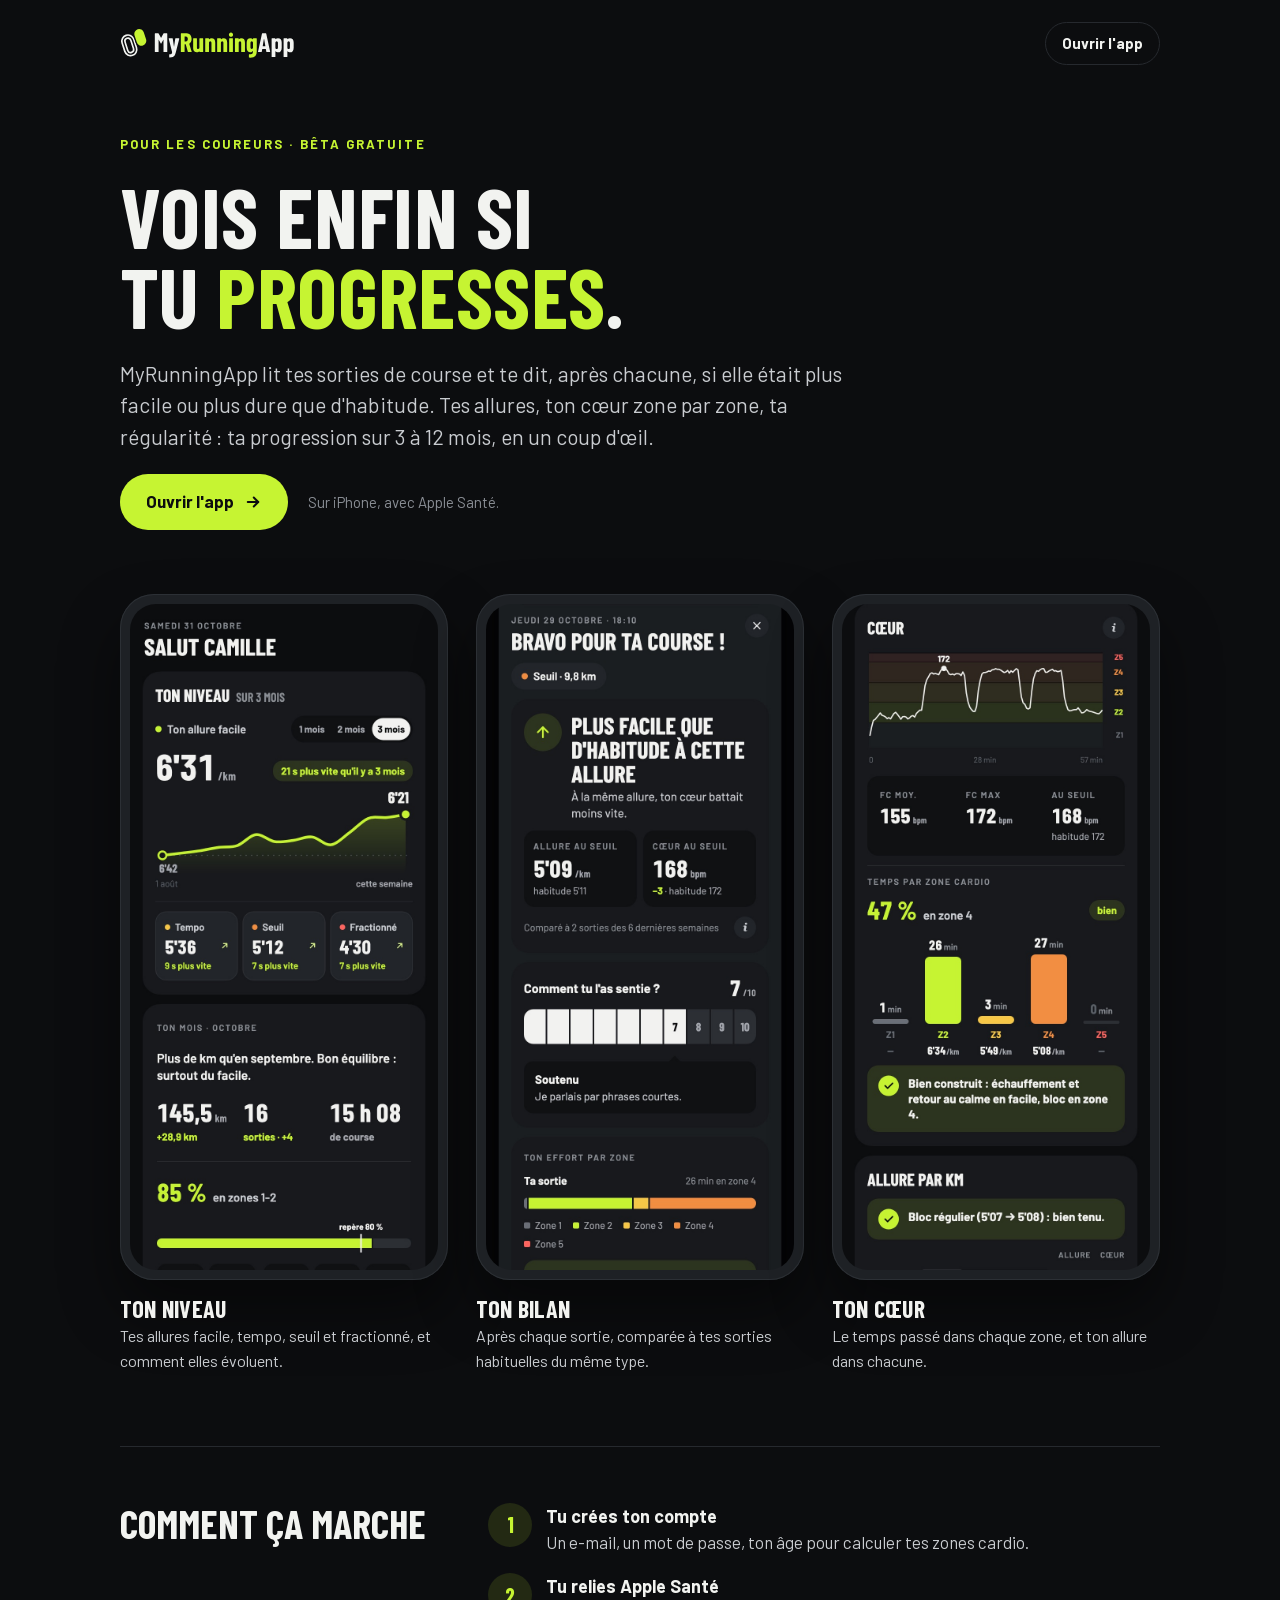
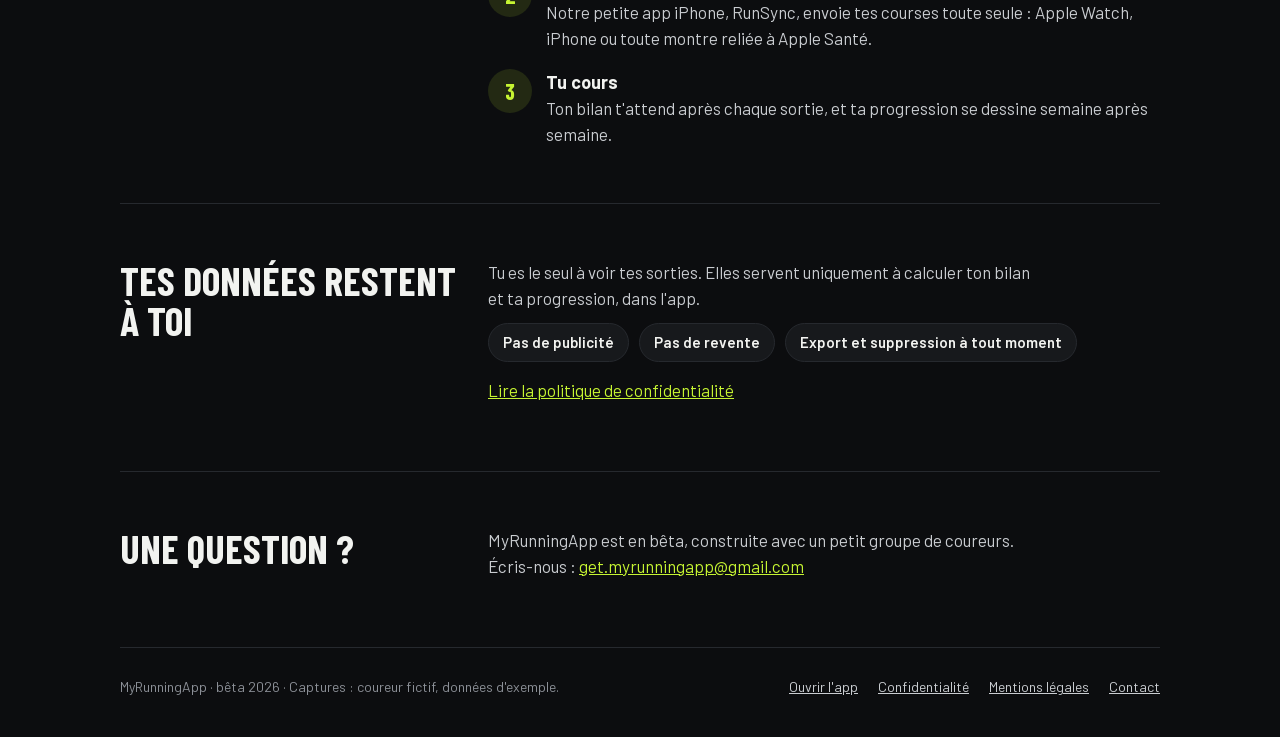
<file: index.html>
<!DOCTYPE html>
<html lang="fr">
<head>
<meta charset="UTF-8">
<meta name="viewport" content="width=device-width, initial-scale=1.0, viewport-fit=cover">
<title>MyRunningApp</title>
<meta name="description" content="MyRunningApp lit tes sorties de course et te montre, après chacune, si tu progresses : ton bilan, tes allures, ton cœur zone par zone, ta régularité.">
<link rel="icon" type="image/png" href="web/icons/favicon-32.png">
<link rel="apple-touch-icon" href="web/icons/apple-touch-icon.png">
<meta name="theme-color" content="#0C0D0F">
<!-- Page de présentation (30/10/2026, demande d'accès au programme développeurs Garmin) : elle remplace l'ancienne redirection
     vers web/index.html. L'app reste à web/ (RunSync et l'écran d'accueil de l'iPhone y pointent directement).
     Captures : coureur fictif « Camille », données d'exemple (aucune vraie donnée). -->
<style>
@font-face{font-family:"Barlow";font-weight:400;font-display:swap;src:url(web/fonts/barlow-400.woff2) format("woff2")}
@font-face{font-family:"Barlow";font-weight:500;font-display:swap;src:url(web/fonts/barlow-500.woff2) format("woff2")}
@font-face{font-family:"Barlow";font-weight:600;font-display:swap;src:url(web/fonts/barlow-600.woff2) format("woff2")}
@font-face{font-family:"Barlow";font-weight:700;font-display:swap;src:url(web/fonts/barlow-700.woff2) format("woff2")}
@font-face{font-family:"Barlow Condensed";font-weight:700;font-display:swap;src:url(web/fonts/barlow-condensed-700.woff2) format("woff2")}
:root{--bg:#0C0D0F;--surface:#17191C;--sunken:#0F1113;--line:#26292E;--text:#F2F3F0;--text-2:#C9CCD0;--muted:#8B8F96;--accent:#C6F432;--accent-soft:rgba(198,244,50,.12);--on-accent:#0C0D0F;
  --cond:"Barlow Condensed","Barlow",system-ui,sans-serif}
*{box-sizing:border-box}
html,body{margin:0;background:var(--bg);color:var(--text);font-family:"Barlow",system-ui,-apple-system,sans-serif;font-size:17px;line-height:1.5;-webkit-text-size-adjust:100%}
a{color:var(--accent)}
a:focus-visible,.btn:focus-visible{outline:2px solid var(--accent);outline-offset:3px}
.page{max-width:1080px;margin:0 auto;padding:0 20px}
header.barre{display:flex;align-items:center;justify-content:space-between;gap:16px;padding:22px 0}
header.barre img{height:30px;width:auto;display:block}
.lien-app{font-weight:700;font-size:15px;text-decoration:none;color:var(--text);border:1.5px solid var(--line);border-radius:999px;padding:9px 16px;white-space:nowrap}
.lien-app:hover{border-color:var(--accent);color:var(--accent)}
.hero{padding:48px 0 40px;display:flex;flex-direction:column;gap:22px;max-width:760px}
.sur{font-size:13px;letter-spacing:.16em;text-transform:uppercase;color:var(--accent);font-weight:700}
h1{margin:0;font-family:var(--cond);font-weight:700;text-transform:uppercase;font-size:clamp(44px,8vw,84px);line-height:.95;letter-spacing:.005em;text-wrap:balance}
h1 em{font-style:normal;color:var(--accent)}
.lead{margin:0;font-size:clamp(18px,2.2vw,21px);color:var(--text-2);max-width:62ch}
.actions{display:flex;flex-wrap:wrap;align-items:center;gap:14px 20px}
.btn{display:inline-flex;align-items:center;gap:10px;background:var(--accent);color:var(--on-accent);font-weight:700;font-size:17px;text-decoration:none;border-radius:999px;padding:15px 26px}
.btn svg{flex:none}
.note{font-size:15px;color:var(--muted)}
.ecrans{display:grid;grid-template-columns:repeat(3,minmax(0,1fr));gap:28px;padding:24px 0 72px}
figure{margin:0;display:flex;flex-direction:column;gap:16px}
.tel{border-radius:34px;padding:10px;background:#1E2125;box-shadow:0 30px 60px rgba(0,0,0,.45),inset 0 0 0 1px #2C3035}
.tel img{display:block;width:100%;height:auto;border-radius:26px;aspect-ratio:780/1688}
figcaption b{display:block;font-family:var(--cond);font-size:24px;text-transform:uppercase;letter-spacing:.01em;line-height:1.1}
figcaption span{color:var(--text-2);font-size:16px}
section.bloc{border-top:1px solid var(--line);padding:56px 0;display:grid;grid-template-columns:minmax(0,1fr) minmax(0,2fr);gap:32px}
h2{margin:0;font-family:var(--cond);font-weight:700;text-transform:uppercase;font-size:clamp(30px,4vw,40px);line-height:1}
.etapes{list-style:none;margin:0;padding:0;display:grid;gap:18px;counter-reset:e}
.etapes li{counter-increment:e;display:grid;grid-template-columns:44px 1fr;gap:14px;align-items:start}
.etapes li::before{content:counter(e);width:44px;height:44px;border-radius:50%;background:var(--accent-soft);color:var(--accent);font-family:var(--cond);font-weight:700;font-size:22px;display:flex;align-items:center;justify-content:center}
.etapes b{display:block;font-size:18px}
.etapes span,.texte p{color:var(--text-2)}
.texte p{margin:0 0 12px;max-width:62ch}
.points{display:flex;flex-wrap:wrap;gap:10px;margin-top:6px}
.points span{background:var(--surface);border:1px solid var(--line);border-radius:999px;padding:7px 14px;font-size:15px;font-weight:600;color:var(--text)}
footer{border-top:1px solid var(--line);padding:28px 0 calc(40px + env(safe-area-inset-bottom,0px));display:flex;flex-wrap:wrap;justify-content:space-between;gap:12px 24px;color:var(--muted);font-size:14px}
footer nav{display:flex;flex-wrap:wrap;gap:8px 20px}
footer a{color:var(--text-2)}
@media (max-width:820px){
  .ecrans{grid-template-columns:none;grid-auto-flow:column;grid-auto-columns:min(74vw,300px);overflow-x:auto;scroll-snap-type:x mandatory;scroll-padding-inline:20px;padding-bottom:40px;margin:0 -20px;padding-left:20px;padding-right:20px}
  figure{scroll-snap-align:start}
  section.bloc{grid-template-columns:none;gap:22px;padding:44px 0}
  .hero{padding:28px 0 32px}
}
@media (prefers-reduced-motion:no-preference){.btn,.lien-app{transition:transform .15s ease,border-color .15s ease,color .15s ease}.btn:hover{transform:translateY(-1px)}}
</style>
</head>
<body>
<div class="page">
  <header class="barre">
    <img src="web/logo/logo-horizontal-couleur.svg" alt="MyRunningApp" width="180" height="30">
    <a class="lien-app" href="web/index.html">Ouvrir l'app</a>
  </header>

  <main>
    <section class="hero">
      <span class="sur">Pour les coureurs · bêta gratuite</span>
      <h1>Vois enfin si tu <em>progresses</em>.</h1>
      <p class="lead">MyRunningApp lit tes sorties de course et te dit, après chacune, si elle était plus facile ou plus dure que d'habitude. Tes allures, ton cœur zone par zone, ta régularité : ta progression sur 3 à 12 mois, en un coup d'œil.</p>
      <div class="actions">
        <a class="btn" href="web/index.html">Ouvrir l'app
          <svg width="18" height="18" viewBox="0 0 24 24" fill="none" stroke="currentColor" stroke-width="2.6" stroke-linecap="round" stroke-linejoin="round" aria-hidden="true"><path d="M5 12h14"/><path d="M13 6l6 6-6 6"/></svg></a>
        <span class="note">Sur iPhone, avec Apple Santé.</span>
      </div>
    </section>

    <div class="ecrans" role="list" aria-label="Écrans de l'app">
      <figure role="listitem">
        <div class="tel"><img src="presentation/ecran-niveau.jpg" width="780" height="1688" alt="Accueil de l'app : ton allure facile sur 3 mois, 21 secondes plus vite, et tes allures au tempo, au seuil et en fractionné." loading="lazy"></div>
        <figcaption><b>Ton niveau</b><span>Tes allures facile, tempo, seuil et fractionné, et comment elles évoluent.</span></figcaption>
      </figure>
      <figure role="listitem">
        <div class="tel"><img src="presentation/ecran-bilan.jpg" width="780" height="1688" alt="Bilan d'une sortie : plus facile que d'habitude à cette allure, avec l'allure et le cœur au seuil comparés à l'habitude." loading="lazy"></div>
        <figcaption><b>Ton bilan</b><span>Après chaque sortie, comparée à tes sorties habituelles du même type.</span></figcaption>
      </figure>
      <figure role="listitem">
        <div class="tel"><img src="presentation/ecran-coeur.jpg" width="780" height="1688" alt="Détail d'une sortie : courbe du cœur sur les zones, temps passé dans chaque zone et allure dans chaque zone." loading="lazy"></div>
        <figcaption><b>Ton cœur</b><span>Le temps passé dans chaque zone, et ton allure dans chacune.</span></figcaption>
      </figure>
    </div>

    <section class="bloc" aria-labelledby="t-marche">
      <h2 id="t-marche">Comment ça marche</h2>
      <ol class="etapes">
        <li><div><b>Tu crées ton compte</b><span>Un e-mail, un mot de passe, ton âge pour calculer tes zones cardio.</span></div></li>
        <li><div><b>Tu relies Apple Santé</b><span>Notre petite app iPhone, RunSync, envoie tes courses toute seule : Apple Watch, iPhone ou toute montre reliée à Apple Santé.</span></div></li>
        <li><div><b>Tu cours</b><span>Ton bilan t'attend après chaque sortie, et ta progression se dessine semaine après semaine.</span></div></li>
      </ol>
    </section>

    <section class="bloc" aria-labelledby="t-donnees">
      <h2 id="t-donnees">Tes données restent à toi</h2>
      <div class="texte">
        <p>Tu es le seul à voir tes sorties. Elles servent uniquement à calculer ton bilan et ta progression, dans l'app.</p>
        <div class="points"><span>Pas de publicité</span><span>Pas de revente</span><span>Export et suppression à tout moment</span></div>
        <p style="margin-top:16px"><a href="web/confidentialite.html">Lire la politique de confidentialité</a></p>
      </div>
    </section>

    <section class="bloc" aria-labelledby="t-contact">
      <h2 id="t-contact">Une question ?</h2>
      <div class="texte">
        <p>MyRunningApp est en bêta, construite avec un petit groupe de coureurs. Écris-nous : <a href="mailto:get.myrunningapp@gmail.com">get.myrunningapp@gmail.com</a></p>
      </div>
    </section>
  </main>

  <footer>
    <span>MyRunningApp · bêta 2026 · Captures : coureur fictif, données d'exemple.</span>
    <nav aria-label="Liens"><a href="web/index.html">Ouvrir l'app</a><a href="web/confidentialite.html">Confidentialité</a><a href="web/conditions.html">Mentions légales</a><a href="mailto:get.myrunningapp@gmail.com">Contact</a></nav>
  </footer>
</div>
</body>
</html>
</file>
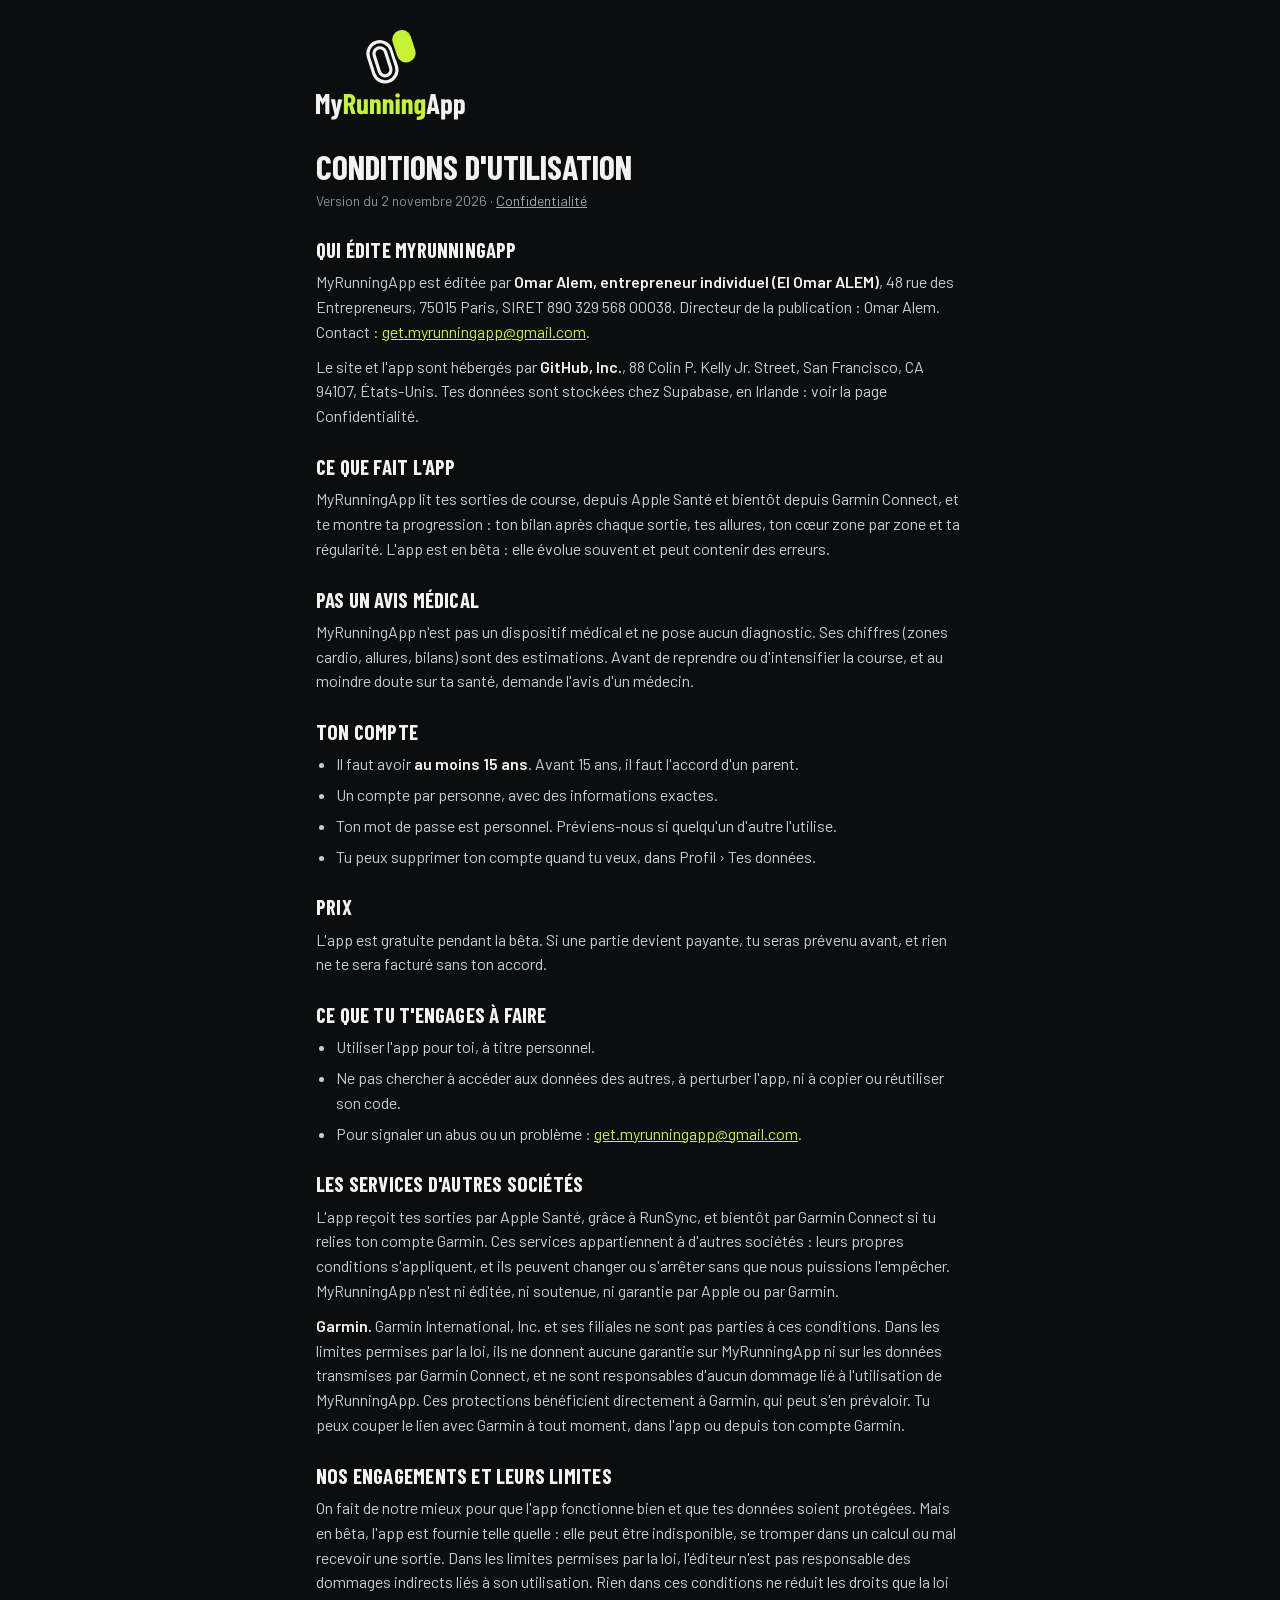
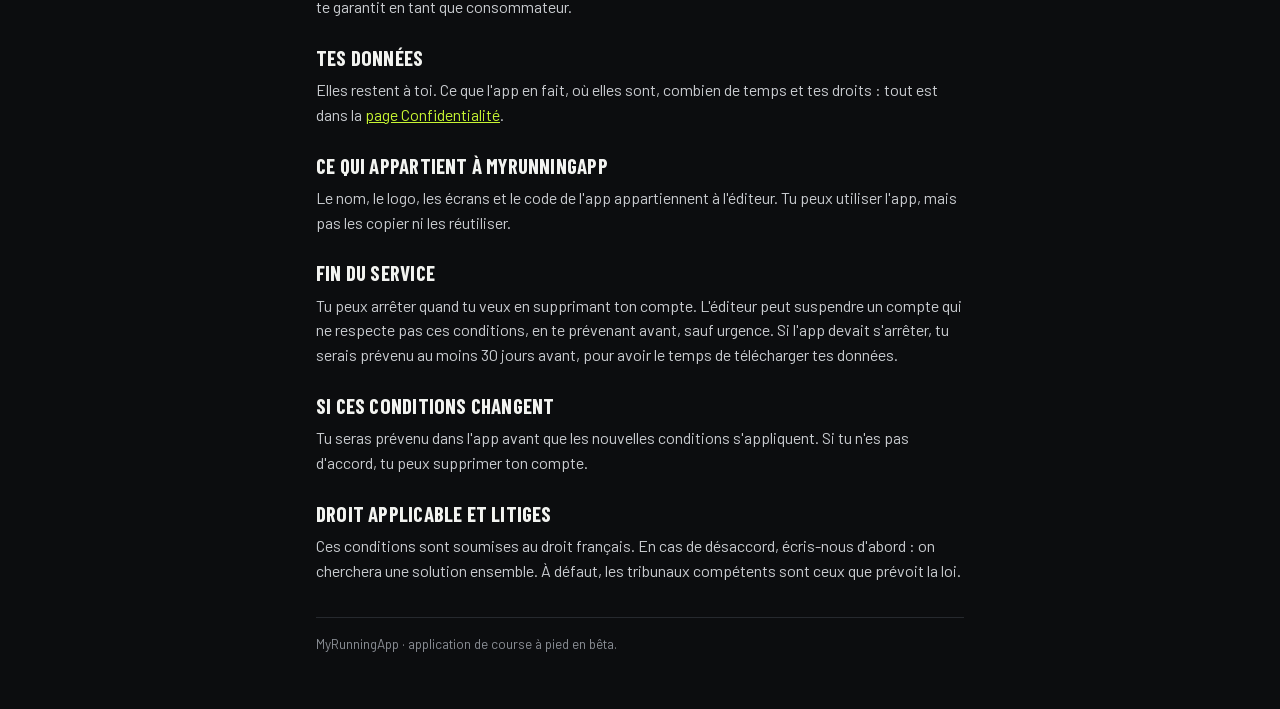
<file: web/conditions.html>
<!DOCTYPE html>
<html lang="fr">
<head>
<meta charset="UTF-8">
<meta name="viewport" content="width=device-width, initial-scale=1.0, viewport-fit=cover">
<title>Conditions d'utilisation · MyRunningApp</title>
<meta name="description" content="Les règles d'utilisation de MyRunningApp, qui l'édite, et ce que chacun s'engage à faire.">
<meta name="theme-color" content="#0C0D0F">
<link rel="icon" type="image/png" sizes="32x32" href="icons/favicon-32.png">
<!-- Conditions d'utilisation et mentions légales (validées par Omar le 02/11/2026). Exigées par le contrat Garmin (section 5.3 : un
     contrat écrit avec chaque utilisateur, qui protège Garmin au moins autant que le contrat) ; utiles aussi pour l'App Store.
     Même structure que confidentialite.html : l'app pourra lire le bloc #cgu-text. -->
<style>
@font-face{font-family:"Barlow";font-style:normal;font-weight:400;font-display:swap;src:url(fonts/barlow-400.woff2) format("woff2")}
@font-face{font-family:"Barlow";font-style:normal;font-weight:600;font-display:swap;src:url(fonts/barlow-600.woff2) format("woff2")}
@font-face{font-family:"Barlow Condensed";font-style:normal;font-weight:700;font-display:swap;src:url(fonts/barlow-condensed-700.woff2) format("woff2")}
:root{--bg:#0C0D0F;--surface:#17191C;--line:#26292E;--text:#F2F3F0;--text-2:#C9CCD0;--text-3:#A3A7AD;--text-muted:#8B8F96;--accent:#C6F432;--attention:#CBAAFF}
*{box-sizing:border-box}
body{margin:0;background:var(--bg);color:var(--text);font:400 16px/1.55 "Barlow",system-ui,sans-serif;-webkit-text-size-adjust:100%}
main{max-width:680px;margin:0 auto;padding:max(28px,env(safe-area-inset-top)) 16px calc(40px + env(safe-area-inset-bottom))}
.logo{display:block;width:150px;height:auto;margin-bottom:28px}
h1{font:700 34px/1.05 "Barlow Condensed",sans-serif;text-transform:uppercase;margin:0 0 6px;text-wrap:balance}
.upd{color:var(--text-muted);font-size:14px;margin:0 0 26px}
.upd a{color:var(--text-3)}
#cgu-text h2{font:700 21px/1.15 "Barlow Condensed",sans-serif;text-transform:uppercase;letter-spacing:.01em;margin:26px 0 8px;color:var(--text)}
#cgu-text p,#cgu-text li{color:var(--text-2)}
#cgu-text p{margin:0 0 10px}
#cgu-text ul{margin:0 0 10px;padding-left:20px}
#cgu-text li{margin:0 0 6px}
#cgu-text b{color:var(--text);font-weight:600}
#cgu-text a{color:var(--accent)}
.a-remplir{background:rgba(203,170,255,.18);color:var(--attention);border-radius:4px;padding:0 4px}
.foot{margin-top:34px;padding-top:16px;border-top:1px solid var(--line);color:var(--text-muted);font-size:13.5px}
</style>
</head>
<body>
<main>
  <img class="logo" src="logo/logo-vertical-couleur.svg" alt="MyRunningApp" width="150" height="93">
  <h1>Conditions d'utilisation</h1>
  <p class="upd">Version du 2 novembre 2026 · <a href="confidentialite.html">Confidentialité</a></p>
  <article id="cgu-text">
    <h2>Qui édite MyRunningApp</h2>
    <p>MyRunningApp est éditée par <b>Omar Alem, entrepreneur individuel (EI Omar ALEM)</b>, 48 rue des Entrepreneurs, 75015 Paris, SIRET 890 329 568 00038. Directeur de la publication : Omar Alem. Contact : <a href="mailto:get.myrunningapp@gmail.com">get.myrunningapp@gmail.com</a>.</p>
    <p>Le site et l'app sont hébergés par <b>GitHub, Inc.</b>, 88 Colin P. Kelly Jr. Street, San Francisco, CA 94107, États-Unis. Tes données sont stockées chez Supabase, en Irlande : voir la page Confidentialité.</p>

    <h2>Ce que fait l'app</h2>
    <p>MyRunningApp lit tes sorties de course, depuis Apple Santé et bientôt depuis Garmin Connect, et te montre ta progression : ton bilan après chaque sortie, tes allures, ton cœur zone par zone et ta régularité. L'app est en bêta : elle évolue souvent et peut contenir des erreurs.</p>

    <h2>Pas un avis médical</h2>
    <p>MyRunningApp n'est pas un dispositif médical et ne pose aucun diagnostic. Ses chiffres (zones cardio, allures, bilans) sont des estimations. Avant de reprendre ou d'intensifier la course, et au moindre doute sur ta santé, demande l'avis d'un médecin.</p>

    <h2>Ton compte</h2>
    <ul>
      <li>Il faut avoir <b>au moins 15 ans</b>. Avant 15 ans, il faut l'accord d'un parent.</li>
      <li>Un compte par personne, avec des informations exactes.</li>
      <li>Ton mot de passe est personnel. Préviens-nous si quelqu'un d'autre l'utilise.</li>
      <li>Tu peux supprimer ton compte quand tu veux, dans Profil › Tes données.</li>
    </ul>

    <h2>Prix</h2>
    <p>L'app est gratuite pendant la bêta. Si une partie devient payante, tu seras prévenu avant, et rien ne te sera facturé sans ton accord.</p>

    <h2>Ce que tu t'engages à faire</h2>
    <ul>
      <li>Utiliser l'app pour toi, à titre personnel.</li>
      <li>Ne pas chercher à accéder aux données des autres, à perturber l'app, ni à copier ou réutiliser son code.</li>
      <li>Pour signaler un abus ou un problème : <a href="mailto:get.myrunningapp@gmail.com">get.myrunningapp@gmail.com</a>.</li>
    </ul>

    <h2>Les services d'autres sociétés</h2>
    <p>L'app reçoit tes sorties par Apple Santé, grâce à RunSync, et bientôt par Garmin Connect si tu relies ton compte Garmin. Ces services appartiennent à d'autres sociétés : leurs propres conditions s'appliquent, et ils peuvent changer ou s'arrêter sans que nous puissions l'empêcher. MyRunningApp n'est ni éditée, ni soutenue, ni garantie par Apple ou par Garmin.</p>
    <p><b>Garmin.</b> Garmin International, Inc. et ses filiales ne sont pas parties à ces conditions. Dans les limites permises par la loi, ils ne donnent aucune garantie sur MyRunningApp ni sur les données transmises par Garmin Connect, et ne sont responsables d'aucun dommage lié à l'utilisation de MyRunningApp. Ces protections bénéficient directement à Garmin, qui peut s'en prévaloir. Tu peux couper le lien avec Garmin à tout moment, dans l'app ou depuis ton compte Garmin.</p>

    <h2>Nos engagements et leurs limites</h2>
    <p>On fait de notre mieux pour que l'app fonctionne bien et que tes données soient protégées. Mais en bêta, l'app est fournie telle quelle : elle peut être indisponible, se tromper dans un calcul ou mal recevoir une sortie. Dans les limites permises par la loi, l'éditeur n'est pas responsable des dommages indirects liés à son utilisation. Rien dans ces conditions ne réduit les droits que la loi te garantit en tant que consommateur.</p>

    <h2>Tes données</h2>
    <p>Elles restent à toi. Ce que l'app en fait, où elles sont, combien de temps et tes droits : tout est dans la <a href="confidentialite.html">page Confidentialité</a>.</p>

    <h2>Ce qui appartient à MyRunningApp</h2>
    <p>Le nom, le logo, les écrans et le code de l'app appartiennent à l'éditeur. Tu peux utiliser l'app, mais pas les copier ni les réutiliser.</p>

    <h2>Fin du service</h2>
    <p>Tu peux arrêter quand tu veux en supprimant ton compte. L'éditeur peut suspendre un compte qui ne respecte pas ces conditions, en te prévenant avant, sauf urgence. Si l'app devait s'arrêter, tu serais prévenu au moins 30 jours avant, pour avoir le temps de télécharger tes données.</p>

    <h2>Si ces conditions changent</h2>
    <p>Tu seras prévenu dans l'app avant que les nouvelles conditions s'appliquent. Si tu n'es pas d'accord, tu peux supprimer ton compte.</p>

    <h2>Droit applicable et litiges</h2>
    <p>Ces conditions sont soumises au droit français. En cas de désaccord, écris-nous d'abord : on cherchera une solution ensemble. À défaut, les tribunaux compétents sont ceux que prévoit la loi.</p>
  </article>
  <p class="foot">MyRunningApp · application de course à pied en bêta.</p>
</main>
</body>
</html>
</file>
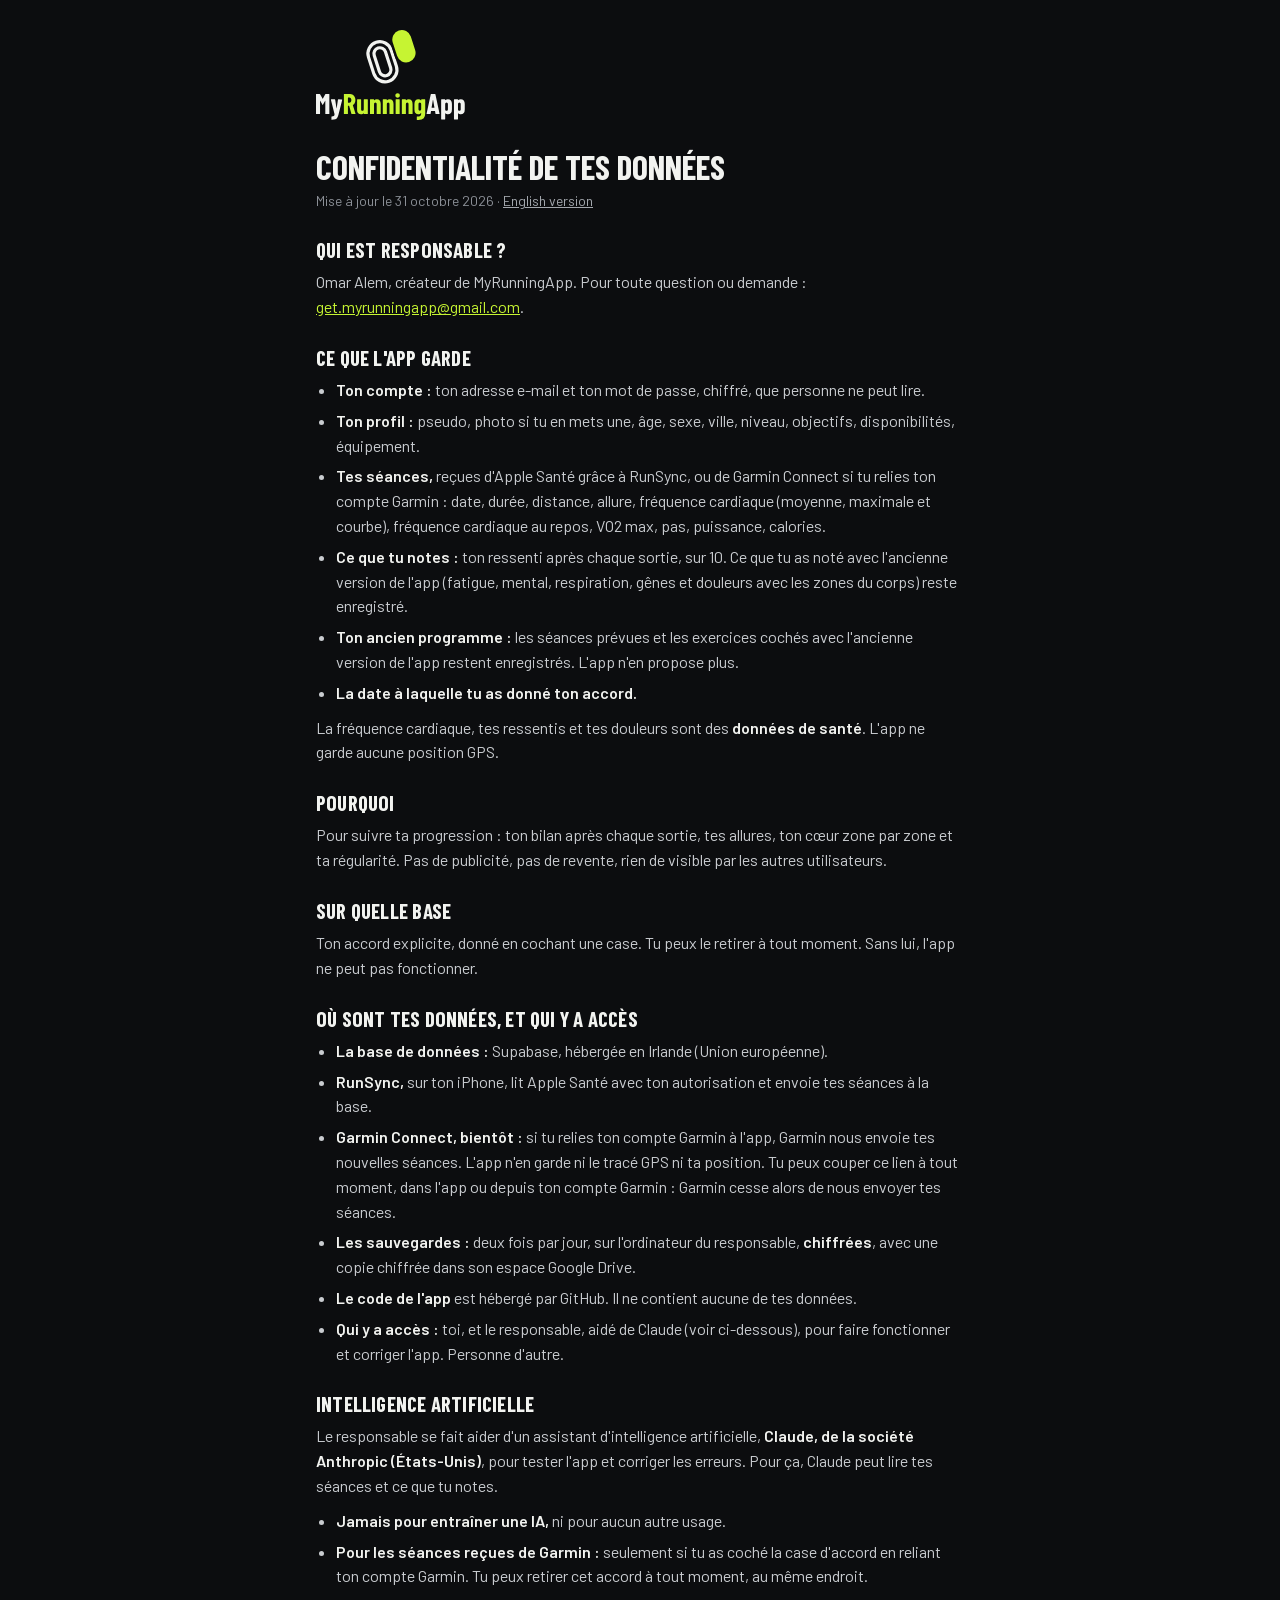
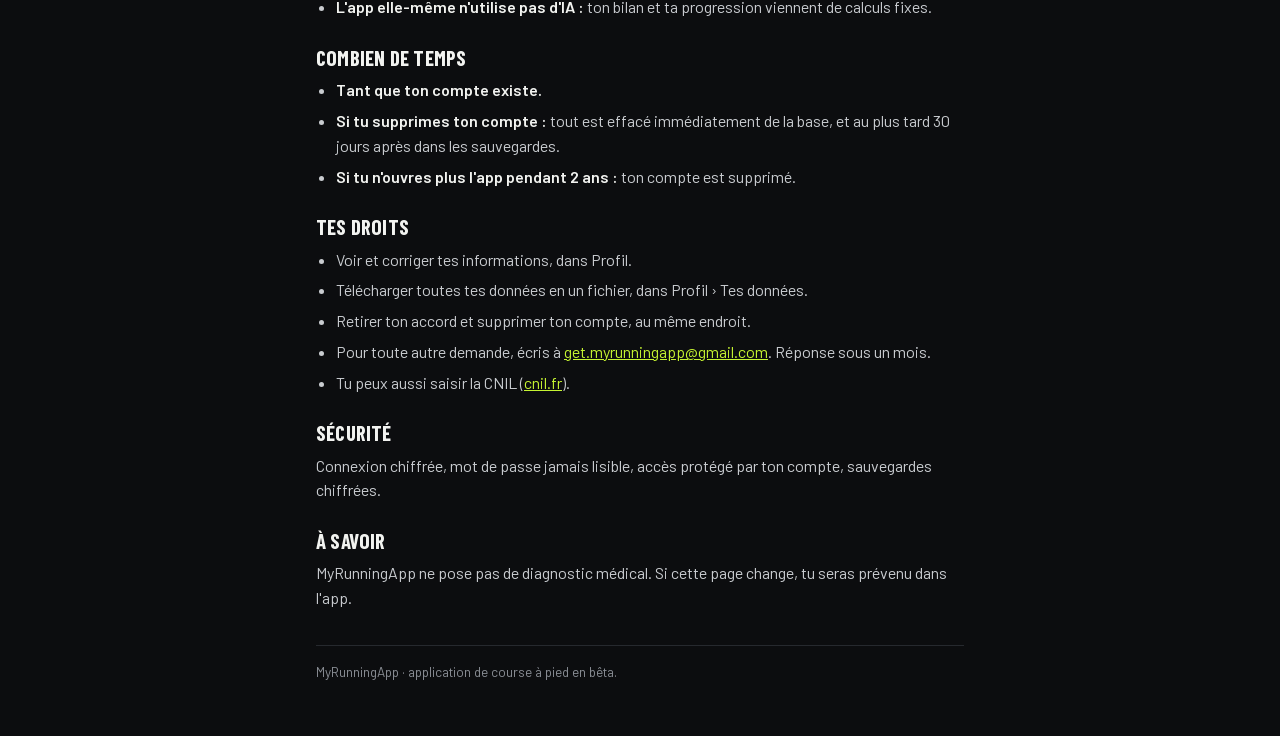
<file: web/confidentialite.html>
<!DOCTYPE html>
<html lang="fr">
<head>
<meta charset="UTF-8">
<meta name="viewport" content="width=device-width, initial-scale=1.0, viewport-fit=cover">
<title>Confidentialité · MyRunningApp</title>
<meta name="description" content="Ce que MyRunningApp garde de tes données, pourquoi, où, combien de temps, et tes droits.">
<meta name="theme-color" content="#0C0D0F">
<link rel="icon" type="image/png" sizes="32x32" href="icons/favicon-32.png">
<!-- Page publique (A6, texte validé par Omar le 13/10/2026). Elle sert aussi d'adresse de confidentialité pour RunSync
     (App Store Connect, HealthKit). L'app l'ouvre dans une fenêtre : elle lit seulement le bloc #privacy-text, donc tout
     le texte reste ici, en un seul endroit. À chaque changement du texte : mettre à jour la date et prévenir les utilisateurs dans l'app.
     Version anglaise : privacy.html (adresse donnée à Garmin le 31/10/2026), à garder identique à ce texte. -->
<style>
@font-face{font-family:"Barlow";font-style:normal;font-weight:400;font-display:swap;src:url(fonts/barlow-400.woff2) format("woff2")}
@font-face{font-family:"Barlow";font-style:normal;font-weight:600;font-display:swap;src:url(fonts/barlow-600.woff2) format("woff2")}
@font-face{font-family:"Barlow Condensed";font-style:normal;font-weight:700;font-display:swap;src:url(fonts/barlow-condensed-700.woff2) format("woff2")}
:root{--bg:#0C0D0F;--surface:#17191C;--line:#26292E;--text:#F2F3F0;--text-2:#C9CCD0;--text-3:#A3A7AD;--text-muted:#8B8F96;--accent:#C6F432}
*{box-sizing:border-box}
body{margin:0;background:var(--bg);color:var(--text);font:400 16px/1.55 "Barlow",system-ui,sans-serif;-webkit-text-size-adjust:100%}
main{max-width:680px;margin:0 auto;padding:max(28px,env(safe-area-inset-top)) 16px calc(40px + env(safe-area-inset-bottom))}
.logo{display:block;width:150px;height:auto;margin-bottom:28px}
h1{font:700 34px/1.05 "Barlow Condensed",sans-serif;text-transform:uppercase;margin:0 0 6px;text-wrap:balance}
.upd{color:var(--text-muted);font-size:14px;margin:0 0 26px}
.upd a{color:var(--text-3)}
#privacy-text h2{font:700 21px/1.15 "Barlow Condensed",sans-serif;text-transform:uppercase;letter-spacing:.01em;margin:26px 0 8px;color:var(--text)}
#privacy-text p,#privacy-text li{color:var(--text-2)}
#privacy-text p{margin:0 0 10px}
#privacy-text ul{margin:0 0 10px;padding-left:20px}
#privacy-text li{margin:0 0 6px}
#privacy-text b{color:var(--text);font-weight:600}
#privacy-text a{color:var(--accent)}
.foot{margin-top:34px;padding-top:16px;border-top:1px solid var(--line);color:var(--text-muted);font-size:13.5px}
</style>
</head>
<body>
<main>
  <img class="logo" src="logo/logo-vertical-couleur.svg" alt="MyRunningApp" width="150" height="93">
  <h1>Confidentialité de tes données</h1>
  <p class="upd">Mise à jour le 31 octobre 2026 · <a href="privacy.html" hreflang="en" lang="en">English version</a></p>
  <article id="privacy-text">
    <h2>Qui est responsable ?</h2>
    <p>Omar Alem, créateur de MyRunningApp. Pour toute question ou demande : <a href="mailto:get.myrunningapp@gmail.com">get.myrunningapp@gmail.com</a>.</p>

    <h2>Ce que l'app garde</h2>
    <ul>
      <li><b>Ton compte :</b> ton adresse e-mail et ton mot de passe, chiffré, que personne ne peut lire.</li>
      <li><b>Ton profil :</b> pseudo, photo si tu en mets une, âge, sexe, ville, niveau, objectifs, disponibilités, équipement.</li>
      <li><b>Tes séances,</b> reçues d'Apple Santé grâce à RunSync, ou de Garmin Connect si tu relies ton compte Garmin : date, durée, distance, allure, fréquence cardiaque (moyenne, maximale et courbe), fréquence cardiaque au repos, VO2 max, pas, puissance, calories.</li>
      <li><b>Ce que tu notes :</b> ton ressenti après chaque sortie, sur 10. Ce que tu as noté avec l'ancienne version de l'app (fatigue, mental, respiration, gênes et douleurs avec les zones du corps) reste enregistré.</li>
      <li><b>Ton ancien programme :</b> les séances prévues et les exercices cochés avec l'ancienne version de l'app restent enregistrés. L'app n'en propose plus.</li>
      <li><b>La date à laquelle tu as donné ton accord.</b></li>
    </ul>
    <p>La fréquence cardiaque, tes ressentis et tes douleurs sont des <b>données de santé</b>. L'app ne garde aucune position GPS.</p>

    <h2>Pourquoi</h2>
    <p>Pour suivre ta progression : ton bilan après chaque sortie, tes allures, ton cœur zone par zone et ta régularité. Pas de publicité, pas de revente, rien de visible par les autres utilisateurs.</p>

    <h2>Sur quelle base</h2>
    <p>Ton accord explicite, donné en cochant une case. Tu peux le retirer à tout moment. Sans lui, l'app ne peut pas fonctionner.</p>

    <h2>Où sont tes données, et qui y a accès</h2>
    <ul>
      <li><b>La base de données :</b> Supabase, hébergée en Irlande (Union européenne).</li>
      <li><b>RunSync,</b> sur ton iPhone, lit Apple Santé avec ton autorisation et envoie tes séances à la base.</li>
      <li><b>Garmin Connect, bientôt :</b> si tu relies ton compte Garmin à l'app, Garmin nous envoie tes nouvelles séances. L'app n'en garde ni le tracé GPS ni ta position. Tu peux couper ce lien à tout moment, dans l'app ou depuis ton compte Garmin : Garmin cesse alors de nous envoyer tes séances.</li>
      <li><b>Les sauvegardes :</b> deux fois par jour, sur l'ordinateur du responsable, <b>chiffrées</b>, avec une copie chiffrée dans son espace Google Drive.</li>
      <li><b>Le code de l'app</b> est hébergé par GitHub. Il ne contient aucune de tes données.</li>
      <li><b>Qui y a accès :</b> toi, et le responsable, aidé de Claude (voir ci-dessous), pour faire fonctionner et corriger l'app. Personne d'autre.</li>
    </ul>

    <h2>Intelligence artificielle</h2>
    <p>Le responsable se fait aider d'un assistant d'intelligence artificielle, <b>Claude, de la société Anthropic (États-Unis)</b>, pour tester l'app et corriger les erreurs. Pour ça, Claude peut lire tes séances et ce que tu notes.</p>
    <ul>
      <li><b>Jamais pour entraîner une IA,</b> ni pour aucun autre usage.</li>
      <li><b>Pour les séances reçues de Garmin :</b> seulement si tu as coché la case d'accord en reliant ton compte Garmin. Tu peux retirer cet accord à tout moment, au même endroit.</li>
      <li><b>L'app elle-même n'utilise pas d'IA :</b> ton bilan et ta progression viennent de calculs fixes.</li>
    </ul>

    <h2>Combien de temps</h2>
    <ul>
      <li><b>Tant que ton compte existe.</b></li>
      <li><b>Si tu supprimes ton compte :</b> tout est effacé immédiatement de la base, et au plus tard 30 jours après dans les sauvegardes.</li>
      <li><b>Si tu n'ouvres plus l'app pendant 2 ans :</b> ton compte est supprimé.</li>
    </ul>

    <h2>Tes droits</h2>
    <ul>
      <li>Voir et corriger tes informations, dans Profil.</li>
      <li>Télécharger toutes tes données en un fichier, dans Profil › Tes données.</li>
      <li>Retirer ton accord et supprimer ton compte, au même endroit.</li>
      <li>Pour toute autre demande, écris à <a href="mailto:get.myrunningapp@gmail.com">get.myrunningapp@gmail.com</a>. Réponse sous un mois.</li>
      <li>Tu peux aussi saisir la CNIL (<a href="https://www.cnil.fr" rel="noopener">cnil.fr</a>).</li>
    </ul>

    <h2>Sécurité</h2>
    <p>Connexion chiffrée, mot de passe jamais lisible, accès protégé par ton compte, sauvegardes chiffrées.</p>

    <h2>À savoir</h2>
    <p>MyRunningApp ne pose pas de diagnostic médical. Si cette page change, tu seras prévenu dans l'app.</p>
  </article>
  <p class="foot">MyRunningApp · application de course à pied en bêta.</p>
</main>
</body>
</html>
</file>
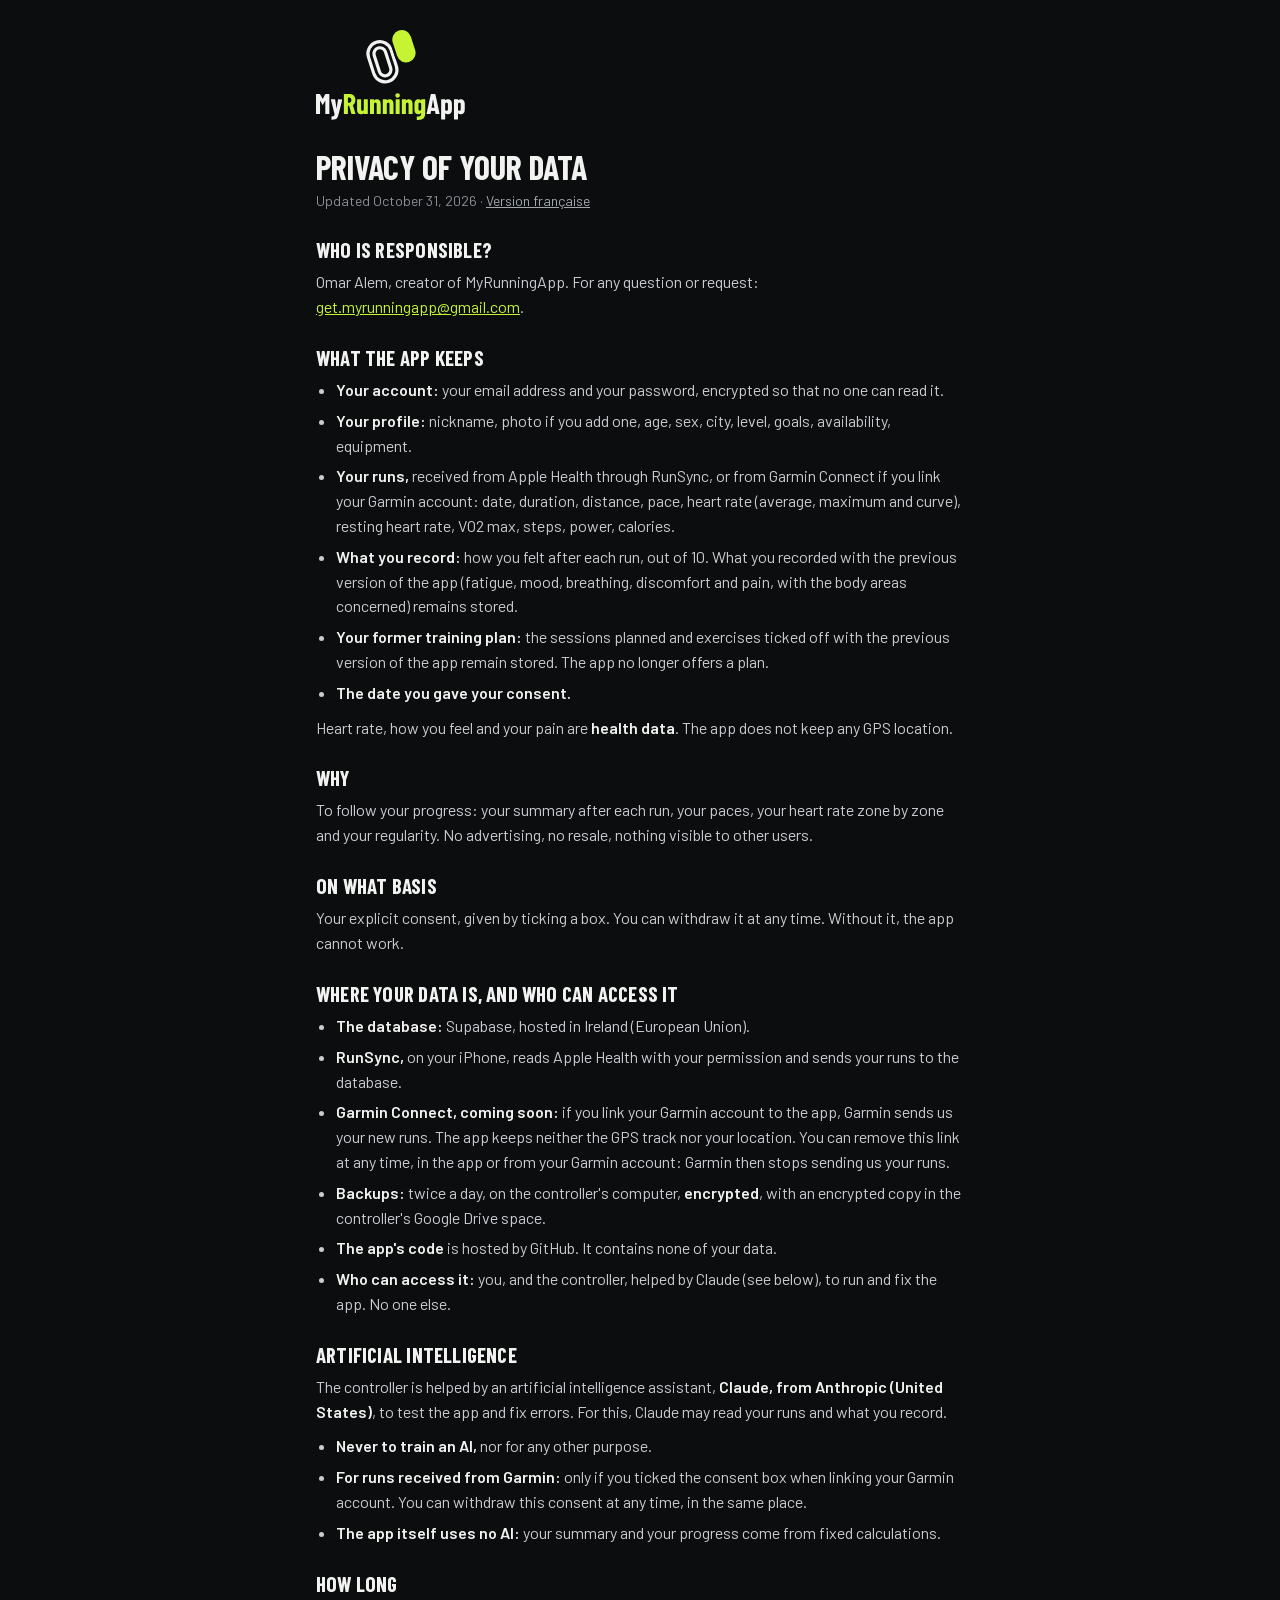
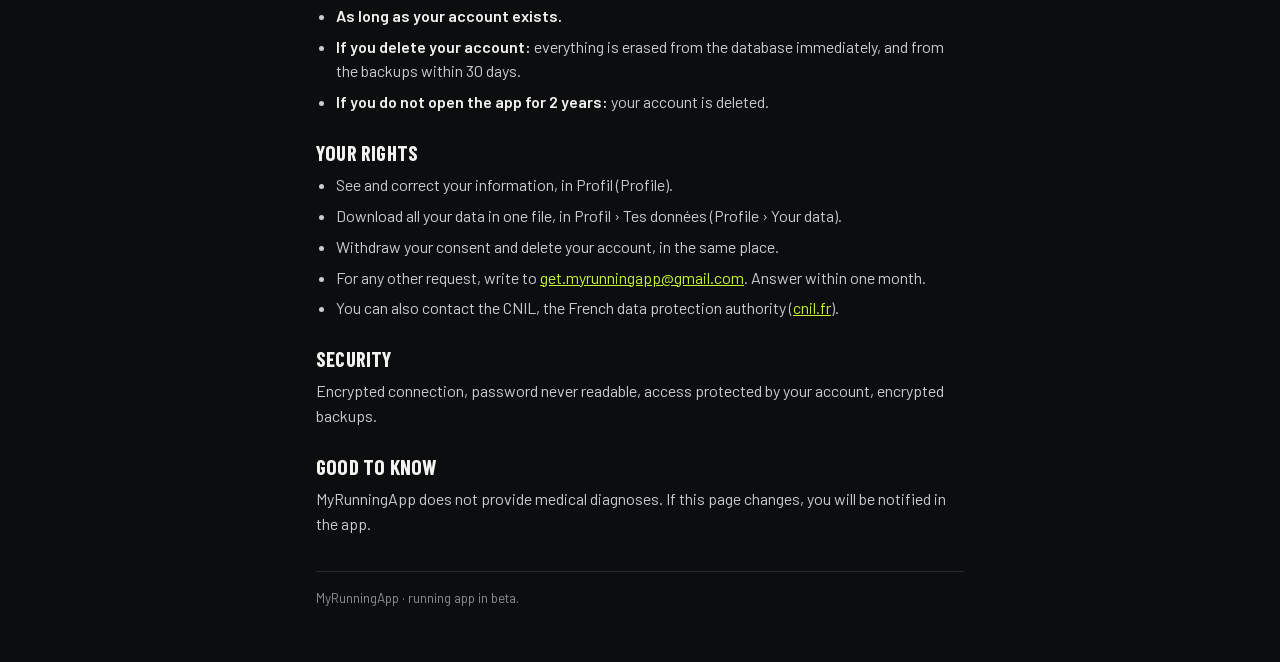
<file: web/privacy.html>
<!DOCTYPE html>
<html lang="en">
<head>
<meta charset="UTF-8">
<meta name="viewport" content="width=device-width, initial-scale=1.0, viewport-fit=cover">
<title>Privacy · MyRunningApp</title>
<meta name="description" content="What MyRunningApp keeps of your data, why, where, for how long, and your rights.">
<meta name="theme-color" content="#0C0D0F">
<link rel="icon" type="image/png" sizes="32x32" href="icons/favicon-32.png">
<link rel="alternate" hreflang="fr" href="confidentialite.html">
<!-- Version anglaise de confidentialite.html (31/10/2026, adresse donnée à Garmin pour la demande d'accès développeur).
     Même texte que la page française : à chaque changement de l'une, mettre l'autre à jour et changer la date sur les deux. -->
<style>
@font-face{font-family:"Barlow";font-style:normal;font-weight:400;font-display:swap;src:url(fonts/barlow-400.woff2) format("woff2")}
@font-face{font-family:"Barlow";font-style:normal;font-weight:600;font-display:swap;src:url(fonts/barlow-600.woff2) format("woff2")}
@font-face{font-family:"Barlow Condensed";font-style:normal;font-weight:700;font-display:swap;src:url(fonts/barlow-condensed-700.woff2) format("woff2")}
:root{--bg:#0C0D0F;--surface:#17191C;--line:#26292E;--text:#F2F3F0;--text-2:#C9CCD0;--text-3:#A3A7AD;--text-muted:#8B8F96;--accent:#C6F432}
*{box-sizing:border-box}
body{margin:0;background:var(--bg);color:var(--text);font:400 16px/1.55 "Barlow",system-ui,sans-serif;-webkit-text-size-adjust:100%}
main{max-width:680px;margin:0 auto;padding:max(28px,env(safe-area-inset-top)) 16px calc(40px + env(safe-area-inset-bottom))}
.logo{display:block;width:150px;height:auto;margin-bottom:28px}
h1{font:700 34px/1.05 "Barlow Condensed",sans-serif;text-transform:uppercase;margin:0 0 6px;text-wrap:balance}
.upd{color:var(--text-muted);font-size:14px;margin:0 0 26px}
.upd a{color:var(--text-3)}
#privacy-text h2{font:700 21px/1.15 "Barlow Condensed",sans-serif;text-transform:uppercase;letter-spacing:.01em;margin:26px 0 8px;color:var(--text)}
#privacy-text p,#privacy-text li{color:var(--text-2)}
#privacy-text p{margin:0 0 10px}
#privacy-text ul{margin:0 0 10px;padding-left:20px}
#privacy-text li{margin:0 0 6px}
#privacy-text b{color:var(--text);font-weight:600}
#privacy-text a{color:var(--accent)}
.foot{margin-top:34px;padding-top:16px;border-top:1px solid var(--line);color:var(--text-muted);font-size:13.5px}
</style>
</head>
<body>
<main>
  <img class="logo" src="logo/logo-vertical-couleur.svg" alt="MyRunningApp" width="150" height="93">
  <h1>Privacy of your data</h1>
  <p class="upd">Updated October 31, 2026 · <a href="confidentialite.html" hreflang="fr" lang="fr">Version française</a></p>
  <article id="privacy-text">
    <h2>Who is responsible?</h2>
    <p>Omar Alem, creator of MyRunningApp. For any question or request: <a href="mailto:get.myrunningapp@gmail.com">get.myrunningapp@gmail.com</a>.</p>

    <h2>What the app keeps</h2>
    <ul>
      <li><b>Your account:</b> your email address and your password, encrypted so that no one can read it.</li>
      <li><b>Your profile:</b> nickname, photo if you add one, age, sex, city, level, goals, availability, equipment.</li>
      <li><b>Your runs,</b> received from Apple Health through RunSync, or from Garmin Connect if you link your Garmin account: date, duration, distance, pace, heart rate (average, maximum and curve), resting heart rate, VO2 max, steps, power, calories.</li>
      <li><b>What you record:</b> how you felt after each run, out of 10. What you recorded with the previous version of the app (fatigue, mood, breathing, discomfort and pain, with the body areas concerned) remains stored.</li>
      <li><b>Your former training plan:</b> the sessions planned and exercises ticked off with the previous version of the app remain stored. The app no longer offers a plan.</li>
      <li><b>The date you gave your consent.</b></li>
    </ul>
    <p>Heart rate, how you feel and your pain are <b>health data</b>. The app does not keep any GPS location.</p>

    <h2>Why</h2>
    <p>To follow your progress: your summary after each run, your paces, your heart rate zone by zone and your regularity. No advertising, no resale, nothing visible to other users.</p>

    <h2>On what basis</h2>
    <p>Your explicit consent, given by ticking a box. You can withdraw it at any time. Without it, the app cannot work.</p>

    <h2>Where your data is, and who can access it</h2>
    <ul>
      <li><b>The database:</b> Supabase, hosted in Ireland (European Union).</li>
      <li><b>RunSync,</b> on your iPhone, reads Apple Health with your permission and sends your runs to the database.</li>
      <li><b>Garmin Connect, coming soon:</b> if you link your Garmin account to the app, Garmin sends us your new runs. The app keeps neither the GPS track nor your location. You can remove this link at any time, in the app or from your Garmin account: Garmin then stops sending us your runs.</li>
      <li><b>Backups:</b> twice a day, on the controller's computer, <b>encrypted</b>, with an encrypted copy in the controller's Google Drive space.</li>
      <li><b>The app's code</b> is hosted by GitHub. It contains none of your data.</li>
      <li><b>Who can access it:</b> you, and the controller, helped by Claude (see below), to run and fix the app. No one else.</li>
    </ul>

    <h2>Artificial intelligence</h2>
    <p>The controller is helped by an artificial intelligence assistant, <b>Claude, from Anthropic (United States)</b>, to test the app and fix errors. For this, Claude may read your runs and what you record.</p>
    <ul>
      <li><b>Never to train an AI,</b> nor for any other purpose.</li>
      <li><b>For runs received from Garmin:</b> only if you ticked the consent box when linking your Garmin account. You can withdraw this consent at any time, in the same place.</li>
      <li><b>The app itself uses no AI:</b> your summary and your progress come from fixed calculations.</li>
    </ul>

    <h2>How long</h2>
    <ul>
      <li><b>As long as your account exists.</b></li>
      <li><b>If you delete your account:</b> everything is erased from the database immediately, and from the backups within 30 days.</li>
      <li><b>If you do not open the app for 2 years:</b> your account is deleted.</li>
    </ul>

    <h2>Your rights</h2>
    <ul>
      <li>See and correct your information, in Profil (Profile).</li>
      <li>Download all your data in one file, in Profil › Tes données (Profile › Your data).</li>
      <li>Withdraw your consent and delete your account, in the same place.</li>
      <li>For any other request, write to <a href="mailto:get.myrunningapp@gmail.com">get.myrunningapp@gmail.com</a>. Answer within one month.</li>
      <li>You can also contact the CNIL, the French data protection authority (<a href="https://www.cnil.fr" rel="noopener">cnil.fr</a>).</li>
    </ul>

    <h2>Security</h2>
    <p>Encrypted connection, password never readable, access protected by your account, encrypted backups.</p>

    <h2>Good to know</h2>
    <p>MyRunningApp does not provide medical diagnoses. If this page changes, you will be notified in the app.</p>
  </article>
  <p class="foot">MyRunningApp · running app in beta.</p>
</main>
</body>
</html>
</file>
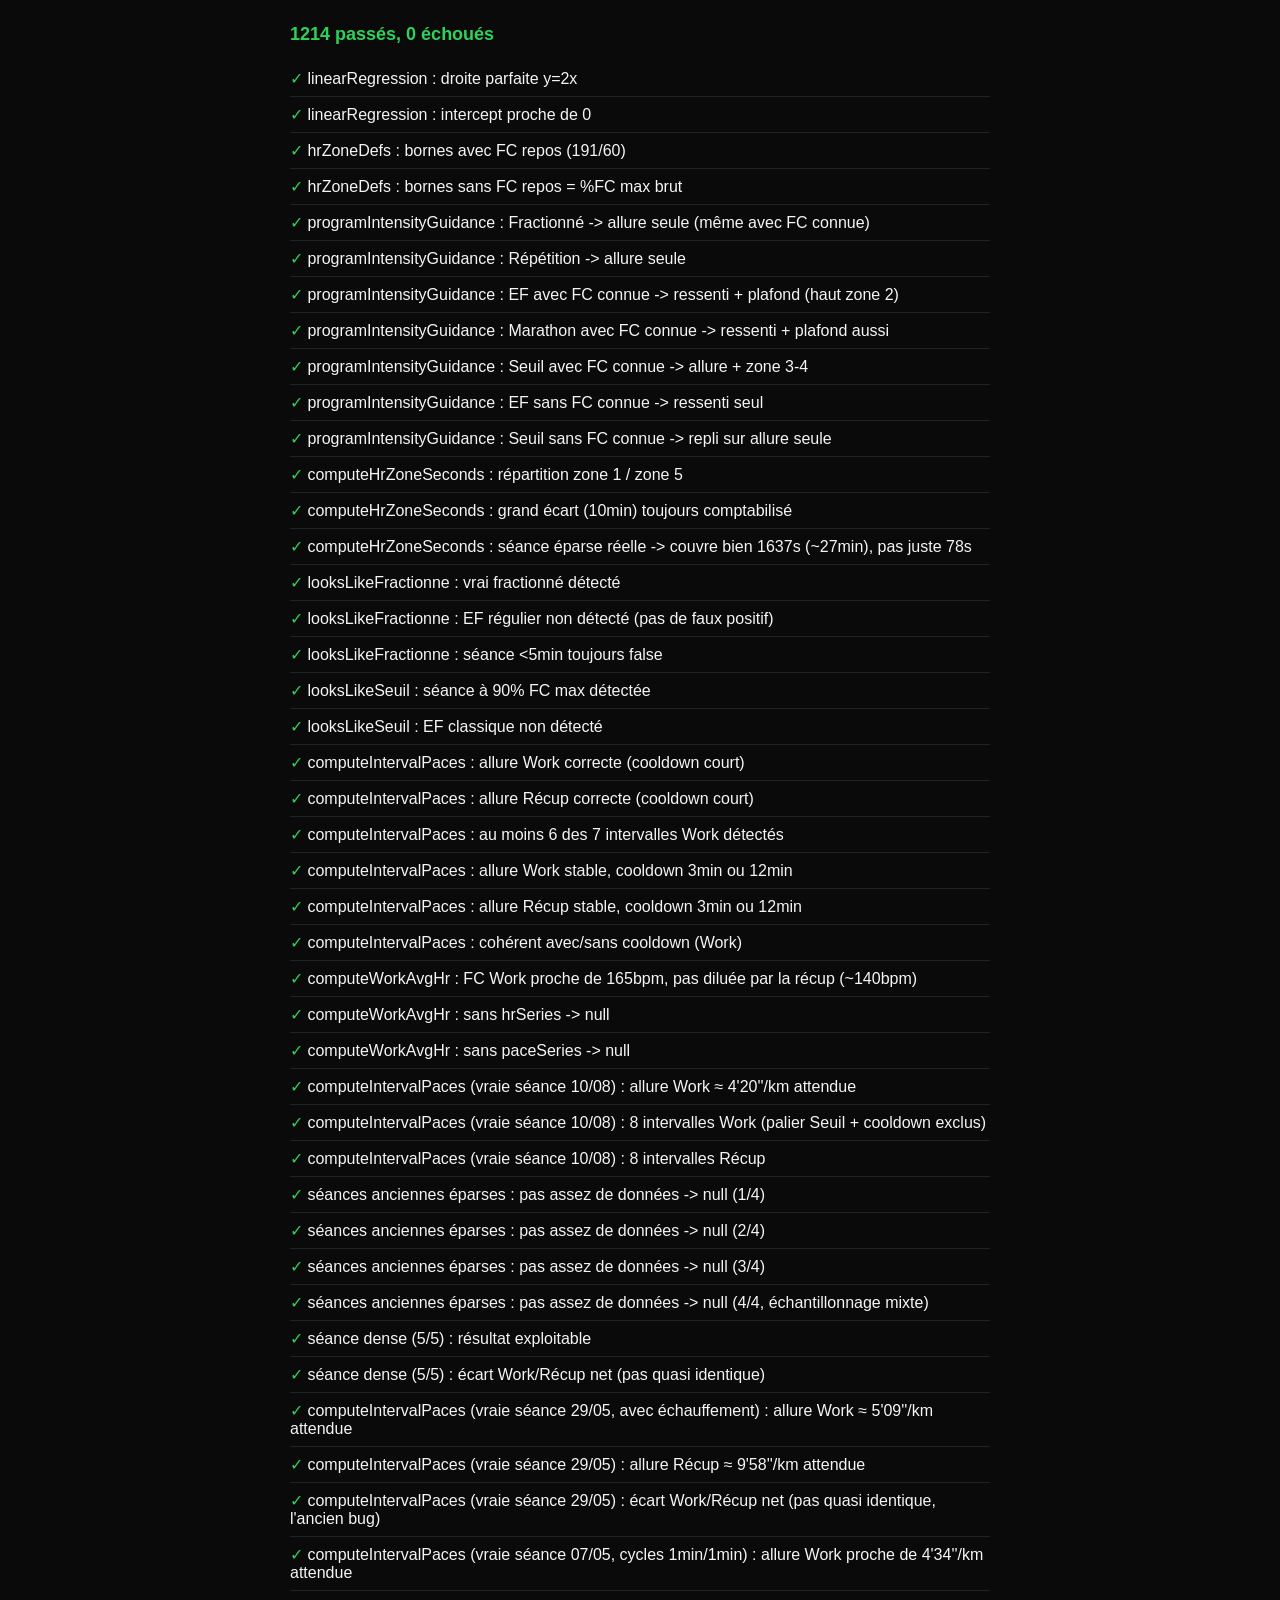
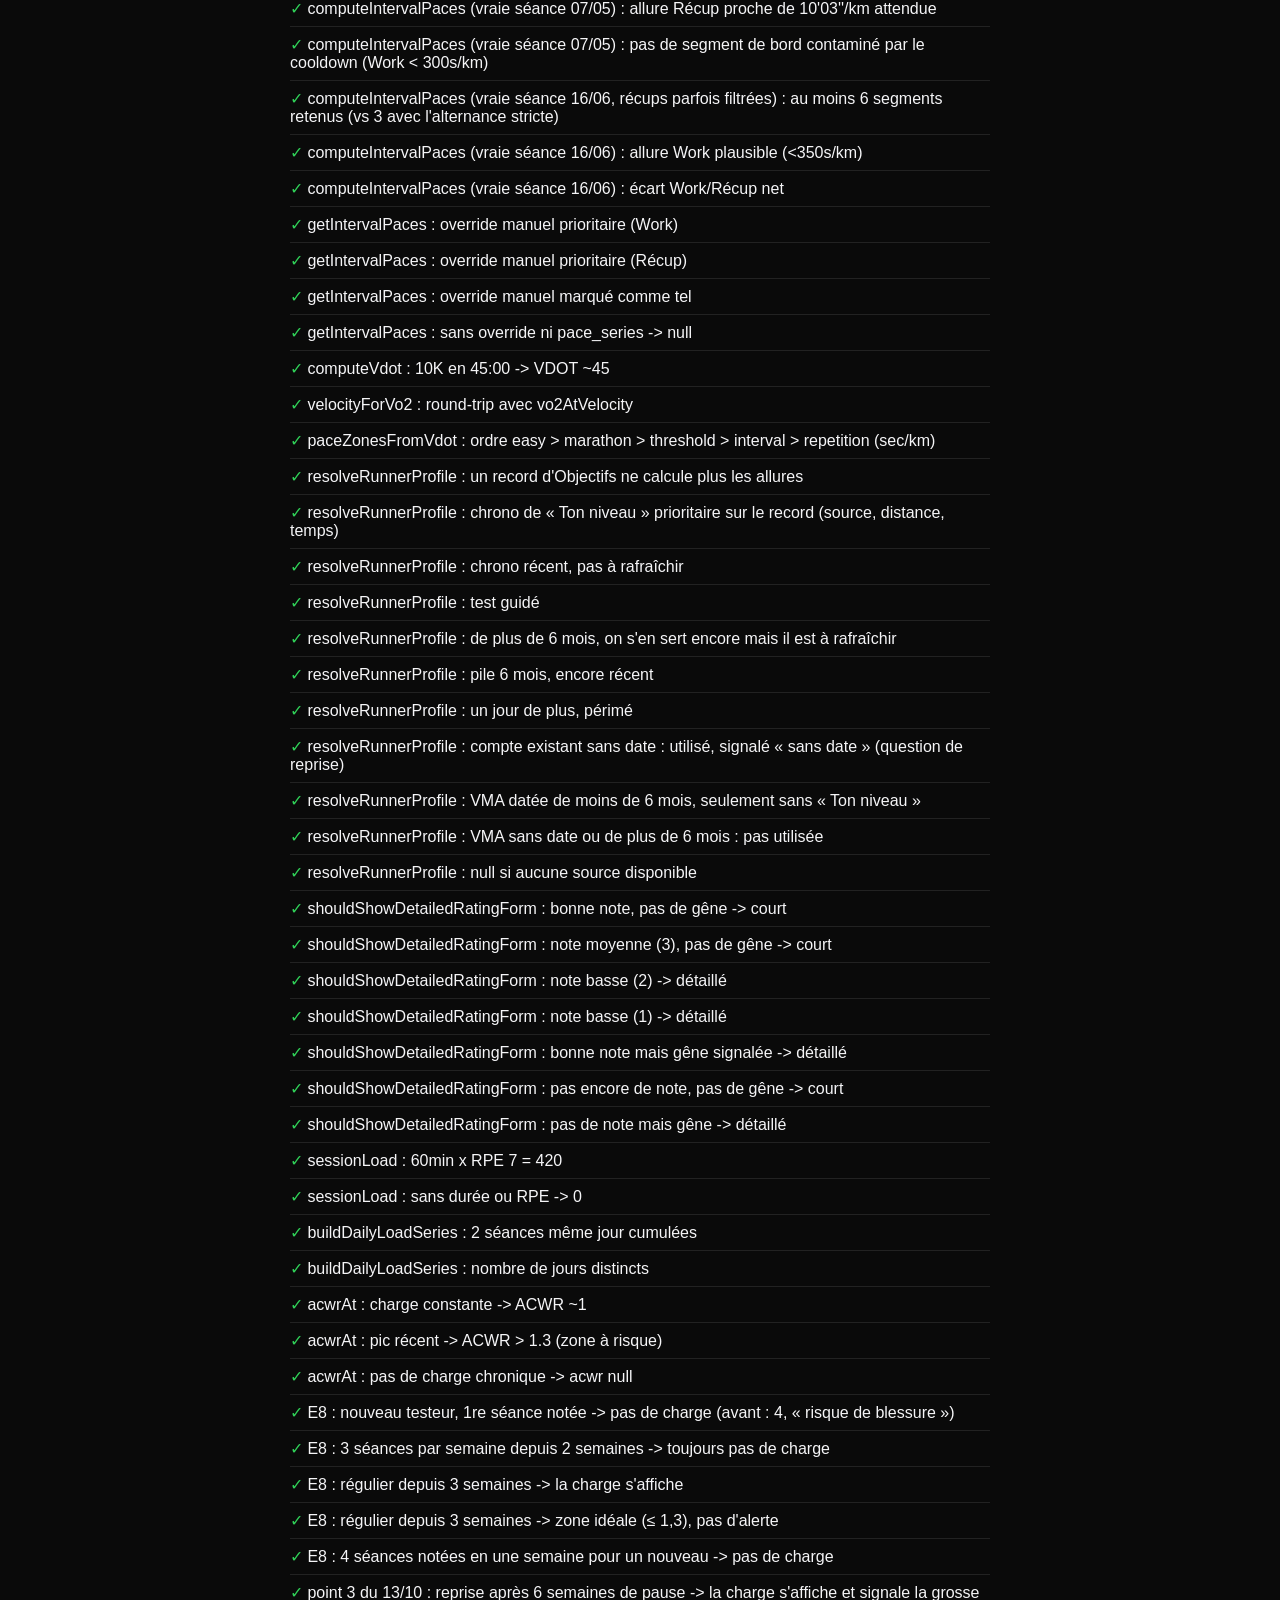
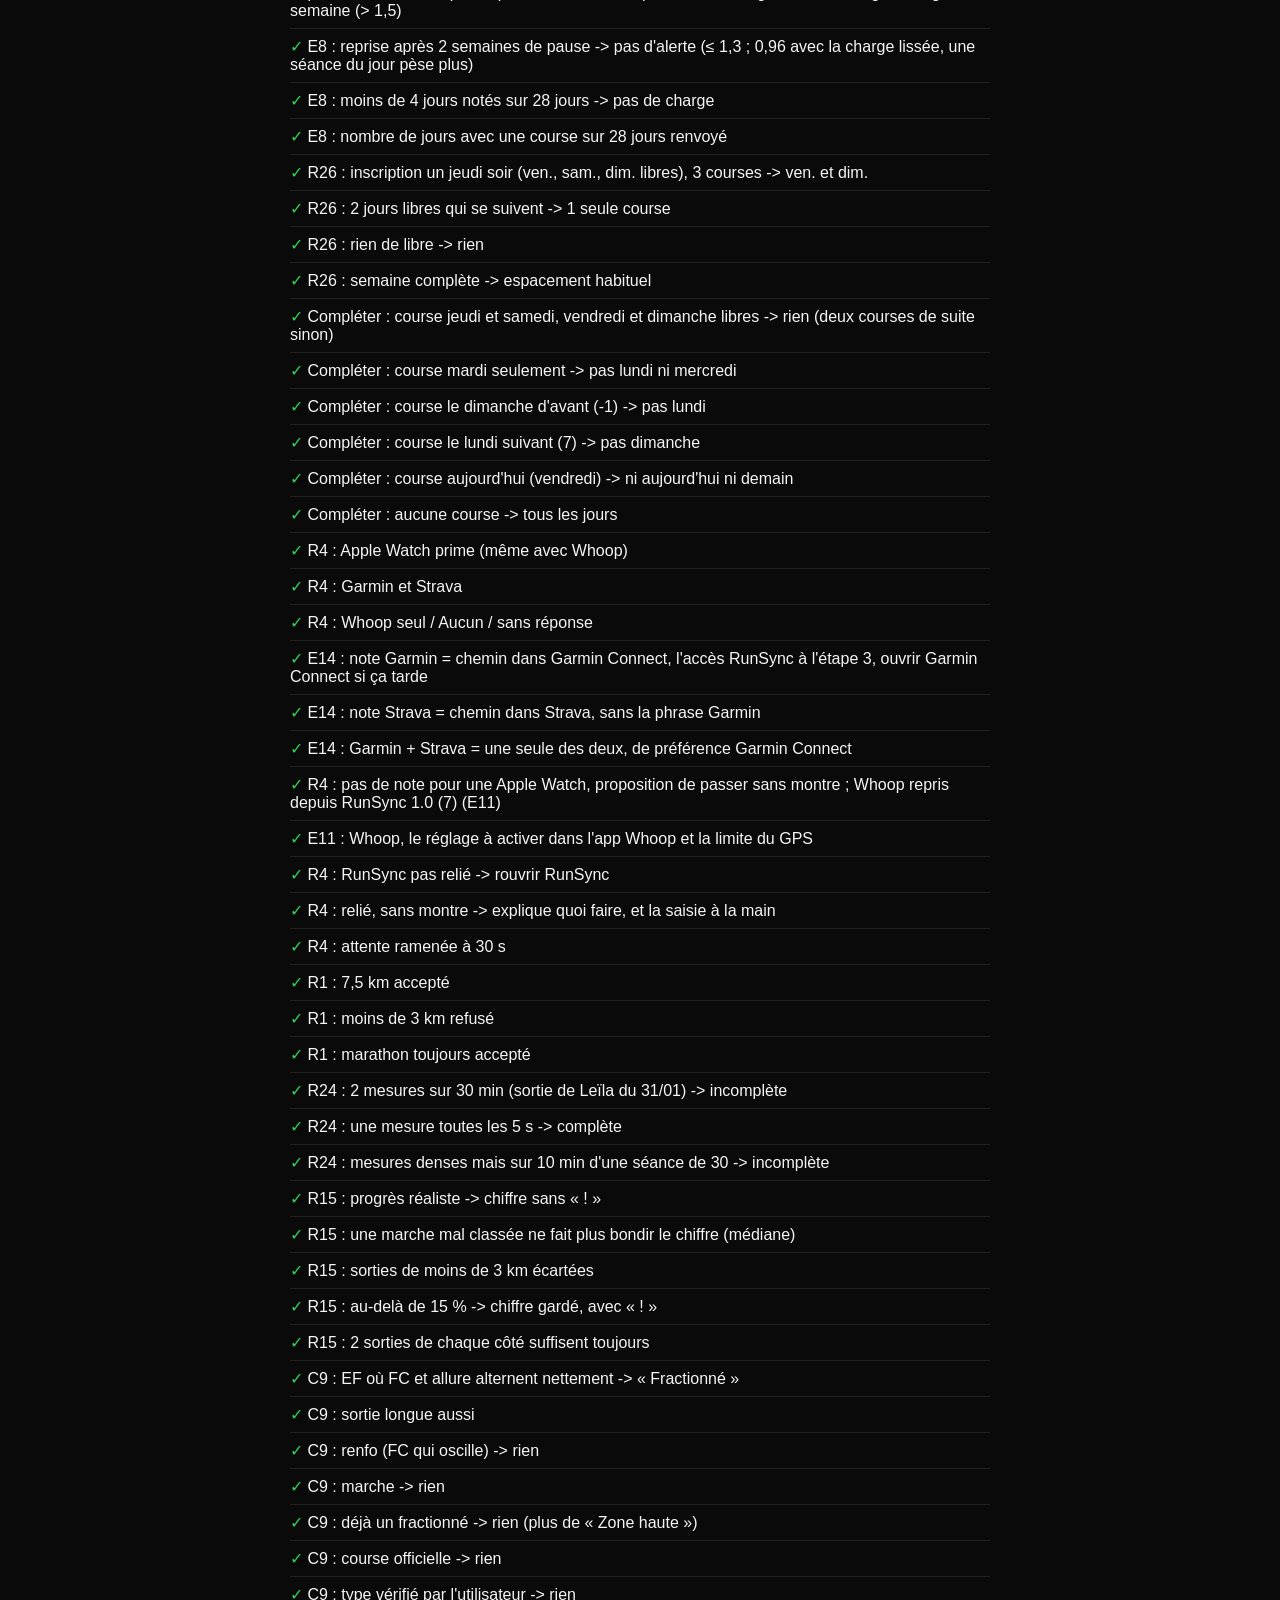
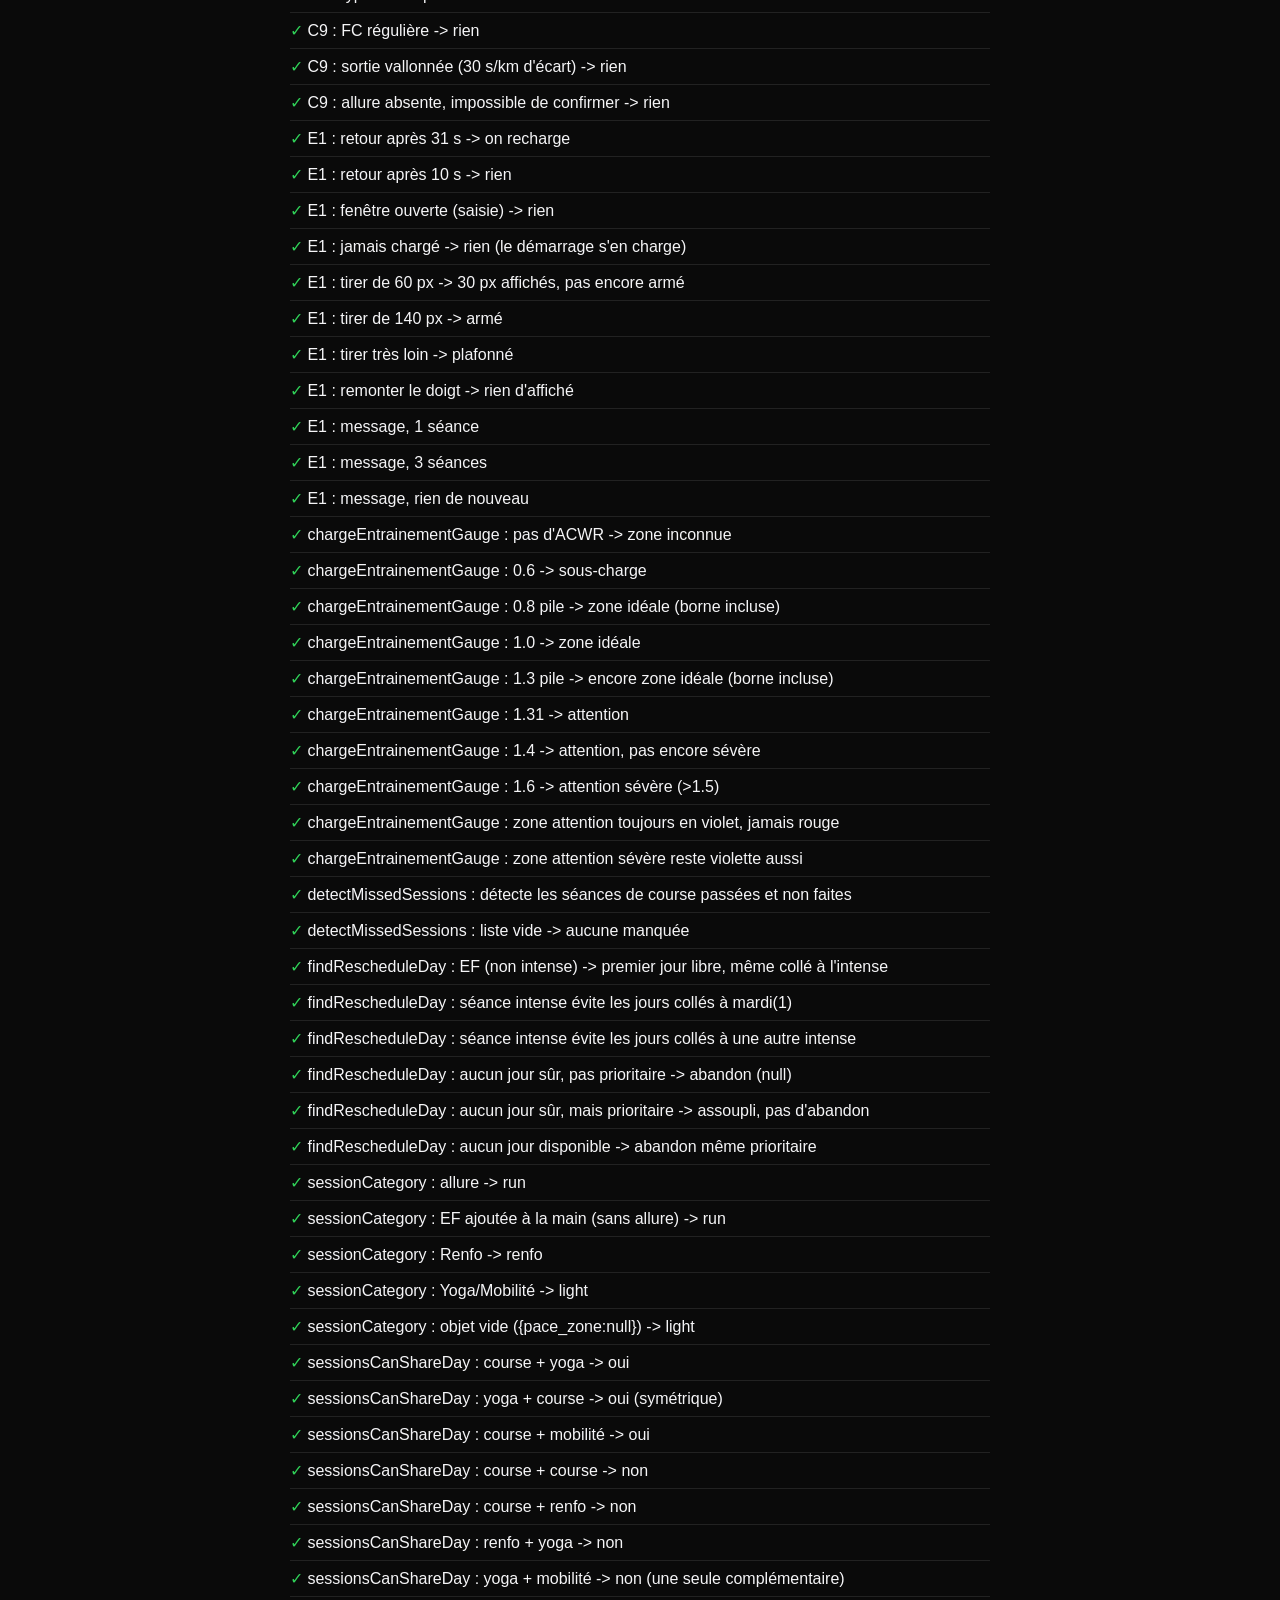
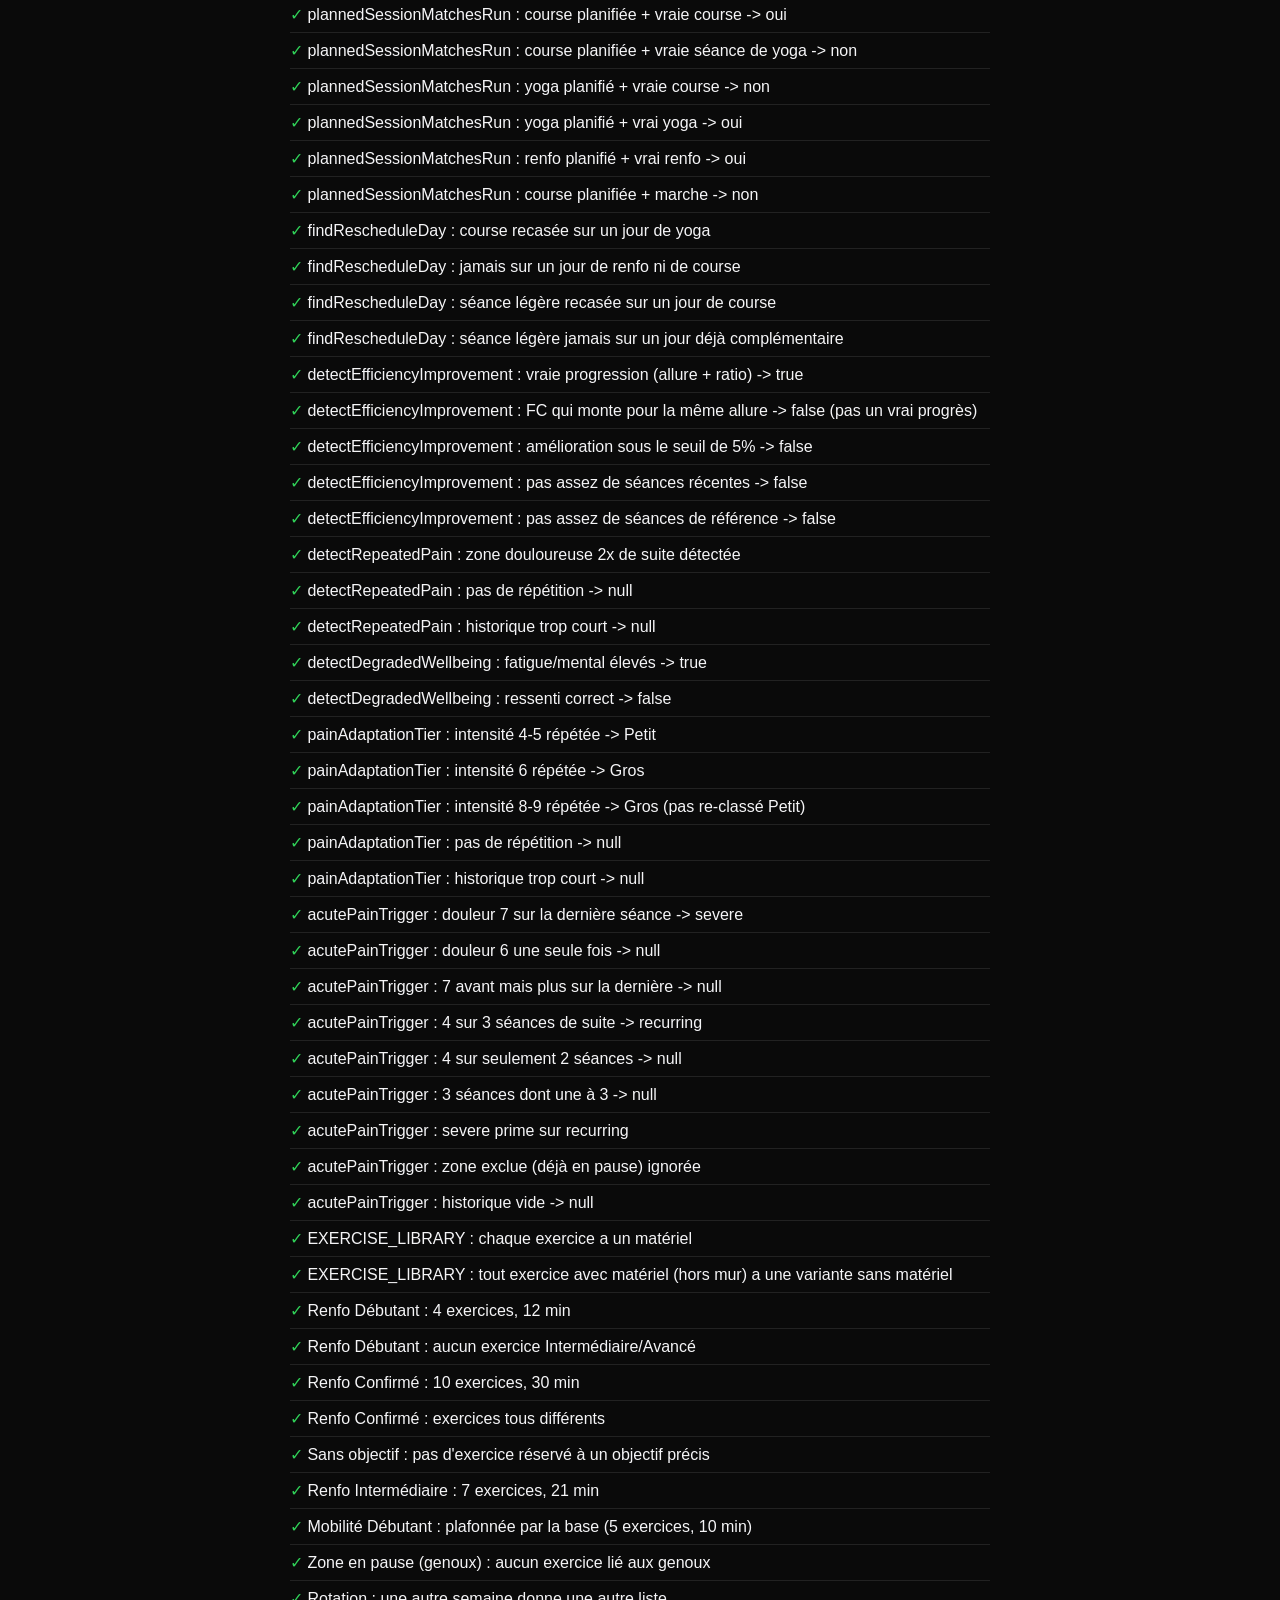
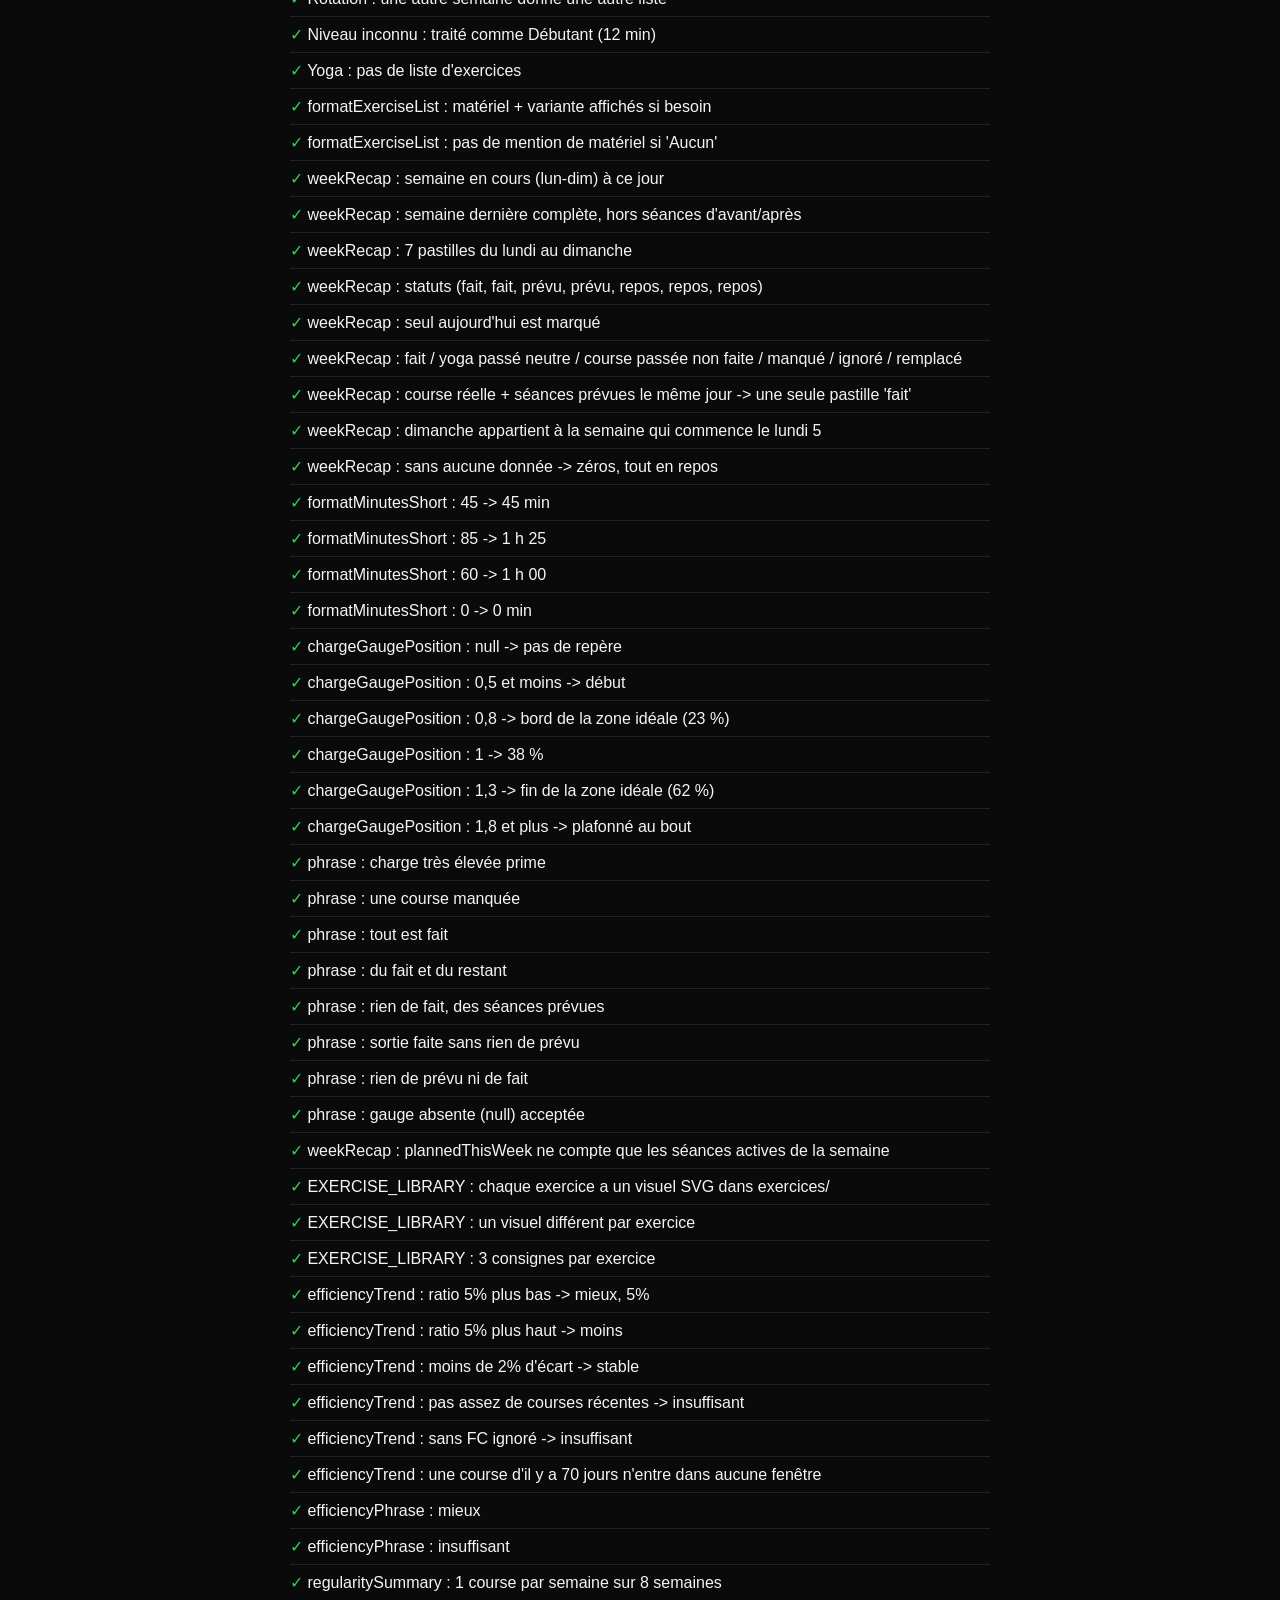
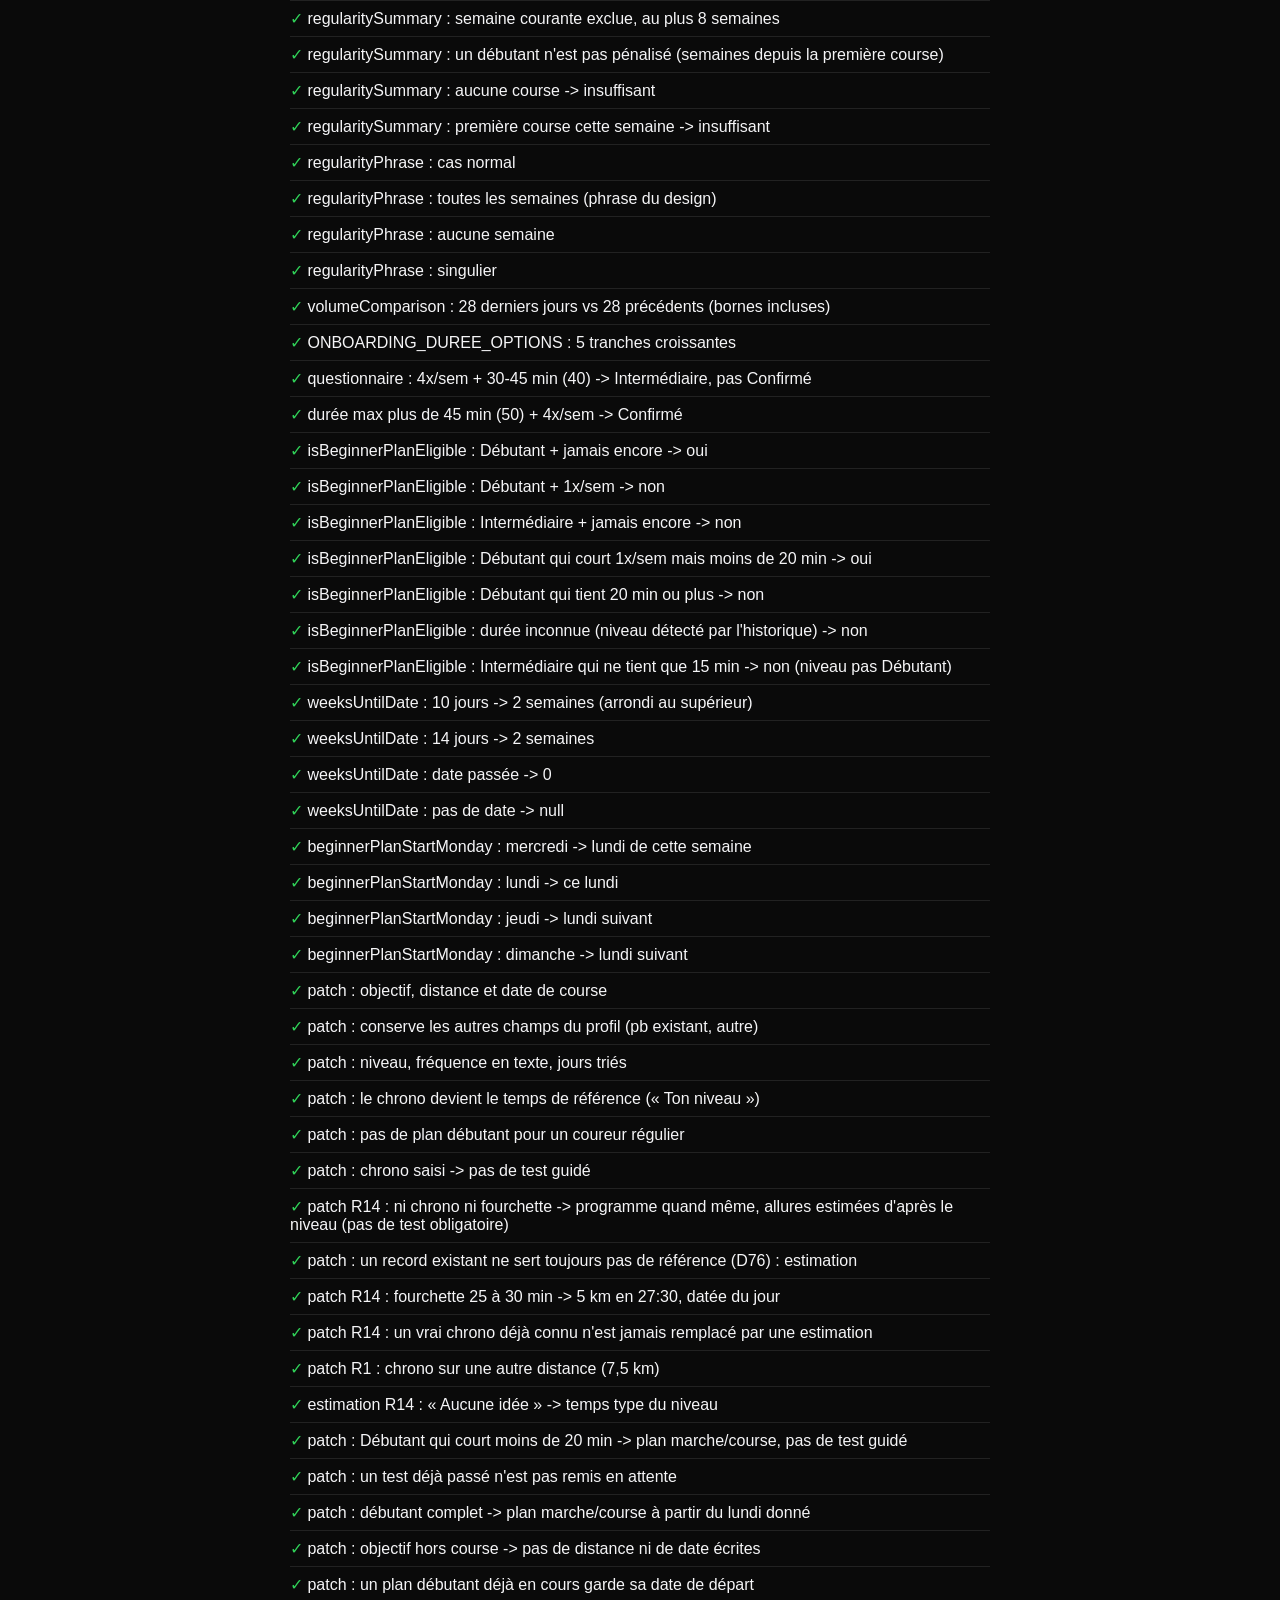
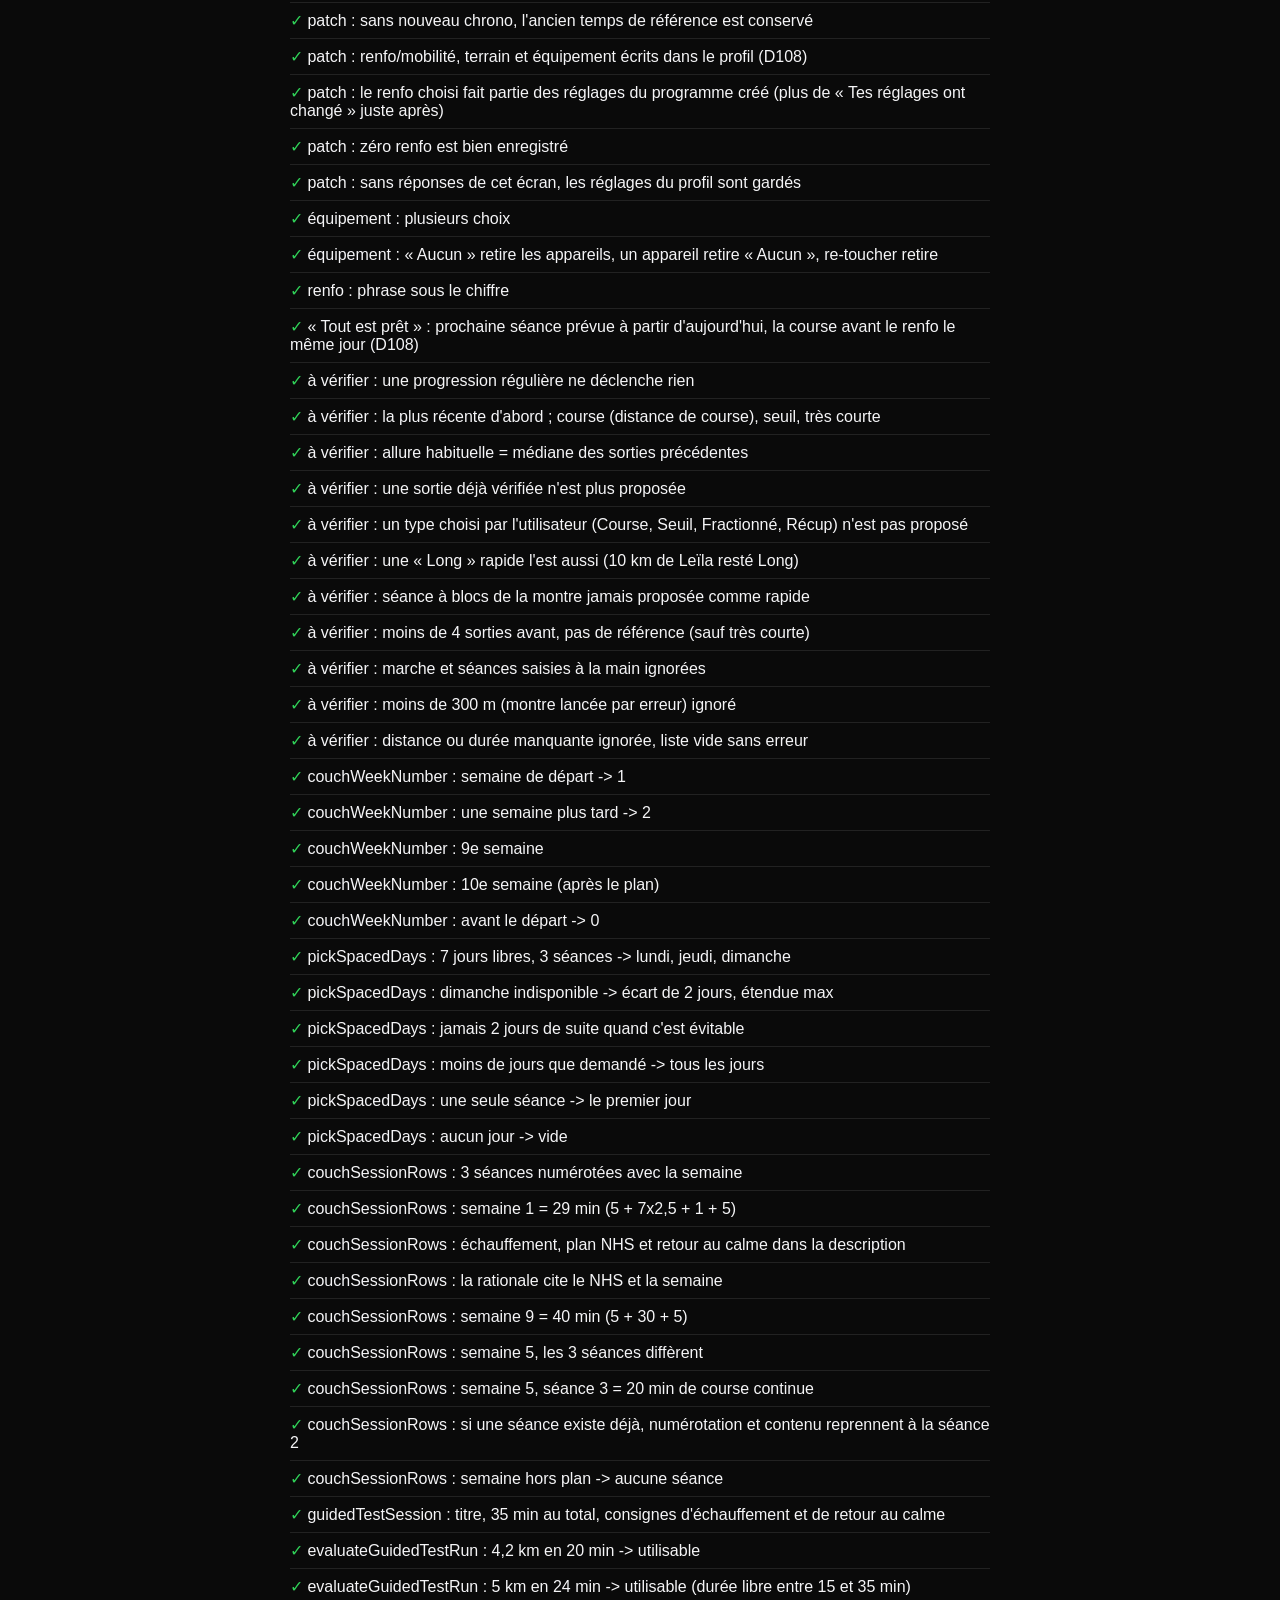
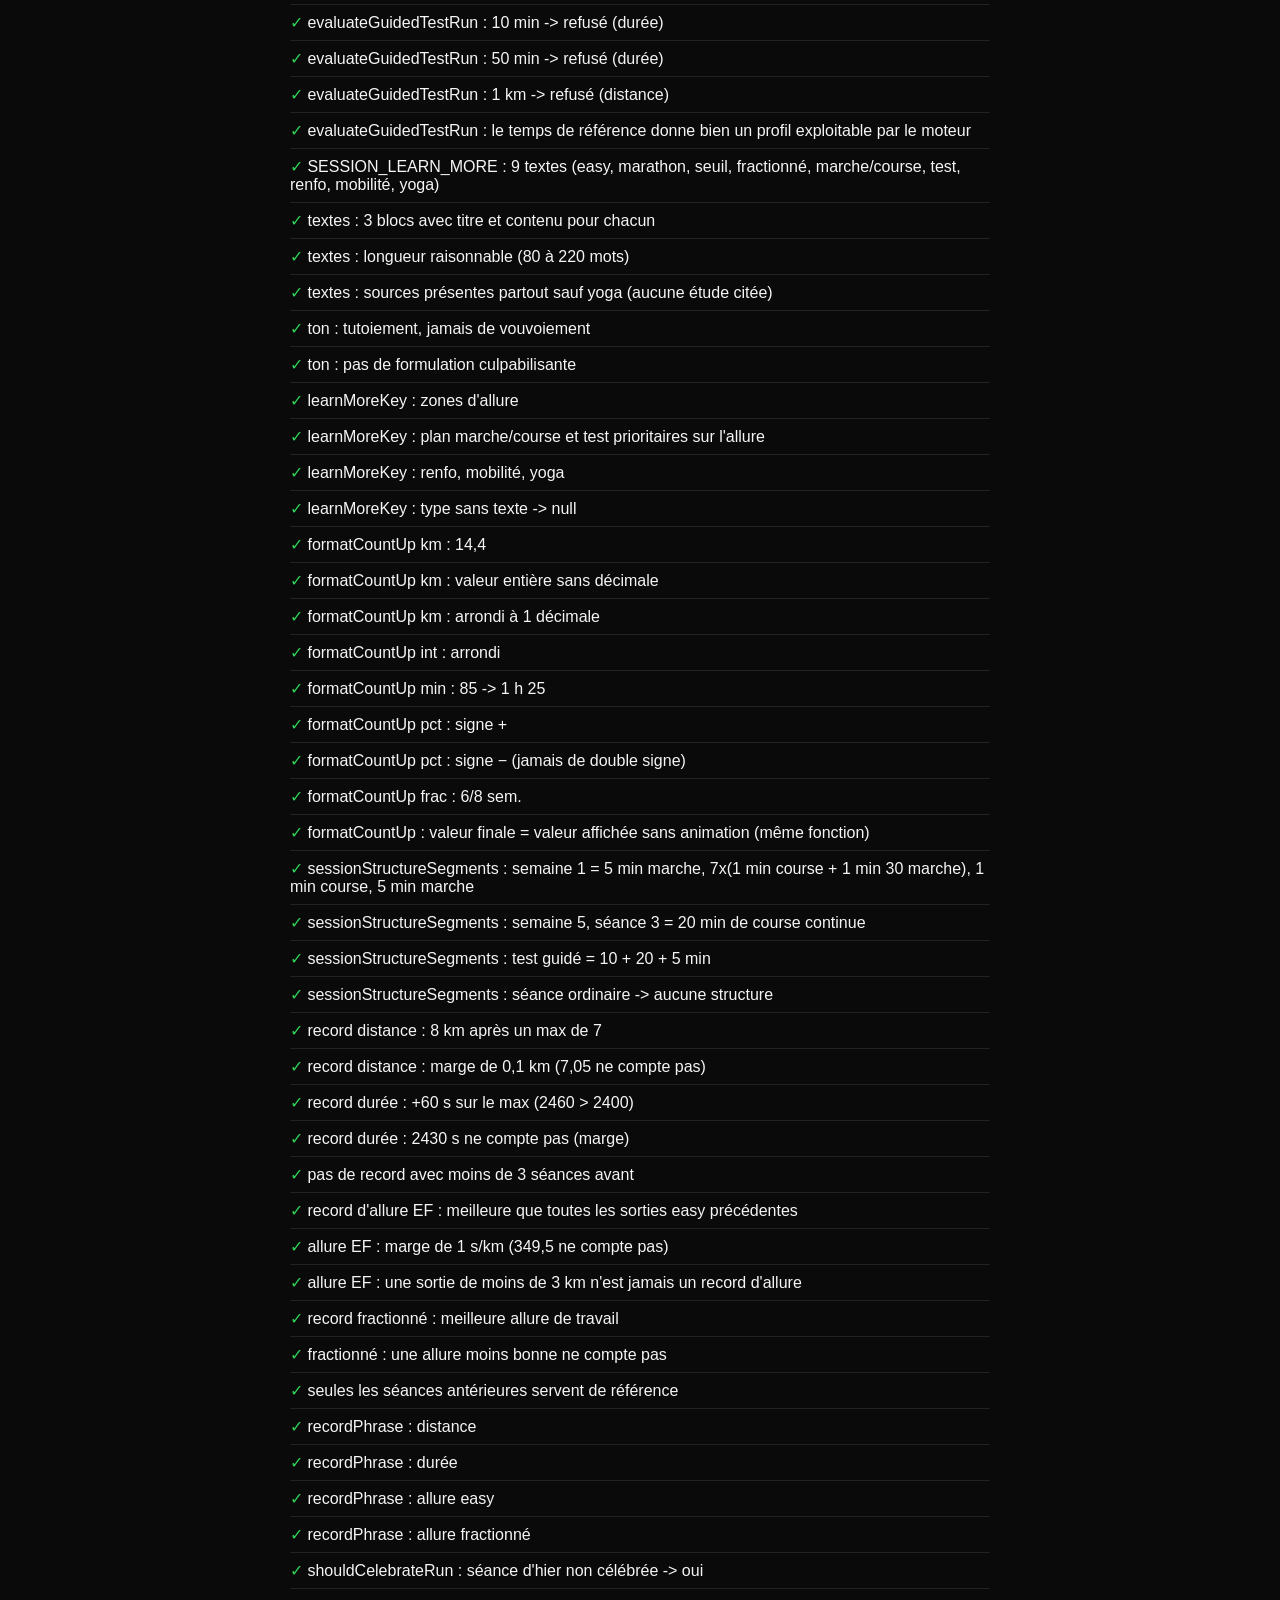
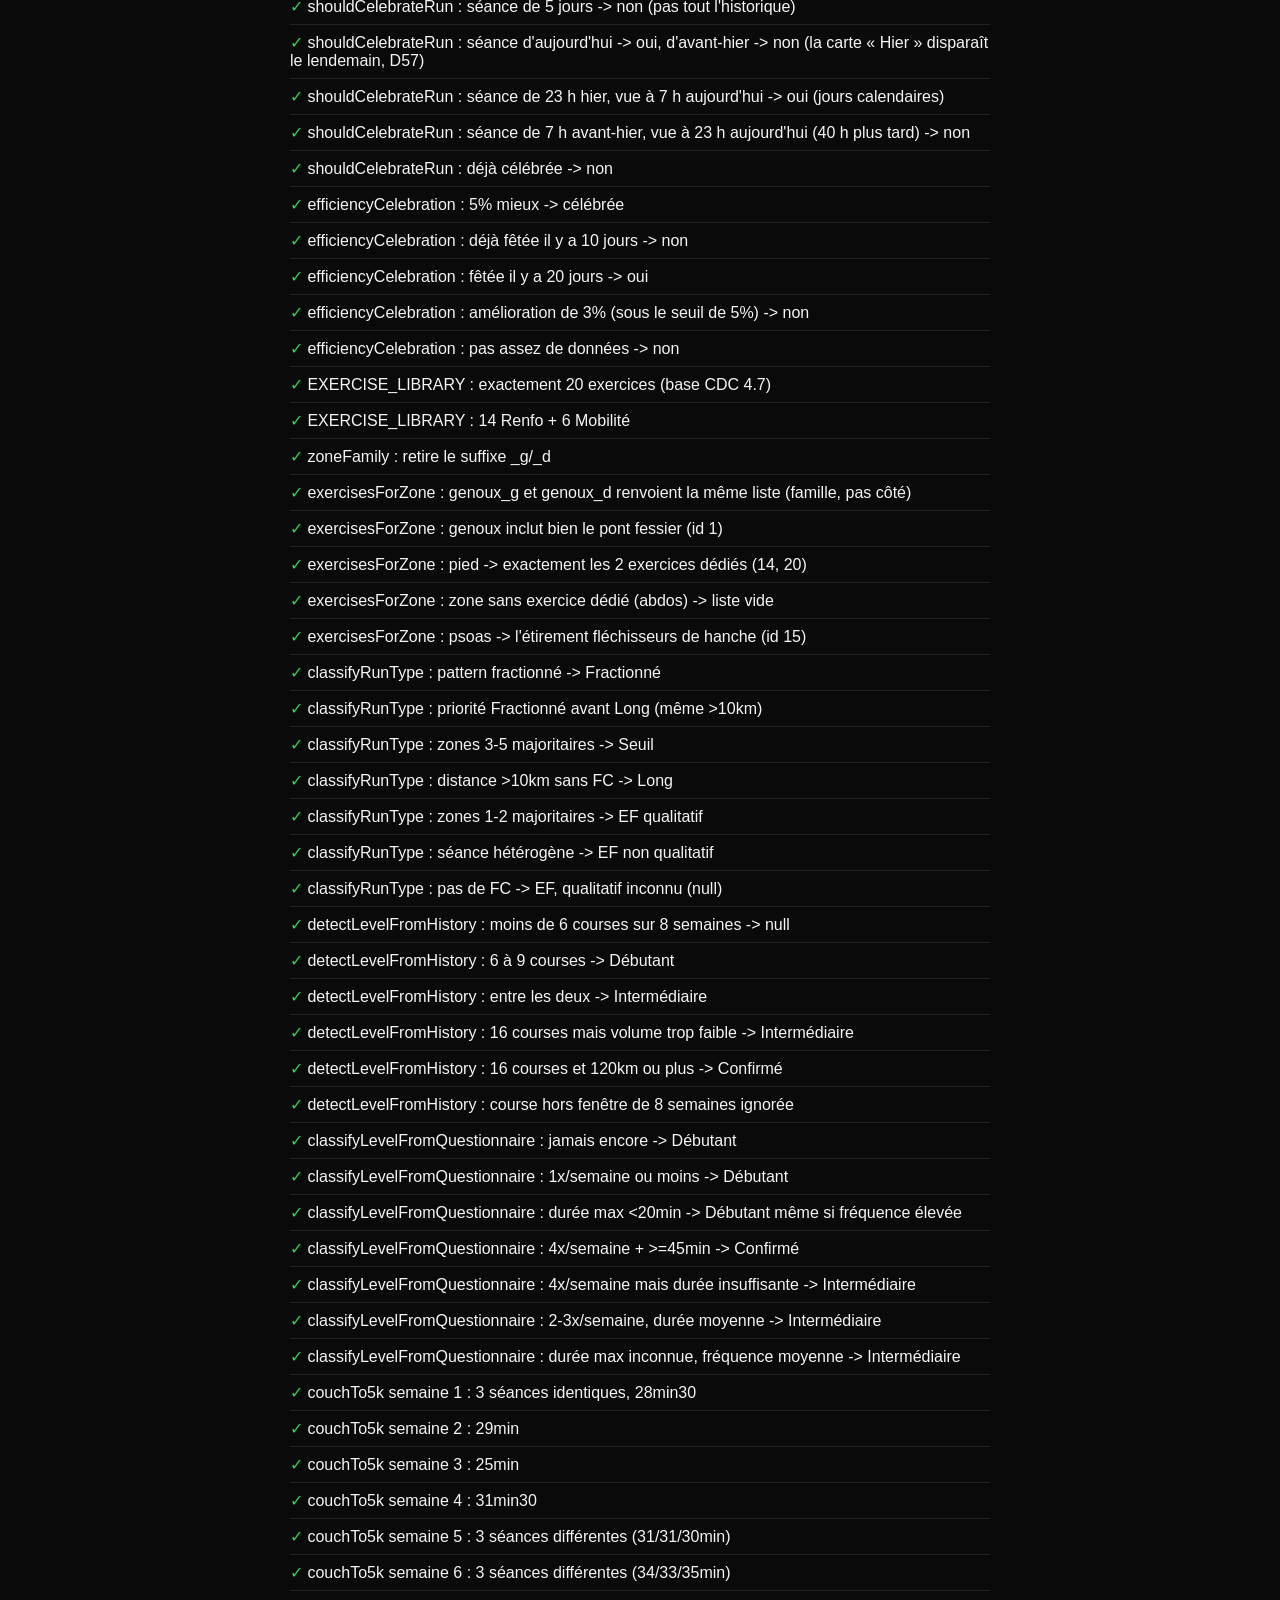
<file: web/test.html>
<!DOCTYPE html>
<html>
<head>
<meta charset="utf-8">
<title>Tests logic.js</title>
<style>
  body{font-family:-apple-system,sans-serif;background:#0a0a0a;color:#f5f5f7;padding:24px;max-width:700px;margin:0 auto}
  .pass{color:#30d158}
  .fail{color:#ff453a;font-weight:600}
  .case{padding:8px 0;border-bottom:1px solid #222}
  .summary{font-size:18px;font-weight:700;margin-bottom:16px}
</style>
</head>
<body>
<div class="summary" id="summary">Exécution des tests...</div>
<div id="results"></div>

<script src="logic.js?v=114"></script>
<script>
// Smoke tests des fonctions de calcul pures (logic.js). Ouvrir ce fichier
// directement dans un navigateur — aucun outil/build nécessaire.
// Objectif : éviter de redécouvrir un bug (comme les zones cardio ou
// l'allure Work) seulement une fois de vraies données en jeu.

let pass = 0, fail = 0;
const out = document.getElementById("results");
// Hasard reproductible (graine fixe) pour les séries « bruitées » : un test ne peut plus échouer une fois sur N au gré du tirage.
let seedAlea = 20261006;
const alea = () => { seedAlea = (seedAlea * 16807) % 2147483647; return (seedAlea - 1) / 2147483646; };
(async function(){

function assertEqual(name, actual, expected){
  const ok = JSON.stringify(actual) === JSON.stringify(expected);
  if(ok) pass++; else fail++;
  const div = document.createElement("div");
  div.className = "case";
  div.innerHTML = `<span class="${ok?'pass':'fail'}">${ok?'✓':'✗'}</span> ${name}` +
    (ok ? "" : `<br><small>attendu: ${JSON.stringify(expected)} — obtenu: ${JSON.stringify(actual)}</small>`);
  out.appendChild(div);
}

function assertClose(name, actual, expected, tolerance){
  const ok = Math.abs(actual - expected) <= tolerance;
  if(ok) pass++; else fail++;
  const div = document.createElement("div");
  div.className = "case";
  div.innerHTML = `<span class="${ok?'pass':'fail'}">${ok?'✓':'✗'}</span> ${name}` +
    (ok ? "" : `<br><small>attendu: ~${expected} (±${tolerance}) — obtenu: ${actual}</small>`);
  out.appendChild(div);
}

// --- linearRegression ---
{
  const {slope, intercept} = linearRegression([{x:0,y:0},{x:1,y:2},{x:2,y:4}]);
  assertClose("linearRegression : droite parfaite y=2x", slope, 2, 0.001);
  assertClose("linearRegression : intercept proche de 0", intercept, 0, 0.001);
}

// --- hrZoneDefs (Karvonen) ---
{
  const defs = hrZoneDefs(191, 60);
  assertEqual("hrZoneDefs : bornes avec FC repos (191/60)", defs.map(d=>d.max), [139, 152, 165, 178, 999]);
  const defsNoRest = hrZoneDefs(191, 0);
  assertEqual("hrZoneDefs : bornes sans FC repos = %FC max brut", defsNoRest.map(d=>d.max), [115, 134, 153, 172, 999]);
}

// --- programIntensityGuidance ---
{
  assertEqual("programIntensityGuidance : Fractionné -> allure seule (même avec FC connue)", programIntensityGuidance("interval", 191, 60), {mode:"allure"});
  assertEqual("programIntensityGuidance : Répétition -> allure seule", programIntensityGuidance("repetition", 191, 60), {mode:"allure"});
  assertEqual("programIntensityGuidance : EF avec FC connue -> ressenti + plafond (haut zone 2)", programIntensityGuidance("easy", 191, 60), {mode:"ressenti_plafond", hrCeiling:152});
  assertEqual("programIntensityGuidance : Marathon avec FC connue -> ressenti + plafond aussi", programIntensityGuidance("marathon", 191, 60), {mode:"ressenti_plafond", hrCeiling:152});
  assertEqual("programIntensityGuidance : Seuil avec FC connue -> allure + zone 3-4", programIntensityGuidance("threshold", 191, 60), {mode:"allure_zone", hrRangeMin:153, hrRangeMax:178});
  assertEqual("programIntensityGuidance : EF sans FC connue -> ressenti seul", programIntensityGuidance("easy", null, 60), {mode:"ressenti"});
  assertEqual("programIntensityGuidance : Seuil sans FC connue -> repli sur allure seule", programIntensityGuidance("threshold", null, 60), {mode:"allure"});
}

// --- computeHrZoneSeconds ---
{
  // 60s à 100bpm (zone 1) puis 60s à 180bpm (zone 5), FC max 191 / repos 60
  const series = [{t:0,hr:100},{t:60,hr:100},{t:60,hr:180},{t:120,hr:180}];
  const {secs} = computeHrZoneSeconds(series, 191, 60);
  assertEqual("computeHrZoneSeconds : répartition zone 1 / zone 5", secs, [60,0,0,0,60]);

  // Ne doit JAMAIS ignorer un grand écart entre deux mesures (vérifié le
  // 29/09/2026 contre un vrai export Apple Santé : Apple ne le fait pas
  // non plus). Un ancien filtre ignorait tout écart >60s ("pauses") — il
  // faisait perdre l'écrasante majorité d'une séance à échantillonnage
  // épars mais réel (22 mesures sur 30min), donnant une répartition
  // trompeuse alors que la donnée était en fait suffisante.
  const bigGap = [{t:0,hr:100},{t:600,hr:100}]; // 10 minutes d'écart, zone 1
  assertEqual("computeHrZoneSeconds : grand écart (10min) toujours comptabilisé", computeHrZoneSeconds(bigGap, 191, 60).secs, [600,0,0,0,0]);

  // Reproduit le vrai cas de la testeuse (22 mesures réelles, 30/05/2026,
  // écarts en secondes) : le total doit correspondre à ce qu'Apple affiche
  // nativement pour cette même séance (27:16 = 1636s, à 1s près ici).
  const realSparseSession = [0,158,548,553,561,563,571,573,578,584,590,592,600,603,610,614,875,961,966,970,973,1637].map((t,i)=>({t, hr: i%2===0?145:170}));
  const totalCovered = computeHrZoneSeconds(realSparseSession, 191, 60).secs.reduce((a,b)=>a+b,0);
  assertEqual("computeHrZoneSeconds : séance éparse réelle -> couvre bien 1637s (~27min), pas juste 78s", totalCovered, 1637);
}

// --- detectHrSurges / looksLikeFractionne ---
{
  // Vrai fractionné : 7 cycles nets de ±45bpm sur 33min (reproduit une vraie séance)
  function mkIntervalSeries(cyclePeriod, amplitude, totalDur){
    const pts=[];
    for(let t=0;t<=totalDur;t+=15){
      const phase=(t%cyclePeriod)/cyclePeriod;
      pts.push({t, hr: Math.round(155 + Math.sin(phase*2*Math.PI-Math.PI/2)*amplitude)});
    }
    return pts;
  }
  const realFractionne = mkIntervalSeries(250, 25, 2000); // ~8 cycles, amplitude 50bpm
  assertEqual("looksLikeFractionne : vrai fractionné détecté", looksLikeFractionne(realFractionne), true);

  // EF régulier : montée en warmup + léger bruit, pas de structure répétée
  function mkEfSeries(totalDur){
    const pts=[];
    for(let t=0;t<=totalDur;t+=15){
      let hr = t<480 ? 100+(145-100)*(t/480) : 145+Math.sin(t/180)*6;
      hr += (alea()*6-3);
      pts.push({t, hr: Math.round(hr)});
    }
    return pts;
  }
  const ef = mkEfSeries(2950);
  assertEqual("looksLikeFractionne : EF régulier non détecté (pas de faux positif)", looksLikeFractionne(ef), false);

  // Séance trop courte pour juger d'une structure
  assertEqual("looksLikeFractionne : séance <5min toujours false", looksLikeFractionne(mkIntervalSeries(60, 40, 200)), false);
}

// --- looksLikeSeuil ---
{
  // 30min à 90% FC max (zone 4-5) : franchement du Seuil
  const seuilSeries = [];
  for(let t=0;t<=1800;t+=15) seuilSeries.push({t, hr:172});
  assertEqual("looksLikeSeuil : séance à 90% FC max détectée", looksLikeSeuil(seuilSeries, 191, 60), true);

  // 30min à 65% FC max (zone 2) : EF classique, pas de Seuil
  const efSeries = [];
  for(let t=0;t<=1800;t+=15) efSeries.push({t, hr:145});
  assertEqual("looksLikeSeuil : EF classique non détecté", looksLikeSeuil(efSeries, 191, 60), false);
}

// --- detectPaceIntervals / computeIntervalPaces ---
{
  // Reproduit la capture réelle : 7 cycles de 1min Work (~260-280 sec/km) /
  // 1min Récup (~535-585 sec/km), plus un cooldown lent en fin de séance
  // (le genre de valeur qui faisait dérailler l'ancien seuil min/max).
  function mkIntervalPaceSeries(cycles, cooldownPace, cooldownDurSec=180){
    const pts=[];
    let t=0;
    for(let i=0;i<cycles;i++){
      for(let s=0;s<60;s+=5) pts.push({t:t+s, pace: Math.round(260+alea()*20)});
      t+=60;
      for(let s=0;s<60;s+=5) pts.push({t:t+s, pace: Math.round(535+alea()*50)});
      t+=60;
    }
    if(cooldownPace){
      for(let s=0;s<cooldownDurSec;s+=5) pts.push({t:t+s, pace: cooldownPace});
    }
    return pts;
  }
  // Tolérances généreuses : c'est une heuristique sur données bruitées, pas
  // un calcul exact — l'objectif est d'être dans le bon ordre de grandeur,
  // de détecter la majorité des intervalles, et surtout de ne JAMAIS se
  // faire polluer par le cooldown (l'ancien bug donnait ~400+ pour "Work").
  const short = mkIntervalPaceSeries(7, 900, 180); // cooldown 3min
  const resultShort = computeIntervalPaces(short);
  assertClose("computeIntervalPaces : allure Work correcte (cooldown court)", resultShort.work, 270, 20);
  assertClose("computeIntervalPaces : allure Récup correcte (cooldown court)", resultShort.recovery, 560, 55);
  assertEqual("computeIntervalPaces : au moins 6 des 7 intervalles Work détectés", resultShort.workCount>=6, true);

  // Cas décrit par l'utilisateur : le résultat ne doit PAS dépendre de la
  // durée du cooldown (3min vs 12min, ~2km de récup) — preuve qu'il est bien
  // neutralisé plutôt que juste "moins pris en compte".
  const long = mkIntervalPaceSeries(7, 900, 720); // cooldown 12min (~2km)
  const resultLong = computeIntervalPaces(long);
  assertClose("computeIntervalPaces : allure Work stable, cooldown 3min ou 12min", resultLong.work, resultShort.work, 3);
  assertClose("computeIntervalPaces : allure Récup stable, cooldown 3min ou 12min", resultLong.recovery, resultShort.recovery, 30);

  const withoutCooldown = mkIntervalPaceSeries(7, null);
  const resultNone = computeIntervalPaces(withoutCooldown);
  assertClose("computeIntervalPaces : cohérent avec/sans cooldown (Work)", resultNone.work, 270, 15);
}

// --- computeWorkAvgHr : FC moyenne pendant les phases Work uniquement ---
{
  // Mêmes cycles 60s Work / 60s Récup que ci-dessus, mais avec une FC nettement
  // plus haute pendant le Work (~165bpm) que pendant la Récup (~140bpm) — la
  // FC Work ne doit pas être diluée par la FC (plus basse) de la récup.
  function mkIntervalSeriesWithHr(cycles){
    const pace=[], hr=[];
    let t=0;
    for(let i=0;i<cycles;i++){
      for(let s=0;s<60;s+=5){ pace.push({t:t+s, pace: Math.round(260+alea()*20)}); hr.push({t:t+s, hr: Math.round(165+alea()*4)}); }
      t+=60;
      for(let s=0;s<60;s+=5){ pace.push({t:t+s, pace: Math.round(535+alea()*50)}); hr.push({t:t+s, hr: Math.round(140+alea()*4)}); }
      t+=60;
    }
    return {pace, hr};
  }
  const {pace, hr} = mkIntervalSeriesWithHr(7);
  const workHr = computeWorkAvgHr(pace, hr);
  assertClose("computeWorkAvgHr : FC Work proche de 165bpm, pas diluée par la récup (~140bpm)", workHr, 165, 6);

  assertEqual("computeWorkAvgHr : sans hrSeries -> null", computeWorkAvgHr(pace, null), null);
  assertEqual("computeWorkAvgHr : sans paceSeries -> null", computeWorkAvgHr(null, hr), null);
}

// --- computeIntervalPaces sur une vraie séance (10/08) ---
// Fixture capturée depuis pace_series en base pour une séance fractionné
// réelle : 8 cycles Work/Récup nets, suivis d'un palier "Seuil" soutenu puis
// d'un cooldown — exactement le cas qui a fait échouer plusieurs versions
// précédentes de l'algo (allure Work fausse, comptage d'intervalles délirant).
// C'est le test le plus important du fichier : s'il casse, ne pas relâcher
// tant qu'il n'est pas vert.
try {
  const real = await fetch('real_pace_series.json').then(r=>r.json());
  const result = computeIntervalPaces(real);
  assertClose("computeIntervalPaces (vraie séance 10/08) : allure Work ≈ 4'20''/km attendue", result.work, 260, 25);
  assertEqual("computeIntervalPaces (vraie séance 10/08) : 8 intervalles Work (palier Seuil + cooldown exclus)", result.workCount, 8);
  assertEqual("computeIntervalPaces (vraie séance 10/08) : 8 intervalles Récup", result.recoveryCount, 8);
} catch(e) {
  assertEqual("computeIntervalPaces (vraie séance 10/08) : fixture chargée", "erreur: "+e.message, "pas d'erreur");
}

// --- computeIntervalPaces sur les 5 premières séances Fractionné réelles ---
// Signalé par l'utilisateur : Work/Récup quasi identiques sur le graph pour
// les séances les plus anciennes (07 mai, 27 mai, 16 juin...). Diagnostic sur
// les vraies pace_series de ces séances : 4 des 5 ont un échantillonnage
// bien trop épars (1 point toutes les ~5min, contre 2-3s pour la séance du
// 10/08) pour résoudre des cycles Work/Récup d'~1min — l'algo doit les
// exclure (retourner null) plutôt que produire un résultat trompeur. Seule
// la 5e séance a un échantillonnage dense et donne un résultat exploitable.
try {
  const early = await fetch('real_pace_series_early.json').then(r=>r.json());
  const [sparse1, sparse2, sparse3, mixed, dense] = early.map(computeIntervalPaces);
  assertEqual("séances anciennes éparses : pas assez de données -> null (1/4)", sparse1, null);
  assertEqual("séances anciennes éparses : pas assez de données -> null (2/4)", sparse2, null);
  assertEqual("séances anciennes éparses : pas assez de données -> null (3/4)", sparse3, null);
  assertEqual("séances anciennes éparses : pas assez de données -> null (4/4, échantillonnage mixte)", mixed, null);
  assertEqual("séance dense (5/5) : résultat exploitable", dense !== null, true);
  if(dense) assertEqual("séance dense (5/5) : écart Work/Récup net (pas quasi identique)", dense.recovery - dense.work > 50, true);
} catch(e) {
  assertEqual("séances anciennes réelles : fixture chargée", "erreur: "+e.message, "pas d'erreur");
}

// --- computeIntervalPaces sur une vraie séance avec échauffement (29/05) ---
// Bug réel signalé par l'utilisateur : Work/Récup quasi identiques sur le
// graph pour cette séance. Cause : 10min d'échauffement AVANT les
// intervalles génèrent du bruit GPS classé en petits faux segments
// Work/Récup ; l'ancienne version de trimToConsistentRun prenait CES
// segments comme référence de régularité et coupait la vraie plage
// fractionné avant de l'atteindre. Référence terrain (app Fitness, capture
// "Intervals") : 4 cycles de 4min Work (~5'02"-5'32"/km, moyenne ~5'09") et
// 2min Récup (~9'51"-10'06"/km, moyenne ~9'58"), puis 15min de cooldown à
// 7'01"/km qui ne doit PAS être compté comme Récup.
try {
  const real2905 = await fetch('real_pace_series_2905.json').then(r=>r.json());
  const result2905 = computeIntervalPaces(real2905);
  assertClose("computeIntervalPaces (vraie séance 29/05, avec échauffement) : allure Work ≈ 5'09''/km attendue", result2905.work, 309, 30);
  assertClose("computeIntervalPaces (vraie séance 29/05) : allure Récup ≈ 9'58''/km attendue", result2905.recovery, 598, 40);
  assertEqual("computeIntervalPaces (vraie séance 29/05) : écart Work/Récup net (pas quasi identique, l'ancien bug)", result2905.recovery - result2905.work > 150, true);
} catch(e) {
  assertEqual("computeIntervalPaces (vraie séance 29/05) : fixture chargée", "erreur: "+e.message, "pas d'erreur");
}

// --- computeIntervalPaces sur une vraie séance à cycles très courts (07/05) ---
// Bug réel signalé par l'utilisateur : allure Work fausse (calculée à
// 5'30''/km au lieu de ~4'34''/km attendu). Cause : sur cette séance à
// cycles 1min Work / 1min Récup, la plage retenue par findConsistentRun
// incluait un segment en tout début et un en toute fin dont la DURÉE
// ressemblait aux vrais intervalles mais dont l'ALLURE (~430 sec/km) n'avait
// rien à voir avec le vrai Work (~250-300 sec/km) — une bascule progressive
// vers le cooldown, de durée coïncidemment proche. Référence terrain (app
// Fitness) : Work ~4'34''/km (~274s), Récup ~10'03''/km (~603s).
try {
  const real0705 = await fetch('real_pace_series_0705.json').then(r=>r.json());
  const result0705 = computeIntervalPaces(real0705);
  assertClose("computeIntervalPaces (vraie séance 07/05, cycles 1min/1min) : allure Work proche de 4'34''/km attendue", result0705.work, 274, 35);
  assertClose("computeIntervalPaces (vraie séance 07/05) : allure Récup proche de 10'03''/km attendue", result0705.recovery, 603, 40);
  assertEqual("computeIntervalPaces (vraie séance 07/05) : pas de segment de bord contaminé par le cooldown (Work < 300s/km)", result0705.work < 300, true);
} catch(e) {
  assertEqual("computeIntervalPaces (vraie séance 07/05) : fixture chargée", "erreur: "+e.message, "pas d'erreur");
}

// --- computeIntervalPaces sur une vraie séance avec récups trop brèves pour
// survivre au filtrage (16/06) ---
// Bug réel : une exigence d'alternance stricte (essai précédent, pour
// corriger le 07/05) coupait cette séance à seulement 3 segments retenus sur
// ~25min de structure ~75-80s Work/Récup par ailleurs propre, dès qu'une
// récup entre deux Work manquait (trop courte/bruitée pour le filtre de 20s
// min). Le nouveau correctif (allure vérifiée en continu, sans exiger
// l'alternance) doit récupérer significativement plus de segments tout en
// gardant une allure Work nettement sous 400s/km (zone Récup) et un net
// écart Work/Récup.
try {
  const real1606 = await fetch('real_pace_series_1606.json').then(r=>r.json());
  const result1606 = computeIntervalPaces(real1606);
  assertEqual("computeIntervalPaces (vraie séance 16/06, récups parfois filtrées) : au moins 6 segments retenus (vs 3 avec l'alternance stricte)", result1606.workCount + result1606.recoveryCount >= 6, true);
  assertEqual("computeIntervalPaces (vraie séance 16/06) : allure Work plausible (<350s/km)", result1606.work < 350, true);
  assertEqual("computeIntervalPaces (vraie séance 16/06) : écart Work/Récup net", result1606.recovery - result1606.work > 200, true);
} catch(e) {
  assertEqual("computeIntervalPaces (vraie séance 16/06) : fixture chargée", "erreur: "+e.message, "pas d'erreur");
}

// --- getIntervalPaces : override manuel (exception) ---
// Certaines séances ont un pace_series trop épars pour l'algo (source
// interne à l'app Fitness bien plus fine que ce que HealthKit expose) —
// on permet alors une saisie manuelle qui prend le pas sur le calcul.
{
  const manual = getIntervalPaces({fracWorkManual: 372, fracRecoveryManual: 679, paceSeries: null});
  assertEqual("getIntervalPaces : override manuel prioritaire (Work)", manual.work, 372);
  assertEqual("getIntervalPaces : override manuel prioritaire (Récup)", manual.recovery, 679);
  assertEqual("getIntervalPaces : override manuel marqué comme tel", manual.manual, true);

  const auto = getIntervalPaces({fracWorkManual: null, fracRecoveryManual: null, paceSeries: null});
  assertEqual("getIntervalPaces : sans override ni pace_series -> null", auto, null);
}

// --- Moteur Programme : VDOT / zones d'allure ---
{
  // 10K en 45:00 -> VDOT ~44-45 attendu (référence connue, cohérente avec
  // les calculateurs VDOT publics).
  const vdot = computeVdot(10, 45*60);
  assertClose("computeVdot : 10K en 45:00 -> VDOT ~45", vdot, 45, 2);

  // Round-trip vo2AtVelocity / velocityForVo2 : l'inverse doit redonner la
  // vitesse de départ (vérifie que la résolution du polynôme est correcte).
  const v0 = 300; // m/min
  assertClose("velocityForVo2 : round-trip avec vo2AtVelocity", velocityForVo2(vo2AtVelocity(v0)), v0, 0.01);

  // Zones d'allure : doivent être strictement croissantes en vitesse (donc
  // décroissantes en sec/km) de easy -> repetition, quel que soit le VDOT.
  const zones = paceZonesFromVdot(vdot);
  assertEqual("paceZonesFromVdot : ordre easy > marathon > threshold > interval > repetition (sec/km)",
    zones.easy > zones.marathon && zones.marathon > zones.threshold && zones.threshold > zones.interval && zones.interval > zones.repetition,
    true);
}

// --- resolveRunnerProfile : « Ton niveau » seulement (S8, D76) ---
{
  const T = "2026-10-05";
  const goalsWithPb = { principal: { objectifPrincipal:"Préparer une course", distanceCourse:"10km", pbExistant:"Oui", pbSec:2700 } };
  assertEqual("resolveRunnerProfile : un record d'Objectifs ne calcule plus les allures", resolveRunnerProfile(goalsWithPb, null, T), null);
  const chrono = resolveRunnerProfile(goalsWithPb, {refDistanceKm:10, refTimeSec:2820, refDate:"2026-09-15"}, T);
  assertEqual("resolveRunnerProfile : chrono de « Ton niveau » prioritaire sur le record (source, distance, temps)", [chrono.source, chrono.distanceKm, chrono.timeSec], ["level_chrono", 10, 2820]);
  assertEqual("resolveRunnerProfile : chrono récent, pas à rafraîchir", [chrono.stale, chrono.undated, chrono.approx], [false, false, false]);
  const test = resolveRunnerProfile({}, {refDistanceKm:4.2, refTimeSec:1200, refDate:"2026-09-20", refSource:"test"}, T);
  assertEqual("resolveRunnerProfile : test guidé", test.source, "level_test");
  assertEqual("resolveRunnerProfile : de plus de 6 mois, on s'en sert encore mais il est à rafraîchir", [resolveRunnerProfile({}, {refDistanceKm:10, refTimeSec:2820, refDate:"2026-03-01"}, T).stale, resolveRunnerProfile({}, {refDistanceKm:10, refTimeSec:2820, refDate:"2026-03-01"}, T)!==null], [true, true]);
  assertEqual("resolveRunnerProfile : pile 6 mois, encore récent", resolveRunnerProfile({}, {refDistanceKm:10, refTimeSec:2820, refDate:"2026-04-05"}, T).stale, false);
  assertEqual("resolveRunnerProfile : un jour de plus, périmé", resolveRunnerProfile({}, {refDistanceKm:10, refTimeSec:2820, refDate:"2026-04-04"}, T).stale, true);
  const undated = resolveRunnerProfile({}, {refDistanceKm:5, refTimeSec:1500}, T);
  assertEqual("resolveRunnerProfile : compte existant sans date : utilisé, signalé « sans date » (question de reprise)", [undated.source, undated.undated, undated.stale], ["level_chrono", true, false]);
  const vmaGoals = { principal: { objectifPrincipal:"Améliorer mon allure", vmaConnue:"Oui", vma:15, vmaDate:"2026-08-15" } };
  assertEqual("resolveRunnerProfile : VMA datée de moins de 6 mois, seulement sans « Ton niveau »", [resolveRunnerProfile(vmaGoals, null, T).source, resolveRunnerProfile(vmaGoals, {refDistanceKm:5, refTimeSec:1500, refDate:"2026-09-01"}, T).source], ["goal_vma", "level_chrono"]);
  assertEqual("resolveRunnerProfile : VMA sans date ou de plus de 6 mois : pas utilisée", [
    resolveRunnerProfile({ principal: { objectifPrincipal:"Améliorer mon allure", vmaConnue:"Oui", vma:15 } }, null, T),
    resolveRunnerProfile({ principal: { objectifPrincipal:"Améliorer mon allure", vmaConnue:"Oui", vma:15, vmaDate:"2026-02-15" } }, null, T)], [null, null]);
  assertEqual("resolveRunnerProfile : null si aucune source disponible", resolveRunnerProfile({}, null, T), null);
}

// --- shouldShowDetailedRatingForm (4.5.b) ---
{
  assertEqual("shouldShowDetailedRatingForm : bonne note, pas de gêne -> court", shouldShowDetailedRatingForm(5, false), false);
  assertEqual("shouldShowDetailedRatingForm : note moyenne (3), pas de gêne -> court", shouldShowDetailedRatingForm(3, false), false);
  assertEqual("shouldShowDetailedRatingForm : note basse (2) -> détaillé", shouldShowDetailedRatingForm(2, false), true);
  assertEqual("shouldShowDetailedRatingForm : note basse (1) -> détaillé", shouldShowDetailedRatingForm(1, false), true);
  assertEqual("shouldShowDetailedRatingForm : bonne note mais gêne signalée -> détaillé", shouldShowDetailedRatingForm(5, true), true);
  assertEqual("shouldShowDetailedRatingForm : pas encore de note, pas de gêne -> court", shouldShowDetailedRatingForm(null, false), false);
  assertEqual("shouldShowDetailedRatingForm : pas de note mais gêne -> détaillé", shouldShowDetailedRatingForm(null, true), true);
}

// --- Session-RPE (Foster 2001) ---
{
  assertEqual("sessionLoad : 60min x RPE 7 = 420", sessionLoad(60, 7), 420);
  assertEqual("sessionLoad : sans durée ou RPE -> 0", sessionLoad(null, 7), 0);
}

// --- buildDailyLoadSeries : agrégation par jour calendaire ---
{
  const d = (n) => new Date(2026,0,n);
  const sessions = [
    {date:d(1), durationMin:60, rpe:5},   // 300
    {date:d(1), durationMin:30, rpe:6},   // 180 -> même jour, cumulé à 480
    {date:d(3), durationMin:45, rpe:4},   // 180
  ];
  const series = buildDailyLoadSeries(sessions);
  assertEqual("buildDailyLoadSeries : 2 séances même jour cumulées", series.find(s=>s.date.getDate()===1).load, 480);
  assertEqual("buildDailyLoadSeries : nombre de jours distincts", series.length, 2);
}

// --- ACWR (Gabbett 2016) ---
{
  const target = new Date(2026,0,28);
  // Charge constante 300/jour sur 28 jours -> aigu(7j)=2100, chronique(28j/4)=2100 -> ACWR=1
  const flatSeries = Array.from({length:28}, (_,i) => ({date:new Date(2026,0,i+1), load:300}));
  const flat = acwrAt(flatSeries, target);
  assertClose("acwrAt : charge constante -> ACWR ~1", flat.acwr, 1, 0.01);

  // Pic soudain sur les 7 derniers jours (charge x3) -> ACWR nettement >1.3
  const spikeSeries = flatSeries.map((d,i) => i>=21 ? {...d, load:900} : d);
  const spike = acwrAt(spikeSeries, target);
  assertEqual("acwrAt : pic récent -> ACWR > 1.3 (zone à risque)", spike.acwr > 1.3, true);

  assertEqual("acwrAt : pas de charge chronique -> acwr null", acwrAt([], target).acwr, null);

  // Garde-fou E8 (07/10/2026) : au moins 4 jours notés sur 28, 1re séance notée il y a 21 jours ou plus, charge notée avant la dernière semaine.
  const day = (n, load) => ({ date:new Date(2026,0,28-n), load:load==null ? 300 : load });
  assertEqual("E8 : nouveau testeur, 1re séance notée -> pas de charge (avant : 4, « risque de blessure »)", acwrAt([day(0)], target).acwr, null);
  assertEqual("E8 : 3 séances par semaine depuis 2 semaines -> toujours pas de charge", acwrAt([0,2,4,7,9,11,14].map(n=>day(n)), target).acwr, null);
  const threeWeeks = acwrAt([0,2,4,7,9,11,14,16,18,21].map(n=>day(n)), target);
  assertEqual("E8 : régulier depuis 3 semaines -> la charge s'affiche", threeWeeks.acwr!=null, true);
  assertEqual("E8 : régulier depuis 3 semaines -> zone idéale (≤ 1,3), pas d'alerte", threeWeeks.acwr<=1.3, true);
  assertEqual("E8 : 4 séances notées en une semaine pour un nouveau -> pas de charge", acwrAt([0,1,2,3].map(n=>day(n)), target).acwr, null);
  assertEqual("point 3 du 13/10 : reprise après 6 semaines de pause -> la charge s'affiche et signale la grosse semaine (> 1,5)", acwrAt([40,42,44,0,1,3,5].map(n=>day(n)), target).acwr>1.5, true);
  assertEqual("E8 : reprise après 2 semaines de pause -> pas d'alerte (≤ 1,3 ; 0,96 avec la charge lissée, une séance du jour pèse plus)", acwrAt([14,16,18,21,23,25,0].map(n=>day(n)), target).acwr<=1.3, true);
  assertEqual("E8 : moins de 4 jours notés sur 28 jours -> pas de charge", acwrAt([0,10,22].map(n=>day(n)), target).acwr, null);
  assertEqual("E8 : nombre de jours avec une course sur 28 jours renvoyé", acwrAt([0,2,4,30].map(n=>day(n)), target).runDays28, 3);
}

// --- Lot du 08/10/2026 : retours de Mohamed et Leïla (R26, R4, R1, R24, R15) ---
{
  // R26 : première semaine incomplète, jamais deux courses de suite
  assertEqual("R26 : inscription un jeudi soir (ven., sam., dim. libres), 3 courses -> ven. et dim.", pickNonConsecutiveDays([4,5,6], 3), [4,6]);
  assertEqual("R26 : 2 jours libres qui se suivent -> 1 seule course", pickNonConsecutiveDays([5,6], 3), [5]);
  assertEqual("R26 : rien de libre -> rien", pickNonConsecutiveDays([], 3), []);
  assertEqual("R26 : semaine complète -> espacement habituel", pickNonConsecutiveDays([0,1,2,3,4,5,6], 3), [0,3,6]);
  // Revue du 09/10/2026 : « Compléter cette semaine » ne place jamais une course à côté d'une course déjà là
  assertEqual("Compléter : course jeudi et samedi, vendredi et dimanche libres -> rien (deux courses de suite sinon)", daysAwayFromRuns([4,6], [3,5]), []);
  assertEqual("Compléter : course mardi seulement -> pas lundi ni mercredi", daysAwayFromRuns([0,2,3,4,5,6], [1]), [3,4,5,6]);
  assertEqual("Compléter : course le dimanche d'avant (-1) -> pas lundi", daysAwayFromRuns([0,1,2], [-1]), [1,2]);
  assertEqual("Compléter : course le lundi suivant (7) -> pas dimanche", daysAwayFromRuns([5,6], [7]), [5]);
  assertEqual("Compléter : course aujourd'hui (vendredi) -> ni aujourd'hui ni demain", daysAwayFromRuns([4,5,6], [4]), [6]);
  assertEqual("Compléter : aucune course -> tous les jours", daysAwayFromRuns([2,4], []), [2,4]);
  // R4 : guide selon l'équipement
  assertEqual("R4 : Apple Watch prime (même avec Whoop)", syncEquip("Apple Watch,Whoop").kind, "watch");
  assertEqual("R4 : Garmin et Strava", syncEquip("Garmin,Strava"), { kind:"app", apps:["Garmin","Strava"] });
  assertEqual("R4 : Whoop seul / Aucun / sans réponse", [syncEquip("Whoop").kind, syncEquip("Aucun").kind, syncEquip("").kind], ["whoop","none",null]);
  assertEqual("E14 : note Garmin = chemin dans Garmin Connect, l'accès RunSync à l'étape 3, ouvrir Garmin Connect si ça tarde", ["Garmin"].map(e=>{ const t=syncGuideNote(syncEquip(e)).text; return [/dans l'app Garmin Connect, touche «\u00a0Plus\u00a0»/.test(t), /étape 3/.test(t), /si une course tarde à arriver, ouvre Garmin Connect/.test(t)]; })[0], [true, true, true]);
  assertEqual("E14 : note Strava = chemin dans Strava, sans la phrase Garmin", (()=>{ const t=syncGuideNote(syncEquip("Strava")).text; return [/Envoyer vers Santé/.test(t), /étape 3/.test(t), /Garmin/.test(t)]; })(), [true, true, false]);
  assertEqual("E14 : Garmin + Strava = une seule des deux, de préférence Garmin Connect", /une seule de tes apps, de préférence Garmin Connect/.test(syncGuideNote(syncEquip("Garmin,Strava")).text), true);
  assertEqual("R4 : pas de note pour une Apple Watch, proposition de passer sans montre ; Whoop repris depuis RunSync 1.0 (7) (E11)", [syncGuideNote(syncEquip("Apple Watch")), syncGuideNote(syncEquip("Aucun")).skip, syncGuideNote(syncEquip("Whoop")).skip], [null, true, false]);
  assertEqual("E11 : Whoop, le réglage à activer dans l'app Whoop et la limite du GPS", [syncGuideNote(syncEquip("Whoop")).text.includes("Intégrations › Apple Santé › Connecter"), syncGuideNote(syncEquip("Whoop")).text.includes("pas de GPS"), syncEmptyMessage(true, syncEquip("Whoop")).lines[0].startsWith("Connecte Whoop à Apple Santé")], [true, true, true]);
  assertEqual("R4 : RunSync pas relié -> rouvrir RunSync", [syncEmptyMessage(false, syncEquip("Aucun")).reopen, /pas encore connecté/.test(syncEmptyMessage(false, syncEquip("Aucun")).title)], [true, true]);
  const em = syncEmptyMessage(true, syncEquip("Aucun"), "1er janv.");
  assertEqual("R4 : relié, sans montre -> explique quoi faire, et la saisie à la main", [/depuis le 1er janv\./.test(em.title), /Strava, Nike Run Club/.test(em.lines[0]), /à la main/.test(em.lines[1])], [true, true, true]);
  assertEqual("R4 : attente ramenée à 30 s", SYNC_WAIT_EMPTY_SEC, 30);
  // R1 : autre distance, de 3 à 42 km
  const chk = (km) => levelChronoCheck({ distanceKm:km, h:"0", m:"40", s:"00", month:"2026-09" }, "2026-10-08", null);
  assertEqual("R1 : 7,5 km accepté", chk(7.5).ok, true);
  assertEqual("R1 : moins de 3 km refusé", [chk(2).ok, chk(2).errors.distance], [false, "Choisis une distance entre 3 et 42 km."]);
  assertEqual("R1 : marathon toujours accepté", levelChronoCheck({ distanceKm:42.195, h:"4", m:"10", s:"00", month:"2026-09" }, "2026-10-08", null).ok, true);
  // R24 : fréquence cardiaque incomplète
  assertEqual("R24 : 2 mesures sur 30 min (sortie de Leïla du 31/01) -> incomplète", hrSeriesIncomplete([{t:1,hr:153},{t:1022,hr:186}], 1803), true);
  const dense = []; for(let t=0;t<=1800;t+=5) dense.push({t, hr:150});
  assertEqual("R24 : une mesure toutes les 5 s -> complète", hrSeriesIncomplete(dense, 1803), false);
  assertEqual("R24 : mesures denses mais sur 10 min d'une séance de 30 -> incomplète", hrSeriesIncomplete(dense.filter(p=>p.t<=600), 1800), true);
  // R15 : efficience
  const ef = (date, allure, fc, distKm) => ({ date, allure, fc, distKm });
  const base = [ef("2026-08-20",420,150,6), ef("2026-08-25",420,150,6), ef("2026-08-30",420,150,6)];
  const recentOk = [ef("2026-09-20",400,150,6), ef("2026-09-25",400,150,6), ef("2026-09-30",400,150,6)];
  assertEqual("R15 : progrès réaliste -> chiffre sans « ! »", efficiencyTrend([...base, ...recentOk], "2026-10-08"), { status:"mieux", pct:5 });
  const walkInBase = [...base, ef("2026-08-28",820,110,5)];
  assertEqual("R15 : une marche mal classée ne fait plus bondir le chiffre (médiane)", efficiencyTrend([...walkInBase, ...recentOk], "2026-10-08").pct<=6, true);
  assertEqual("R15 : sorties de moins de 3 km écartées", efficiencyTrend([...base, ef("2026-09-20",300,150,1), ef("2026-09-21",300,150,1)], "2026-10-08").status, "insuffisant");
  const big = efficiencyTrend([...base, ef("2026-09-20",300,150,6), ef("2026-09-25",300,150,6)], "2026-10-08");
  assertEqual("R15 : au-delà de 15 % -> chiffre gardé, avec « ! »", [big.status, big.pct, big.unusual], ["mieux", 29, true]);
  assertEqual("R15 : 2 sorties de chaque côté suffisent toujours", efficiencyTrend([ef("2026-08-20",420,150,6), ef("2026-08-25",420,150,6), ef("2026-09-20",400,150,6), ef("2026-09-25",400,150,6)], "2026-10-08").status, "mieux");
}

// --- Suggestion du « Détail cardio » (C9, 07/10/2026) ---
{
  const hrOsc = []; for(let t=0;t<=2000;t+=15){ const ph=(t%250)/250; hrOsc.push({t, hr: Math.round(155 + Math.sin(ph*2*Math.PI-Math.PI/2)*25)}); }
  const hrFlat = []; for(let t=0;t<=2000;t+=15) hrFlat.push({t, hr:145});
  const paceInt = []; { let t=0; for(let c=0;c<7;c++){ for(let s=0;s<120;s+=5) paceInt.push({t:t+s, pace:270}); t+=120; for(let s=0;s<120;s+=5) paceInt.push({t:t+s, pace:560}); t+=120; } }
  const paceHills = []; { let t=0; for(let c=0;c<7;c++){ for(let s=0;s<120;s+=5) paceHills.push({t:t+s, pace:390}); t+=120; for(let s=0;s<120;s+=5) paceHills.push({t:t+s, pace:420}); t+=120; } }
  const run = (o) => ({ appleType:"Running", type:"EF", typeChecked:false, hrSeries:hrOsc, paceSeries:paceInt, ...o });
  assertEqual("C9 : EF où FC et allure alternent nettement -> « Fractionné »", cardioTypeSuggestion(run({})), "Fractionné");
  assertEqual("C9 : sortie longue aussi", cardioTypeSuggestion(run({ type:"Long" })), "Fractionné");
  assertEqual("C9 : renfo (FC qui oscille) -> rien", cardioTypeSuggestion(run({ appleType:"TraditionalStrengthTraining", type:"Renfo", paceSeries:null })), null);
  assertEqual("C9 : marche -> rien", cardioTypeSuggestion(run({ appleType:"Walking", type:"Marche" })), null);
  assertEqual("C9 : déjà un fractionné -> rien (plus de « Zone haute »)", cardioTypeSuggestion(run({ type:"Fractionné" })), null);
  assertEqual("C9 : course officielle -> rien", cardioTypeSuggestion(run({ type:"Course" })), null);
  assertEqual("C9 : type vérifié par l'utilisateur -> rien", cardioTypeSuggestion(run({ typeChecked:true })), null);
  assertEqual("C9 : FC régulière -> rien", cardioTypeSuggestion(run({ hrSeries:hrFlat })), null);
  assertEqual("C9 : sortie vallonnée (30 s/km d'écart) -> rien", cardioTypeSuggestion(run({ paceSeries:paceHills })), null);
  assertEqual("C9 : allure absente, impossible de confirmer -> rien", cardioTypeSuggestion(run({ paceSeries:null })), null);
}

// --- Données à jour sans fermer l'app (E1, 07/10/2026) ---
{
  const t0 = 1_000_000_000_000;
  assertEqual("E1 : retour après 31 s -> on recharge", shouldAutoRefresh(t0, t0+31000, false), true);
  assertEqual("E1 : retour après 10 s -> rien", shouldAutoRefresh(t0, t0+10000, false), false);
  assertEqual("E1 : fenêtre ouverte (saisie) -> rien", shouldAutoRefresh(t0, t0+600000, true), false);
  assertEqual("E1 : jamais chargé -> rien (le démarrage s'en charge)", shouldAutoRefresh(0, t0, false), false);
  assertEqual("E1 : tirer de 60 px -> 30 px affichés, pas encore armé", pullRefreshState(60), { offset:30, armed:false });
  assertEqual("E1 : tirer de 140 px -> armé", pullRefreshState(140).armed, true);
  assertEqual("E1 : tirer très loin -> plafonné", pullRefreshState(1000).offset, 96);
  assertEqual("E1 : remonter le doigt -> rien d'affiché", pullRefreshState(-40), { offset:0, armed:false });
  assertEqual("E1 : message, 1 séance", newRunsMessage(10, 11), "1 nouvelle séance reçue.");
  assertEqual("E1 : message, 3 séances", newRunsMessage(10, 13), "3 nouvelles séances reçues.");
  assertEqual("E1 : message, rien de nouveau", newRunsMessage(10, 10), "");
}

// --- chargeEntrainementGauge (4.4) ---
{
  assertEqual("chargeEntrainementGauge : pas d'ACWR -> zone inconnue", chargeEntrainementGauge(null).zone, "inconnue");
  assertEqual("chargeEntrainementGauge : 0.6 -> sous-charge", chargeEntrainementGauge(0.6).zone, "sous-charge");
  assertEqual("chargeEntrainementGauge : 0.8 pile -> zone idéale (borne incluse)", chargeEntrainementGauge(0.8).zone, "idéale");
  assertEqual("chargeEntrainementGauge : 1.0 -> zone idéale", chargeEntrainementGauge(1.0).zone, "idéale");
  assertEqual("chargeEntrainementGauge : 1.3 pile -> encore zone idéale (borne incluse)", chargeEntrainementGauge(1.3).zone, "idéale");
  assertEqual("chargeEntrainementGauge : 1.31 -> attention", chargeEntrainementGauge(1.31).zone, "attention");
  assertEqual("chargeEntrainementGauge : 1.4 -> attention, pas encore sévère", chargeEntrainementGauge(1.4).severe, false);
  assertEqual("chargeEntrainementGauge : 1.6 -> attention sévère (>1.5)", chargeEntrainementGauge(1.6).severe, true);
  assertEqual("chargeEntrainementGauge : zone attention toujours en violet, jamais rouge", chargeEntrainementGauge(1.6).color, "oklch(0.72 0.17 300)");
  assertEqual("chargeEntrainementGauge : zone attention sévère reste violette aussi", chargeEntrainementGauge(2.0).color, "oklch(0.72 0.17 300)");
}

// --- detectMissedSessions ---
{
  const sessions = [
    {id:"a", status:"planned", pace_zone:"easy", planned_date:"2026-09-28"}, // hier -> manquée
    {id:"b", status:"planned", pace_zone:"threshold", planned_date:"2026-09-29"}, // aujourd'hui -> pas encore
    {id:"c", status:"planned", pace_zone:"easy", planned_date:"2026-09-27"}, // avant-hier -> manquée
    {id:"d", status:"done", pace_zone:"easy", planned_date:"2026-09-27"}, // déjà faite -> ignorée
    {id:"e", status:"planned", pace_zone:null, planned_date:"2026-09-27"}, // renfo (pas de pace_zone) -> ignorée
    {id:"f", status:"missed", pace_zone:"easy", planned_date:"2026-09-26"}, // déjà traitée -> ignorée
  ];
  const missed = detectMissedSessions(sessions, "2026-09-29").map(s=>s.id);
  assertEqual("detectMissedSessions : détecte les séances de course passées et non faites", missed, ["a","c"]);
  assertEqual("detectMissedSessions : liste vide -> aucune manquée", detectMissedSessions([], "2026-09-29"), []);
}

// --- findRescheduleDay (4.3.d, garde-fous de réorganisation) ---
{
  // Semaine : Fractionné (intense) mardi(1), Long/easy vendredi(4). EF raté
  // à recaser -> pas intense, n'importe quel jour libre convient.
  const week1 = [{dayIndex:1, pace_zone:"interval"}, {dayIndex:4, pace_zone:"easy"}];
  assertEqual("findRescheduleDay : EF (non intense) -> premier jour libre, même collé à l'intense", findRescheduleDay({pace_zone:"easy"}, week1, [0,1,2,3,4,5,6], false), 0);

  // Même semaine, mais c'est le Fractionné de mardi(1) qui est raté (intense)
  // -> doit éviter lundi(0) et mercredi(2), collés à mardi ; vendredi(4) est
  // easy donc sans contrainte, mais déjà occupé -> premier jour sûr = jeudi(3).
  assertEqual("findRescheduleDay : séance intense évite les jours collés à mardi(1)", findRescheduleDay({pace_zone:"interval"}, week1, [0,1,2,3,4,5,6], true), 3);

  // Semaine dense en intense : Seuil mardi(1), Fractionné jeudi(3). Une
  // 3e séance intense à recaser doit éviter lundi(0, collé à mardi),
  // mercredi(2, collé aux deux), vendredi(4, collé à jeudi) -> ne reste
  // que samedi(5) ou dimanche(6).
  const week2 = [{dayIndex:1, pace_zone:"threshold"}, {dayIndex:3, pace_zone:"interval"}];
  assertEqual("findRescheduleDay : séance intense évite les jours collés à une autre intense", findRescheduleDay({pace_zone:"threshold"}, week2, [0,1,2,3,4,5,6], false), 5);

  // Semaine extrême (cas limite, 4 séances intenses déjà casées un jour sur
  // deux) : chaque jour libre restant (1,3,5) est collé à une intense des
  // deux côtés -> aucun jour sûr, sans priorité = abandon (null).
  const week3 = [{dayIndex:0, pace_zone:"threshold"}, {dayIndex:2, pace_zone:"interval"}, {dayIndex:4, pace_zone:"threshold"}, {dayIndex:6, pace_zone:"interval"}];
  assertEqual("findRescheduleDay : aucun jour sûr, pas prioritaire -> abandon (null)", findRescheduleDay({pace_zone:"interval"}, week3, [0,1,2,3,4,5,6], false), null);
  // Même cas mais séance de qualité (prioritaire) -> retente en assouplissant,
  // prend le premier jour libre malgré tout plutôt que d'abandonner.
  assertEqual("findRescheduleDay : aucun jour sûr, mais prioritaire -> assoupli, pas d'abandon", findRescheduleDay({pace_zone:"interval"}, week3, [0,1,2,3,4,5,6], true), 1);

  // Aucun jour disponible du tout -> abandon, même prioritaire.
  assertEqual("findRescheduleDay : aucun jour disponible -> abandon même prioritaire", findRescheduleDay({pace_zone:"easy"}, [], [], true), null);
}

// --- Cohabitation de séances le même jour (4.3.d révisé) ---
{
  const run = {pace_zone:"easy"}, manualRun = {type:"EF", pace_zone:null}, renfo = {type:"Renfo"}, yoga = {type:"Yoga"}, mob = {type:"Mobilité"};
  assertEqual("sessionCategory : allure -> run", sessionCategory(run), "run");
  assertEqual("sessionCategory : EF ajoutée à la main (sans allure) -> run", sessionCategory(manualRun), "run");
  assertEqual("sessionCategory : Renfo -> renfo", sessionCategory(renfo), "renfo");
  assertEqual("sessionCategory : Yoga/Mobilité -> light", [sessionCategory(yoga), sessionCategory(mob)], ["light","light"]);
  assertEqual("sessionCategory : objet vide ({pace_zone:null}) -> light", sessionCategory({pace_zone:null}), "light");
  assertEqual("sessionsCanShareDay : course + yoga -> oui", sessionsCanShareDay(run, yoga), true);
  assertEqual("sessionsCanShareDay : yoga + course -> oui (symétrique)", sessionsCanShareDay(yoga, run), true);
  assertEqual("sessionsCanShareDay : course + mobilité -> oui", sessionsCanShareDay(run, mob), true);
  assertEqual("sessionsCanShareDay : course + course -> non", sessionsCanShareDay(run, manualRun), false);
  assertEqual("sessionsCanShareDay : course + renfo -> non", sessionsCanShareDay(run, renfo), false);
  assertEqual("sessionsCanShareDay : renfo + yoga -> non", sessionsCanShareDay(renfo, yoga), false);
  assertEqual("sessionsCanShareDay : yoga + mobilité -> non (une seule complémentaire)", sessionsCanShareDay(yoga, mob), false);
  assertEqual("plannedSessionMatchesRun : course planifiée + vraie course -> oui", plannedSessionMatchesRun(run, {type:"EF"}), true);
  assertEqual("plannedSessionMatchesRun : course planifiée + vraie séance de yoga -> non", plannedSessionMatchesRun(run, {type:"Yoga"}), false);
  assertEqual("plannedSessionMatchesRun : yoga planifié + vraie course -> non", plannedSessionMatchesRun(yoga, {type:"EF"}), false);
  assertEqual("plannedSessionMatchesRun : yoga planifié + vrai yoga -> oui", plannedSessionMatchesRun(yoga, {type:"Yoga"}), true);
  assertEqual("plannedSessionMatchesRun : renfo planifié + vrai renfo -> oui", plannedSessionMatchesRun(renfo, {type:"Renfo"}), true);
  assertEqual("plannedSessionMatchesRun : course planifiée + marche -> non", plannedSessionMatchesRun(run, {type:"Marche"}), false);
  // findRescheduleDay : une course peut être recasée un jour qui n'a qu'une séance légère, pas un jour de renfo ou de course.
  const week = [{dayIndex:0, type:"Yoga", pace_zone:null}, {dayIndex:1, type:"Renfo", pace_zone:null}, {dayIndex:2, pace_zone:"easy"}];
  assertEqual("findRescheduleDay : course recasée sur un jour de yoga", findRescheduleDay({pace_zone:"easy"}, week, [0,1,2], false), 0);
  assertEqual("findRescheduleDay : jamais sur un jour de renfo ni de course", findRescheduleDay({pace_zone:"easy"}, week, [1,2], false), null);
  assertEqual("findRescheduleDay : séance légère recasée sur un jour de course", findRescheduleDay({pace_zone:null}, week, [2], false), 2);
  assertEqual("findRescheduleDay : séance légère jamais sur un jour déjà complémentaire", findRescheduleDay({pace_zone:null}, week, [0,1], false), null);
}

// --- detectEfficiencyImprovement (4.3.e, recalibrage) ---
{
  // Vraie progression : 7'00/km (420s) à FC150 -> 6'30/km (390s) à FC150.
  // Ratio 2.8 -> 2.6 (environ -7,1%, au-delà du seuil de 5%), allure
  // réellement plus rapide -> détecté.
  const baseline1 = [{allure:420, fc:150}, {allure:420, fc:150}];
  const recent1 = [{allure:390, fc:150}, {allure:390, fc:150}];
  assertEqual("detectEfficiencyImprovement : vraie progression (allure + ratio) -> true", detectEfficiencyImprovement(recent1, baseline1), true);

  // Faux positif à écarter : même allure (420), mais FC monte à 160 ->
  // ratio baisse (2.8 -> 2.625, -6,25%) mais l'allure n'a PAS progressé ->
  // ne doit jamais être détecté comme un progrès (fatigue/chaleur possible).
  const recent2 = [{allure:420, fc:160}, {allure:420, fc:160}];
  assertEqual("detectEfficiencyImprovement : FC qui monte pour la même allure -> false (pas un vrai progrès)", detectEfficiencyImprovement(recent2, baseline1), false);

  // Amélioration réelle mais sous le seuil de 5% -> pas détecté.
  const recent3 = [{allure:410, fc:150}, {allure:410, fc:150}]; // ratio 2.733, ~2.4% mieux seulement
  assertEqual("detectEfficiencyImprovement : amélioration sous le seuil de 5% -> false", detectEfficiencyImprovement(recent3, baseline1), false);

  // Pas assez de données (1 séance) dans une des deux fenêtres -> false.
  assertEqual("detectEfficiencyImprovement : pas assez de séances récentes -> false", detectEfficiencyImprovement([{allure:390,fc:150}], baseline1), false);
  assertEqual("detectEfficiencyImprovement : pas assez de séances de référence -> false", detectEfficiencyImprovement(recent1, [{allure:420,fc:150}]), false);
}

// --- detectRepeatedPain / detectDegradedWellbeing ---
{
  const history = [
    {genoux_g:6, dos:1, fatigue:3, mental:2},
    {genoux_g:5, dos:0, fatigue:8, mental:7},
  ];
  assertEqual("detectRepeatedPain : zone douloureuse 2x de suite détectée", detectRepeatedPain(history, ["genoux_g","dos"], 4), "genoux_g");
  assertEqual("detectRepeatedPain : pas de répétition -> null", detectRepeatedPain([{dos:6,genoux_g:0},{dos:0,genoux_g:6}], ["dos","genoux_g"], 4), null);
  assertEqual("detectRepeatedPain : historique trop court -> null", detectRepeatedPain([{dos:8}], ["dos"], 4), null);

  assertEqual("detectDegradedWellbeing : fatigue/mental élevés -> true", detectDegradedWellbeing(history), true);
  assertEqual("detectDegradedWellbeing : ressenti correct -> false", detectDegradedWellbeing([{fatigue:2,mental:1}]), false);
}

// --- painAdaptationTier (4.6.b) ---
{
  const zoneKeys = ["genoux_g","genoux_d","dos"];
  const petitHist = [{genoux_g:4}, {genoux_g:5}];
  assertEqual("painAdaptationTier : intensité 4-5 répétée -> Petit", painAdaptationTier(petitHist, zoneKeys), {zone:"genoux_g", tier:"petit"});
  const grosHist = [{genoux_g:6}, {genoux_g:6}];
  assertEqual("painAdaptationTier : intensité 6 répétée -> Gros", painAdaptationTier(grosHist, zoneKeys), {zone:"genoux_g", tier:"gros"});
  const grosHautHist = [{genoux_g:8}, {genoux_g:9}];
  assertEqual("painAdaptationTier : intensité 8-9 répétée -> Gros (pas re-classé Petit)", painAdaptationTier(grosHautHist, zoneKeys), {zone:"genoux_g", tier:"gros"});
  assertEqual("painAdaptationTier : pas de répétition -> null", painAdaptationTier([{genoux_g:6},{genoux_g:0}], zoneKeys), null);
  assertEqual("painAdaptationTier : historique trop court -> null", painAdaptationTier([{genoux_g:8}], zoneKeys), null);
}

// --- acutePainTrigger (4.6.c) ---
{
  const zoneKeys = ["genoux_g","genoux_d","dos"];
  assertEqual("acutePainTrigger : douleur 7 sur la dernière séance -> severe", acutePainTrigger([{genoux_g:7}], zoneKeys), {zone:"genoux_g", reason:"severe"});
  assertEqual("acutePainTrigger : douleur 6 une seule fois -> null", acutePainTrigger([{genoux_g:6}], zoneKeys), null);
  assertEqual("acutePainTrigger : 7 avant mais plus sur la dernière -> null", acutePainTrigger([{genoux_g:8},{genoux_g:2}], zoneKeys), null);
  assertEqual("acutePainTrigger : 4 sur 3 séances de suite -> recurring", acutePainTrigger([{dos:4},{dos:5},{dos:4}], zoneKeys), {zone:"dos", reason:"recurring"});
  assertEqual("acutePainTrigger : 4 sur seulement 2 séances -> null", acutePainTrigger([{dos:4},{dos:5}], zoneKeys), null);
  assertEqual("acutePainTrigger : 3 séances dont une à 3 -> null", acutePainTrigger([{dos:4},{dos:3},{dos:5}], zoneKeys), null);
  assertEqual("acutePainTrigger : severe prime sur recurring", acutePainTrigger([{dos:4,genoux_g:4},{dos:5,genoux_g:5},{dos:4,genoux_g:8}], zoneKeys), {zone:"genoux_g", reason:"severe"});
  assertEqual("acutePainTrigger : zone exclue (déjà en pause) ignorée", acutePainTrigger([{genoux_g:9}], ["dos"]), null);
  assertEqual("acutePainTrigger : historique vide -> null", acutePainTrigger([], zoneKeys), null);
}

// --- Étiquettes matériel / variante (4.7.b) + buildStrengthSession (4.7.c) ---
{
  assertEqual("EXERCISE_LIBRARY : chaque exercice a un matériel", EXERCISE_LIBRARY.every(ex=>typeof ex.materiel==="string" && ex.materiel.length>0), true);
  assertEqual("EXERCISE_LIBRARY : tout exercice avec matériel (hors mur) a une variante sans matériel", EXERCISE_LIBRARY.filter(ex=>ex.materiel!=="Aucun" && ex.materiel!=="Un mur").every(ex=>!!ex.variante), true);
  const ids = s => s.exercises.map(e=>e.id);
  const d = buildStrengthSession({type:"Renfo", niveau:"Débutant", objectif:"Préparer une course", pausedZoneKeys:[], rotationSeed:0});
  assertEqual("Renfo Débutant : 4 exercices, 12 min", [d.exercises.length, d.durationMin], [4,12]);
  assertEqual("Renfo Débutant : aucun exercice Intermédiaire/Avancé", d.exercises.every(e=>["Débutant","Débutant/Intermédiaire"].includes(e.niveau)), true);
  const c = buildStrengthSession({type:"Renfo", niveau:"Confirmé", objectif:"Préparer une course", pausedZoneKeys:[], rotationSeed:0});
  assertEqual("Renfo Confirmé : 10 exercices, 30 min", [c.exercises.length, c.durationMin], [10,30]);
  assertEqual("Renfo Confirmé : exercices tous différents", new Set(ids(c)).size, 10);
  const i = buildStrengthSession({type:"Renfo", niveau:"Intermédiaire", objectif:undefined, pausedZoneKeys:[], rotationSeed:0});
  assertEqual("Sans objectif : pas d'exercice réservé à un objectif précis", i.exercises.every(e=>e.objectifs==="Tous"), true);
  assertEqual("Renfo Intermédiaire : 7 exercices, 21 min", [i.exercises.length, i.durationMin], [7,21]);
  const m = buildStrengthSession({type:"Mobilité", niveau:"Débutant", objectif:"Préparer une course", pausedZoneKeys:[], rotationSeed:0});
  assertEqual("Mobilité Débutant : plafonnée par la base (5 exercices, 10 min)", [m.exercises.length, m.durationMin], [5,10]);
  const p = buildStrengthSession({type:"Renfo", niveau:"Confirmé", objectif:"Préparer une course", pausedZoneKeys:["genoux_g"], rotationSeed:0});
  assertEqual("Zone en pause (genoux) : aucun exercice lié aux genoux", p.exercises.some(e=>e.zonesDouleur.includes("genoux")), false);
  const r0 = buildStrengthSession({type:"Renfo", niveau:"Débutant", objectif:"Préparer une course", pausedZoneKeys:[], rotationSeed:0});
  const r1 = buildStrengthSession({type:"Renfo", niveau:"Débutant", objectif:"Préparer une course", pausedZoneKeys:[], rotationSeed:1});
  assertEqual("Rotation : une autre semaine donne une autre liste", JSON.stringify(ids(r0))!==JSON.stringify(ids(r1)), true);
  assertEqual("Niveau inconnu : traité comme Débutant (12 min)", buildStrengthSession({type:"Renfo", niveau:undefined, objectif:"Tous", pausedZoneKeys:[], rotationSeed:0}).durationMin, 12);
  assertEqual("Yoga : pas de liste d'exercices", buildStrengthSession({type:"Yoga", niveau:"Débutant", objectif:"Tous", pausedZoneKeys:[], rotationSeed:0}), null);
  const txt = formatExerciseList([EXERCISE_LIBRARY[2], EXERCISE_LIBRARY[0]]);
  assertEqual("formatExerciseList : matériel + variante affichés si besoin", txt.includes("matériel : Élastique") && txt.includes("Sans élastique"), true);
  assertEqual("formatExerciseList : pas de mention de matériel si 'Aucun'", formatExerciseList([EXERCISE_LIBRARY[0]]).includes("matériel"), false);
}

// --- weekRecap / formatMinutesShort (4.8.a, 4.8.b) ---
{
  const runs = [
    {date:"2026-10-05", distKm:8, durationSec:2700}, {date:"2026-10-06", distKm:5.5, durationSec:1800},
    {date:"2026-09-30", distKm:10, durationSec:3600}, {date:"2026-10-03", distKm:12.34, durationSec:4500},
    {date:"2026-09-27", distKm:99, durationSec:99999}, {date:"2026-10-12", distKm:50, durationSec:9999},
  ];
  const planned = [
    {planned_date:"2026-10-07", status:"planned", pace_zone:"easy", type:"EF"},
    {planned_date:"2026-10-08", status:"planned", pace_zone:null, type:"Yoga"},
  ];
  const r = weekRecap(runs, planned, "2026-10-07"); // mercredi
  assertEqual("weekRecap : semaine en cours (lun-dim) à ce jour", r.thisWeek, {km:13.5, sessions:2, minutes:75});
  assertEqual("weekRecap : semaine dernière complète, hors séances d'avant/après", r.lastWeek, {km:22.3, sessions:2, minutes:135});
  assertEqual("weekRecap : 7 pastilles du lundi au dimanche", r.days.map(d=>d.date), ["2026-10-05","2026-10-06","2026-10-07","2026-10-08","2026-10-09","2026-10-10","2026-10-11"]);
  assertEqual("weekRecap : statuts (fait, fait, prévu, prévu, repos, repos, repos)", r.days.map(d=>d.status), ["fait","fait","prevu","prevu","repos","repos","repos"]);
  assertEqual("weekRecap : seul aujourd'hui est marqué", r.days.map(d=>d.isToday), [false,false,true,false,false,false,false]);
  // Course prévue passée et non faite -> manqué ; yoga passé non fait -> neutre ; yoga fait -> fait ; ignoré/remplacé -> repos
  const r2 = weekRecap([], [
    {planned_date:"2026-10-05", status:"done", pace_zone:null, type:"Yoga"},
    {planned_date:"2026-10-06", status:"planned", pace_zone:null, type:"Yoga"},
    {planned_date:"2026-10-07", status:"planned", pace_zone:"easy", type:"EF"},
    {planned_date:"2026-10-08", status:"missed", pace_zone:"easy", type:"EF"},
    {planned_date:"2026-10-09", status:"skipped", pace_zone:"easy", type:"EF"},
    {planned_date:"2026-10-10", status:"replaced", pace_zone:"easy", type:"EF"},
  ], "2026-10-09");
  assertEqual("weekRecap : fait / yoga passé neutre / course passée non faite / manqué / ignoré / remplacé", r2.days.slice(0,6).map(d=>d.status), ["fait","repos","manque","manque","repos","repos"]);
  const r3 = weekRecap([{date:"2026-10-07", distKm:5, durationSec:1800}], [{planned_date:"2026-10-07", status:"planned", pace_zone:"easy", type:"EF"}, {planned_date:"2026-10-07", status:"planned", pace_zone:null, type:"Yoga"}], "2026-10-09");
  assertEqual("weekRecap : course réelle + séances prévues le même jour -> une seule pastille 'fait'", r3.days[2].status, "fait");
  const r4 = weekRecap([], [], "2026-10-11"); // dimanche : lundi de la même semaine
  assertEqual("weekRecap : dimanche appartient à la semaine qui commence le lundi 5", r4.days[0].date, "2026-10-05");
  assertEqual("weekRecap : sans aucune donnée -> zéros, tout en repos", [r4.thisWeek, r4.lastWeek, r4.days.every(d=>d.status==="repos")], [{km:0,sessions:0,minutes:0},{km:0,sessions:0,minutes:0},true]);
  assertEqual("formatMinutesShort : 45 -> 45 min", formatMinutesShort(45), "45 min");
  assertEqual("formatMinutesShort : 85 -> 1 h 25", formatMinutesShort(85), "1 h 25");
  assertEqual("formatMinutesShort : 60 -> 1 h 00", formatMinutesShort(60), "1 h 00");
  assertEqual("formatMinutesShort : 0 -> 0 min", formatMinutesShort(0), "0 min");
}

// --- chargeGaugePosition / weekSummaryPhrase / plannedThisWeek (4.8.c, 4.8.d) ---
{
  assertEqual("chargeGaugePosition : null -> pas de repère", chargeGaugePosition(null), null);
  const pos = (v) => Math.round(chargeGaugePosition(v)*1000)/1000;
  assertEqual("chargeGaugePosition : 0,5 et moins -> début", [pos(0.5), pos(0.2)], [0, 0]);
  assertEqual("chargeGaugePosition : 0,8 -> bord de la zone idéale (23 %)", pos(0.8), 0.231);
  assertEqual("chargeGaugePosition : 1 -> 38 %", pos(1), 0.385);
  assertEqual("chargeGaugePosition : 1,3 -> fin de la zone idéale (62 %)", pos(1.3), 0.615);
  assertEqual("chargeGaugePosition : 1,8 et plus -> plafonné au bout", [pos(1.8), pos(3)], [1, 1]);
  const day = (status) => ({status});
  const recap = (statuses, planned) => ({ days: statuses.map(day), plannedThisWeek: planned });
  const ok = {severe:false}, severe = {severe:true};
  assertEqual("phrase : charge très élevée prime", weekSummaryPhrase(recap(["fait","manque","prevu","repos","repos","repos","repos"], 3), severe).startsWith("Ta charge d'entraînement monte très vite"), true);
  assertEqual("phrase : une course manquée", weekSummaryPhrase(recap(["fait","manque","prevu","repos","repos","repos","repos"], 3), ok).startsWith("Une séance n'a pas pu se faire"), true);
  assertEqual("phrase : tout est fait", weekSummaryPhrase(recap(["fait","fait","fait","repos","repos","repos","repos"], 3), ok).startsWith("Semaine bien remplie"), true);
  assertEqual("phrase : du fait et du restant", weekSummaryPhrase(recap(["fait","prevu","prevu","repos","repos","repos","repos"], 3), ok), "Tu es sur la bonne voie, continue à ton rythme.");
  assertEqual("phrase : rien de fait, des séances prévues", weekSummaryPhrase(recap(["prevu","repos","prevu","repos","repos","repos","repos"], 2), ok).startsWith("La semaine démarre"), true);
  assertEqual("phrase : sortie faite sans rien de prévu", weekSummaryPhrase(recap(["fait","repos","repos","repos","repos","repos","repos"], 0), ok), "Belle sortie ! Chaque séance compte.");
  assertEqual("phrase : rien de prévu ni de fait", weekSummaryPhrase(recap(["repos","repos","repos","repos","repos","repos","repos"], 0), ok).startsWith("Pas de séance prévue"), true);
  assertEqual("phrase : gauge absente (null) acceptée", weekSummaryPhrase(recap(["fait","prevu","repos","repos","repos","repos","repos"], 2), null), "Tu es sur la bonne voie, continue à ton rythme.");
  const real = weekRecap([], [{planned_date:"2026-10-05", status:"done", pace_zone:"easy", type:"EF"},{planned_date:"2026-10-07", status:"skipped", pace_zone:"easy", type:"EF"},{planned_date:"2026-10-12", status:"planned", pace_zone:"easy", type:"EF"}], "2026-10-07");
  assertEqual("weekRecap : plannedThisWeek ne compte que les séances actives de la semaine", real.plannedThisWeek, 1);
}

// --- Visuels et consignes des exercices (4.7.d) ---
{
  assertEqual("EXERCISE_LIBRARY : chaque exercice a un visuel SVG dans exercices/", EXERCISE_LIBRARY.every(ex=>/^exercices\/[a-z0-9-]+\.svg$/.test(ex.visuel)), true);
  assertEqual("EXERCISE_LIBRARY : un visuel différent par exercice", new Set(EXERCISE_LIBRARY.map(ex=>ex.visuel)).size, 20);
  assertEqual("EXERCISE_LIBRARY : 3 consignes par exercice", EXERCISE_LIBRARY.every(ex=>Array.isArray(ex.consignes) && ex.consignes.length===3 && ex.consignes.every(c=>c.length>0)), true);
}

// --- Indicateurs de Progression (4.9.a) ---
{
  const today = "2026-10-02";
  const d = (n) => { const x = new Date(2026,9,2); x.setDate(x.getDate()-n); return x.getFullYear()+"-"+String(x.getMonth()+1).padStart(2,"0")+"-"+String(x.getDate()).padStart(2,"0"); };
  // allure 360s/km à FC 150 (ratio 2,4) il y a ~45 j ; 342s/km à FC 150 (ratio 2,28 -> 5% mieux) récemment
  const base = [{date:d(40), allure:360, fc:150}, {date:d(50), allure:360, fc:150}];
  const better = [{date:d(2), allure:342, fc:150}, {date:d(10), allure:342, fc:150}];
  const t1 = efficiencyTrend([...base, ...better], today);
  assertEqual("efficiencyTrend : ratio 5% plus bas -> mieux, 5%", [t1.status, t1.pct], ["mieux", 5]);
  const worse = [{date:d(2), allure:378, fc:150}, {date:d(10), allure:378, fc:150}];
  assertEqual("efficiencyTrend : ratio 5% plus haut -> moins", efficiencyTrend([...base, ...worse], today).status, "moins");
  const same = [{date:d(2), allure:361, fc:150}, {date:d(10), allure:359, fc:150}];
  assertEqual("efficiencyTrend : moins de 2% d'écart -> stable", efficiencyTrend([...base, ...same], today).status, "stable");
  assertEqual("efficiencyTrend : pas assez de courses récentes -> insuffisant", efficiencyTrend([...base, better[0]], today).status, "insuffisant");
  assertEqual("efficiencyTrend : sans FC ignoré -> insuffisant", efficiencyTrend([...base, {date:d(2), allure:342, fc:0}, {date:d(5), allure:342, fc:0}], today).status, "insuffisant");
  assertEqual("efficiencyTrend : une course d'il y a 70 jours n'entre dans aucune fenêtre", efficiencyTrend([{date:d(70), allure:300, fc:150}, {date:d(75), allure:300, fc:150}, ...better], today).status, "insuffisant");
  assertEqual("efficiencyPhrase : mieux", efficiencyPhrase({status:"mieux", pct:5}), "À fréquence cardiaque égale, tu es 5 % plus efficace qu'il y a un mois.");
  assertEqual("efficiencyPhrase : insuffisant", efficiencyPhrase({status:"insuffisant"}), "Pas encore assez de courses avec fréquence cardiaque pour comparer.");
  // régularité : 2026-10-02 est un vendredi, semaine en cours = lundi 28/09 (exclue)
  const steady = []; for(let w=1; w<=8; w++){ steady.push(d(7*w+3)); }
  const r1 = regularitySummary(steady, today);
  assertEqual("regularitySummary : 1 course par semaine sur 8 semaines", [r1.weeksWithRun, r1.totalWeeks, r1.avgPerWeek], [8, 8, 1]);
  const gaps = regularitySummary([d(10), d(17), d(24), d(31), d(38), d(45), d(52), d(59)], today);
  assertEqual("regularitySummary : semaine courante exclue, au plus 8 semaines", gaps.totalWeeks, 8);
  const young = regularitySummary([d(17)], today); // première course mardi 15/09 -> 2 semaines complètes (14/09 et 21/09)
  assertEqual("regularitySummary : un débutant n'est pas pénalisé (semaines depuis la première course)", [young.totalWeeks, young.weeksWithRun], [2, 1]);
  assertEqual("regularitySummary : aucune course -> insuffisant", regularitySummary([], today).status, "insuffisant");
  assertEqual("regularitySummary : première course cette semaine -> insuffisant", regularitySummary([d(1)], today).status, "insuffisant");
  assertEqual("regularityPhrase : cas normal", regularityPhrase({status:"ok", weeksWithRun:6, totalWeeks:8, avgPerWeek:2.5}), "Tu as couru au moins une fois dans 6 semaines sur 8, soit 2,5 courses par semaine en moyenne.");
  assertEqual("regularityPhrase : toutes les semaines (phrase du design)", regularityPhrase({status:"ok", weeksWithRun:8, totalWeeks:8, avgPerWeek:3.3}), "Au moins une course par semaine, 3,3 en moyenne.");
  assertEqual("regularityPhrase : aucune semaine", regularityPhrase({status:"ok", weeksWithRun:0, totalWeeks:8, avgPerWeek:0}).startsWith("Aucune course ces 8 dernières semaines"), true);
  assertEqual("regularityPhrase : singulier", regularityPhrase({status:"ok", weeksWithRun:1, totalWeeks:2, avgPerWeek:0.5}), "Tu as couru au moins une fois dans 1 semaine sur 2, soit 0,5 course par semaine en moyenne.");
  const v = volumeComparison([{date:d(0), distKm:10}, {date:d(27), distKm:5.5}, {date:d(28), distKm:8}, {date:d(55), distKm:12}, {date:d(56), distKm:99}], today);
  assertEqual("volumeComparison : 28 derniers jours vs 28 précédents (bornes incluses)", v, {last28:15.5, prev28:20});
}

// --- Parcours de démarrage (4.1.a) ---
{
  assertEqual("ONBOARDING_DUREE_OPTIONS : 5 tranches croissantes", ONBOARDING_DUREE_OPTIONS.map(o=>o[1]), [5,15,25,40,50]);
  assertEqual("questionnaire : 4x/sem + 30-45 min (40) -> Intermédiaire, pas Confirmé", classifyLevelFromQuestionnaire("4 fois par semaine ou plus", 40), "Intermédiaire");
  assertEqual("durée max plus de 45 min (50) + 4x/sem -> Confirmé", classifyLevelFromQuestionnaire("4 fois par semaine ou plus", 50), "Confirmé");
  assertEqual("isBeginnerPlanEligible : Débutant + jamais encore -> oui", isBeginnerPlanEligible("Débutant","Jamais encore"), true);
  assertEqual("isBeginnerPlanEligible : Débutant + 1x/sem -> non", isBeginnerPlanEligible("Débutant","1 fois par semaine ou moins"), false);
  assertEqual("isBeginnerPlanEligible : Intermédiaire + jamais encore -> non", isBeginnerPlanEligible("Intermédiaire","Jamais encore"), false);
  assertEqual("isBeginnerPlanEligible : Débutant qui court 1x/sem mais moins de 20 min -> oui", isBeginnerPlanEligible("Débutant","1 fois par semaine ou moins",15), true);
  assertEqual("isBeginnerPlanEligible : Débutant qui tient 20 min ou plus -> non", isBeginnerPlanEligible("Débutant","1 fois par semaine ou moins",25), false);
  assertEqual("isBeginnerPlanEligible : durée inconnue (niveau détecté par l'historique) -> non", isBeginnerPlanEligible("Débutant","",null), false);
  assertEqual("isBeginnerPlanEligible : Intermédiaire qui ne tient que 15 min -> non (niveau pas Débutant)", isBeginnerPlanEligible("Intermédiaire","2 à 3 fois par semaine",15), false);
  assertEqual("weeksUntilDate : 10 jours -> 2 semaines (arrondi au supérieur)", weeksUntilDate("2026-10-12","2026-10-02"), 2);
  assertEqual("weeksUntilDate : 14 jours -> 2 semaines", weeksUntilDate("2026-10-16","2026-10-02"), 2);
  assertEqual("weeksUntilDate : date passée -> 0", weeksUntilDate("2026-09-01","2026-10-02"), 0);
  assertEqual("weeksUntilDate : pas de date -> null", weeksUntilDate("","2026-10-02"), null);
  assertEqual("beginnerPlanStartMonday : mercredi -> lundi de cette semaine", beginnerPlanStartMonday("2026-09-30"), "2026-09-28");
  assertEqual("beginnerPlanStartMonday : lundi -> ce lundi", beginnerPlanStartMonday("2026-09-28"), "2026-09-28");
  assertEqual("beginnerPlanStartMonday : jeudi -> lundi suivant", beginnerPlanStartMonday("2026-10-01"), "2026-10-05");
  assertEqual("beginnerPlanStartMonday : dimanche -> lundi suivant", beginnerPlanStartMonday("2026-10-04"), "2026-10-05");
  const race = {"5km":5,"10km":10,"Semi":21.0975};
  const base = { objectif:"Préparer une course", distanceCourse:"10km", dateCible:"2026-12-20", niveau:"Intermédiaire", frequenceHistorique:"2 à 3 fois par semaine", frequence:3, joursIndisponibles:[6,2], chronoDistance:"5km", chronoSec:1680 };
  const r = onboardingProfilePatch(base, {niveau:"Débutant", autre:"x", principal:{pbExistant:"Oui", pbSec:3000}}, {foo:1}, race, "2026-10-05");
  assertEqual("patch : objectif, distance et date de course", [r.goals.principal.objectifPrincipal, r.goals.principal.distanceCourse, r.goals.principal.dateCible], ["Préparer une course","10km","2026-12-20"]);
  assertEqual("patch : conserve les autres champs du profil (pb existant, autre)", [r.goals.principal.pbSec, r.goals.autre], [3000,"x"]);
  assertEqual("patch : niveau, fréquence en texte, jours triés", [r.goals.niveau, r.goals.frequence, r.goals.joursIndisponibles], ["Intermédiaire","3","2,6"]);
  assertEqual("patch : le chrono devient le temps de référence (« Ton niveau »)", [r.programSettings.refDistanceKm, r.programSettings.refTimeSec, r.programSettings.foo], [5,1680,1]);
  assertEqual("patch : pas de plan débutant pour un coureur régulier", [r.beginner, "beginnerPlan" in r.programSettings], [false,false]);
  assertEqual("patch : chrono saisi -> pas de test guidé", [r.needsGuidedTest, "guidedTest" in r.programSettings], [false,false]);
  const noRef = onboardingProfilePatch({ ...base, chronoDistance:"", chronoSec:0 }, {}, {}, race, "2026-10-05");
  assertEqual("patch R14 : ni chrono ni fourchette -> programme quand même, allures estimées d'après le niveau (pas de test obligatoire)", [noRef.needsGuidedTest, "guidedTest" in noRef.programSettings, noRef.programSettings.refSource, noRef.programSettings.refDistanceKm, noRef.programSettings.refTimeSec, noRef.estimated], [false, false, "estimate", 5, 1800, true]);
  const withPb = onboardingProfilePatch({ ...base, chronoDistance:"", chronoSec:0 }, {principal:{pbSec:3000}}, {}, race, "2026-10-05");
  assertEqual("patch : un record existant ne sert toujours pas de référence (D76) : estimation", [withPb.needsGuidedTest, withPb.programSettings.refSource], [false, "estimate"]);
  const range = onboardingProfilePatch({ ...base, chronoDistance:"", chronoSec:0, estimateKey:"25-30" }, {}, {}, race, "2026-10-05", "2026-10-08");
  assertEqual("patch R14 : fourchette 25 à 30 min -> 5 km en 27:30, datée du jour", [range.programSettings.refTimeSec, range.programSettings.refDate, range.estimated], [1650, "2026-10-08", true]);
  const keepReal = onboardingProfilePatch({ ...base, chronoDistance:"", chronoSec:0, estimateKey:"25-30" }, {}, {refDistanceKm:10, refTimeSec:3000, refSource:"chrono"}, race, "2026-10-05");
  assertEqual("patch R14 : un vrai chrono déjà connu n'est jamais remplacé par une estimation", [keepReal.programSettings.refSource, keepReal.programSettings.refTimeSec, keepReal.estimated], ["chrono", 3000, false]);
  const custom = onboardingProfilePatch({ ...base, chronoDistance:"autre", chronoKm:7.5, chronoSec:2550 }, {}, {}, race, "2026-10-05");
  assertEqual("patch R1 : chrono sur une autre distance (7,5 km)", [custom.programSettings.refDistanceKm, custom.programSettings.refTimeSec, custom.programSettings.refSource], [7.5, 2550, "chrono"]);
  assertEqual("estimation R14 : « Aucune idée » -> temps type du niveau", [estimate5kSec("none","Débutant"), estimate5kSec("none","Confirmé"), estimate5kSec("lt25","Débutant")], [2280, 1500, 1440]);
  const shortRunner = onboardingProfilePatch({ ...base, niveau:"Débutant", frequenceHistorique:"1 fois par semaine ou moins", dureeMax:15, chronoDistance:"", chronoSec:0 }, {}, {}, race, "2026-10-05");
  assertEqual("patch : Débutant qui court moins de 20 min -> plan marche/course, pas de test guidé", [shortRunner.beginner, shortRunner.needsGuidedTest], [true,false]);
  const testDone = onboardingProfilePatch({ ...base, chronoDistance:"", chronoSec:0 }, {}, {guidedTest:{status:"done"}}, race, "2026-10-05");
  assertEqual("patch : un test déjà passé n'est pas remis en attente", testDone.programSettings.guidedTest, {status:"done"});
  const b = onboardingProfilePatch({ ...base, objectif:"Rester en forme", niveau:"Débutant", frequenceHistorique:"Jamais encore", chronoDistance:"", chronoSec:0 }, {}, {}, race, "2026-10-05");
  assertEqual("patch : débutant complet -> plan marche/course à partir du lundi donné", [b.beginner, b.programSettings.beginnerPlan], [true, {startMonday:"2026-10-05"}]);
  assertEqual("patch : objectif hors course -> pas de distance ni de date écrites", ["distanceCourse" in b.goals.principal, "dateCible" in b.goals.principal], [false,false]);
  const again = onboardingProfilePatch({ ...base, niveau:"Débutant", frequenceHistorique:"Jamais encore" }, {}, {beginnerPlan:{startMonday:"2026-09-21"}}, race, "2026-10-05");
  assertEqual("patch : un plan débutant déjà en cours garde sa date de départ", again.programSettings.beginnerPlan, {startMonday:"2026-09-21"});
  const nochrono = onboardingProfilePatch({ ...base, chronoDistance:"", chronoSec:0 }, {}, {refDistanceKm:10, refTimeSec:3000}, race, "2026-10-05");
  assertEqual("patch : sans nouveau chrono, l'ancien temps de référence est conservé", [nochrono.programSettings.refDistanceKm, nochrono.programSettings.refTimeSec], [10,3000]);
  // D108 : écran « Ton profil coureur »
  const prof = onboardingProfilePatch({ ...base, frequenceAutre:2, terrain:"Trail", equipement:["Apple Watch","Strava"] }, {}, {}, race, "2026-10-05");
  assertEqual("patch : renfo/mobilité, terrain et équipement écrits dans le profil (D108)", [prof.goals.frequenceAutre, prof.goals.terrain, prof.goals.equipement], ["2","Trail","Apple Watch,Strava"]);
  assertEqual("patch : le renfo choisi fait partie des réglages du programme créé (plus de « Tes réglages ont changé » juste après)", prof.programSettings.programSignature.frequenceAutre, 2);
  const prof0 = onboardingProfilePatch({ ...base, frequenceAutre:0, terrain:"Route", equipement:["Aucun"] }, {frequenceAutre:"3"}, {}, race, "2026-10-05");
  assertEqual("patch : zéro renfo est bien enregistré", [prof0.goals.frequenceAutre, prof0.goals.equipement], ["0","Aucun"]);
  const keep = onboardingProfilePatch(base, {frequenceAutre:"3", terrain:"Tapis", equipement:"Garmin"}, {}, race, "2026-10-05");
  assertEqual("patch : sans réponses de cet écran, les réglages du profil sont gardés", [keep.goals.frequenceAutre, keep.goals.terrain, keep.goals.equipement], ["3","Tapis","Garmin"]);
  assertEqual("équipement : plusieurs choix", toggleEquipement(["Apple Watch"], "Strava"), ["Apple Watch","Strava"]);
  assertEqual("équipement : « Aucun » retire les appareils, un appareil retire « Aucun », re-toucher retire", [toggleEquipement(["Apple Watch","Strava"], "Aucun"), toggleEquipement(["Aucun"], "Garmin"), toggleEquipement(["Garmin","Whoop"], "Garmin"), toggleEquipement(null, "Whoop")], [["Aucun"], ["Garmin"], ["Whoop"], ["Whoop"]]);
  assertEqual("renfo : phrase sous le chiffre", [renfoHint(0), renfoHint(1), renfoHint("3")], ["Que de la course : pas de renfo ni de mobilité.", "1 séance de gainage, musculation ou étirements en plus de la course.", "3 séances de gainage, musculation ou étirements en plus de la course."]);
  const ps = [
    { id:"a", planned_date:"2026-10-06", type:"EF", status:"planned" },
    { id:"b", planned_date:"2026-10-08", type:"Renfo", status:"planned" },
    { id:"c", planned_date:"2026-10-08", type:"EF", status:"planned" },
    { id:"d", planned_date:"2026-10-07", type:"Fractionné", status:"done" },
    { id:"e", planned_date:"2026-10-10", type:"Long", status:"planned" },
  ];
  assertEqual("« Tout est prêt » : prochaine séance prévue à partir d'aujourd'hui, la course avant le renfo le même jour (D108)", [nextPlannedSession(ps, "2026-10-07")?.id, nextPlannedSession(ps, "2026-10-06")?.id, nextPlannedSession(ps, "2026-10-11"), nextPlannedSession([], "2026-10-07"), nextPlannedSession(null, "2026-10-07")], ["c", "a", null, null, null]);
}
// ---------- Lot 3 : carte « Vérifions N sorties » (D109) ----------
{
  const day = (i) => Date.UTC(2026, 0, 1) + i*86400000;
  const run = (i, dist, pace, extra) => ({ id:"r"+i, ts:day(i), appleType:"Running", type:"EF", dist, durationSec:dist*pace, blocks:0, typeChecked:false, ...(extra||{}) });
  // un coureur qui progresse régulièrement (8'30 → 7'35) : rien de douteux, alors qu'une moyenne sur l'année marquerait la fin « rapide »
  const prog = Array.from({ length:12 }, (_, i) => run(i, 7, 510 - i*5));
  assertEqual("à vérifier : une progression régulière ne déclenche rien", doubtfulRuns(prog), []);
  const base = Array.from({ length:8 }, (_, i) => run(i, 8, 420));   // 7'00 habituel
  const race = run(10, 10.0, 355);                 // 10 km à 5'55
  const tempo = run(11, 8, 370);                   // 6'10, 88 % de l'habitude
  const short = run(12, 1.5, 450);
  const mid = run(13, 8, 390);                     // 6'30 : 93 %, pas assez rapide pour être douteux
  const out = doubtfulRuns([...base, race, tempo, short, mid]);
  assertEqual("à vérifier : la plus récente d'abord ; course (distance de course), seuil, très courte", out.map(d => [d.id, d.reason, d.race, d.suggestion]), [["r12","courte",false,"Récup"],["r11","rapide",false,"Seuil"],["r10","rapide",true,"Course"]]);
  assertEqual("à vérifier : allure habituelle = médiane des sorties précédentes", Math.round(out[2].refPace), 420);
  assertEqual("à vérifier : une sortie déjà vérifiée n'est plus proposée", doubtfulRuns([...base, { ...race, typeChecked:true }]).length, 0);
  assertEqual("à vérifier : un type choisi par l'utilisateur (Course, Seuil, Fractionné, Récup) n'est pas proposé", doubtfulRuns([...base, { ...race, type:"Course" }, { ...tempo, type:"Seuil" }, { ...short, type:"Récup" }]).length, 0);
  assertEqual("à vérifier : une « Long » rapide l'est aussi (10 km de Leïla resté Long)", doubtfulRuns([...base, { ...race, type:"Long" }]).map(d => d.suggestion), ["Course"]);
  assertEqual("à vérifier : séance à blocs de la montre jamais proposée comme rapide", doubtfulRuns([...base, { ...tempo, blocks:6 }]).length, 0);
  assertEqual("à vérifier : moins de 4 sorties avant, pas de référence (sauf très courte)", doubtfulRuns([run(0, 8, 420), run(1, 8, 420), run(2, 10, 340), run(3, 1.2, 420)]).map(d => d.id), ["r3"]);
  assertEqual("à vérifier : marche et séances saisies à la main ignorées", doubtfulRuns([...base, { ...race, appleType:"Walking" }, { ...short, appleType:"manual" }]).length, 0);
  assertEqual("à vérifier : moins de 300 m (montre lancée par erreur) ignoré", doubtfulRuns([...base, run(14, 0.15, 400), run(15, 0.29, 400), run(16, 0.3, 400)]).map(d => d.id), ["r16"]);
  assertEqual("à vérifier : distance ou durée manquante ignorée, liste vide sans erreur", [doubtfulRuns([...base, { ...race, dist:0 }, { ...tempo, durationSec:0 }]).length, doubtfulRuns(null).length], [0, 0]);
}

// --- Plan marche/course : génération (4.1.d) ---
{
  assertEqual("couchWeekNumber : semaine de départ -> 1", couchWeekNumber("2026-10-05","2026-10-05"), 1);
  assertEqual("couchWeekNumber : une semaine plus tard -> 2", couchWeekNumber("2026-10-05","2026-10-12"), 2);
  assertEqual("couchWeekNumber : 9e semaine", couchWeekNumber("2026-10-05","2026-11-30"), 9);
  assertEqual("couchWeekNumber : 10e semaine (après le plan)", couchWeekNumber("2026-10-05","2026-12-07"), 10);
  assertEqual("couchWeekNumber : avant le départ -> 0", couchWeekNumber("2026-10-05","2026-09-28"), 0);
  assertEqual("pickSpacedDays : 7 jours libres, 3 séances -> lundi, jeudi, dimanche", pickSpacedDays([0,1,2,3,4,5,6],3), [0,3,6]);
  assertEqual("pickSpacedDays : dimanche indisponible -> écart de 2 jours, étendue max", pickSpacedDays([0,1,2,3,4,5],3), [0,2,5]);
  assertEqual("pickSpacedDays : jamais 2 jours de suite quand c'est évitable", (()=>{ const d=pickSpacedDays([0,1,2,3,4,5,6],3); return d.slice(1).every((x,i)=>x-d[i]>1); })(), true);
  assertEqual("pickSpacedDays : moins de jours que demandé -> tous les jours", pickSpacedDays([2,3],3), [2,3]);
  assertEqual("pickSpacedDays : une seule séance -> le premier jour", pickSpacedDays([4,5],1), [4]);
  assertEqual("pickSpacedDays : aucun jour -> vide", pickSpacedDays([],3), []);
  const w1 = couchSessionRows(1,[0,3,6],1);
  assertEqual("couchSessionRows : 3 séances numérotées avec la semaine", w1.map(r=>r.title), ["Marche/course — semaine 1, séance 1","Marche/course — semaine 1, séance 2","Marche/course — semaine 1, séance 3"]);
  assertEqual("couchSessionRows : semaine 1 = 29 min (5 + 7x2,5 + 1 + 5)", w1[0].durationMin, 29);
  assertEqual("couchSessionRows : échauffement, plan NHS et retour au calme dans la description", w1[0].description.startsWith("Échauffement : 5 min de marche rapide.\nCourse 1min / marche 1min30") && w1[0].description.endsWith("Retour au calme : 5 min de marche."), true);
  assertEqual("couchSessionRows : la rationale cite le NHS et la semaine", w1[0].rationale.includes("NHS") && w1[0].rationale.includes("Semaine 1 sur 9"), true);
  assertEqual("couchSessionRows : semaine 9 = 40 min (5 + 30 + 5)", couchSessionRows(9,[1],1)[0].durationMin, 40);
  const w5 = couchSessionRows(5,[0,2,4],1);
  assertEqual("couchSessionRows : semaine 5, les 3 séances diffèrent", new Set(w5.map(r=>r.description)).size, 3);
  assertEqual("couchSessionRows : semaine 5, séance 3 = 20 min de course continue", w5[2].description.includes("20 minutes de course continue"), true);
  const partial = couchSessionRows(5,[2,4],2);
  assertEqual("couchSessionRows : si une séance existe déjà, numérotation et contenu reprennent à la séance 2", [partial[0].title.endsWith("séance 2"), partial[0].description.includes("8min course"), partial[1].title.endsWith("séance 3")], [true,true,true]);
  assertEqual("couchSessionRows : semaine hors plan -> aucune séance", [couchSessionRows(0,[0],1), couchSessionRows(10,[0],1)], [[],[]]);
}

// --- Test guidé de 20 minutes (4.1.e) ---
{
  const t = guidedTestSession();
  assertEqual("guidedTestSession : titre, 35 min au total, consignes d'échauffement et de retour au calme", [t.title, t.durationMin, t.description.startsWith("Échauffement"), t.description.endsWith("5 min de marche.")], ["Test de 20 minutes", 35, true, true]);
  assertEqual("evaluateGuidedTestRun : 4,2 km en 20 min -> utilisable", evaluateGuidedTestRun(4.2, 1200), {ok:true, refDistanceKm:4.2, refTimeSec:1200});
  assertEqual("evaluateGuidedTestRun : 5 km en 24 min -> utilisable (durée libre entre 15 et 35 min)", evaluateGuidedTestRun(5, 1440).ok, true);
  assertEqual("evaluateGuidedTestRun : 10 min -> refusé (durée)", evaluateGuidedTestRun(2, 600), {ok:false, reason:"duree"});
  assertEqual("evaluateGuidedTestRun : 50 min -> refusé (durée)", evaluateGuidedTestRun(8, 3000), {ok:false, reason:"duree"});
  assertEqual("evaluateGuidedTestRun : 1 km -> refusé (distance)", evaluateGuidedTestRun(1, 1200), {ok:false, reason:"distance"});
  assertEqual("evaluateGuidedTestRun : le temps de référence donne bien un profil exploitable par le moteur", resolveRunnerProfile({}, {refDistanceKm:4.2, refTimeSec:1200, refDate:"2026-10-02", refSource:"test"}, "2026-10-05")!==null, true);
}

// --- Textes "En savoir plus" (4.10.b, 4.10.c) ---
{
  const keys = Object.keys(SESSION_LEARN_MORE);
  assertEqual("SESSION_LEARN_MORE : 9 textes (easy, marathon, seuil, fractionné, marche/course, test, renfo, mobilité, yoga)", keys.sort(), ["Renfo","Yoga","couch","easy","interval","marathon","Mobilité","test","threshold"].sort());
  assertEqual("textes : 3 blocs avec titre et contenu pour chacun", keys.every(k=>SESSION_LEARN_MORE[k].blocks.length===3 && SESSION_LEARN_MORE[k].blocks.every(b=>b.h && b.p.length>60)), true);
  assertEqual("textes : longueur raisonnable (80 à 220 mots)", keys.every(k=>{ const n=SESSION_LEARN_MORE[k].blocks.map(b=>b.p).join(" ").split(/\s+/).length; return n>=80 && n<=220; }), true);
  assertEqual("textes : sources présentes partout sauf yoga (aucune étude citée)", keys.filter(k=>!SESSION_LEARN_MORE[k].sources), ["Yoga"]);
  const all = keys.map(k=>SESSION_LEARN_MORE[k].blocks.map(b=>b.h+" "+b.p).join(" ")).join(" ").toLowerCase();
  assertEqual("ton : tutoiement, jamais de vouvoiement", /\b(vous|votre|vos)\b/.test(all), false);
  assertEqual("ton : pas de formulation culpabilisante", /(tu dois absolument|c'est de ta faute|paresse|tu as échoué|raté)/.test(all), false);
  assertEqual("learnMoreKey : zones d'allure", ["easy","marathon","threshold","interval","repetition"].map(z=>learnMoreKey({pace_zone:z})), ["easy","marathon","threshold","interval","interval"]);
  assertEqual("learnMoreKey : plan marche/course et test prioritaires sur l'allure", [learnMoreKey({pace_zone:"easy", generation_reason:"beginner_plan"}), learnMoreKey({pace_zone:"easy", generation_reason:"guided_test"})], ["couch","test"]);
  assertEqual("learnMoreKey : renfo, mobilité, yoga", ["Renfo","Mobilité","Yoga"].map(t=>learnMoreKey({type:t, pace_zone:null})), ["Renfo","Mobilité","Yoga"]);
  assertEqual("learnMoreKey : type sans texte -> null", [learnMoreKey({type:"Pilates", pace_zone:null}), learnMoreKey(null)], [null,null]);
}

// --- Éléments dynamiques : compteurs et structure de séance (4.11) ---
{
  assertEqual("formatCountUp km : 14,4", formatCountUp(14.4,"km"), "14,4 km");
  assertEqual("formatCountUp km : valeur entière sans décimale", formatCountUp(12,"km"), "12 km");
  assertEqual("formatCountUp km : arrondi à 1 décimale", formatCountUp(7.349,"km"), "7,3 km");
  assertEqual("formatCountUp int : arrondi", formatCountUp(2.6,"int"), "3");
  assertEqual("formatCountUp min : 85 -> 1 h 25", formatCountUp(85,"min"), "1 h 25");
  assertEqual("formatCountUp pct : signe +", formatCountUp(4.6,"pct",{sign:"+"}), "+5 %");
  assertEqual("formatCountUp pct : signe − (jamais de double signe)", formatCountUp(-3.2,"pct",{sign:"−"}), "−3 %");
  assertEqual("formatCountUp frac : 6/8 sem.", formatCountUp(6,"frac",{total:8}), "6/8 sem.");
  assertEqual("formatCountUp : valeur finale = valeur affichée sans animation (même fonction)", formatCountUp(0,"km"), "0 km");
  const w1 = sessionStructureSegments({generation_reason:"beginner_plan", title:"Marche/course — semaine 1, séance 1"});
  assertEqual("sessionStructureSegments : semaine 1 = 5 min marche, 7x(1 min course + 1 min 30 marche), 1 min course, 5 min marche", [w1.length, w1[0], w1[1], w1[w1.length-1], w1.reduce((a,b)=>a+b.sec,0)], [17, {type:"marche",sec:300}, {type:"course",sec:60}, {type:"marche",sec:300}, 1710]);
  const w5 = sessionStructureSegments({generation_reason:"beginner_plan", title:"Marche/course — semaine 5, séance 3"});
  assertEqual("sessionStructureSegments : semaine 5, séance 3 = 20 min de course continue", w5.map(x=>x.sec), [300,1200,300]);
  const test = sessionStructureSegments({generation_reason:"guided_test", title:"Test de 20 minutes"});
  assertEqual("sessionStructureSegments : test guidé = 10 + 20 + 5 min", test, [{type:"facile",sec:600},{type:"test",sec:1200},{type:"marche",sec:300}]);
  assertEqual("sessionStructureSegments : séance ordinaire -> aucune structure", [sessionStructureSegments({pace_zone:"easy"}), sessionStructureSegments({generation_reason:"beginner_plan", title:"sans numéros"}), sessionStructureSegments(null)], [null,null,null]);
}

// --- Records et célébrations (4.11.f) ---
{
  const DAY=86400000, t0=Date.UTC(2026,8,1);
  const mk=(i, o)=>({ id:"r"+i, ts:t0+i*DAY, type:"EF", distKm:6, durationSec:2100, paceSecKm:350, workPaceSecKm:0, cleanEf:true, ...o });
  const hist = [mk(0,{distKm:5,durationSec:1800}), mk(1,{distKm:6,durationSec:2100}), mk(2,{distKm:7,durationSec:2400}), mk(3,{distKm:6,durationSec:2100})];
  const keys = (run, all) => recordsForRun(run, all).map(r=>r.key);
  assertEqual("record distance : 8 km après un max de 7", keys(mk(10,{distKm:8, paceSecKm:400}), [...hist]), ["distance"]);
  assertEqual("record distance : marge de 0,1 km (7,05 ne compte pas)", keys(mk(10,{distKm:7.05, durationSec:2000, paceSecKm:400}), [...hist]), []);
  assertEqual("record durée : +60 s sur le max (2460 > 2400)", keys(mk(10,{distKm:6, durationSec:2460, paceSecKm:400}), [...hist]), ["duree"]);
  assertEqual("record durée : 2430 s ne compte pas (marge)", keys(mk(10,{distKm:6, durationSec:2430, paceSecKm:400}), [...hist]), []);
  assertEqual("pas de record avec moins de 3 séances avant", keys(mk(10,{distKm:20, durationSec:9000}), [hist[0],hist[1]]), []);
  assertEqual("record d'allure EF : meilleure que toutes les sorties easy précédentes", keys(mk(10,{distKm:4, durationSec:1360, paceSecKm:340}), hist), ["allure_ef"]);
  assertEqual("allure EF : marge de 1 s/km (349,5 ne compte pas)", keys(mk(10,{distKm:4, durationSec:1398, paceSecKm:349.5}), hist), []);
  assertEqual("allure EF : une sortie de moins de 3 km n'est jamais un record d'allure", keys(mk(10,{distKm:2, durationSec:600, paceSecKm:300}), hist), []);
  const frac = [0,1,2,3].map(i=>mk(i,{type:"Fractionné", workPaceSecKm:300-i*2}));
  assertEqual("record fractionné : meilleure allure de travail", keys(mk(10,{type:"Fractionné", distKm:5, durationSec:1700, workPaceSecKm:280, paceSecKm:0}), frac), ["allure_frac"]);
  assertEqual("fractionné : une allure moins bonne ne compte pas", keys(mk(10,{type:"Fractionné", distKm:5, durationSec:1700, workPaceSecKm:299, paceSecKm:0}), frac), []);
  assertEqual("seules les séances antérieures servent de référence", keys(mk(2,{distKm:6.5, durationSec:2100, paceSecKm:400}), hist), []);
  assertEqual("recordPhrase : distance", recordPhrase({key:"distance", value:12.4}), "Ta plus longue sortie : 12,4 km !");
  assertEqual("recordPhrase : durée", recordPhrase({key:"duree", value:5100}), "Ta plus longue durée de course : 1 h 25 !");
  assertEqual("recordPhrase : allure easy", recordPhrase({key:"allure_ef", value:342}), "Ta meilleure allure en sortie easy : 5'42\"/km !");
  assertEqual("recordPhrase : allure fractionné", recordPhrase({key:"allure_frac", value:260}), "Ta meilleure allure en fractionné : 4'20\"/km !");
  const now = Date.UTC(2026,9,2,12);
  assertEqual("shouldCelebrateRun : séance d'hier non célébrée -> oui", shouldCelebrateRun(now-DAY, now, "a", []), true);
  assertEqual("shouldCelebrateRun : séance de 5 jours -> non (pas tout l'historique)", shouldCelebrateRun(now-5*DAY, now, "a", []), false);
  assertEqual("shouldCelebrateRun : séance d'aujourd'hui -> oui, d'avant-hier -> non (la carte « Hier » disparaît le lendemain, D57)", [shouldCelebrateRun(now-3600000, now, "a", []), shouldCelebrateRun(now-2*DAY, now, "a", [])], [true, false]);
  assertEqual("shouldCelebrateRun : séance de 23 h hier, vue à 7 h aujourd'hui -> oui (jours calendaires)", shouldCelebrateRun(new Date(2026,9,4,23,0).getTime(), new Date(2026,9,5,7,0).getTime(), "a", []), true);
  assertEqual("shouldCelebrateRun : séance de 7 h avant-hier, vue à 23 h aujourd'hui (40 h plus tard) -> non", shouldCelebrateRun(new Date(2026,9,3,7,0).getTime(), new Date(2026,9,5,23,0).getTime(), "a", []), false);
  assertEqual("shouldCelebrateRun : déjà célébrée -> non", shouldCelebrateRun(now-DAY, now, "a", ["a"]), false);
  const d=(n)=>{ const x=new Date(2026,9,2); x.setDate(x.getDate()-n); return x.getFullYear()+"-"+String(x.getMonth()+1).padStart(2,"0")+"-"+String(x.getDate()).padStart(2,"0"); };
  const eff=[{date:d(40),allure:360,fc:150},{date:d(50),allure:360,fc:150},{date:d(2),allure:342,fc:150},{date:d(10),allure:342,fc:150}];
  assertEqual("efficiencyCelebration : 5% mieux -> célébrée", efficiencyCelebration(eff, "2026-10-02", null), {pct:5});
  assertEqual("efficiencyCelebration : déjà fêtée il y a 10 jours -> non", efficiencyCelebration(eff, "2026-10-02", d(10)), null);
  assertEqual("efficiencyCelebration : fêtée il y a 20 jours -> oui", efficiencyCelebration(eff, "2026-10-02", d(20)), {pct:5});
  assertEqual("efficiencyCelebration : amélioration de 3% (sous le seuil de 5%) -> non", efficiencyCelebration([{date:d(40),allure:360,fc:150},{date:d(50),allure:360,fc:150},{date:d(2),allure:349,fc:150},{date:d(10),allure:349,fc:150}], "2026-10-02", null), null);
  assertEqual("efficiencyCelebration : pas assez de données -> non", efficiencyCelebration([], "2026-10-02", null), null);
}

// --- Base d'exercices (EXERCISE_LIBRARY) / exercisesForZone ---
{
  assertEqual("EXERCISE_LIBRARY : exactement 20 exercices (base CDC 4.7)", EXERCISE_LIBRARY.length, 20);
  assertEqual("EXERCISE_LIBRARY : 14 Renfo + 6 Mobilité", [EXERCISE_LIBRARY.filter(e=>e.type==="Renfo").length, EXERCISE_LIBRARY.filter(e=>e.type==="Mobilité").length], [14,6]);

  assertEqual("zoneFamily : retire le suffixe _g/_d", [zoneFamily("genoux_g"), zoneFamily("genoux_d"), zoneFamily("dos")], ["genoux","genoux","dos"]);

  const genouxIds = exercisesForZone("genoux_g").map(e=>e.id);
  assertEqual("exercisesForZone : genoux_g et genoux_d renvoient la même liste (famille, pas côté)", exercisesForZone("genoux_d").map(e=>e.id), genouxIds);
  assertEqual("exercisesForZone : genoux inclut bien le pont fessier (id 1)", genouxIds.includes(1), true);
  assertEqual("exercisesForZone : pied -> exactement les 2 exercices dédiés (14, 20)", exercisesForZone("pied_g").map(e=>e.id).sort((a,b)=>a-b), [14,20]);
  assertEqual("exercisesForZone : zone sans exercice dédié (abdos) -> liste vide", exercisesForZone("abdos"), []);
  assertEqual("exercisesForZone : psoas -> l'étirement fléchisseurs de hanche (id 15)", exercisesForZone("psoas_g").map(e=>e.id), [15]);
}

// --- classifyRunType ---
{
  // Réutilise le pattern fractionné déjà validé ci-dessus.
  function mkIntervalSeries2(cyclePeriod, amplitude, totalDur){
    const pts=[];
    for(let t=0;t<=totalDur;t+=15){
      const phase=(t%cyclePeriod)/cyclePeriod;
      pts.push({t, hr: Math.round(155 + Math.sin(phase*2*Math.PI-Math.PI/2)*amplitude)});
    }
    return pts;
  }
  const fractionneSeries = mkIntervalSeries2(250, 25, 2000);
  assertEqual("classifyRunType : pattern fractionné -> Fractionné", classifyRunType(8, fractionneSeries, 191, 60).type, "Fractionné");
  assertEqual("classifyRunType : priorité Fractionné avant Long (même >10km)", classifyRunType(15, fractionneSeries, 191, 60).type, "Fractionné");

  // 30min à 90% FC max (zone 4) : Seuil, même sous 10km.
  const seuilSeries = [];
  for(let t=0;t<=1800;t+=15) seuilSeries.push({t, hr:172});
  assertEqual("classifyRunType : zones 3-5 majoritaires -> Seuil", classifyRunType(6, seuilSeries, 191, 60).type, "Seuil");

  // >10km, sans données FC -> Long malgré tout (pas besoin de FC pour cette règle).
  assertEqual("classifyRunType : distance >10km sans FC -> Long", classifyRunType(12, null, 191, 60).type, "Long");

  // 30min à 145bpm (zone 2) : EF qualitatif.
  const efCleanSeries = [];
  for(let t=0;t<=1800;t+=15) efCleanSeries.push({t, hr:145});
  const efClean = classifyRunType(6, efCleanSeries, 191, 60);
  assertEqual("classifyRunType : zones 1-2 majoritaires -> EF qualitatif", [efClean.type, efClean.qualitatif], ["EF", true]);

  // Mélange zone 2 (55%) / zone 4 (45%) : ni Seuil (<=50% en 3-5) ni EF propre (<70% en 1-2).
  const efMessySeries = [];
  for(let t=0;t<=1100;t+=15) efMessySeries.push({t, hr:145});
  for(let t=1115;t<=2000;t+=15) efMessySeries.push({t, hr:170});
  const efMessy = classifyRunType(6, efMessySeries, 191, 60);
  assertEqual("classifyRunType : séance hétérogène -> EF non qualitatif", [efMessy.type, efMessy.qualitatif], ["EF", false]);

  // Pas de données FC du tout -> EF, mais qualitatif inconnu (null), pas false.
  const efUnknown = classifyRunType(6, null, 191, 60);
  assertEqual("classifyRunType : pas de FC -> EF, qualitatif inconnu (null)", [efUnknown.type, efUnknown.qualitatif], ["EF", null]);
}

// --- detectLevelFromHistory ---
{
  const now = new Date(2026, 8, 28); // référence fixe, indépendante de la date du jour
  const daysAgo = n => { const d = new Date(now); d.setDate(d.getDate()-n); return d; };
  const runsOf = n => Array.from({length:n}, (_,i) => ({ date: daysAgo(i*3), distanceKm: 5 }));

  assertEqual("detectLevelFromHistory : moins de 6 courses sur 8 semaines -> null", detectLevelFromHistory(runsOf(5), now), null);
  assertEqual("detectLevelFromHistory : 6 à 9 courses -> Débutant", detectLevelFromHistory(runsOf(7), now), "Débutant");
  assertEqual("detectLevelFromHistory : entre les deux -> Intermédiaire", detectLevelFromHistory(runsOf(12), now), "Intermédiaire");
  assertEqual("detectLevelFromHistory : 16 courses mais volume trop faible -> Intermédiaire",
    detectLevelFromHistory(Array.from({length:16},(_,i)=>({date:daysAgo(i*3), distanceKm:3})), now), "Intermédiaire");
  assertEqual("detectLevelFromHistory : 16 courses et 120km ou plus -> Confirmé",
    detectLevelFromHistory(Array.from({length:16},(_,i)=>({date:daysAgo(i*3), distanceKm:8})), now), "Confirmé");
  assertEqual("detectLevelFromHistory : course hors fenêtre de 8 semaines ignorée",
    detectLevelFromHistory([...runsOf(5), {date:daysAgo(60), distanceKm:5}], now), null);
}

// --- classifyLevelFromQuestionnaire ---
{
  assertEqual("classifyLevelFromQuestionnaire : jamais encore -> Débutant", classifyLevelFromQuestionnaire("Jamais encore", 30), "Débutant");
  assertEqual("classifyLevelFromQuestionnaire : 1x/semaine ou moins -> Débutant", classifyLevelFromQuestionnaire("1 fois par semaine ou moins", 60), "Débutant");
  assertEqual("classifyLevelFromQuestionnaire : durée max <20min -> Débutant même si fréquence élevée", classifyLevelFromQuestionnaire("4 fois par semaine ou plus", 15), "Débutant");
  assertEqual("classifyLevelFromQuestionnaire : 4x/semaine + >=45min -> Confirmé", classifyLevelFromQuestionnaire("4 fois par semaine ou plus", 45), "Confirmé");
  assertEqual("classifyLevelFromQuestionnaire : 4x/semaine mais durée insuffisante -> Intermédiaire", classifyLevelFromQuestionnaire("4 fois par semaine ou plus", 30), "Intermédiaire");
  assertEqual("classifyLevelFromQuestionnaire : 2-3x/semaine, durée moyenne -> Intermédiaire", classifyLevelFromQuestionnaire("2 à 3 fois par semaine", 30), "Intermédiaire");
  assertEqual("classifyLevelFromQuestionnaire : durée max inconnue, fréquence moyenne -> Intermédiaire", classifyLevelFromQuestionnaire("2 à 3 fois par semaine", null), "Intermédiaire");
}

// --- couchTo5kWeekSessions (plan NHS, vérifié le 30/09/2026) ---
{
  const durMin = w => couchTo5kWeekSessions(w).map(s=>couchTo5kSessionDurationSec(s)/60);
  assertEqual("couchTo5k semaine 1 : 3 séances identiques, 28min30", durMin(1), [28.5,28.5,28.5]);
  assertEqual("couchTo5k semaine 2 : 29min", durMin(2), [29,29,29]);
  assertEqual("couchTo5k semaine 3 : 25min", durMin(3), [25,25,25]);
  assertEqual("couchTo5k semaine 4 : 31min30", durMin(4), [31.5,31.5,31.5]);
  assertEqual("couchTo5k semaine 5 : 3 séances différentes (31/31/30min)", durMin(5), [31,31,30]);
  assertEqual("couchTo5k semaine 6 : 3 séances différentes (34/33/35min)", durMin(6), [34,33,35]);
  assertEqual("couchTo5k semaine 7 : 35min", durMin(7), [35,35,35]);
  assertEqual("couchTo5k semaine 8 : 38min", durMin(8), [38,38,38]);
  assertEqual("couchTo5k semaine 9 : 40min", durMin(9), [40,40,40]);
  assertEqual("couchTo5k semaine hors plan (10) -> null", couchTo5kWeekSessions(10), null);
  assertEqual("couchTo5k semaine 3 : structure exacte (segments)", couchTo5kWeekSessions(3)[0].segments,
    [{type:"marche",sec:300},{type:"course",sec:90},{type:"marche",sec:90},{type:"course",sec:180},{type:"marche",sec:180},{type:"course",sec:90},{type:"marche",sec:90},{type:"course",sec:180},{type:"marche",sec:300}]);
}

// --- checkGoalTimelineFeasibility (durées Hal Higdon, vérifiées 30/09/2026) ---
{
  assertEqual("checkGoalTimelineFeasibility : 10 semaines pour un 10K Débutant -> ok (min 8)", checkGoalTimelineFeasibility("10km","Débutant",10).status, "ok");
  assertEqual("checkGoalTimelineFeasibility : 8 semaines pile pour un 10K Débutant -> ok", checkGoalTimelineFeasibility("10km","Débutant",8).status, "ok");
  assertEqual("checkGoalTimelineFeasibility : 6 semaines pour un 10K Débutant -> compressé (>=60% de 8)", checkGoalTimelineFeasibility("10km","Débutant",6).status, "compresse");
  assertEqual("checkGoalTimelineFeasibility : 4 semaines pour un 10K Débutant -> extrême (<60% de 8)", checkGoalTimelineFeasibility("10km","Débutant",4).status, "extreme");
  assertEqual("checkGoalTimelineFeasibility : Confirmé réduit le minimum de 25% (8 -> 6 pour un 10K)", checkGoalTimelineFeasibility("10km","Confirmé",6).status, "ok");
  assertEqual("checkGoalTimelineFeasibility : marathon, minimum Higdon = 18 semaines", checkGoalTimelineFeasibility("Marathon","Débutant",18).minWeeks, 18);
  assertEqual("checkGoalTimelineFeasibility : 15K, minimum Higdon = 10 semaines", checkGoalTimelineFeasibility("15km","Débutant",10).minWeeks, 10);
  assertEqual("checkGoalTimelineFeasibility : distance inconnue -> null", checkGoalTimelineFeasibility("100km","Débutant",20), null);
}

// --- weeklyStructureForObjective ---
{
  const course = weeklyStructureForObjective("Préparer une course");
  assertEqual("weeklyStructureForObjective : 'Préparer une course' -> 80/20", [course.easyPct, course.qualityPct], [0.80, 0.20]);

  const combo = weeklyStructureForObjective("Préparer une course", "Rester en forme");
  assertClose("weeklyStructureForObjective : 2 objectifs -> moyenne pondérée (easyPct)", combo.easyPct, (0.80+0.95)/2, 0.001);
  assertEqual("weeklyStructureForObjective : 2 objectifs -> priorités combinées", combo.priorities, ["race","maintenance"]);
}

// --- applyAcwrAdjustment ---
{
  const base = { easyPct:0.80, qualityPct:0.20, priorities:["race"] };
  const high = applyAcwrAdjustment(base, 1.6);
  assertEqual("applyAcwrAdjustment : ACWR élevé -> tout en easy, raison explicite", [high.easyPct, high.qualityPct, high.reason], [1, 0, "acwr_high"]);

  const low = applyAcwrAdjustment(base, 0.6);
  assertEqual("applyAcwrAdjustment : ACWR bas -> progression autorisée (structure inchangée)", [low.easyPct, low.qualityPct, low.reason], [0.80, 0.20, "acwr_low_may_progress"]);

  const normal = applyAcwrAdjustment(base, 1.0);
  assertEqual("applyAcwrAdjustment : ACWR dans la cible -> pas d'ajustement", normal.reason, null);
}

// --- generateWeekSessions : invariants du calendrier généré ---
{
  const profile = { distanceKm:10, timeSec:2700 }; // VDOT ~45
  const structure = { easyPct:0.80, qualityPct:0.20, priorities:["race"] };
  const sessions = generateWeekSessions({ profile, structure, weeklyKm:40, frequency:4, availableDayIndexes:[0,1,2,3,4,5,6] });
  assertEqual("generateWeekSessions : génère bien 4 séances pour frequency=4", sessions.length, 4);
  assertEqual("generateWeekSessions : au plus 2 séances qualité/semaine", sessions.filter(s=>s.type==="Qualité").length <= 2, true);
  assertEqual("generateWeekSessions : chaque séance a une justification non vide", sessions.every(s=>s.rationale && s.rationale.length>0), true);
  const totalKm = sessions.reduce((a,s)=>a+s.distanceKm,0);
  assertClose("generateWeekSessions : volume total proche de weeklyKm=40", totalKm, 40, 5);

  const avoided = generateWeekSessions({ profile, structure, weeklyKm:40, frequency:4, availableDayIndexes:[0,1,2,3,4,5,6], avoidQualityReason:"douleur genoux_g répétée" });
  assertEqual("generateWeekSessions : avoidQualityReason -> aucune séance qualité", avoided.filter(s=>s.type==="Qualité").length, 0);

  const noProfile = generateWeekSessions({ profile:null, structure, weeklyKm:40, frequency:4, availableDayIndexes:[0,1,2,3,4,5,6] });
  assertEqual("generateWeekSessions : sans profil résolu -> calendrier vide (pas d'erreur)", noProfile, []);
}

// --- generateWeekSessions : mix Seuil/Fractionné (bug remonté : jamais de
// Fractionné en dehors de l'objectif "Améliorer mon allure", et jamais de
// Seuil pour cet objectif — plus aucun mélange ni alternance) ---
{
  const profile = { distanceKm:10, timeSec:2700 };
  // 2 séances qualité/semaine (frequency=6, qualityPct=0.30 -> round(6*0.3)=2)
  // -> les deux zones doivent être représentées la même semaine.
  const structureRace = { easyPct:0.80, qualityPct:0.30, priorities:["race"] };
  const sessions2 = generateWeekSessions({ profile, structure:structureRace, weeklyKm:50, frequency:6, availableDayIndexes:[0,1,2,3,4,5,6] });
  const zones2 = sessions2.filter(s=>s.type==="Qualité").map(s=>s.paceZone).sort();
  assertEqual("generateWeekSessions : 2 séances qualité/semaine -> un Seuil et un Fractionné", zones2, ["interval","threshold"]);

  // 1 seule séance qualité/semaine (frequency=4, qualityPct=0.20 -> round(4*0.2)=1)
  // -> doit alterner Seuil/Fractionné d'une semaine sur l'autre (weekIndex
  // pair vs impair), jamais bloqué sur le même type indéfiniment.
  const structureOther = { easyPct:0.80, qualityPct:0.20, priorities:["frequency"] };
  const weekA = generateWeekSessions({ profile, structure:structureOther, weeklyKm:30, frequency:4, availableDayIndexes:[0,1,2,3,4,5,6], weekIndex:0 });
  const weekB = generateWeekSessions({ profile, structure:structureOther, weeklyKm:30, frequency:4, availableDayIndexes:[0,1,2,3,4,5,6], weekIndex:1 });
  const zoneA = weekA.find(s=>s.type==="Qualité").paceZone;
  const zoneB = weekB.find(s=>s.type==="Qualité").paceZone;
  assertEqual("generateWeekSessions : 1 séance qualité -> alterne Seuil/Fractionné semaine paire vs impaire", zoneA!==zoneB, true);
  assertEqual("generateWeekSessions : les deux zones alternées sont bien threshold/interval", [zoneA,zoneB].sort(), ["interval","threshold"]);
}

// --- generateCrossTrainingSessions : séances complémentaires (renfo/mobilité/yoga) ---
{
  assertEqual("generateCrossTrainingSessions : fréquence 0 -> aucune séance", generateCrossTrainingSessions(0, [0,2,4], 0), []);

  const used = [0,2,4]; // lundi/mercredi/vendredi déjà pris par la course
  const cross = generateCrossTrainingSessions(2, used, 0);
  assertEqual("generateCrossTrainingSessions : génère bien 2 séances pour frequencyAutre=2", cross.length, 2);
  assertEqual("generateCrossTrainingSessions : jamais de renfo un jour de course", cross.every(s=>!(s.type==="Renfo" && used.includes(s.dayIndex))), true);
  assertEqual("generateCrossTrainingSessions : jamais 2 séances complémentaires le même jour", new Set(cross.map(s=>s.dayIndex)).size, cross.length);
  assertEqual("generateCrossTrainingSessions : chaque séance a un type connu (Renfo/Mobilité/Yoga)", cross.every(s=>["Renfo","Mobilité","Yoga"].includes(s.type)), true);
  assertEqual("generateCrossTrainingSessions : chaque séance a une justification non vide", cross.every(s=>s.rationale && s.rationale.length>0), true);

  // Course 6 jours sur 7 : les séances légères peuvent partager un jour de
  // course, mais le renfo n'a plus de jour sans course -> remplacé par du léger.
  const oneSlotLeft = [0,1,2,3,4,5]; // seul dimanche (6) est sans course
  const busy = generateCrossTrainingSessions(3, oneSlotLeft, 0);
  assertEqual("generateCrossTrainingSessions : 3 séances sur 3 jours distincts même avec 6 jours de course", [busy.length, new Set(busy.map(s=>s.dayIndex)).size], [3,3]);
  assertEqual("generateCrossTrainingSessions : aucun renfo un jour de course (6 jours de course)", busy.every(s=>!(s.type==="Renfo" && oneSlotLeft.includes(s.dayIndex))), true);
  const allRunDays = generateCrossTrainingSessions(2, [0,1,2,3,4,5,6], 0);
  assertEqual("generateCrossTrainingSessions : course tous les jours -> uniquement des séances légères", allRunDays.length===2 && allRunDays.every(s=>s.type!=="Renfo"), true);
  const noRenfoOnRunDays = [0,1,2,3,4,5].every(w => generateCrossTrainingSessions(2, [0,2,4], w).every(s=>!(s.type==="Renfo" && [0,2,4].includes(s.dayIndex))));
  assertEqual("generateCrossTrainingSessions : jamais de renfo un jour de course, sur 6 semaines de rotation", noRenfoOnRunDays, true);
  const taken = generateCrossTrainingSessions(2, [], 0, [], [0,1,2,3,4]);
  assertEqual("generateCrossTrainingSessions : évite les jours déjà pris par une séance complémentaire", taken.every(s=>[5,6].includes(s.dayIndex)), true);

  // Alterne le type d'une semaine sur l'autre (weekIndex) -> pas toujours le même.
  const weekX = generateCrossTrainingSessions(1, [0,2,4], 0)[0].type;
  const weekY = generateCrossTrainingSessions(1, [0,2,4], 1)[0].type;
  assertEqual("generateCrossTrainingSessions : le type alterne selon weekIndex", weekX!==weekY, true);

  // Jamais la veille d'une course (retour utilisateur : courbatures) : une
  // course le mercredi (2) -> le mardi (1) doit être exclu même s'il est
  // libre, en plus du mercredi lui-même.
  const avoidVeille = generateCrossTrainingSessions(3, [2], 0, [1]);
  assertEqual("generateCrossTrainingSessions : jamais la veille d'une course (avoidDayIndexes)", avoidVeille.some(s=>s.dayIndex===1), false);
  assertEqual("generateCrossTrainingSessions : les autres jours restent disponibles malgré avoidDayIndexes", avoidVeille.length, 3);
}

// --- fmtA / fmtDur ---
{
  assertEqual("fmtA : 270s/km -> 4'30\"", fmtA(270), "4'30\"");
  assertEqual("fmtA : 359,6 s arrondi à la seconde ne donne pas 5'60", fmtA(359.6), "6'00\"");
  assertEqual("fmtA : valeur nulle -> —", fmtA(null), "—");
  assertEqual("fmtDur : 90min -> 1:30:00", fmtDur(5400), "1:30:00");
  assertEqual("fmtDur : 5min -> 5:00", fmtDur(300), "5:00");
}

  // ---- Saisie à la main (chantier 2) ----
  const T0 = "2026-10-02";
  assertEqual("saisie : course valide -> aucune erreur", validateManualRun({date:"2026-10-01", type:"EF", distKm:"7.5", durationMin:"45", hr:""}, T0), {errors:[], warnings:[]});
  assertEqual("saisie : date future refusée", validateManualRun({date:"2026-10-03", type:"EF", distKm:5, durationMin:30}, T0).errors, ["La date ne peut pas être dans le futur."]);
  assertEqual("saisie : course sans distance refusée", validateManualRun({date:T0, type:"EF", distKm:"", durationMin:30}, T0).errors, ["Indique la distance en km."]);
  assertEqual("saisie : yoga sans distance accepté", validateManualRun({date:T0, type:"Yoga", distKm:"", durationMin:40}, T0), {errors:[], warnings:[]});
  assertEqual("saisie : durée manquante refusée", validateManualRun({date:T0, type:"Yoga", distKm:"", durationMin:""}, T0).errors, ["Indique la durée de la séance."]);
  assertEqual("saisie : FC hors plage refusée", validateManualRun({date:T0, type:"EF", distKm:5, durationMin:30, hr:300}, T0).errors, ["La fréquence cardiaque doit être entre 30 et 230."]);
  assertEqual("saisie : 50 km en 20 min -> doute d'allure", validateManualRun({date:T0, type:"EF", distKm:50, durationMin:20}, T0).warnings.length, 1);
  assertEqual("saisie : 5 km en 30 min -> pas de doute", validateManualRun({date:T0, type:"EF", distKm:5, durationMin:30}, T0).warnings.length, 0);
  const rowEf = manualRunRow({date:"2026-10-01", type:"EF", distKm:"7.5", durationMin:"45", hr:"148", time:"07:30"}, "u1", new Date(2026,9,2,12,0,0));
  assertEqual("ligne saisie : marqueur Manuel + compte dans les stats", [rowEf.apple_type, rowEf.include_in_stats, rowEf.distance_km, rowEf.duration_sec, rowEf.avg_hr], ["Manuel", true, 7.5, 2700, 148]);
  assertEqual("ligne saisie : heure donnée respectée", new Date(rowEf.start_date).getHours()+":"+new Date(rowEf.start_date).getMinutes(), "7:30");
  const rowSeuil = manualRunRow({date:T0, type:"Seuil", distKm:8, durationMin:40, hr:""}, "u1", new Date());
  assertEqual("ligne saisie : Seuil compte dans les stats (le trigger SQL l'ignore)", rowSeuil.include_in_stats, true);
  const rowYoga = manualRunRow({date:T0, type:"Yoga", distKm:"", durationMin:40, hr:""}, "u1", new Date());
  assertEqual("ligne saisie : yoga hors stats, distance 0, pas de FC", [rowYoga.include_in_stats, rowYoga.distance_km, rowYoga.avg_hr], [false, 0, null]);
  const rowNoTime = manualRunRow({date:"2026-09-28", type:"EF", distKm:5, durationMin:30, hr:""}, "u1", new Date(2026,9,2,18,42,7));
  const dNo = new Date(rowNoTime.start_date);
  assertEqual("ligne saisie : sans heure -> heure de saisie, sur le bon jour", [dNo.getDate(), dNo.getMonth(), dNo.getHours(), dNo.getMinutes(), dNo.getSeconds()], [28, 8, 18, 42, 7]);
  const existing = [{id:"a", date:"2026-10-01", type:"EF", durationSec:2700}, {id:"b", date:"2026-10-01", type:"Yoga", durationSec:1800}];
  assertEqual("doublon : même jour, course, durée proche -> trouvé", findLikelyDuplicateRun(existing, {date:"2026-10-01", type:"Long", durationSec:2900})?.id, "a");
  assertEqual("doublon : durée trop différente -> pas de doublon", findLikelyDuplicateRun(existing, {date:"2026-10-01", type:"EF", durationSec:5400}), null);
  assertEqual("doublon : autre jour -> pas de doublon", findLikelyDuplicateRun(existing, {date:"2026-09-30", type:"EF", durationSec:2700}), null);
  assertEqual("doublon : course vs yoga -> pas de doublon", findLikelyDuplicateRun([existing[0]], {date:"2026-10-01", type:"Yoga", durationSec:2700}), null);
  assertEqual("doublon : yoga vs yoga durée proche -> trouvé", findLikelyDuplicateRun(existing, {date:"2026-10-01", type:"Yoga", durationSec:1700})?.id, "b");
  assertEqual("suppression : course passée libérée -> à replacer", plannedStatusAfterRunDeleted({pace_zone:"easy", planned_date:"2026-10-01"}, T0), "missed");
  assertEqual("suppression : course d'aujourd'hui libérée -> prévue", plannedStatusAfterRunDeleted({pace_zone:"easy", planned_date:T0}, T0), "planned");
  assertEqual("suppression : yoga passé libéré -> prévu", plannedStatusAfterRunDeleted({pace_zone:null, planned_date:"2026-10-01"}, T0), "planned");

  // ---- Fusion saisie / synchro (chantier 3) ----
  const mr = (id,date,type,dur,manual)=>({id,date,type,durationSec:dur,manual});
  const m1 = matchManualRuns([mr("m","2026-10-01","EF",2640,true), mr("s","2026-10-01","EF",2700,false)], []);
  assertEqual("fusion : un couple clair -> automatique", [m1.auto, m1.ask], [[{manualId:"m",syncedId:"s"}], []]);
  const m2 = matchManualRuns([mr("m","2026-10-01","EF",1800,true), mr("s","2026-10-01","EF",4500,false)], []);
  assertEqual("fusion : durée très différente -> on demande", [m2.auto.length, m2.ask], [0, [{manualId:"m",syncedId:"s"}]]);
  const m3 = matchManualRuns([mr("m","2026-10-01","EF",2700,true), mr("s1","2026-10-01","EF",2700,false), mr("s2","2026-10-01","Long",2800,false)], []);
  assertEqual("fusion : deux candidates proches -> on demande", [m3.auto.length, m3.ask.length], [0, 1]);
  const m4 = matchManualRuns([mr("m1","2026-10-01","EF",2700,true), mr("m2","2026-10-01","EF",2750,true), mr("s","2026-10-01","EF",2700,false)], []);
  assertEqual("fusion : deux saisies pour une synchro -> pas d'automatique", m4.auto.length, 0);
  const m5 = matchManualRuns([mr("m","2026-10-01","EF",1800,true), mr("s","2026-10-01","EF",4500,false)], ["m|s"]);
  assertEqual("fusion : paire déjà refusée -> plus rien", [m5.auto.length, m5.ask.length], [0, 0]);
  const m6 = matchManualRuns([mr("m","2026-10-01","EF",2700,true), mr("s","2026-10-02","EF",2700,false)], []);
  assertEqual("fusion : jours différents -> rien", [m6.auto.length, m6.ask.length], [0, 0]);
  const m7 = matchManualRuns([mr("m","2026-10-01","Yoga",2700,true), mr("s","2026-10-01","EF",2700,false)], []);
  assertEqual("fusion : yoga saisi vs course synchronisée -> rien", [m7.auto.length, m7.ask.length], [0, 0]);
  const m8 = matchManualRuns([mr("m","2026-10-01","Yoga",1800,true), mr("s","2026-10-01","Yoga",1900,false)], []);
  assertEqual("fusion : yoga vs yoga -> automatique", m8.auto.length, 1);
  const m9 = matchManualRuns([mr("a","2026-10-01","EF",2700,false), mr("b","2026-10-01","EF",2700,false)], []);
  assertEqual("fusion : sans saisie à la main -> rien", [m9.auto.length, m9.ask.length], [0, 0]);
  assertEqual("reprise : notation de la saisie reprise si la synchro n'en a pas", mergedRunPatch({painRatings:{rpe:5}, notes:"ok"}, {painRatings:null, notes:null}), {pain_ratings:{rpe:5}, notes:"ok"});
  assertEqual("reprise : la notation de la synchro prime", mergedRunPatch({painRatings:{rpe:5}}, {painRatings:{rpe:7}}), {});
  // ---- Rattachement d'une sortie (chantier 4) ----
  const pl = (id,date,status,type,pz,dist,extra)=>({id,planned_date:date,status,type,pace_zone:pz,target_distance_km:dist,...(extra||{})});
  const runX = {id:"r", date:"2026-10-01", type:"EF", distKm:7.6};
  const sessionsX = [
    pl("a","2026-09-28","missed","EF","easy",7), pl("b","2026-10-02","planned","EF","easy",7.5), pl("c","2026-10-03","planned","Long","easy",13),
    pl("d","2026-10-01","done","EF","easy",7), pl("e","2026-10-02","planned","Yoga",null,null), pl("f","2026-10-10","planned","EF","easy",7),
    pl("g","2026-10-01","planned","EF","easy",7,{linked_run_id:"zz"}), pl("h","2026-10-01","skipped","EF","easy",7)];
  assertEqual("rattachement : classement par date puis type puis distance, max 3, sans liées/yoga/hors fenêtre", attachCandidates(runX, sessionsX).map(p=>p.id), ["b","c","a"]);
  assertEqual("rattachement : même écart de date -> le même type d'effort d'abord", attachCandidates({id:"r",date:"2026-10-01",type:"Long",distKm:13}, [pl("x","2026-10-02","planned","EF","easy",13), pl("y","2026-09-30","planned","Long","easy",13)]).map(p=>p.id), ["y","x"]);
  assertEqual("rattachement : aucune candidate -> liste vide", attachCandidates(runX, [pl("f","2026-10-10","planned","EF","easy",7)]), []);
  assertEqual("déplacement : jour libre -> jour de la sortie", attachPlannedDate(pl("a","2026-09-28","missed","EF","easy",7), "2026-10-01", []), "2026-10-01");
  assertEqual("déplacement : séance légère le même jour -> jour de la sortie", attachPlannedDate(pl("a","2026-09-28","missed","EF","easy",7), "2026-10-01", [pl("y","2026-10-01","planned","Yoga",null,null)]), "2026-10-01");
  assertEqual("déplacement : autre course le même jour -> la séance garde sa date", attachPlannedDate(pl("a","2026-09-28","missed","EF","easy",7), "2026-10-01", [pl("o","2026-10-01","planned","EF","easy",7)]), "2026-09-28");
  assertEqual("déplacement : renfo le même jour -> la séance garde sa date", attachPlannedDate(pl("a","2026-09-28","missed","EF","easy",7), "2026-10-01", [pl("o","2026-10-01","planned","Renfo",null,null)]), "2026-09-28");
  assertEqual("note à replacer : sortie du samedi, séance du vendredi", missedDayNote(["2026-10-02"], ["2026-10-03"]), "Ta sortie de samedi est bien comptée. La séance de vendredi reste à replacer.");
  assertEqual("note à replacer : rien à replacer -> pas de note", missedDayNote([], ["2026-10-03"]), "");
  assertEqual("note à replacer : pas de sortie non rattachée -> pas de note", missedDayNote(["2026-10-02"], []), "");
  assertEqual("daysBetween : changement d'heure d'été respecté", daysBetween("2026-10-24", "2026-10-26"), 2);
// ---------- S2.1 : types de séance (D15) et « seules les courses comptent » (D78) ----------
{
  assertEqual("types réalisés : 14", SESSION_TYPES_DONE.length, 14);
  assertEqual("types réalisés : Récup, Marche, Étirements présents", ["Récup","Marche","Étirements"].every(t=>SESSION_TYPES_DONE.includes(t)), true);
  assertEqual("types réalisés : plus de Souplesse", SESSION_TYPES_DONE.includes("Souplesse"), false);
  assertEqual("types prévus : 12, sans Récup ni Marche", SESSION_TYPES_PLANNED, ["EF","Long","Fractionné","Seuil","Course","Renfo","Mobilité","Yoga","Pilates","Étirements","Kiné","Other"]);
  assertEqual("normalizeSessionType : Souplesse -> Étirements", normalizeSessionType("Souplesse"), "Étirements");
  assertEqual("normalizeSessionType : les autres types sont inchangés", ["EF","Récup","Other"].map(normalizeSessionType), ["EF","Récup","Other"]);
  assertEqual("sessionTypeLabel : Other -> Autre, Souplesse -> Étirements", [sessionTypeLabel("Other"), sessionTypeLabel("Souplesse"), sessionTypeLabel("Yoga")], ["Autre","Étirements","Yoga"]);
  assertEqual("isRunningRunType : Récup n'est pas une course", isRunningRunType("Récup"), false);
  assertEqual("isRunningRunType : EF, Long, Fractionné, Seuil, Course oui", ["EF","Long","Fractionné","Seuil","Course"].every(isRunningRunType), true);
  assertEqual("isRunningRunType : Marche et Étirements non", [isRunningRunType("Marche"), isRunningRunType("Étirements")], [false,false]);
  assertEqual("sessionCategory : Récup, Marche, Étirements, Souplesse = léger", ["Récup","Marche","Étirements","Souplesse"].map(t=>sessionCategory({type:t})), ["light","light","light","light"]);
  assertEqual("sessionCategory : Renfo = renfo, Course = course", [sessionCategory({type:"Renfo"}), sessionCategory({type:"Course"})], ["renfo","run"]);
  assertEqual("cohabitation : course + étirements -> oui", sessionsCanShareDay({type:"EF", pace_zone:"easy"}, {type:"Étirements"}), true);
  assertEqual("cohabitation : course + marche -> oui", sessionsCanShareDay({type:"EF", pace_zone:"easy"}, {type:"Marche"}), true);
  assertEqual("cohabitation : course + récup -> oui (Récup n'est pas une 2e course)", sessionsCanShareDay({type:"EF", pace_zone:"easy"}, {type:"Récup"}), true);
  assertEqual("cohabitation : renfo + récup -> non (une seule complémentaire)", sessionsCanShareDay({type:"Renfo"}, {type:"Récup"}), false);
  assertEqual("rapprochement : une EF prévue n'est pas validée par une Récup", plannedSessionMatchesRun({type:"EF", pace_zone:"easy"}, {type:"Récup"}), false);
  assertEqual("rapprochement : une EF prévue est validée par une course Long", plannedSessionMatchesRun({type:"EF", pace_zone:"easy"}, {type:"Long"}), true);
  assertEqual("doublon : une Récup et une EF le même jour ne sont pas la même séance", findLikelyDuplicateRun([{id:"a",date:"2026-10-01",type:"EF",durationSec:2700}], {date:"2026-10-01",type:"Récup",durationSec:2700}), null);
  const nowT = new Date(2026,9,2,9,0,0);
  assertEqual("saisie à la main : Récup hors stats par défaut", manualRunRow({date:"2026-10-01", type:"Récup", distKm:"", durationMin:"20", hr:""}, "u1", nowT).include_in_stats, false);
  assertEqual("saisie à la main : Marche hors stats", manualRunRow({date:"2026-10-01", type:"Marche", distKm:"3", durationMin:"40", hr:""}, "u1", nowT).include_in_stats, false);
  assertEqual("saisie à la main : Course dans les stats", manualRunRow({date:"2026-10-01", type:"Course", distKm:"10", durationMin:"50", hr:""}, "u1", nowT).include_in_stats, true);
  assertEqual("validation : Récup sans distance est valide", validateManualRun({date:"2026-10-01", type:"Récup", distKm:"", durationMin:"20", hr:""}, "2026-10-02").errors, []);
  assertEqual("validation : EF sans distance est refusée", validateManualRun({date:"2026-10-01", type:"EF", distKm:"", durationMin:"20", hr:""}, "2026-10-02").errors, ["Indique la distance en km."]);
}

// ---------- S2.2 : records par distance (D26), trophée (D43), allure EF « propre » (D77) ----------
{
  const DAY=86400000, t0=Date.UTC(2026,8,1);
  const run=(i,o)=>({ id:"r"+i, ts:t0+i*DAY, type:"EF", distKm:5, durationSec:1800, paceSecKm:360, workPaceSecKm:0, cleanEf:false, ...o });
  const D5=RECORD_DISTANCES[0], D10=RECORD_DISTANCES[1];
  assertEqual("distances de record : 5 km, 10 km, semi, marathon", RECORD_DISTANCES.map(d=>d.label), ["5 km","10 km","Semi","Marathon"]);
  assertEqual("distanceRecordTime : 5,00 km pile compte, temps inchangé", distanceRecordTime(run(0,{distKm:5,durationSec:1500}), D5), 1500);
  assertEqual("distanceRecordTime : 5,2 km en 26:00 -> 5 km en 25:00 (proportionnel)", distanceRecordTime(run(0,{distKm:5.2,durationSec:1560}), D5), 1500);
  assertEqual("distanceRecordTime : 5,25 km (D + 5 %) compte", distanceRecordTime(run(0,{distKm:5.25,durationSec:1575}), D5), 1500);
  assertEqual("distanceRecordTime : 5,3 km ne compte pas (au-delà de D + 5 %)", distanceRecordTime(run(0,{distKm:5.3,durationSec:1590}), D5), null);
  assertEqual("distanceRecordTime : 4,9 km ne compte pas (en dessous de D)", distanceRecordTime(run(0,{distKm:4.9,durationSec:1470}), D5), null);
  assertEqual("distanceRecordTime : 9,5 km n'est pas un 10 km (ancienne règle ±5 % écartée)", distanceRecordTime(run(0,{distKm:9.5,durationSec:3000}), D10), null);
  assertEqual("distanceRecordTime : une marche ne compte jamais", distanceRecordTime(run(0,{type:"Marche",distKm:5,durationSec:3600}), D5), null);
  assertEqual("distanceRecordTime : un fractionné de 5 km compte (course)", distanceRecordTime(run(0,{type:"Fractionné",distKm:5,durationSec:1700}), D5), 1700);
  const keys=(r,all)=>recordsForRun(r,all).map(x=>x.key);
  const prev5=[run(0,{distKm:5,durationSec:1800})];
  assertEqual("record 5 km : 1 s de mieux sur le détenteur compte", keys(run(5,{distKm:5,durationSec:1799}), prev5), ["record_5k"]);
  assertEqual("record 5 km : à égalité ne compte pas", keys(run(5,{distKm:5,durationSec:1800}), prev5), []);
  assertEqual("record 5 km : 5,1 km en 29:00 = 28:25 sur 5 km, bat 30:00", recordsForRun(run(5,{distKm:5.1,durationSec:1740}), prev5).map(x=>[x.key,x.value,x.previous]), [["record_5k",1706,1800]]);
  assertEqual("premier 5 km jamais couru : pas de record (il devient le détenteur)", keys(run(5,{distKm:5,durationSec:1500}), [run(0,{distKm:7,durationSec:2400})]), []);
  assertEqual("record 5 km : une course de 5,4 km n'est pas comparée", keys(run(5,{distKm:5.4,durationSec:1500}), prev5), []);
  // EF propre (D77)
  const efs=[0,1,2].map(i=>run(i,{cleanEf:true, distKm:6, durationSec:2160, paceSecKm:360}));
  assertEqual("allure EF : sortie propre plus rapide = record", keys(run(9,{cleanEf:true, distKm:6, durationSec:2040, paceSecKm:340}), efs), ["allure_ef"]);
  assertEqual("allure EF : sortie plus rapide mais cœur monté (non propre) = pas de record", keys(run(9,{cleanEf:false, distKm:6, durationSec:2040, paceSecKm:340}), efs), []);
  assertEqual("allure EF : sans données de FC (non propre) = pas de record", keys(run(9,{cleanEf:undefined, distKm:6, durationSec:2040, paceSecKm:340}), efs), []);
  const mixte=[run(0,{cleanEf:false,paceSecKm:300,distKm:6,durationSec:2200}),run(1,{cleanEf:false,paceSecKm:300,distKm:6,durationSec:2200}),run(2,{cleanEf:false,paceSecKm:300,distKm:6,durationSec:2200}),run(3,{cleanEf:true,paceSecKm:360,distKm:6,durationSec:2200})];
  assertEqual("allure EF : les sorties non propres ne servent pas de référence (il en faut 3 propres)", keys(run(9,{cleanEf:true, distKm:6, durationSec:2040, paceSecKm:340}), mixte), []);
  // détenteurs actuels et trophée (D43)
  const all=[run(0,{id:"a",distKm:5,durationSec:1800}), run(1,{id:"b",distKm:10.2,durationSec:3060}), run(2,{id:"c",distKm:5.1,durationSec:1700}), run(3,{id:"d",distKm:5,durationSec:1700})];
  const h=recordHolders(all);
  assertEqual("détenteur 5 km : c (1700 s * 5/5,1 = 1667), pas d (1700)", [h.distances["5k"].runId, h.distances["5k"].timeSec], ["c",1667]);
  assertEqual("détenteur 10 km : 10,2 km en 51:00 -> 50:00, course b", [h.distances["10k"].runId, h.distances["10k"].timeSec], ["b",3000]);
  assertEqual("détenteur semi et marathon : aucun (pas encore couru)", [h.distances.semi, h.distances.marathon], [null,null]);
  assertEqual("détenteur 5 km à égalité : la plus ancienne garde le record", recordHolders([run(0,{id:"x",durationSec:1700}), run(1,{id:"y",durationSec:1700})]).distances["5k"].runId, "x");
  assertEqual("détenteur : quand le record est battu, il passe à la nouvelle course", recordHolders([run(0,{id:"x",durationSec:1700}), run(1,{id:"y",durationSec:1650})]).distances["5k"].runId, "y");
  assertEqual("chrono déclaré : jamais un détenteur (pas une course)", recordHolders([{id:"z", ts:t0, type:"Marche", distKm:5, durationSec:1200, paceSecKm:240, workPaceSecKm:0, cleanEf:false}]).distances["5k"], null);
  assertEqual("runRecordLabels : la course b détient le 10 km", runRecordLabels("b", h), [{key:"10k", text:"10 km en 50:00"}]);
  assertEqual("runRecordLabels : une course sans record = aucun trophée", runRecordLabels("a", h), []);
  const hEf=recordHolders([run(0,{id:"e1",cleanEf:true,distKm:6,paceSecKm:360}), run(1,{id:"e2",cleanEf:false,distKm:6,paceSecKm:320}), run(2,{id:"e3",cleanEf:true,distKm:6,paceSecKm:350})]);
  assertEqual("détenteur allure EF : e3 (e2, plus rapide mais non propre, est écartée)", hEf.allure_ef.runId, "e3");
  assertEqual("runRecordLabels : allure EF", runRecordLabels("e3", hEf).map(x=>x.text), ["meilleure allure EF, 5'50\"/km"]);
  const hFr=recordHolders([run(0,{id:"f1",type:"Fractionné",workPaceSecKm:290,distKm:6}), run(1,{id:"f2",type:"Fractionné",workPaceSecKm:280,distKm:6})]);
  assertEqual("détenteur allure fractionné : f2", hFr.allure_frac.runId, "f2");
  assertEqual("recordPhrase : record 5 km avec gain", recordPhrase({key:"record_5k", value:1706, previous:1800, label:"5 km"}), "Nouveau record sur 5 km : 28:26, 94 s de mieux !");
  // efQualitatif
  const series=(hr,n)=>Array.from({length:n},(_,i)=>({t:i*20,hr}));
  assertEqual("efQualitatif : cœur en zones 1-2 -> true", efQualitatif(series(140,40),190,60), true);
  assertEqual("efQualitatif : cœur haut -> false", efQualitatif(series(172,40),190,60), false);
  assertEqual("efQualitatif : pas assez de mesures -> null", efQualitatif(series(140,5),190,60), null);
  assertEqual("efQualitatif : pas de FC max -> null", efQualitatif(series(140,40),null,60), null);
  assertEqual("classifyRunType : EF propre reste qualitatif (refactor sans effet)", classifyRunType(6, series(140,40), 190, 60), {type:"EF", qualitatif:true});
}

// ---------- S3 : priorité des alertes de Programme (D51) et point du menu (D7) ----------
{
  const k=(arr)=>orderProgramAlerts(arr).map(a=>a.kind);
  assertEqual("alertes : douleur ≥ 7 d'abord, puis douleur 6 ou charge, puis séance non faite", k([{kind:"missed"},{kind:"gros"},{kind:"urgent"}]), ["urgent","gros","missed"]);
  assertEqual("alertes : séance non faite avant rien d'autre = seule", k([{kind:"missed"}]), ["missed"]);
  assertEqual("alertes : aucune alerte", k([]), []);
  assertEqual("alertes : valeurs vides et inconnues ignorées", k([null, undefined, {kind:"autre"}, {kind:"gros"}]), ["gros"]);
  assertEqual("alertes : à rang égal, l'ordre d'arrivée est conservé", orderProgramAlerts([{kind:"gros",id:1},{kind:"gros",id:2}]).map(a=>a.id), [1,2]);
  assertEqual("alertes : liste absente = aucune", orderProgramAlerts(undefined), []);
  assertEqual("nom accessible de Programme sans alerte", programTabLabel(0), "Programme");
  assertEqual("nom accessible de Programme avec 1 alerte", programTabLabel(1), "Programme, 1 point à voir");
  assertEqual("nom accessible de Programme avec 3 alertes", programTabLabel(3), "Programme, 3 points à voir");
}

// ---------- S4.1 : carte d'action unique (D11), bandeau coach (D53), carte « Hier » (D12, E1) ----------
{
  assertEqual("carte d'action : rattachement avant Hier", pickTodayActionCard({attach:true, hier:true, niveau:true}), "attach");
  assertEqual("carte d'action : « Est-ce la même séance ? » avant rattachement", pickTodayActionCard({merge_ask:true, attach:true}), "merge_ask");
  assertEqual("carte d'action : Hier avant objectif changé et Ton niveau", pickTodayActionCard({hier:true, objectif:true, niveau:true}), "hier");
  assertEqual("carte d'action : objectif changé avant Ton niveau", pickTodayActionCard({objectif:true, niveau:true}), "objectif");
  assertEqual("carte d'action : Ton niveau seule", pickTodayActionCard({niveau:true}), "niveau");
  assertEqual("carte d'action : « Vérifions N sorties » après Hier, avant objectif changé et Ton niveau (D109)", [pickTodayActionCard({hier:true, verifier:true}), pickTodayActionCard({verifier:true, objectif:true, niveau:true})], ["hier","verifier"]);
  assertEqual("carte d'action : aucune", pickTodayActionCard({}), null);
  assertEqual("carte d'action : entrée absente", pickTodayActionCard(undefined), null);
  assertEqual("bandeau coach : fin du plan débutant d'abord", coachReminder({graduation:true, guidedTestPending:true, daysSinceRun:9}), {key:"graduation"});
  assertEqual("bandeau coach : test de niveau avant les jours sans courir", coachReminder({guidedTestPending:true, daysSinceRun:9}), {key:"guided_test"});
  assertEqual("bandeau coach : X jours sans courir", coachReminder({daysSinceRun:6}), {key:"no_recent_run", days:6});
  assertEqual("bandeau coach : 4 jours sans courir, rien", coachReminder({daysSinceRun:4}), null);
  assertEqual("bandeau coach : rien à dire", coachReminder({}), null);
  assertEqual("bandeau coach : carte Ton niveau affichée -> rappels de niveau masqués, on passe au suivant", coachReminder({graduation:true, guidedTestPending:true, levelCardShown:true, daysSinceRun:7}), {key:"no_recent_run", days:7});
  assertEqual("bandeau coach : carte Ton niveau affichée et rien d'autre -> aucun bandeau", coachReminder({graduation:true, levelCardShown:true, daysSinceRun:1}), null);
  assertEqual("hierRecordInfo : record d'allure EF", hierRecordInfo({key:"allure_ef", value:343, previous:350}), {title:"Nouveau record d'allure !", overline:"MEILLEURE ALLURE EF", value:"5'43\"/km", before:"Avant : 5'50\"/km"});
  assertEqual("hierRecordInfo : record d'allure fractionné", hierRecordInfo({key:"allure_frac", value:260, previous:270}).overline, "MEILLEURE ALLURE FRACTIONNÉ");
  assertEqual("hierRecordInfo : plus longue sortie", hierRecordInfo({key:"distance", value:15.4, previous:13.1}), {title:"Nouvelle plus longue sortie !", overline:"PLUS LONGUE SORTIE", value:"15,4 km", before:"Avant : 13,1 km"});
  assertEqual("hierRecordInfo : plus longue durée", hierRecordInfo({key:"duree", value:5100, previous:4800}), {title:"Nouvelle plus longue durée !", overline:"PLUS LONGUE DURÉE", value:"1 h 25", before:"Avant : 1 h 20"});
  assertEqual("hierRecordInfo : record 5 km", hierRecordInfo({key:"record_5k", value:1500, previous:1534, label:"5 km"}), {title:"Nouveau record sur 5 km !", overline:"RECORD · 5 KM", value:"25:00", before:"Avant : 25:34"});
  assertEqual("hierEfficiencyInfo : titre validé", hierEfficiencyInfo(6).title, "Ton efficience cardiaque progresse !");
  assertEqual("aucun titre ne dit « Merci » ni « Bravo, séance faite »", ["allure_ef","allure_frac","distance","duree","record_5k"].map(key=>hierRecordInfo({key,value:100,label:"5 km"}).title).concat(hierEfficiencyInfo(5).title).some(t=>/Merci|Bravo/.test(t)), false);
  assertEqual("records d'une course : le plus prestigieux d'abord (record de distance avant allure)", sortRecordsForHier([{key:"duree"},{key:"allure_ef"},{key:"record_10k"}]).map(r=>r.key), ["record_10k","allure_ef","duree"]);
  assertEqual("recordsForRun garde la valeur précédente pour « Avant : »", recordsForRun({id:"n", ts:10, type:"EF", distKm:8, durationSec:2400, paceSecKm:400, cleanEf:false}, [{ts:1,distKm:6,durationSec:2000},{ts:2,distKm:7,durationSec:2100},{ts:3,distKm:6.5,durationSec:2050}]).filter(r=>r.key==="distance").map(r=>r.previous), [7]);
}

// ---------- S4.2 : carte de séance (états, chiffres, titre) ----------
{
  assertEqual("état de carte : séance faite", sessionCardState({status:"done", planned_date:"2026-10-01"}, "2026-10-04"), "done");
  assertEqual("état de carte : séance prévue aujourd'hui", sessionCardState({status:"planned", planned_date:"2026-10-04"}, "2026-10-04"), "planned");
  assertEqual("état de carte : séance prévue demain", sessionCardState({status:"planned", planned_date:"2026-10-05"}, "2026-10-04"), "planned");
  assertEqual("état de carte : jour passé sans course reçue = en retard", sessionCardState({status:"planned", planned_date:"2026-10-02"}, "2026-10-04"), "late");
  assertEqual("état de carte : à replacer = en retard", sessionCardState({status:"missed", planned_date:"2026-10-02"}, "2026-10-04"), "late");
  assertEqual("chiffres : 7,5 km à 6'00 = allure et durée de 45 min", sessionHeadline({target_distance_km:7.5, target_pace_sec_per_km:360}, null), {big:{value:"7,5", unit:"km", note:""}, tiles:[{label:"Allure /km", value:"6'00\""},{label:"Durée", value:"45 min"}], structure:[]});
  assertEqual("chiffres : distance entière sans décimale", sessionHeadline({target_distance_km:13}, null).big.value, "13");
  assertEqual("chiffres : durée de la séance utilisée quand elle est donnée", sessionHeadline({target_distance_km:8, target_pace_sec_per_km:360, target_duration_min:50}, null).tiles[1], {label:"Durée", value:"50 min"});
  const seg=[{type:"marche",sec:300},{type:"course",sec:60},{type:"marche",sec:90},{type:"course",sec:60},{type:"marche",sec:300}];
  assertEqual("chiffres : durée seule + temps course/marche", sessionHeadline({target_duration_min:29}, seg), {big:{value:"29", unit:"min", note:"environ"}, tiles:[], structure:[{type:"course", minutes:2},{type:"marche", minutes:12}]});
  assertEqual("chiffres : séance sans distance ni durée (yoga) = pas de grand chiffre", sessionHeadline({type:"Yoga"}, null).big, null);
  assertEqual("titre : séance EF ordinaire = EF + Endurance Fondamentale, à allure facile", sessionDisplayTitle({type:"EF", title:"Sortie easy", pace_zone:"easy"}), {title:"EF", subtitle:"Endurance Fondamentale, à allure facile"});
  assertEqual("titre : marche/course garde son titre", sessionDisplayTitle({type:"EF", title:"Marche/course — semaine 2, séance 3", generation_reason:"beginner_plan"}), {title:"Marche/course — semaine 2, séance 3", subtitle:""});
  assertEqual("titre : test guidé garde son titre", sessionDisplayTitle({type:"EF", title:"Test de 20 minutes", generation_reason:"guided_test"}).subtitle, "");
  assertEqual("titre : renfo", sessionDisplayTitle({type:"Renfo", title:"Renfo"}), {title:"Renfo", subtitle:""});
}

// ---------- S4.3 : remplacer ou supprimer un exercice (D4) ----------
{
  const lib=[
    {name:"Pont fessier", type:"Renfo", zoneTravaillee:"Grand fessier", zonesDouleur:["genoux"], format:"3x15", materiel:"Aucun", variante:null},
    {name:"Clamshell", type:"Renfo", zoneTravaillee:"Moyen fessier", zonesDouleur:["bassin"], format:"3x15/côté", materiel:"Élastique", variante:"Sans élastique."},
    {name:"Marche latérale", type:"Renfo", zoneTravaillee:"Moyen fessier", zonesDouleur:["bassin","genoux"], format:"3x10", materiel:"Élastique", variante:null},
    {name:"Fente arrière", type:"Renfo", zoneTravaillee:"Quadriceps", zonesDouleur:["genoux"], format:"3x10/côté", materiel:"Aucun", variante:null},
    {name:"Planche", type:"Renfo", zoneTravaillee:"Gainage", zonesDouleur:["dos"], format:"3x30 s", materiel:"Aucun", variante:null},
    {name:"Étirement mollet", type:"Mobilité", zoneTravaillee:"Mollet", zonesDouleur:["mollets"], format:"2x30 s", materiel:"Aucun", variante:null},
  ];
  const desc="Pont fessier — 3x15\nClamshell — 3x15/côté · matériel : Élastique\n   Sans élastique.\nFente arrière — 3x10/côté";
  assertEqual("exercices d'une description : 3 trouvés dans l'ordre", exercisesInDescription(desc, lib).map(e=>e.name), ["Pont fessier","Clamshell","Fente arrière"]);
  assertEqual("exercices : une description libre n'en contient aucun", exercisesInDescription("Marche 5 min puis courir 1 min", lib), []);
  assertEqual("supprimer un exercice retire sa ligne et sa variante", removeExerciseFromDescription(desc, "Clamshell", lib), "Pont fessier — 3x15\nFente arrière — 3x10/côté");
  assertEqual("supprimer un exercice absent ne change rien", removeExerciseFromDescription(desc, "Planche", lib), desc);
  assertEqual("supprimer le dernier exercice", removeExerciseFromDescription("Pont fessier — 3x15", "Pont fessier", lib), "");
  assertEqual("remplacer un exercice écrit le nouveau à sa place, avec matériel et variante", replaceExerciseInDescription(desc, "Pont fessier", lib[2], lib), "Marche latérale — 3x10 · matériel : Élastique\nClamshell — 3x15/côté · matériel : Élastique\n   Sans élastique.\nFente arrière — 3x10/côté");
  assertEqual("remplacer garde les autres lignes (texte libre)", replaceExerciseInDescription("Intro\nPont fessier — 3x15", "Pont fessier", lib[3], lib), "Intro\nFente arrière — 3x10/côté");
  assertEqual("candidats : même zone travaillée d'abord, jamais un exercice déjà dans la séance", replacementCandidates("Clamshell", ["Pont fessier","Clamshell","Fente arrière"], lib).map(e=>e.name), ["Marche latérale","Planche"]);
  assertEqual("candidats : zone de douleur commune avant les autres", replacementCandidates("Pont fessier", ["Pont fessier"], lib).map(e=>e.name), ["Fente arrière","Marche latérale","Clamshell","Planche"]);
  assertEqual("candidats : un type différent n'est pas proposé (mobilité ≠ renfo)", replacementCandidates("Pont fessier", ["Pont fessier"], lib).some(e=>e.type!=="Renfo"), false);
  assertEqual("candidats : exercice inconnu = aucun", replacementCandidates("Inconnu", [], lib), []);
  // Remarques d'Omar du 13/10 : séries modifiables et ordre changeable, par exercice
  assertEqual("format affiché = celui de la ligne, matériel à part", exerciseRowsInDescription(desc, lib).map(r=>r.format), ["3x15","3x15/côté","3x10/côté"]);
  assertEqual("changer les séries garde le matériel et la variante", setExerciseFormatInDescription(desc, "Clamshell", " 2x12/côté ", lib), "Pont fessier — 3x15\nClamshell — 2x12/côté · matériel : Élastique\n   Sans élastique.\nFente arrière — 3x10/côté");
  assertEqual("séries vides ou exercice absent : rien ne change", [setExerciseFormatInDescription(desc, "Clamshell", "  ", lib), setExerciseFormatInDescription(desc, "Planche", "2x10", lib)], [desc, desc]);
  assertEqual("déplacer le 1er en dernier, la variante suit son exercice", moveExerciseInDescription(desc, 0, 2, lib), "Clamshell — 3x15/côté · matériel : Élastique\n   Sans élastique.\nFente arrière — 3x10/côté\nPont fessier — 3x15");
  assertEqual("déplacer le dernier en premier", exercisesInDescription(moveExerciseInDescription(desc, 2, 0, lib), lib).map(e=>e.name), ["Fente arrière","Pont fessier","Clamshell"]);
  assertEqual("déplacer : le texte libre reste à sa place ; numéro hors liste = rien ne change", [moveExerciseInDescription("Intro\nPont fessier — 3x15\nFente arrière — 3x10/côté", 1, 0, lib), moveExerciseInDescription(desc, 0, 5, lib)], ["Intro\nFente arrière — 3x10/côté\nPont fessier — 3x15", desc]);
}

// ---------- S4.4 : « Ta semaine » (tuiles, phrases, ligne de charge) ----------
{
  const T="2026-10-07"; // mercredi
  const r = weekRecap([{date:"2026-10-05", distKm:8, durationSec:2700, type:"EF"}], [
    {planned_date:"2026-10-05", status:"done", pace_zone:"easy", type:"EF"},
    {planned_date:"2026-10-05", status:"done", pace_zone:null, type:"Yoga"},
    {planned_date:"2026-10-06", status:"done", pace_zone:null, type:"Renfo"},
    {planned_date:"2026-10-07", status:"planned", pace_zone:null, type:"Mobilité"},
    {planned_date:"2026-10-07", status:"planned", pace_zone:"interval", type:"Fractionné"},
    {planned_date:"2026-10-08", status:"missed", pace_zone:"easy", type:"EF"},
    {planned_date:"2026-10-10", status:"planned", pace_zone:"easy", type:"Long"},
    {planned_date:"2026-10-09", status:"planned", pace_zone:null, type:"Souplesse"},
  ], T);
  assertEqual("tuile : course faite + yoga fait = principale EF faite, 2e Yoga faite", [r.days[0].main, r.days[0].second], [{type:"EF",status:"fait"},{type:"Yoga",status:"fait"}]);
  assertEqual("tuile : renfo seul fait = principale Renfo, pas de 2e", [r.days[1].main, r.days[1].second], [{type:"Renfo",status:"fait"}, null]);
  assertEqual("tuile : aujourd'hui, la course prévue passe avant la mobilité prévue", [r.days[2].main, r.days[2].second], [{type:"Fractionné",status:"prevu"},{type:"Mobilité",status:"prevu"}]);
  assertEqual("tuile : course passée non faite = à replacer", r.days[3].main, {type:"EF", status:"manque"});
  assertEqual("tuile : Souplesse prévue est affichée comme Étirements", r.days[4].main, {type:"Étirements", status:"prevu"});
  assertEqual("tuile : sortie longue prévue samedi", r.days[5].main, {type:"Long", status:"prevu"});
  assertEqual("tuile : dimanche vide", [r.days[6].main, r.days[6].second], [null, null]);
  const rr = weekRecap([{date:"2026-10-06", distKm:5, durationSec:1800, type:"Fractionné"}], [], T);
  assertEqual("tuile : course réelle sans séance prévue = principale faite avec son type", rr.days[1].main, {type:"Fractionné", status:"fait"});
  const rl = weekRecap([], [{planned_date:"2026-10-05", status:"planned", pace_zone:null, type:"Yoga"}], T);
  assertEqual("tuile : yoga passé non fait reste neutre (rien)", rl.days[0].main, null);
  assertEqual("les statuts d'origine sont inchangés", r.days.map(d=>d.status), ["fait","fait","prevu","manque","prevu","prevu","repos"]);
  assertEqual("phrase : une séance à replacer", weekMissedLine(["2026-10-08"], []), "Ta séance de jeudi n'a pas pu se faire, tu peux la replacer.");
  assertEqual("phrase : plusieurs séances à replacer", weekMissedLine(["2026-10-06","2026-10-08"], []), "2 séances n'ont pas pu se faire cette semaine, tu peux les replacer.");
  assertEqual("phrase : une à replacer et une sortie comptée", weekMissedLine(["2026-10-09"], ["2026-10-10"]), "Ta sortie de samedi est bien comptée. La séance de vendredi reste à replacer.");
  assertEqual("phrase : rien à replacer = aucune ligne", weekMissedLine([], ["2026-10-10"]), "");
  const recapOk = weekRecap([], [], T);
  assertEqual("message : séance à replacer = la ligne « ! » remplace la synthèse", weekMessage(recapOk, null, ["2026-10-08"], []).kind, "missed");
  assertEqual("message : sinon la phrase de synthèse", weekMessage(recapOk, null, [], []).kind, "summary");
  assertEqual("ligne de charge : zone idéale", chargeLineInfo({zone:"idéale", color:"#C6F432"}, 1.08), {label:"Dans la zone idéale", value:"1,08", color:"#C6F432"});
  assertEqual("ligne de charge : au-dessus", chargeLineInfo({zone:"attention", color:"x"}, 1.456).label, "Au-dessus de la zone idéale");
  assertEqual("ligne de charge : pas d'historique, pas de chiffre", chargeLineInfo({zone:"inconnue", color:"#A3A7AD"}, null), {label:"Bientôt disponible", value:"", color:"#A3A7AD"});
  assertEqual("charge sous la zone : gris lisible (le cyan est réservé aux données)", chargeEntrainementGauge(0.5).color, "#8B8F96");
}

// ---------- S5.1 : tuile d'un jour, grille du mois, titre de petite carte ----------
{
  const T="2026-10-07";
  const m1 = dayTileModel("2026-10-07", [
    {id:"a", planned_date:"2026-10-07", status:"planned", pace_zone:null, type:"Yoga"},
    {id:"b", planned_date:"2026-10-07", status:"planned", pace_zone:"easy", type:"EF"},
  ], [], T);
  assertEqual("jour : la course prévue est la principale, le yoga la 2e (identifiants)", [m1.main.type, m1.mainId, m1.second.type, m1.secondId, m1.status, m1.isToday], ["EF","b","Yoga","a","prevu",true]);
  const m2 = dayTileModel("2026-10-06", [], [{date:"2026-10-06", type:"Long", distKm:12, durationSec:4000}], T);
  assertEqual("jour : course réelle sans séance prévue = faite, sans identifiant", [m2.main, m2.mainId], [{type:"Long", status:"fait"}, null]);
  assertEqual("jour : aucune séance = repos", [dayTileModel("2026-10-09", [], [], T).status, dayTileModel("2026-10-09", [], [], T).main], ["repos", null]);
  assertEqual("jour : séance annulée ou remplacée ignorée", dayTileModel("2026-10-09", [{id:"x", planned_date:"2026-10-09", status:"skipped", pace_zone:"easy", type:"EF"}], [], T).main, null);
  const oct = monthWeeks(2026, 9);
  assertEqual("mois : octobre 2026 = 5 semaines de 7 jours", [oct.length, oct.every(w=>w.length===7)], [5, true]);
  assertEqual("mois : la grille commence le lundi 28 septembre", [oct[0][0].date, oct[0][0].inMonth, oct[0][3].date, oct[0][3].inMonth], ["2026-09-28", false, "2026-10-01", true]);
  assertEqual("mois : la dernière semaine finit le dimanche 1er novembre", [oct[4][6].date, oct[4][6].inMonth], ["2026-11-01", false]);
  assertEqual("mois : février 2027 (lundi 1er) = 4 semaines", monthWeeks(2027, 1).length, 4);
  assertEqual("mois : mai 2026 finit un dimanche, pas de semaine en trop", [monthWeeks(2026, 4).length, monthWeeks(2026, 4).slice(-1)[0][6].date, monthWeeks(2026, 4).slice(-1)[0][6].inMonth], [5, "2026-05-31", true]);
  assertEqual("mois : août 2026 finit un lundi, 6e semaine", [monthWeeks(2026, 7).length, monthWeeks(2026, 7).slice(-1)[0][0].date], [6, "2026-08-31"]);
  assertEqual("petite carte : distance", sessionSmallTitle({type:"EF", target_distance_km:7.5}), "EF · 7,5 km");
  assertEqual("petite carte : durée", sessionSmallTitle({type:"Yoga", target_duration_min:29.6}), "Yoga · 30 min");
  assertEqual("petite carte : type seul", sessionSmallTitle({type:"Other"}), "Autre");
  assertEqual("petite carte : Souplesse s'affiche Étirements", sessionSmallTitle({type:"Souplesse", target_duration_min:15}), "Étirements · 15 min");
}

// ---------- S5.3 : calcul distance / allure / durée (D47) ----------
{
  const r=(vals,order)=>{ const o=solveRunTriplet(vals,order); return [o.distKm,o.paceSecKm,o.durationMin,o.computed]; };
  assertEqual("calcul : distance + allure = durée (10 km à 6'00 = 60 min)", r({distKm:10,paceSecKm:360},[]), [10,360,60,"durationMin"]);
  assertEqual("calcul : distance + durée = allure (10 km en 50 min = 5'00)", r({distKm:10,durationMin:50},[]), [10,300,50,"paceSecKm"]);
  assertEqual("calcul : allure + durée = distance (5'00 pendant 50 min = 10 km)", r({paceSecKm:300,durationMin:50},[]), [10,300,50,"distKm"]);
  assertEqual("calcul : un seul champ rempli = rien à calculer", r({distKm:10},[]), [10,0,0,null]);
  assertEqual("calcul : aucun champ rempli", r({},[]), [0,0,0,null]);
  assertEqual("calcul : durée modifiée en dernier, on recalcule le moins récent (la distance)", r({distKm:8,paceSecKm:360,durationMin:60},["distKm","paceSecKm","durationMin"]), [10,360,60,"distKm"]);
  assertEqual("calcul : distance modifiée en dernier, on recalcule l'allure (modifiée avant la durée)", r({distKm:12,paceSecKm:360,durationMin:60},["paceSecKm","durationMin","distKm"]), [12,300,60,"paceSecKm"]);
  assertEqual("calcul : séance générée (rien de modifié), on change l'allure -> la durée suit", r({distKm:8,paceSecKm:300,durationMin:48},["paceSecKm"]), [8,300,40,"durationMin"]);
  assertEqual("calcul : séance générée, on change la durée -> la distance suit", r({distKm:8,paceSecKm:360,durationMin:60},["durationMin"]), [10,360,60,"distKm"]);
  assertEqual("calcul : arrondis (distance au centième, allure à la seconde, durée à la minute)", r({paceSecKm:347,durationMin:47},[]), [8.13,347,47,"distKm"]);
  assertEqual("calcul : valeurs texte acceptées", r({distKm:"10",paceSecKm:"360"},[]), [10,360,60,"durationMin"]);
}

// ---------- S5.4 : « 1 autre point » et ligne d'ajustement léger (D51, D54) ----------
{
  assertEqual("titre court : douleur très forte", alertShortTitle({kind:"urgent"}), "douleur à surveiller");
  assertEqual("titre court : douleur 6", alertShortTitle({kind:"gros", issue:{type:"pain"}}), "douleur à vérifier");
  assertEqual("titre court : charge très haute", alertShortTitle({kind:"gros", issue:{type:"charge"}}), "charge très haute");
  assertEqual("titre court : séance non faite", alertShortTitle({kind:"missed"}), "séance non faite");
  assertEqual("ligne « autre point » : un seul", moreAlertsLabel([{kind:"missed"}]), "1 autre point : séance non faite");
  assertEqual("ligne « autres points » : plusieurs", moreAlertsLabel([{kind:"gros", issue:{type:"charge"}},{kind:"missed"}]), "2 autres points");
  assertEqual("ligne « autre point » : aucun", moreAlertsLabel([]), "");
  const now = new Date("2026-10-05T10:00:00Z").getTime();
  const base = {status:"planned", replaces_session_id:"old", planned_date:"2026-10-08", created_at:"2026-10-05T07:00:00Z"};
  assertEqual("ajustement léger : séance allégée automatiquement", lightAdjustments([{...base, id:"a", rationale:"Cette séance a été remplacée par une version plus facile automatiquement, car fatigue."}], [], now), [{id:"a", text:"On a allégé ta séance de jeudi."}]);
  assertEqual("ajustement léger : séance raccourcie", lightAdjustments([{...base, id:"b", rationale:"Cette séance a été raccourcie automatiquement, car manque de temps."}], [], now)[0].text, "On a raccourci ta séance de jeudi.");
  assertEqual("ajustement léger : modification à la demande de l'utilisateur ignorée", lightAdjustments([{...base, id:"c", rationale:"Cette séance a été remplacée par une version plus facile à ta demande, car tu avais indiqué : « fatigue »."}], [], now), []);
  assertEqual("ajustement léger : ligne fermée ignorée", lightAdjustments([{...base, id:"d", rationale:"… automatiquement …"}], ["d"], now), []);
  assertEqual("ajustement léger : trop ancien (plus de 3 jours)", lightAdjustments([{...base, id:"e", created_at:"2026-10-01T07:00:00Z", rationale:"… automatiquement …"}], [], now), []);
  assertEqual("ajustement léger : séance sans remplacement ignorée", lightAdjustments([{...base, replaces_session_id:null, id:"f", rationale:"… automatiquement …"}], [], now), []);
  assertEqual("ajustement léger : la plus récente d'abord", lightAdjustments([{...base, id:"g", created_at:"2026-10-04T07:00:00Z", rationale:"… automatiquement …"},{...base, id:"h", created_at:"2026-10-05T08:00:00Z", rationale:"… automatiquement …"}], [], now).map(x=>x.id), ["h","g"]);
}




// ---------- S7.1 : historique, détail, ressenti ----------
{
  assertEqual("filtres : EF est une course, Renfo et Récup sont des autres", [historyCategory("EF"), historyCategory("Renfo"), historyCategory("Récup"), historyCategory("Marche")], ["runs","others","others","others"]);
  assertEqual("filtres : Courses ne garde que les courses", ["EF","Renfo","Course"].filter(t=>historyMatches({type:t}, "runs", "all")), ["EF","Course"]);
  assertEqual("filtres : Autres ne garde que le reste", ["EF","Renfo","Course"].filter(t=>historyMatches({type:t}, "others", "all")), ["Renfo"]);
  assertEqual("filtres : un type précis", ["EF","Long","Renfo"].filter(t=>historyMatches({type:t}, "all", "Long")), ["Long"]);
  const T = "2026-10-01";   // jeudi
  const r = (id,y,m,d,o) => ({ id, ts:new Date(y,m,d,8).getTime(), type:"EF", distKm:5, ...o });
  const sp2 = historySplit([ r("a",2026,8,25), r("b",2026,9,1,{distKm:8.1}), r("c",2026,8,29,{type:"Renfo",distKm:0}), r("e",2026,8,28,{distKm:10}) ], T);
  assertEqual("découpage : lundi 28 → jeudi 1er = 3 séances, 18,1 km", [sp2.thisWeek.runs.map(x=>x.id), sp2.thisWeek.km, sp2.thisWeek.text], [["b","c","e"], 18.1, "18,1 km · 3 séances"]);
  assertEqual("découpage : les mois suivent sans répéter la semaine", sp2.months.map(m=>[m.label, m.runs.map(x=>x.id)]), [["septembre 2026", ["a"]]]);
  assertEqual("découpage : plus récent d'abord et mois séparés", historySplit([ r("x",2026,7,5), r("y",2026,8,5), r("z",2026,8,6) ], T).months.map(m=>[m.key, m.runs.map(x=>x.id)]), [["2026-09",["z","y"]],["2026-08",["x"]]]);
  assertEqual("découpage : rien", historySplit([], T), {thisWeek:{runs:[], km:0, count:0, text:""}, months:[]});
  assertEqual("ligne : course avec allure et durée", historyRowInfo({dist:8.1, allure:343, dur:"46:18", durationSec:2778}), "8,1 km · 5'43\"/km · 46:18");
  assertEqual("ligne : séance sans distance, en minutes", historyRowInfo({dist:0, dur:"22:00", durationSec:1320}), "22 min");
  assertEqual("ligne : séance longue sans distance", historyRowInfo({dist:0, dur:"1:05:00", durationSec:3900}), "1:05:00");
  assertEqual("pastille : difficulté notée", difficultyPill({includeInStats:true, painRatings:{rpe:3}}), {kind:"score", text:"3/10", high:false, aria:"Difficulté 3 sur 10"});
  assertEqual("pastille : 6 et plus passe en violet", difficultyPill({includeInStats:true, painRatings:{rpe:7}}).high, true);
  assertEqual("pastille : ressenti manquant = À noter", difficultyPill({includeInStats:true, painRatings:null}).kind, "todo");
  assertEqual("pastille : noté sans difficulté = À noter", difficultyPill({includeInStats:true, painRatings:{note:4}}).kind, "todo");
  assertEqual("pastille : une séance hors stats n'en a pas", difficultyPill({includeInStats:false, painRatings:null}), null);
  const holders = recordHolders([ {id:"r1", ts:1, type:"Course", distKm:10, durationSec:3210, paceSecKm:321}, {id:"r2", ts:2, type:"EF", distKm:6, durationSec:2100, paceSecKm:350, cleanEf:true} ]);
  assertEqual("trophée : « Record 10 km »", recordBadgeText("r1", holders), "Record 10 km");
  assertEqual("trophée : allure EF", recordBadgeText("r2", holders), "Record allure EF");
  assertEqual("trophée : aucune distinction", recordBadgeText("zz", holders), "");
  assertEqual("suppression : séance liée à replacer", deleteRunText({typeLabel:"EF", dateText:"jeu. 1 oct.", distKm:8.1, linked:{status:"missed"}}), "EF du jeu. 1 oct. · 8,1 km. Elle disparaît de l'historique et des stats. La séance prévue liée redevient « à replacer » (son jour est passé).");
  assertEqual("suppression : séance liée à faire", deleteRunText({typeLabel:"EF", dateText:"jeu. 1 oct.", distKm:0, linked:{status:"planned"}}).endsWith("redevient « à faire »."), true);
  assertEqual("suppression : pas de séance liée, rien à ajouter", deleteRunText({typeLabel:"Yoga", dateText:"mar. 29 sept.", distKm:0, linked:null}), "Yoga du mar. 29 sept. Elle disparaît de l'historique et des stats.");
  assertEqual("silhouette : 14 zones devant, 9 derrière, les 23 zones de l'app une seule fois", [BODY_VIEWS.front.length, BODY_VIEWS.back.length, new Set(BODY_ZONE_KEYS).size, BODY_ZONE_KEYS.length], [14, 9, 23, 23]);
  assertEqual("silhouette : chaque zone a un nom complet", BODY_ZONE_KEYS.every(k=>!!ZONE_FULL_NAMES[k]), true);
  assertEqual("silhouette : dos derrière, genou devant", [bodyViewOf("dos"), bodyViewOf("genoux_g")], ["back","front"]);
  assertEqual("moments : plusieurs choix", zoneMoments(["avant","apres"]), ["avant","apres"]);
  assertEqual("moments : ancienne valeur unique lisible", zoneMoments("pendant"), ["pendant"]);
  assertEqual("moments : rien", zoneMoments(undefined), []);
  assertEqual("couleur de zone : 0 neutre, 5 blanc plein, 6 violet", [zoneFill(0).fill, zoneFill(1).opacity, zoneFill(5).opacity, zoneFill(6).fill, zoneFill(10).opacity], ["#33373C", 0.35, 1, "#B688FE", 1]);
  assertEqual("douleur maximale : prend la plus forte zone", maxZoneIntensity({genoux_g:5, dos:7, rpe:9}), 7);
  assertEqual("douleur maximale : rien de noté", maxZoneIntensity({rpe:9}), 0);
  const pr = buildPainRatings({ sliders:{rpe:4, fatigue:3, mental:"2", respiration:2}, gene:true, zones:{ genoux_g:{value:5, moments:["pendant","apres"]}, dos:{value:0} } }, { note:4 });
  assertEqual("enregistrement : curseurs, gêne, zone avec ses moments, ancienne note gardée", [pr.rpe, pr.mental, pr.gene, pr.genoux_g, pr.genoux_g_moment, pr.dos, pr.dos_moment, pr.note], [4, 2, true, 5, ["pendant","apres"], 0, [], 4]);
  assertEqual("enregistrement : sans gêne, toutes les zones à 0", maxZoneIntensity(buildPainRatings({ sliders:{rpe:4}, gene:false, zones:{ genoux_g:{value:5} } })), 0);
  assertEqual("enregistrement : une zone notée sans moment = « pendant »", buildPainRatings({ sliders:{}, gene:true, zones:{ dos:{value:3} } }).dos_moment, ["pendant"]);
  assertEqual("enregistrement : gêne non répondue = null", buildPainRatings({ sliders:{}, gene:null, zones:{} }).gene, null);
}


// ---------- S7.5 : saisie de la durée ----------
{
  assertEqual("durée saisie : minutes entières", parseDurationInput("45"), 45);
  assertEqual("durée saisie : virgule décimale", parseDurationInput("45,5"), 45.5);
  assertEqual("durée saisie : min:s", parseDurationInput("45:00"), 45);
  assertEqual("durée saisie : min:s avec secondes", parseDurationInput("38:30"), 38.5);
  assertEqual("durée saisie : h:min:s", parseDurationInput("1:05:30"), 65.5);
  assertEqual("durée saisie : secondes impossibles", parseDurationInput("45:75"), NaN);
  assertEqual("durée saisie : minutes impossibles en h:min:s", parseDurationInput("1:75:00"), NaN);
  assertEqual("durée saisie : texte illisible", [parseDurationInput("abc"), parseDurationInput(""), parseDurationInput("1:2:3:4"), parseDurationInput("-5")], [NaN, NaN, NaN, NaN]);
  assertEqual("durée saisie : affichage d'une durée pré-remplie", [formatDurationInput(45), formatDurationInput(65.5), formatDurationInput(0)], ["45:00", "1:05:30", ""]);
  assertEqual("saisie : le message de durée ne parle plus de minutes seulement", validateManualRun({date:"2026-10-01", type:"EF", distKm:"5", durationMin:NaN, hr:""}, "2026-10-05").errors, ["Indique la durée de la séance."]);
}


// ---------- S11 : Mon compte ----------
{
  const now = new Date(2026,9,5,12,0).getTime();
  assertEqual("dernière course reçue : aujourd'hui", relativeDayTime(new Date(2026,9,5,7,33).getTime(), now), "aujourd'hui, 07:33");
  assertEqual("dernière course reçue : hier", relativeDayTime(new Date(2026,9,4,18,42).getTime(), now), "hier, 18:42");
  assertEqual("dernière course reçue : plus ancien", relativeDayTime(new Date(2026,8,28,7,5).getTime(), now), "28 sept., 07:05");
  assertEqual("dernière course reçue : le 1er du mois", relativeDayTime(new Date(2026,8,1,7,5).getTime(), now), "1er sept., 07:05");
}

// ---------- S6.3a : géométrie des courbes ----------
{
  assertEqual("graduations d'allure : de 5'40 à 6'30, pas de 20 s", niceTicks(340, 390, 4, [5,10,15,20,30,60]).ticks, [340, 360, 380]);
  assertEqual("graduations : plage large, pas de 60 s", niceTicks(300, 600, 4, [5,10,15,20,30,60,120]).step, 120);
  assertEqual("graduations : valeurs rondes seulement", niceTicks(1.02, 1.31, 4, [0.01,0.02,0.05,0.1,0.2,0.5]).ticks.map(v=>Math.round(v*100)/100), [1.1, 1.2, 1.3]);
  const dom = chartYDomain([340, 380], 0.1);
  assertEqual("bornes verticales : marge de 10 %", [dom.min, dom.max], [336, 384]);
  const one = chartYDomain([360]);
  assertEqual("bornes verticales : une seule valeur, plage de 2 autour d'elle", [Math.round(one.min*100)/100, Math.round(one.max*100)/100], [358.84, 361.16]);
  assertEqual("bornes verticales : rien", chartYDomain([]), null);
  const mt = monthTicks(new Date(2026,5,10).getTime(), new Date(2026,11,5).getTime(), 8);
  assertEqual("mois de l'axe : le mois de départ garde son étiquette (début le 10 juin), puis juillet à décembre", mt.map(m=>m.label), ["juin","juil.","août","sept.","oct.","nov.","déc."]);
  assertEqual("mois de l'axe : pas d'étiquette de départ en double quand le mois suivant est tout proche", monthTicks(new Date(2026,5,25).getTime(), new Date(2026,8,5).getTime(), 8).map(m=>m.label), ["juil.","août","sept."]);
  assertEqual("mois de l'axe : un mois sur deux quand il y en a trop", monthTicks(new Date(2026,0,15).getTime(), new Date(2026,11,5).getTime(), 6).length, 6);
  assertEqual("mois de l'axe : janvier porte l'année", monthTicks(new Date(2025,10,20).getTime(), new Date(2026,1,5).getTime(), 8).map(m=>m.label), ["déc.","janv. 26","févr."]);
  const line = [0,10,20,30].map(i=>({ ts:new Date(2026,6,1+i).getTime(), value:360-2*i }));
  const tr = trendSegments(line, 60);
  assertEqual("tendance : droite exacte, de 360 à 300 puis projection à 60 jours", [Math.round(tr.fromValue), Math.round(tr.toValue), Math.round(tr.projValue)], [360, 300, 180]);
  assertEqual("tendance : moins de 3 points", trendSegments(line.slice(0,2)), null);
}

// ---------- S6.1 : Progression (jauge 4c, courbes, chiffres clés, carte objectif, volume, facile / soutenu) ----------
{
  const r3 = (v) => Math.round(v*1000)/1000;
  const seg = chargeSegments();
  assertEqual("jauge : barre en 3 zones (23 % / 38 % / 38 %)", [r3(seg.low), r3(seg.ideal), r3(seg.high), r3(seg.low+seg.ideal+seg.high)], [0.231, 0.385, 0.385, 1]);
  const T = new Date(2026, 9, 5);
  const daily = []; for(let d=new Date(2026,6,1); d<=T; d=new Date(d.getFullYear(), d.getMonth(), d.getDate()+1)) daily.push({ date:d, load:60 });
  const ser = chargeWeeklySeries(daily, T, 8);
  assertEqual("courbe de charge : 8 semaines, la dernière = aujourd'hui, charge stable = 1", [ser.length, ser[7].date.getTime()===T.getTime(), ser.every(x=>Math.abs(x.acwr-1)<0.001)], [8, true, true]);
  assertEqual("courbe de charge : sans historique, aucune valeur", chargeWeeklySeries([], T, 8).every(x=>x.acwr===null), true);
  const curve = chargeCurve([{acwr:0.5},{acwr:null},{acwr:1.8}], 100, 80);
  assertEqual("courbe de charge : points aux bornes, semaine sans valeur sautée", curve.points.map(p=>[p.x,p.y]), [[0,80],[100,0]]);
  assertEqual("courbe de charge : bande de la zone idéale", [Math.round(curve.band.top*10)/10, Math.round(curve.band.bottom*10)/10], [30.8, 61.5]);
  assertEqual("courbe de charge : dernier point", curve.last.acwr, 1.8);
  assertEqual("courbe de charge : rien à tracer", chargeCurve([{acwr:null}], 100, 80).last, null);
  assertEqual("charge : phrase lue (aria-label)", chargeAriaLabel({zone:"idéale"}, 1.08), "Charge d'entraînement : dans la zone idéale, 1,08");
  assertEqual("charge : phrase lue sans repère", chargeAriaLabel({zone:"inconnue"}, null), "Charge d'entraînement : bientôt disponible");

  const todayTs = new Date(2026, 9, 5).getTime();
  const wk = (i, v) => ({ ts:new Date(2026, 6, 6+7*i).getTime(), value:v });
  const pts = Array.from({length:12}, (_,i)=>wk(i, 380-4*i));
  assertEqual("période : 3 mois commence le 5 juillet", new Date(periodStartTs("3m", todayTs)).toISOString().slice(0,10), new Date(2026,6,5).toISOString().slice(0,10));
  assertEqual("période : « Tout » n'a pas de début", periodStartTs("all", todayTs), null);
  assertEqual("période : 3 mois garde les points récents seulement", pointsInPeriod([{ts:new Date(2026,5,1).getTime()},{ts:new Date(2026,7,1).getTime()}], "3m", todayTs).length, 1);
  assertEqual("depuis : mois de départ", sinceLabel(new Date(2026,5,10).getTime(), todayTs), "depuis juin");
  assertEqual("depuis : année ajoutée quand c'est loin", sinceLabel(new Date(2025,5,10).getTime(), todayTs), "depuis juin 2025");
  const prog = windowProgress(pts, pts[0].ts, pts[11].ts);
  assertEqual("progression : 4 premières semaines (374) → 4 dernières (342)", [prog.status, prog.firstAvg, prog.lastAvg], ["ok", 374, 342]);
  assertEqual("progression d'allure : −32 s = −0'32\"/km, en citron", paceProgressText(prog), {text:"−0'32\"/km", tone:"good"});
  assertEqual("progression d'allure : une allure qui ralentit reste grise (+0'05\"/km)", paceProgressText({status:"ok", firstAvg:340, lastAvg:345}), {text:"+0'05\"/km", tone:"muted"});
  assertEqual("progression d'allure : inchangée", paceProgressText({status:"ok", firstAvg:340, lastAvg:340.2}), {text:"0'00\"/km", tone:"muted"});
  assertEqual("progression d'allure : pas assez de recul", paceProgressText({status:"insuffisant"}), null);
  assertEqual("progression : moins de 2 semaines de recul", windowProgress([wk(0,380), {ts:wk(0,0).ts+10*86400000, value:370}], wk(0,0).ts, wk(0,0).ts+10*86400000).status, "insuffisant");
  assertEqual("progression : un seul point", windowProgress([wk(0,380)], wk(0,0).ts, wk(5,0).ts).status, "insuffisant");
  const short = windowProgress([wk(0,380), wk(1,376), wk(2,372)], wk(0,0).ts, wk(2,0).ts);
  assertEqual("progression : recul court (2 semaines), fenêtres d'une semaine, le point du milieu n'est dans aucune", [short.status, short.firstAvg, short.lastAvg], ["ok", 380, 372]);
  const pp = periodProgress(pts, "3m", todayTs);
  assertEqual("progression d'une période : suit la période choisie", [pp.status, pp.since], ["ok", "depuis juillet"]);
  assertEqual("progression d'une période : pas de points", periodProgress([], "all", todayTs).status, "insuffisant");
  assertEqual("efficience : rapport en baisse = +3 %", ratioProgressText({status:"ok", firstAvg:1.5, lastAvg:1.455}), {text:"+3 %", tone:"good"});
  assertEqual("efficience : rapport en hausse = −2 %, en gris", ratioProgressText({status:"ok", firstAvg:1.5, lastAvg:1.53}), {text:"−2 %", tone:"muted"});
  assertEqual("axe : pas de 0,25 → 1 décimale", axisDecimals(1, 2, 5), 1);
  assertEqual("axe : plage serrée → 2 décimales (pas de graduations répétées)", axisDecimals(1.02, 1.10, 5), 2);
  assertEqual("axe : grands pas → entiers", axisDecimals(0, 100, 5), 0);
  assertEqual("fractionné : 3 séances = état d'attente, il en manque 1", fractionneChartState(3), {ready:false, count:3, missing:1});
  assertEqual("fractionné : 4 séances = courbe", fractionneChartState(4), {ready:true});
  assertEqual("durée de course : 46 min", formatHoursMinutes(2760), "0 h 46");
  assertEqual("durée de course : 1 h 02", formatHoursMinutes(3725), "1 h 02");

  const run = (y,m,d,o) => ({ ts:new Date(y,m,d,8).getTime(), type:"EF", distKm:0, durationSec:0, paceSecKm:0, cleanEf:false, ...o });
  const kf = keyFigures([
    run(2026,1,15,{id:"r1", distKm:10, durationSec:3600, paceSecKm:360, cleanEf:true}),
    run(2026,9,2,{id:"r2", distKm:8.1, durationSec:2760, paceSecKm:341, cleanEf:true}),
    run(2026,8,20,{type:"Long", distKm:15, durationSec:5400, paceSecKm:360}),
    run(2026,9,4,{distKm:5, durationSec:1800, paceSecKm:360}),
  ], todayTs);
  assertEqual("chiffres clés : année, plus longue du mois, temps du mois, meilleure allure EF propre", kf, {yearKm:38.1, longestMonthKm:8.1, longestMonthRunId:"r2", monthTimeSec:4560, bestEfPaceSecKm:341, bestEfRunId:"r2", bestFracPaceSecKm:null, bestFracRunId:null, bestTempoPaceSecKm:null, bestTempoRunId:null});
  assertEqual("chiffres clés : rien de couru", keyFigures([], todayTs), {yearKm:0, longestMonthKm:null, longestMonthRunId:null, monthTimeSec:0, bestEfPaceSecKm:null, bestEfRunId:null, bestFracPaceSecKm:null, bestFracRunId:null, bestTempoPaceSecKm:null, bestTempoRunId:null});
  const kf2 = keyFigures([
    run(2026,8,1,{id:"f1", type:"Fractionné", distKm:8, durationSec:2820, paceSecKm:352, workPaceSecKm:268}),
    run(2026,8,8,{id:"f2", type:"Fractionné", distKm:8, durationSec:2820, paceSecKm:340, workPaceSecKm:275}),
    run(2026,8,20,{id:"t3", type:"Seuil", distKm:8, durationSec:3128, paceSecKm:391}),
    run(2026,6,26,{id:"t1", type:"Seuil", distKm:9.4, durationSec:3675, paceSecKm:391}),
    run(2026,8,15,{id:"t2", type:"Seuil", distKm:8, durationSec:3200, paceSecKm:400}),
  ], todayTs);
  assertEqual("chiffres clés : meilleure allure fractionné = allure des efforts ; Tempo = allure de la course, la plus ancienne à égalité",
    {f:kf2.bestFracPaceSecKm, fId:kf2.bestFracRunId, t:kf2.bestTempoPaceSecKm, tId:kf2.bestTempoRunId}, {f:268, fId:"f1", t:391, tId:"t1"});
  assertEqual("date courte : 12 sept.", shortDateFr(new Date(2026,8,12).getTime()), "12 sept.");
  assertEqual("date courte : 1er oct.", shortDateFr(new Date(2026,9,1).getTime()), "1er oct.");
  const rl = recordsListModel(recordHolders([ run(2026,8,12,{distKm:5.1, durationSec:1500, paceSecKm:294}) ]));
  assertEqual("records : 4 lignes, 5 km couru (ramené à 5 km), les autres « pas encore couru »", rl.map(x=>[x.label, x.timeText, x.dateText]), [["5 km","24:31","12 sept."],["10 km",null,"pas encore couru"],["Semi",null,"pas encore couru"],["Marathon",null,"pas encore couru"]]);

  assertEqual("début du programme : première semaine planifiée", programStartMonday([{week_start_date:"2026-08-10"},{week_start_date:"2026-08-03"},{week_start_date:null}]), "2026-08-03");
  assertEqual("début du programme : aucun programme", programStartMonday([]), null);
  assertEqual("semaine du programme : 10e semaine", programWeekNumber("2026-08-03", "2026-10-05"), 10);
  assertEqual("semaine du programme : pas encore commencé", programWeekNumber("2026-10-12", "2026-10-05"), null);
  assertEqual("course : semaine 6 sur 13, J-55", raceProgress("2026-08-31", "2026-11-29", "2026-10-05"), {daysLeft:55, totalWeeks:13, week:6, pct:46});
  assertEqual("course : date passée", raceProgress("2026-08-31", "2026-09-01", "2026-10-05").past, true);
  assertEqual("course : sans date, pas de J-N", raceProgress("2026-08-31", "", "2026-10-05"), null);
  assertEqual("course : sans programme, seulement J-N", raceProgress(null, "2026-11-29", "2026-10-05"), {daysLeft:55, totalWeeks:null, week:null, pct:null});
  const dates = ["2026-10-06","2026-09-29","2026-09-22","2026-09-08"];
  const st = weeklyStreak(dates, "2026-10-07", 8);
  assertEqual("régularité : 8 pastilles, 3 semaines d'affilée (celle en cours comprise)", [st.dots, st.streak, st.currentWeekHasRun], [[false,false,false,true,false,true,true,true], 3, true]);
  const st2 = weeklyStreak(dates.slice(1), "2026-10-07", 8);
  assertEqual("régularité : semaine en cours encore vide, on compte depuis la précédente", [st2.streak, st2.currentWeekHasRun], [2, false]);
  assertEqual("régularité : aucune course", weeklyStreak([], "2026-10-07", 8).streak, 0);
  const ef = efPaceSinceStart(pts, "2026-07-06", pts[11].ts);
  assertEqual("allure EF depuis le début : 374 → 342", [ef.status, ef.firstAvg, ef.lastAvg], ["ok", 374, 342]);
  assertEqual("allure EF depuis le début : sans programme", efPaceSinceStart(pts, null, todayTs).status, "insuffisant");
  assertEqual("variante de la carte objectif", ["Préparer une course","Améliorer mon allure","Courir plus régulièrement","Rester en forme","Autre"].map(objectiveVariant), ["race","pace","streak","streak",null]);
  assertEqual("anneau : 8 sur 90 = 9 %", ringModel(8, 90), {value:8, goal:90, pct:9});
  assertEqual("anneau : au-delà de l'objectif, plafonné à 100 %", ringModel(100, 90).pct, 100);
  assertEqual("anneau : pas d'objectif, pas d'anneau", ringModel(8, 0), null);

  const vol = monthlyVolumeBars([{ts:new Date(2026,7,10).getTime(), distKm:60},{ts:new Date(2026,8,10).getTime(), distKm:120},{ts:new Date(2026,9,2).getTime(), distKm:20}], 90, todayTs, 12);
  assertEqual("volume : commence au premier mois couru, 3 mois", vol.bars.map(b=>[b.label, b.km, b.state, b.current]), [["août",60,"under",false],["sept.",120,"high",false],["oct.",20,"under",true]]);
  assertEqual("volume : limite = objectif + 30 %", vol.limitKm, 117);
  const vol2 = monthlyVolumeBars([{ts:new Date(2026,8,10).getTime(), distKm:90}, {ts:new Date(2026,9,2).getTime(), distKm:117}], 90, todayTs, 12);
  assertEqual("volume : objectif atteint (90) = « met », pile à la limite (117) = encore « met »", vol2.bars.map(b=>b.state), ["met","met"]);
  const vol3 = monthlyVolumeBars([{ts:new Date(2026,9,2).getTime(), distKm:20}], 0, todayTs, 12);
  assertEqual("volume : sans objectif, ni limite ni couleur d'état", [vol3.limitKm, vol3.bars[0].state], [null, "none"]);
  assertEqual("volume : aucune course", monthlyVolumeBars([], 90, todayTs, 12).bars, []);
  assertEqual("facile / soutenu : zones 1 à 3 contre 4 et 5", easyHardMonthly([{label:"sept.", secs:[600,1200,600,300,100]}, {label:"août", secs:[0,0,0,0,0]}]), [{label:"sept.", easySec:2400, hardSec:400, easyPct:86, hardPct:14}]);
}

// --- S8.1 : « Ton niveau », garde-fou, nouvelles allures, programme à mettre à jour (D62, D72, D73, D76) ---
{
  const T = "2026-10-05", DAY = 86400000, now = new Date(2026,9,5).getTime();
  const RACE = {"5km":5,"10km":10,"15km":15,"Semi":21.0975,"Marathon":42.195};
  // Dates et mois
  assertEqual("mois : 6 mois avant le 5 oct. = 5 avril", addMonthsStr("2026-10-05", -6), "2026-04-05");
  assertEqual("mois : le jour est ramené à la fin du mois (31 août - 6 mois)", addMonthsStr("2026-08-31", -6), "2026-02-28");
  assertEqual("mois : passage d'année", addMonthsStr("2026-01-15", -3), "2025-10-15");
  assertEqual("mois : récent ? (pile 6 mois, un jour de plus, sans date)", [isLevelDateFresh("2026-04-05", T), isLevelDateFresh("2026-04-04", T), isLevelDateFresh(null, T)], [true, false, false]);
  assertEqual("mois proposés : le mois en cours et les 6 précédents", levelMonthOptions(T).map(o=>o.value+"|"+o.label), ["2026-10|Octobre 2026","2026-09|Septembre 2026","2026-08|Août 2026","2026-07|Juillet 2026","2026-06|Juin 2026","2026-05|Mai 2026","2026-04|Avril 2026"]);
  assertEqual("mois proposés : tous sont récents (le plus ancien aussi)", levelMonthOptions(T).every(o=>isLevelDateFresh(levelDateFromMonth(o.value, T), T)), true);
  assertEqual("mois proposés : début d'année", levelMonthOptions("2027-01-10").map(o=>o.value), ["2027-01","2026-12","2026-11","2026-10","2026-09","2026-08","2026-07"]);
  assertEqual("date d'un mois : le 15, jamais après aujourd'hui", [levelDateFromMonth("2026-09", T), levelDateFromMonth("2026-10", T), levelDateFromMonth("", T)], ["2026-09-15", "2026-10-05", null]);
  assertEqual("date en toutes lettres", [levelDateLabel("2026-09-15"), isoToFr("2027-03-14")], ["septembre 2026", "14/03/2027"]);
  assertEqual("distances en mots", [5,10,21.0975,42.195,12.5].map(k=>levelDistanceName(k).on), ["5 km","10 km","le semi-marathon","le marathon","12,5 km"]);

  // Phrase « d'après quoi » et ligne d'état de « Ton niveau »
  const prChrono = resolveRunnerProfile({}, {refDistanceKm:10, refTimeSec:2820, refDate:"2026-09-15"}, T);
  assertEqual("source en mots : chrono, test, VMA", [
    levelSourceText(prChrono),
    levelSourceText(resolveRunnerProfile({}, {refDistanceKm:4.2, refTimeSec:1200, refDate:"2026-09-20", refSource:"test"}, T)),
    levelSourceText(resolveRunnerProfile({ principal:{ objectifPrincipal:"Améliorer mon allure", vmaConnue:"Oui", vma:15, vmaDate:"2026-08-15" } }, null, T))],
    ["ton chrono sur 10 km (47:00)", "ton test de 20 minutes (4,2 km)", "ta VMA (15 km/h)"]);
  assertEqual("ligne d'état : chrono daté", levelStatus(prChrono), { text:"Allures conseillées calculées d'après ton chrono sur 10 km (47:00), septembre 2026.", stale:false, estimated:false });
  const prEst = resolveRunnerProfile({}, { refDistanceKm:5, refTimeSec:1650, refSource:"estimate", refDate:"2026-10-08" }, "2026-10-08");
  assertEqual("ligne d'état R14 : allures estimées, avec l'invitation à donner un chrono", [prEst.source, levelStatus(prEst).estimated, /estimées d'après ta réponse \(5\u00a0km en 27:30 environ\)/.test(levelStatus(prEst).text)], ["level_estimate", true, true]);
  assertEqual("ligne d'état : plus de 6 mois", levelStatus(resolveRunnerProfile({}, {refDistanceKm:10, refTimeSec:2820, refDate:"2026-03-01"}, T)).stale, true);
  assertEqual("ligne d'état : date estimée, pas de mois affiché", levelStatus(resolveRunnerProfile({}, {refDistanceKm:10, refTimeSec:2820, refDate:"2026-07-05", refDateApprox:true}, T)).text, "Allures conseillées calculées d'après ton chrono sur 10 km (47:00).");
  assertEqual("ligne d'état : rien sans temps de référence", levelStatus(null), null);

  // Garde-fou « temps trop rapide »
  const mk = (d, pace, type, q, dist) => ({ ts: now - d*DAY, type: type||"EF", distKm: dist||6, paceSecKm: pace, qualitatif: q===undefined ? true : q });
  const slow = [mk(3,440), mk(10,450), mk(17,445), mk(24,430), mk(80,300), mk(5,300,"Seuil"), mk(6,300,"EF",false), mk(7,300,"EF",true,1.2)];
  const reality = easyPaceReality(slow, now);
  assertEqual("vraies sorties faciles : 4 sorties EF récentes (ni Seuil, ni cœur monté, ni trop vieilles, ni trop courtes)", reality, { medianSecKm:442.5, count:4 });
  assertEqual("vraies sorties faciles : moins de 3 sorties, pas de jugement", easyPaceReality([mk(3,440), mk(10,450)], now), null);
  assertEqual("temps trop rapide : 10 km en 47:00 alors qu'on court en facile à 7'22 (allure conseillée 5'46)", refTimeTooFast(10, 2820, reality), true);
  assertEqual("temps trop rapide : 10 km en 55:00 (facile conseillé 6'40) contre 7'00 réels : cohérent", refTimeTooFast(10, 3300, {medianSecKm:420, count:4}), false);
  assertEqual("temps trop rapide : sans sorties faciles récentes, jamais d'avertissement", refTimeTooFast(10, 2820, null), false);
  assertEqual("temps trop rapide : la limite est à 12 % (facile conseillé 400 s/km)", [refTimeTooFast(10, 3300, {medianSecKm:447, count:4}), refTimeTooFast(10, 3300, {medianSecKm:449, count:4})], [false, true]);

  // Formulaire « chrono récent »
  const ok = levelChronoCheck({ distanceKm:10, h:"0", m:"47", s:"0", month:"2026-09" }, T, null);
  assertEqual("formulaire chrono : valide", [ok.ok, ok.timeSec, ok.distanceKm, ok.date, ok.stale, ok.tooFast], [true, 2820, 10, "2026-09-15", false, false]);
  assertEqual("formulaire chrono : tout vide, trois consignes", Object.keys(levelChronoCheck({ distanceKm:0, h:"", m:"", s:"", month:"" }, T, null).errors), ["distance","time","month"]);
  assertEqual("formulaire chrono : plus de 6 mois -> test guidé", levelChronoCheck({ distanceKm:10, h:"0", m:"47", s:"0", month:"old" }, T, null), { errors:{}, stale:true, date:null, timeSec:2820, distanceKm:10, ok:false, tooFast:false });
  assertEqual("formulaire chrono : 10 km en 20 min, impossible", levelChronoCheck({ distanceKm:10, h:"0", m:"20", s:"0", month:"2026-09" }, T, null).errors.time, "Ce temps ne semble pas possible sur cette distance : vérifie les heures, minutes et secondes.");
  assertEqual("formulaire chrono : 5 km en 2 h, impossible aussi", Object.keys(levelChronoCheck({ distanceKm:5, h:"2", m:"0", s:"0", month:"2026-09" }, T, null).errors), ["time"]);
  assertEqual("formulaire chrono : 75 minutes", levelChronoCheck({ distanceKm:10, h:"0", m:"75", s:"0", month:"2026-09" }, T, null).errors.time, "Les minutes et les secondes vont de 0 à 59.");
  assertEqual("formulaire chrono : l'avertissement « trop rapide » apparaît avant même le choix du mois", levelChronoCheck({ distanceKm:10, h:"0", m:"47", s:"0", month:"" }, T, reality).tooFast, true);
  assertEqual("formulaire chrono : le mois du jour est accepté, le chrono est daté d'aujourd'hui", levelChronoCheck({ distanceKm:5, h:"0", m:"25", s:"30", month:"2026-10" }, T, null).date, "2026-10-05");

  // Nouvelles allures
  const prop = newPaceProposal({ distanceKm:5, timeSec:1710 }, { distanceKm:5, timeSec:1661 });
  assertEqual("nouvelles allures : 5 km de 28:30 à 27:41 -> EF 7'09 -> 6'57, Tempo, Fractionné", prop, { faster:true, rows:[{key:"easy",label:"EF",oldSec:429,newSec:417},{key:"threshold",label:"Tempo",oldSec:358,newSec:348},{key:"interval",label:"Fractionné",oldSec:329,newSec:320}] });
  assertEqual("nouvelles allures : moins de 5 s/km d'écart sur l'EF, rien à proposer", newPaceProposal({ distanceKm:5, timeSec:1710 }, { distanceKm:5, timeSec:1700 }), null);
  assertEqual("nouvelles allures : plus lent, proposé aussi (faster false)", newPaceProposal({ distanceKm:5, timeSec:1661 }, { distanceKm:5, timeSec:1710 }).faster, false);
  assertEqual("nouvelles allures : sans ancien temps (premier calcul), pas de feuille", newPaceProposal(null, { distanceKm:5, timeSec:1710 }), null);
  assertEqual("nouvelles allures : sur-titres chrono / test (jamais « record »)", [newPacesOverline("chrono"), newPacesOverline("test")], ["APRÈS TON CHRONO", "APRÈS TON TEST"]);
  assertEqual("nouvelles allures : phrases d'introduction", [newPacesIntro("chrono",5,1661,true), newPacesIntro("chrono",21.0975,6300,false), newPacesIntro("test",4.2,1200,true)],
    ["Ton nouveau chrono sur 5 km (27:41) montre que tu as progressé.", "Ton nouveau chrono sur le semi-marathon (1:45:00) donne des allures un peu plus tranquilles : elles suivent ton niveau du moment.", "Ton test de 20 minutes (4,2 km) montre que tu as progressé."]);
  const sess = [
    {id:"a",status:"planned",source:"generated",planned_date:"2026-10-06",pace_zone:"easy",target_pace_sec_per_km:420},
    {id:"b",status:"planned",source:"generated",planned_date:"2026-10-05",pace_zone:null,type:"Renfo"},
    {id:"c",status:"planned",source:"generated",planned_date:"2026-10-04",pace_zone:"easy",target_pace_sec_per_km:420},
    {id:"d",status:"planned",source:"manual_add",planned_date:"2026-10-07",pace_zone:"easy",target_pace_sec_per_km:420},
    {id:"e",status:"done",source:"generated",planned_date:"2026-10-08",pace_zone:"easy",target_pace_sec_per_km:420},
    {id:"f",status:"planned",source:"generated",planned_date:"2026-10-09",pace_zone:"easy",generation_reason:"beginner_plan"},
    {id:"g",status:"planned",source:"generated",planned_date:"2026-10-09",pace_zone:"easy",generation_reason:"guided_test"},
    {id:"h",status:"planned",source:"generated",planned_date:"2026-10-10",pace_zone:null,type:"Mobilité",generation_reason:"pain_repeat_or_wellbeing"},
    {id:"i",status:"planned",source:"generated",planned_date:"2026-10-11",pace_zone:"threshold",target_pace_sec_per_km:350,generation_reason:"pain_repeat_or_wellbeing"},
    {id:"j",status:"planned",source:"manual_edit",planned_date:"2026-10-12",pace_zone:"easy",target_pace_sec_per_km:420},
    {id:"k",status:"planned",source:"generated",planned_date:"2026-10-13",pace_zone:"interval"},
  ];
  assertEqual("allures appliquées : seulement les séances de course générées, à venir, avec une allure (ni passé, ni faites, ni main)", sessionsToRepace(sess, T).map(s=>s.id), ["a","i"]);
  assertEqual("séances à recalculer : générées à venir, sans plan débutant, test guidé ni mobilité ciblée", recalculableSessions(sess, T).map(s=>s.id), ["a","b","i","k"]);

  // Question de reprise
  const goalsPb = { principal:{ objectifPrincipal:"Préparer une course", pbExistant:"Oui", pbSec:2820, distanceCourse:"10km" } };
  const goalsVma = { principal:{ objectifPrincipal:"Améliorer mon allure", vmaConnue:"Oui", vma:15 } };
  const rec = levelResumeInfo(goalsPb, null, RACE), vma = levelResumeInfo(goalsVma, {}, RACE);
  const und = levelResumeInfo({}, {refDistanceKm:10, refTimeSec:2820}, RACE), undTest = levelResumeInfo({}, {refDistanceKm:4.2, refTimeSec:1200, guidedTest:{status:"done"}}, RACE);
  assertEqual("reprise : record d'Objectifs, VMA sans date, chrono sans date, test sans date", [rec.kind, vma.kind, und.kind, undTest.kind, undTest.fromTest], ["record","vma","undated","undated",true]);
  assertEqual("reprise : rien à demander quand tout est daté ou absent", [levelResumeInfo({}, {refDistanceKm:10, refTimeSec:2820, refDate:"2026-09-15"}, RACE), levelResumeInfo({ principal:{ ...goalsVma.principal, vmaDate:"2026-08-15" } }, {}, RACE), levelResumeInfo({}, null, RACE)], [null,null,null]);
  assertEqual("reprise : un temps sans date prime sur le record", levelResumeInfo(goalsPb, {refDistanceKm:5, refTimeSec:1500}, RACE).kind, "undated");
  assertEqual("reprise : textes (record 10 km, VMA, chrono, test, semi)", [levelResumeTexts(rec), levelResumeTexts(vma), levelResumeTexts(und), levelResumeTexts(undTest), levelResumeTexts(levelResumeInfo({ principal:{ ...goalsPb.principal, distanceCourse:"Semi", pbSec:6300 } }, null, RACE))],
    [{question:"On utilisait ton record de 10 km. Date de ce temps ?", rowLabel:"Record 10 km", rowValue:"47:00"}, {question:"On utilisait ta VMA de 15 km/h. Date de ce test ?", rowLabel:"VMA", rowValue:"15 km/h"},
     {question:"On utilisait ton chrono de 10 km. Date de ce temps ?", rowLabel:"Chrono 10 km", rowValue:"47:00"}, {question:"On utilisait ton test de 20 minutes. Date de ce test ?", rowLabel:"Test 20 min", rowValue:"4,2 km"},
     {question:"On utilisait ton record de semi-marathon. Date de ce temps ?", rowLabel:"Record semi-marathon", rowValue:"1:45:00"}]);
  assertEqual("reprise « moins de 6 mois » : le record devient le temps de « Ton niveau », daté d'il y a 3 mois (estimé)", levelResumePatch(rec, "recent", T), { programSettings:{ refDistanceKm:10, refTimeSec:2820, refDate:"2026-07-05", refDateApprox:true, refSource:"chrono" } });
  assertEqual("reprise « moins de 6 mois » : un temps sans date reçoit une date estimée (test ou chrono)", [levelResumePatch(und, "recent", T).programSettings.refSource, levelResumePatch(undTest, "recent", T).programSettings.refSource], ["chrono","test"]);
  assertEqual("reprise « moins de 6 mois » : la VMA reçoit une date", levelResumePatch(vma, "recent", T), { slotKey:"principal", vmaDate:"2026-07-05" });
  assertEqual("reprise : « plus de 6 mois » ou « je ne sais plus » ne gardent rien", [levelResumePatch(rec, "old", T), levelResumePatch(rec, "unknown", T)], [null, null]);
  assertEqual("reprise : après « moins de 6 mois », le profil est exploitable (et la question ne revient pas)", (() => {
    const ps = levelResumePatch(rec, "recent", T).programSettings;
    return [resolveRunnerProfile(goalsPb, ps, T).source, resolveRunnerProfile(goalsPb, ps, T).stale, levelResumeInfo(goalsPb, ps, RACE)];
  })(), ["level_chrono", false, null]);

  // Parcours de démarrage : le chrono reçoit une date et une source, le programme mémorise ses réglages
  const baseOnb = { objectif:"Préparer une course", distanceCourse:"10km", dateCible:"2026-12-20", niveau:"Intermédiaire", frequenceHistorique:"2 à 3 fois par semaine", frequence:3, joursIndisponibles:[6,2], chronoDistance:"5km", chronoSec:1680 };
  const p1 = onboardingProfilePatch(baseOnb, {}, {}, RACE, "2026-10-05", T);
  assertEqual("parcours : chrono « récent » sans mois précis -> date estimée d'il y a 3 mois", [p1.programSettings.refSource, p1.programSettings.refDate, p1.programSettings.refDateApprox], ["chrono","2026-07-05",true]);
  const p2 = onboardingProfilePatch({ ...baseOnb, chronoDate:"2026-09-15" }, {}, {}, RACE, "2026-10-05", T);
  assertEqual("parcours : chrono avec sa date -> date exacte, pas d'estimation", [p2.programSettings.refDate, "refDateApprox" in p2.programSettings], ["2026-09-15", false]);
  assertEqual("parcours : le programme mémorise les réglages de départ", p1.programSettings.programSignature, { objectif:"Préparer une course", distance:"10km", date:"2026-12-20", secondaire:"", niveau:"Intermédiaire", frequence:3, frequenceAutre:0, jours:[2,6] });
  assertEqual("parcours : le profil obtenu donne bien des allures", resolveRunnerProfile(p1.goals, p1.programSettings, T)!==null, true);
  const oldSig = { objectif:"Rester en forme", distance:"", date:"", secondaire:"", niveau:"Débutant", frequence:2, frequenceAutre:0, jours:[] };
  assertEqual("parcours : un compte qui a déjà un programme garde sa signature (le changement sera signalé)", onboardingProfilePatch(baseOnb, {}, { programSignature:oldSig }, RACE, "2026-10-05", T).programSettings.programSignature, oldSig);

  // Programme à mettre à jour
  const g1 = { principal:{ objectifPrincipal:"Préparer une course", distanceCourse:"10km", dateCible:"2027-01-10", pbSec:2820, tempsViseSec:2700 }, niveau:"Débutant", frequence:"3", frequenceAutre:"1", joursIndisponibles:"0,6" };
  const g2 = { ...g1, principal:{ ...g1.principal, distanceCourse:"Semi", dateCible:"2027-03-14" }, niveau:"Intermédiaire" };
  const s1 = programSignature(g1), s2 = programSignature(g2);
  assertEqual("signature : réglages qui construisent le programme", s1, { objectif:"Préparer une course", distance:"10km", date:"2027-01-10", secondaire:"", niveau:"Débutant", frequence:3, frequenceAutre:1, jours:[0,6] });
  assertEqual("signature : sans réglage, valeurs par défaut du moteur (3 séances, pas de renfo)", programSignature({}), { objectif:"", distance:"", date:"", secondaire:"", niveau:"", frequence:3, frequenceAutre:0, jours:[] });
  assertEqual("signature : hors course, distance et date ne comptent pas", programSignature({ principal:{ objectifPrincipal:"Rester en forme", distanceCourse:"10km", dateCible:"2027-01-10" } }).date, "");
  assertEqual("changements : un record ou un temps visé qui change ne touche pas le programme", programChanges(s1, programSignature({ ...g1, principal:{ ...g1.principal, pbSec:2700, tempsViseSec:2600 }, kmMensuel:90 })), []);
  assertEqual("changements : objectif et niveau", programChanges(s1, s2), ["objectif","niveau"]);
  assertEqual("changements : séances, renfo, jours (l'ordre et les doublons ne comptent pas)", [
    programChanges(s1, programSignature({ ...g1, frequence:"4" })), programChanges(s1, programSignature({ ...g1, frequenceAutre:"2" })),
    programChanges(s1, programSignature({ ...g1, joursIndisponibles:"6,0,6" })), programChanges(s1, programSignature({ ...g1, joursIndisponibles:"6" }))], [["frequence"],["frequenceAutre"],[],["jours"]]);
  assertEqual("changements : objectif secondaire ajouté", programChanges(s1, programSignature({ ...g1, secondaire:{ objectifPrincipal:"Rester en forme" }, secondaireEnabled:true })), ["secondaire"]);
  assertEqual("changements : sans signature enregistrée, rien à comparer", programChanges(null, s1), []);
  const info = programChangeInfo(s1, s2, 14);
  assertEqual("carte et feuille : objectif + niveau (comme la maquette : 10 km -> Semi-marathon, 14 à venir)", [info.kind, info.overline, info.headline, info.text, info.intro], ["objective","TON OBJECTIF A CHANGÉ","Semi-marathon le 14/03/2027","Ton programme suit encore l'ancien objectif. 14 séances à recalculer.","Ton niveau et ton objectif ont changé."]);
  assertEqual("feuille : lignes Objectif / Niveau / Séances recalculées", info.rows.map(r=>[r.label,r.from,r.to]), [["Objectif","10 km","Semi-marathon"],["Niveau","Débutant","Intermédiaire"],["Séances recalculées",null,"14 à venir"]]);
  const infoDate = programChangeInfo(s1, programSignature({ ...g1, principal:{ ...g1.principal, dateCible:"2027-01-17" } }), 1);
  assertEqual("feuille : même distance, seule la date change -> dates dans les lignes ; « 1 séance » au singulier", [infoDate.rows[0].from, infoDate.rows[0].to, infoDate.text], ["10 km (10/01/2027)", "10 km (17/01/2027)", "Ton programme suit encore l'ancien objectif. 1 séance à recalculer."]);
  const infoSet = programChangeInfo(s1, programSignature({ ...g1, frequence:"4" }), 8);
  assertEqual("carte : séances par semaine (pas l'objectif)", [infoSet.kind, infoSet.overline, infoSet.headline, infoSet.intro, infoSet.text], ["settings","TES RÉGLAGES ONT CHANGÉ","4 séances de course par semaine","Tes réglages ont changé.","Ton programme suit encore tes anciens réglages. 8 séances à recalculer."]);
  assertEqual("carte : plus de renfo + niveau, deux mentions au plus", programChangeInfo(s1, programSignature({ ...g1, frequenceAutre:"0", niveau:"Confirmé" }), 3).headline, "Plus de renfo ni de mobilité · Niveau : Confirmé");
  assertEqual("carte : jours indisponibles en toutes lettres", programChangeInfo(s1, programSignature({ ...g1, joursIndisponibles:"0,2,6" }), 5).rows.slice(0,1).map(r=>[r.from,r.to]), [["lundi, dimanche","lundi, mercredi, dimanche"]]);
  assertEqual("carte : rien à signaler quand rien n'a changé", programChangeInfo(s1, s1, 5), null);
}

// --- S9.1 : célébration plein écran (D55, D56, D57) ---
{
  assertEqual("gain de temps : moins d'une minute", [formatTimeGain(34), formatTimeGain(1), formatTimeGain(59.4)], ["−34 s", "−1 s", "−59 s"]);
  assertEqual("gain de temps : minutes et secondes", [formatTimeGain(85), formatTimeGain(120), formatTimeGain(605)], ["−1 min 25 s", "−2 min", "−10 min 05 s"]);
  assertEqual("gain de temps : plus d'une heure", formatTimeGain(3720), "−1 h 02 min");
  assertEqual("gain en mots : secondes, minutes, heures", [timeGainWords(34), timeGainWords(1), timeGainWords(85), timeGainWords(120), timeGainWords(3720)], ["34 secondes", "1 seconde", "1 minute 25 secondes", "2 minutes", "1 heure 2 minutes"]);
  const rec5 = { key:"record_5k", value:1661, previous:1695, distKm:5, label:"5 km" };
  assertEqual("célébration : record de 5 km (28:15 -> 27:41, comme la maquette)", celebrationRecord([rec5]), {
    key:"record_5k", label:"5 km", newText:"27:41", oldText:"28:15", distanceText:"5 KM", gainText:"−34 s",
    ariaLabel:"Nouveau record sur 5 km : 27:41, contre 28:15 avant, soit 34 secondes de mieux." });
  assertEqual("célébration : le record de distance le plus long l'emporte", celebrationRecord([{ key:"record_5k", value:1500, previous:1534, label:"5 km" }, { key:"record_10k", value:3100, previous:3200, label:"10 km" }]).key, "record_10k");
  assertEqual("célébration : semi et marathon en majuscules", [celebrationRecord([{ key:"record_semi", value:6000, previous:6100, label:"Semi" }]).distanceText, celebrationRecord([{ key:"record_marathon", value:13000, previous:13500, label:"Marathon" }]).distanceText], ["SEMI", "MARATHON"]);
  assertEqual("célébration : les autres records (allure, plus longue sortie, durée) n'ont pas de plein écran (A2)", celebrationRecord([{ key:"allure_ef", value:343, previous:350 }, { key:"distance", value:15.4, previous:13.1 }, { key:"duree", value:5100, previous:4800 }]), null);
  assertEqual("célébration : aucun record, rien", [celebrationRecord([]), celebrationRecord(undefined)], [null, null]);
  assertEqual("célébration : plein écran une seule fois par sortie", [celebrationToShow([rec5], "r1", []) !== null, celebrationToShow([rec5], "r1", ["r1"])], [true, null]);
}

// --- S10.1 : date de course du parcours de démarrage et guide RunSync (D59, D60) ---
{
  const T = "2026-10-03";
  assertEqual("première date possible : un semi depuis le 3 oct. -> 22/11 (comme la maquette)", firstPossibleDate("Semi", "Intermédiaire", T), "2026-11-22");
  assertEqual("première date possible : le jour d'avant est encore « trop proche », ce jour-là non", [dateCheckModel("Semi","Débutant","2026-11-21",T).status, dateCheckModel("Semi","Débutant","2026-11-22",T).status], ["extreme","compresse"]);
  assertEqual("première date possible : marathon, 5 km, 10 km, 15 km", ["Marathon","5km","10km","15km"].map(k=>firstPossibleDate(k,"Débutant",T)), ["2026-12-13","2026-11-01","2026-11-01","2026-11-08"]);
  assertEqual("première date possible : niveau Confirmé, plus tôt (−25 %)", firstPossibleDate("Semi","Confirmé",T) < firstPossibleDate("Semi","Intermédiaire",T), true);
  assertEqual("semaines jusqu'à la date : indépendant du changement d'heure d'octobre (49 jours = 7 semaines)", weeksUntilDate("2026-11-21", T), 7);
  assertEqual("première date possible : distance inconnue", firstPossibleDate("Ultra","Débutant",T), null);
  const tight = dateCheckModel("Semi", "Intermédiaire", "2026-12-05", T);
  assertEqual("date un peu serrée : 9 semaines pour un semi (textes de la maquette)", [tight.status, tight.title, tight.text], ["compresse", "Date un peu serrée", "9 semaines pour un semi-marathon, c'est court à ton niveau. On te conseille au moins 12 semaines. Tu peux garder cette date : le programme sera plus prudent."]);
  const extreme = dateCheckModel("Semi", "Intermédiaire", "2026-10-25", T);
  assertEqual("date trop proche : 4 semaines pour un semi (la 1re date possible est celle de la maquette)", [extreme.status, extreme.title, extreme.text, extreme.firstDate, extreme.firstDateFr], ["extreme", "Date trop proche", "4 semaines pour un semi-marathon, c'est trop court pour te préparer sans risque de blessure. Il faut au moins 8 semaines à ton niveau.", "2026-11-22", "22/11/2026"]);
  assertEqual("date correcte : rien à dire (statut ok, pas de texte)", dateCheckModel("Semi", "Intermédiaire", "2027-03-14", T).status, "ok");
  assertEqual("date : niveau Confirmé, la même date n'est plus « trop proche »", [dateCheckModel("Semi","Intermédiaire","2026-11-08",T).status, dateCheckModel("Semi","Confirmé","2026-11-08",T).status], ["extreme","compresse"]);
  assertEqual("date : une semaine pour un 5 km, trop proche", [dateCheckModel("5km","Débutant","2026-10-05",T).text.startsWith("1 semaine pour un 5 km"), dateCheckModel("5km","Débutant","2026-10-05",T).status], [true, "extreme"]);
  assertEqual("date : sans date ou sans distance, rien à juger", [dateCheckModel("Semi","Débutant","",T), dateCheckModel("","Débutant","2026-11-08",T)], [null, null]);
  assertEqual("étape date : correcte -> libre ; serrée -> bloquée tant qu'on ne la garde pas ; trop proche -> bloquée sauf « sans date » ou première date possible prise", [
    dateStepBlocked(dateCheckModel("Semi","Intermédiaire","2027-03-14",T), null),
    dateStepBlocked(tight, null), dateStepBlocked(tight, "keep"),
    dateStepBlocked(extreme, null), dateStepBlocked(extreme, "other"), dateStepBlocked(extreme, "first"), dateStepBlocked(extreme, "none"),
    dateStepBlocked(null, null)], [false, true, false, true, true, false, false, false]);

  assertEqual("guide : 4 étapes, TestFlight d'abord (D107)", SYNC_GUIDE_TITLES, ["Installe TestFlight", "Installe RunSync", "Ouvre RunSync et laisse-toi guider", "On reçoit tes courses"]);
  assertEqual("guide : au départ, étape 1 active", syncGuideModel([false,false,false], 0, 0).steps.map(x=>x.state), ["active","todo","todo","todo"]);
  assertEqual("guide : TestFlight coché au retour, RunSync à installer", syncGuideModel([true,false,false], 0, 0).steps.map(x=>x.state), ["done","active","todo","todo"]);
  assertEqual("guide : RunSync installé, RunSync à ouvrir", syncGuideModel([true,true,false], 0, 0).steps.map(x=>x.state), ["done","done","active","todo"]);
  assertEqual("guide : trois étapes faites, on attend les courses", [syncGuideModel([true,true,true], 0, 10).phase, syncGuideModel([true,true,true], 0, 10).active], ["wait", 4]);
  assertEqual("guide : « Je l'ai déjà » sur TestFlight seulement, l'étape RunSync s'ouvre", syncGuideModel([true,false,false], 0, 0).active, 2);
  assertEqual("guide : rien reçu au bout de 90 s", syncGuideModel([true,true,true], 0, 90).phase, "empty");
  assertEqual("guide : connecté, les étapes d'avant sont cochées même si on n'a rien touché (RunSync déjà en place), la dernière reste ouverte", [syncGuideModel([false,false,false], 12, 0).steps.map(x=>x.state), syncGuideModel([false,false,false], 12, 0).summary], [["done","done","done","active"], "C'est connecté · 12 séances reçues"]);
  assertEqual("guide : séances et courses comptées à part (234 séances, dont 77 courses : test d'Omar du 06/10)", syncGuideModel([true,true,true], 234, 0, 77).summary, "C'est connecté · 234 séances reçues, dont 77 courses");
  assertEqual("guide : singuliers, que des courses, aucune course", [syncReceivedText(1, null), syncReceivedText(1, 1), syncReceivedText(12, 12), syncReceivedText(5, 0), syncReceivedText(3, 1)], ["1 séance reçue", "1 course reçue", "12 courses reçues", "5 séances reçues", "3 séances reçues, dont 1 course"]);
  assertEqual("guide : cases manquantes ou en trop sans effet", [syncGuideModel([true], 0, 0).active, syncGuideModel([true,true,true,true,true], 0, 10).active, syncGuideModel(null, 0, 0).active], [2, 4, 1]);
  assertEqual("guide repris : version 2 telle quelle", syncGuideRestore({ v:2, open:true, done:[true,false,false], pending:2 }), { done:[true,false,false], pending:2 });
  assertEqual("guide repris : version 2, étape en attente hors limites ignorée", [syncGuideRestore({ v:2, done:[], pending:7 }).pending, syncGuideRestore({ v:2, done:[], pending:-1 }).pending], [0, 0]);
  assertEqual("guide repris : rien de gardé", [syncGuideRestore(null), syncGuideRestore(undefined)], [{ done:[false,false,false], pending:0 }, { done:[false,false,false], pending:0 }]);
  assertEqual("guide repris : ancien guide, RunSync installé = TestFlight aussi", syncGuideRestore({ open:true, done:[true,false], pending:0 }), { done:[true,true,false], pending:0 });
  assertEqual("guide repris : ancien guide, parti installer RunSync = TestFlight là, étape RunSync en attente", syncGuideRestore({ open:true, done:[false,false], pending:1 }), { done:[true,false,false], pending:2 });
  assertEqual("guide repris : ancien guide, parti ouvrir RunSync", syncGuideRestore({ open:true, done:[true,false], pending:2 }), { done:[true,true,false], pending:3 });
  assertEqual("guide repris : tout premier guide (3 cases, la 3e Apple Santé ignorée)", syncGuideRestore({ open:true, done:[true,true,true], pending:0 }), { done:[true,true,true], pending:0 });
  assertEqual("liens directs sur iPhone : App Store et TestFlight sans mini-navigateur (D107)", syncInstallLinks(true, "https://testflight.apple.com/join/vYx5KKUw"), { testflight:"itms-apps://apps.apple.com/app/testflight/id899247664", runsync:"itms-beta://testflight.apple.com/join/vYx5KKUw" });
  assertEqual("liens hors iPhone : les pages web d'Apple", syncInstallLinks(false, "https://testflight.apple.com/join/vYx5KKUw"), { testflight:"https://apps.apple.com/app/testflight/id899247664", runsync:"https://testflight.apple.com/join/vYx5KKUw" });
  assertEqual("liens : sans lien TestFlight, pas de bouton RunSync possible", [syncInstallLinks(true, "").runsync, syncInstallLinks(true, null).runsync, syncInstallLinks(true, "https://exemple.fr/join/abc").runsync, syncInstallLinks(false, "").runsync], ["", "", "", ""]);
  assertEqual("visite guidée : une bulle par onglet, dans l'ordre du menu, la dernière sur Profil (D105)", TOUR_STEPS.map(s=>s.tab), ["aujourdhui","programme","progression","profil"]);
  assertEqual("visite guidée : chaque bulle a un titre et un texte", TOUR_STEPS.every(s=>s.title && s.text && s.text.length<170), true);
  assertEqual("parcours d'office seulement pour un compte d'avant le 05/10/2026 (D106)", [shouldAutoMarkOnboarding(true, "2026-09-28T10:00:00Z"), shouldAutoMarkOnboarding(true, "2026-10-06T19:27:00Z"), shouldAutoMarkOnboarding(false, "2026-09-28T10:00:00Z"), shouldAutoMarkOnboarding(true, null), shouldAutoMarkOnboarding(true, "pas une date")], [true, false, false, true, true]);
  assertEqual("lien RunSync : e-mail rempli, + et @ encodés", [runSyncOpenUrl("camille@exemple.fr"), runSyncOpenUrl(" omaralempro+lot1a@gmail.com ")], ["myrunningapp://connexion?email=camille%40exemple.fr", "myrunningapp://connexion?email=omaralempro%2Blot1a%40gmail.com"]);
  assertEqual("lien RunSync : sans adresse valable, RunSync s'ouvre simplement", [runSyncOpenUrl(""), runSyncOpenUrl(null), runSyncOpenUrl("pas-une-adresse")], ["myrunningapp://", "myrunningapp://", "myrunningapp://"]);
  assertEqual("B14 : depuis le navigateur, les liens vers RunSync le signalent", [runSyncOpenUrl("camille@exemple.fr", true), runSyncOpenUrl("", true), runSyncSyncUrl(true), runSyncSyncUrl(false)], ["myrunningapp://connexion?email=camille%40exemple.fr&depuis=navigateur", "myrunningapp://?depuis=navigateur", "myrunningapp://sync?depuis=navigateur", "myrunningapp://sync"]);
}

// --- S13.1 : message « L'app a changé de look » aux comptes existants (D91) ---
{
  const B = "2026-10-05", N = "refonte-2026-10";
  assertEqual("message : compte d'avant la mise en ligne, jamais vu -> affiché", [shouldShowNews("2026-09-28T10:12:33.123456+00:00", false, [], N, B), shouldShowNews("2026-10-04T23:59:59Z", false, [], N, B)], [true, true]);
  assertEqual("message : parcours en cours (pas de date de fin) -> rien, même pour un ancien compte marqué", [shouldShowNews(null, false, [], N, B), shouldShowNews("", true, [], N, B)], [false, false]);
  assertEqual("message : compte neuf (parcours terminé le jour de la mise en ligne ou après) -> jamais", [shouldShowNews("2026-10-05T18:00:00.000Z", false, [], N, B), shouldShowNews("2026-11-02T08:00:00+00:00", false, [], N, B)], [false, false]);
  assertEqual("message : déjà vu sur cet appareil -> une seule fois", shouldShowNews("2026-09-28T10:12:33Z", false, [N], N, B), false);
  assertEqual("message : un autre message déjà vu ne compte pas", shouldShowNews("2026-09-28T10:12:33Z", false, ["autre"], N, B), true);
  assertEqual("message : ancien compte marqué « parcours fait » à cette ouverture -> affiché malgré une date récente", shouldShowNews("2026-10-20T08:00:00Z", true, [], N, B), true);
  assertEqual("message : marqué mais déjà vu -> pas deux fois", shouldShowNews("2026-10-20T08:00:00Z", true, [N], N, B), false);
  assertEqual("message : liste des messages vus absente ou abîmée -> comme vide", [shouldShowNews("2026-09-28T10:12:33Z", false, null, N, B), shouldShowNews("2026-09-28T10:12:33Z", false, undefined, N, B), shouldShowNews("2026-09-28T10:12:33Z", false, "x", N, B)], [true, true, true]);
  assertEqual("texte : question de reprise sur un chrono (texte validé par Omar, précisé à sa demande)", newsMessage({ kind:"undated", fromTest:false }), { title:"L'app a changé de look", text:"Tes séances, ton programme et tes allures sont toujours là. Pour calculer tes allures conseillées, il nous faut un chrono de référence avec sa date. On te pose une question sur la date du tien." });
  assertEqual("texte : un record sans date dit aussi « chrono »", newsMessage({ kind:"record" }).text.includes("il nous faut un chrono de référence avec sa date"), true);
  assertEqual("texte : VMA ou test de 20 minutes -> « test »", [newsMessage({ kind:"vma" }).text.includes("il nous faut un test de référence avec sa date"), newsMessage({ kind:"undated", fromTest:true }).text.includes("il nous faut un test de référence avec sa date")], [true, true]);
  assertEqual("texte : aucune question de reprise -> on n'en annonce pas", newsMessage(null), { title:"L'app a changé de look", text:"Tes séances et ton programme sont toujours là." });
  // Les deux comptes réels d'avant la refonte : un temps de 10 km sans date, objectif « Améliorer mon allure » -> la question de reprise est bien annoncée
  const ancien = levelResumeInfo({ principal:{ objectifPrincipal:"Améliorer mon allure" }, secondaire:{ objectifPrincipal:"Courir plus régulièrement" }, niveau:"Intermédiaire" }, { refDistanceKm:10, refTimeSec:3600 }, {});
  assertEqual("compte d'avant : la question de reprise existe, et le message l'annonce", [ancien.kind, newsMessage(ancien).text.includes("On te pose une question")], ["undated", true]);
  assertEqual("compte d'avant avec un chrono déjà daté : pas de question, message court", newsMessage(levelResumeInfo({ principal:{ objectifPrincipal:"Améliorer mon allure" } }, { refDistanceKm:10, refTimeSec:3600, refDate:"2026-08-01" }, {})).text, "Tes séances et ton programme sont toujours là.");
}

// --- S14.1 : retours d'Omar du 05/10/2026 (A, B, C) ---
{
  const T0 = "2026-10-05";
  const miss = (id, d) => ({ id, status:"missed", planned_date:d });
  const sess = [miss("a","2026-09-21"), miss("b","2026-09-27"), miss("c","2026-10-01"), miss("d","2026-10-04"), miss("f","2026-09-20"), { id:"p", status:"planned", planned_date:"2026-10-05" }];
  assertEqual("bannière ratées : les plus récentes d'abord, 14 jours au plus, jamais une séance prévue", missedBannerSessions(sess, [], T0).map(p=>p.id), ["d","c","b","a"]);
  assertEqual("bannière ratées : une séance écartée ne revient pas", missedBannerSessions(sess, ["c"], T0).map(p=>p.id), ["d","b","a"]);
  assertEqual("bannière ratées : rien à signaler", missedBannerSessions([], [], T0), []);
  assertEqual("titre de la bannière : hier = le jour seul", missedBannerTitle(miss("d","2026-10-04"), T0), "Ta séance de dimanche n'a pas pu se faire.");
  assertEqual("titre de la bannière : 6 jours = le jour seul, 7 jours = avec la date", [missedBannerTitle(miss("x","2026-09-29"), T0), missedBannerTitle(miss("y","2026-09-28"), T0)], ["Ta séance de mardi n'a pas pu se faire.", "Ta séance du lundi 28 septembre n'a pas pu se faire."]);
  assertEqual("titre de la bannière : le lundi 21 sept. ne se confond plus avec un lundi d'aujourd'hui", missedBannerTitle(miss("a","2026-09-21"), T0), "Ta séance du lundi 21 septembre n'a pas pu se faire.");

  const D10 = RECORD_DISTANCES.find(d=>d.key==="10k"), D5 = RECORD_DISTANCES.find(d=>d.key==="5k");
  assertEqual("record 10 km : 9,99 km en 59:06 compte (tolérance 1 %), temps ramené à 10 km = 59:10", distanceRecordTime({type:"Course", distKm:9.99, durationSec:3546}, D10), 3550);
  assertEqual("record 10 km : 9,85 km ne compte pas, 9,95 km compte", [distanceRecordTime({type:"Course", distKm:9.85, durationSec:3500}, D10), distanceRecordTime({type:"Course", distKm:9.95, durationSec:3500}, D10)], [null, 3518]);
  assertEqual("record 5 km : 4,96 km compte, 4,9 km ne compte pas", [distanceRecordTime({type:"EF", distKm:4.96, durationSec:1500}, D5) !== null, distanceRecordTime({type:"EF", distKm:4.9, durationSec:1500}, D5)], [true, null]);

  assertEqual("allure : −79 s = −1'19\"/km (et non −0'79)", paceProgressText({status:"ok", firstAvg:420, lastAvg:341}), {text:"−1'19\"/km", tone:"good"});
  assertEqual("allure : −16 s = −0'16\"/km, +60 s = +1'00\"/km", [paceProgressText({status:"ok", firstAvg:350, lastAvg:334}).text, paceProgressText({status:"ok", firstAvg:300, lastAvg:360}).text], ["−0'16\"/km", "+1'00\"/km"]);

  const runsY = [{ts:new Date(2025,2,10).getTime(), distKm:10}, {ts:new Date(2025,10,12).getTime(), distKm:20}, {ts:new Date(2026,1,3).getTime(), distKm:5}];
  const todayT = new Date(2026,9,5,12).getTime();
  assertEqual("années des graphiques : deux années -> un menu, la plus récente d'abord", chartYears(runsY), [2026, 2025]);
  assertEqual("années des graphiques : une seule année -> pas de menu", chartYears([{ts:new Date(2026,1,3).getTime(), distKm:5}]), []);
  const v25 = monthlyVolumeBars(runsY, 0, todayT, 12, 2025);
  assertEqual("volume, année 2025 : de mars (premier mois couru) à décembre, total 30 km, aucun mois « en cours »", [v25.bars.length, v25.bars[0].label, v25.bars[v25.bars.length-1].label, v25.totalKm, v25.bars.some(b=>b.current)], [10, "mars", "déc.", 30, false]);
  const v26 = monthlyVolumeBars(runsY, 0, todayT, 12, 2026);
  assertEqual("volume, année 2026 : de janvier au mois en cours, qui reste marqué", [v26.bars.length, v26.bars[0].label, v26.bars[v26.bars.length-1].label, v26.bars[v26.bars.length-1].current], [10, "janv.", "oct.", true]);
  assertEqual("volume, 12 derniers mois : de nov. 2025 à oct. 2026 (comme avant)", [monthlyVolumeBars(runsY, 0, todayT, 12).bars[0].label, monthlyVolumeBars(runsY, 0, todayT, 12).bars.length], ["nov.", 12]);

  const dayMs = 86400000;
  assertEqual("charge vide : sorties récentes sans ressenti -> « few » (point 3 du 13/10 : elles comptent, estimées)", chargeEmptyReason([{ts:todayT-3*dayMs, rpe:null},{ts:todayT-9*dayMs}], todayT), "few");
  assertEqual("charge vide : aucune sortie depuis 4 semaines -> « norun »", chargeEmptyReason([{ts:todayT-40*dayMs, rpe:5}], todayT), "norun");
  assertEqual("charge vide : des ressentis notés mais pas assez de recul -> « few »", chargeEmptyReason([{ts:todayT-3*dayMs, rpe:6}], todayT), "few");
  assertEqual("charge vide : texte « few » qui explique les 4 courses", /4 courses/.test(CHARGE_EMPTY_TEXTS.few.tile) && /4 courses/.test(CHARGE_EMPTY_TEXTS.few.sheet), true);
  assertEqual("charge vide : plus de cas « aucune course notée »", Object.keys(CHARGE_EMPTY_TEXTS), ["few","norun"]);
  assertEqual("charge vide : textes « pas de course »", [CHARGE_EMPTY_TEXTS.norun.tile, CHARGE_EMPTY_TEXTS.norun.sheet], ["Pas de course ces 4 dernières semaines.", "Dès que tu auras repris, ta charge apparaîtra."]);
}

// --- S15.1 : première connexion, lot 1 (D99 à D101) ---
{
  const UA = {
    safari:"Mozilla/5.0 (iPhone; CPU iPhone OS 17_5 like Mac OS X) AppleWebKit/605.1.15 (KHTML, like Gecko) Version/17.5 Mobile/15E148 Safari/604.1",
    chrome:"Mozilla/5.0 (iPhone; CPU iPhone OS 17_5 like Mac OS X) AppleWebKit/605.1.15 (KHTML, like Gecko) CriOS/126.0.6478.153 Mobile/15E148 Safari/604.1",
    firefox:"Mozilla/5.0 (iPhone; CPU iPhone OS 17_5 like Mac OS X) AppleWebKit/605.1.15 (KHTML, like Gecko) FxiOS/127.0 Mobile/15E148 Safari/605.1.15",
    edge:"Mozilla/5.0 (iPhone; CPU iPhone OS 17_5 like Mac OS X) AppleWebKit/605.1.15 (KHTML, like Gecko) Version/17.5 EdgiOS/126.2592.87 Mobile/15E148 Safari/605.1.15",
    instagram:"Mozilla/5.0 (iPhone; CPU iPhone OS 17_5 like Mac OS X) AppleWebKit/605.1.15 (KHTML, like Gecko) Mobile/21F90 Instagram 330.0.0.9.84 (iPhone14,5; iOS 17_5; fr_FR; fr; scale=3.00; 1170x2532; 570124516)",
    mac:"Mozilla/5.0 (Macintosh; Intel Mac OS X 10_15_7) AppleWebKit/605.1.15 (KHTML, like Gecko) Version/17.5 Safari/605.1.15",
    chromeMac:"Mozilla/5.0 (Macintosh; Intel Mac OS X 10_15_7) AppleWebKit/537.36 (KHTML, like Gecko) Chrome/126.0.0.0 Safari/537.36",
    android:"Mozilla/5.0 (Linux; Android 14; Pixel 8) AppleWebKit/537.36 (KHTML, like Gecko) Chrome/126.0.0.0 Mobile Safari/537.36",
  };
  assertEqual("installation : Safari sur iPhone", detectInstallContext(UA.safari, false, 5), { ios:true, inApp:false, browser:"safari", safariVersion:17, standalone:false });
  assertEqual("installation : Chrome sur iPhone", detectInstallContext(UA.chrome, false, 5).browser, "chrome");
  assertEqual("installation : Firefox sur iPhone", detectInstallContext(UA.firefox, false, 5).browser, "firefox");
  assertEqual("installation : Edge sur iPhone", detectInstallContext(UA.edge, false, 5).browser, "edge");
  assertEqual("installation : navigateur intégré d'Instagram", detectInstallContext(UA.instagram, false, 5).inApp, true);
  assertEqual("installation : Safari normal, pas un navigateur intégré", detectInstallContext(UA.safari, false, 5).inApp, false);
  assertEqual("installation : Mac sans écran tactile = pas iOS", detectInstallContext(UA.mac, false, 0).ios, false);
  assertEqual("installation : iPad récent (se présente comme un Mac, écran tactile) = iOS", detectInstallContext(UA.mac, false, 5).ios, true);
  assertEqual("installation : Chrome sur Mac = pas iOS", detectInstallContext(UA.chromeMac, false, 0).ios, false);
  assertEqual("installation : Android = pas iOS", detectInstallContext(UA.android, false, 5).ios, false);
  assertEqual("installation : app ouverte depuis l'écran d'accueil", detectInstallContext(UA.safari, true, 5).standalone, true);
  assertEqual("installation : écran affiché sur iPhone dans le navigateur", shouldShowInstall(detectInstallContext(UA.safari, false, 5), false), true);
  assertEqual("installation : pas d'écran une fois écarté", shouldShowInstall(detectInstallContext(UA.safari, false, 5), true), false);
  assertEqual("installation : pas d'écran dans l'app installée", shouldShowInstall(detectInstallContext(UA.safari, true, 5), false), false);
  assertEqual("installation : pas d'écran sur ordinateur", shouldShowInstall(detectInstallContext(UA.mac, false, 0), false), false);
  assertEqual("installation : 3 gestes, le dernier ouvre l'app depuis l'écran d'accueil", installGuide(detectInstallContext(UA.safari, false, 5)).steps.map(s=>s.icon), ["share","squarePlus","phone"]);
  assertEqual("installation : Safari et Chrome = bouton Partager", [installGuide(detectInstallContext(UA.safari,false,5)).steps[0].title, installGuide(detectInstallContext(UA.chrome,false,5)).steps[0].title], ["Touche Partager","Touche Partager"]);
  const UA_S26 = "Mozilla/5.0 (iPhone; CPU iPhone OS 18_6 like Mac OS X) AppleWebKit/605.1.15 (KHTML, like Gecko) Version/26.0 Mobile/15E148 Safari/604.1";
  assertEqual("E12 : Safari 26 = menu ••• puis Partager ; version inconnue = consigne récente", [installGuide(detectInstallContext(UA_S26,false,5)).steps[0].title, installGuide(detectInstallContext(UA_S26,false,5)).steps[0].icon, installGuide(detectInstallContext("Mozilla/5.0 (iPhone; CPU iPhone OS 18_6 like Mac OS X) Mobile/15E148",false,5)).steps[0].title], ["Touche •••, puis Partager","more","Touche •••, puis Partager"]);
  assertEqual("E12 : version de Safari lue, rien pour Chrome", [detectInstallContext(UA_S26,false,5).safariVersion, detectInstallContext(UA.safari,false,5).safariVersion, detectInstallContext(UA.chrome,false,5).safariVersion], [26, 17, null]);
  assertEqual("installation : Firefox et Edge = menu puis Partager", [installGuide(detectInstallContext(UA.firefox,false,5)).steps[0].title, installGuide(detectInstallContext(UA.edge,false,5)).steps[0].title], ["Touche le menu, puis Partager","Touche le menu, puis Partager"]);
  assertEqual("installation : « Sur l'écran d'accueil » pour tous", installGuide(detectInstallContext(UA.chrome, false, 5)).steps[1].title, "Touche «\u00a0Sur l'écran d'accueil\u00a0»");
  assertEqual("installation : navigateur intégré signalé dans le guide", installGuide(detectInstallContext(UA.instagram, false, 5)).inApp, true);

  assertEqual("adresse e-mail valide", [validEmail("a@b.fr"), validEmail("  prenom.nom+test@gmail.com "), validEmail("a@b"), validEmail("a b@c.fr"), validEmail("")], [true, true, false, false, false]);
  assertEqual("code : ne garde que les chiffres, 10 au plus", [cleanOtp("12 34-56"), cleanOtp("93140242"), cleanOtp("123456789012"), cleanOtp("ab"), cleanOtp(null)], ["123456", "93140242", "1234567890", "", ""]);
  assertEqual("code : complet de 6 à 10 chiffres (Supabase en envoie 6 ou 8)", [otpComplete("123456"), otpComplete("93140242"), otpComplete("12345"), otpComplete("12345678901"), otpComplete("12345a"), otpComplete("")], [true, true, false, false, false, false]);
  const t0 = 1000000;
  assertEqual("renvoi du code : attente de 60 s", [resendWait(0, t0), resendWait(t0, t0+500), resendWait(t0, t0+20000), resendWait(t0, t0+59500), resendWait(t0, t0+61000)], [0, 60, 40, 1, 0]);
  assertEqual("inscription : confirmation par e-mail désactivée = session tout de suite", signUpOutcome({ session:{}, user:{ identities:[{}] } }, null), "session");
  assertEqual("inscription : un code a été envoyé", signUpOutcome({ session:null, user:{ identities:[{}] } }, null), "confirm");
  assertEqual("inscription : adresse déjà inscrite (utilisateur sans identités)", signUpOutcome({ session:null, user:{ identities:[] } }, null), "exists");
  assertEqual("inscription : erreur", signUpOutcome(null, { message:"x" }), "error");
  assertEqual("inscription : réponse vide = on attend le code", signUpOutcome(null, null), "confirm");
  const ei = (e) => authErrorInfo(e);
  assertEqual("erreur : mot de passe faux", ei({ code:"invalid_credentials", message:"Invalid login credentials" }), { kind:"credentials", text:"E-mail ou mot de passe incorrect." });
  assertEqual("erreur : adresse non confirmée", ei({ code:"email_not_confirmed", message:"Email not confirmed" }).kind, "not_confirmed");
  assertEqual("erreur : e-mails en trop (envoi intégré limité)", ei({ code:"over_email_send_rate_limit", message:"email rate limit exceeded" }), { kind:"rate", text:"Trop d'e-mails envoyés pour le moment. Réessaie dans une heure." });
  assertEqual("erreur : nouveau code trop tôt, avec les secondes", ei({ message:"For security purposes, you can only request this after 43 seconds." }), { kind:"wait", wait:43, text:"Patiente 43 secondes avant de redemander un code." });
  assertEqual("erreur : code faux ou expiré", ei({ code:"otp_expired", message:"Token has expired or is invalid" }), { kind:"code", text:"Code incorrect ou expiré. Vérifie les chiffres, ou demande un nouveau code." });
  assertEqual("erreur : mot de passe trop court", ei({ code:"weak_password", message:"Password should be at least 6 characters." }).kind, "password");
  assertEqual("erreur : même mot de passe", ei({ code:"same_password", message:"New password should be different from the old password." }).kind, "same_password");
  assertEqual("erreur : adresse invalide", ei({ code:"validation_failed", message:"Unable to validate email address: invalid format" }).kind, "email");
  assertEqual("erreur : pas de réseau", ei(new TypeError("Failed to fetch")).kind, "network");
  assertEqual("erreur : inscriptions fermées", ei({ code:"signup_disabled", message:"Signups not allowed for this instance" }).kind, "closed");
  assertEqual("erreur : inconnue = message neutre en français, jamais l'anglais de Supabase", ei({ message:"Something went wrong in GoTrue" }), { kind:"other", text:"Quelque chose n'a pas marché. Réessaie dans un instant." });

  // Reprise de l'étape « code » après un rechargement de l'app (l'iPhone peut la décharger pendant qu'on lit son e-mail)
  const nowT = 1700000000000, pend = (o) => JSON.stringify(Object.assign({ step:"code", email:"a@b.fr", sentAt:nowT-120000 }, o));
  assertEqual("reprise : étape « code » récente reprise", pendingAuthFrom(pend(), nowT), { step:"code", email:"a@b.fr", sentAt:nowT-120000 });
  assertEqual("reprise : étape « mot de passe oublié » reprise", pendingAuthFrom(pend({ step:"reset" }), nowT).step, "reset");
  assertEqual("reprise : plus d'une heure -> ignorée", pendingAuthFrom(pend({ sentAt:nowT-3700000 }), nowT), null);
  assertEqual("reprise : date dans le futur -> ignorée", pendingAuthFrom(pend({ sentAt:nowT+3600000 }), nowT), null);
  assertEqual("reprise : étape inconnue ou adresse invalide -> ignorée", [pendingAuthFrom(pend({ step:"signin" }), nowT), pendingAuthFrom(pend({ email:"abc" }), nowT)], [null, null]);
  assertEqual("reprise : texte abîmé ou vide -> ignoré", [pendingAuthFrom("{pas du json", nowT), pendingAuthFrom(null, nowT), pendingAuthFrom("null", nowT)], [null, null, null]);
  assertEqual("reprise : le mot de passe et le code ne sont jamais gardés", Object.keys(pendingAuthFrom(pend({ password:"secret", code:"123456" }), nowT)).sort(), ["email", "sentAt", "step"]);
  const ctxSafari = detectInstallContext(UA.safari, false, 5);
  assertEqual("premier écran : installation, sauf en pleine inscription ou une fois écarté ou sur ordinateur",
    [authEntryView(ctxSafari, false, false), authEntryView(ctxSafari, false, true), authEntryView(ctxSafari, true, false), authEntryView(detectInstallContext(UA.mac, false, 0), false, false)], ["install", "auth", "auth", "auth"]);
}

// --- S24 : les 13 remarques d'Omar du 13/10/2026 ---
{
  // Point 1 : une séance Kiné n'a jamais d'exercices ; la liste suit le type quand on le change
  const mob = formatExerciseList(EXERCISE_LIBRARY.filter(e=>e.type==="Mobilité").slice(0,2));
  assertEqual("Kiné : une liste d'exercices restée d'une mobilité n'est pas montrée comme des notes", kineNotesFromDescription(mob), "");
  assertEqual("Kiné : des notes libres sont gardées", kineNotesFromDescription("Pont fessier 3x10, glace le soir"), "Pont fessier 3x10, glace le soir");
  assertEqual("type changé vers Kiné : la liste d'exercices disparaît", descriptionAfterTypeChange(mob, "Kiné", null), null);
  assertEqual("type changé vers Kiné : des notes restent", descriptionAfterTypeChange("Voir le kiné mardi", "Kiné", null), "Voir le kiné mardi");
  const renfo = EXERCISE_LIBRARY.filter(e=>e.type==="Renfo").slice(0,3);
  assertEqual("type changé vers Renfo : nouvelle liste de renfo", exercisesInDescription(descriptionAfterTypeChange(mob, "Renfo", renfo)).map(e=>e.name), renfo.map(e=>e.name));
  assertEqual("Étirements : exercices de la base mobilité ; Kiné et EF : aucun", [exerciseLibraryType("Étirements"), exerciseLibraryType("Kiné"), exerciseLibraryType("EF")], ["Mobilité", null, null]);
  assertEqual("type changé vers EF : l'ancienne liste d'exercices est retirée", descriptionAfterTypeChange(mob, "EF", null), null);
  assertEqual("type changé vers EF : un autre texte est gardé", descriptionAfterTypeChange("Sortie avec le club", "EF", null), "Sortie avec le club");
  assertEqual("séance Kiné reconnue", [isKineSession("Kiné"), isKineSession("Mobilité")], [true, false]);

  // Point 3, règle 2 : une course non notée compte avec une difficulté estimée
  const d = (n) => new Date(2026,9,n);
  const est = chargeSessionsWithEstimates([
    {date:d(1), durationMin:40, rpe:6, type:"EF"}, {date:d(3), durationMin:40, rpe:4, type:"EF"},
    {date:d(5), durationMin:30, rpe:null, type:"EF"}, {date:d(6), durationMin:50, rpe:null, type:"Fractionné"},
    {date:d(7), durationMin:60, rpe:null, type:"Seuil"}, {date:d(8), durationMin:20, rpe:null, type:"Marche"},
  ]);
  assertEqual("charge : course non notée = note habituelle pour ce type (EF : moyenne de 6 et 4)", est[2].rpe, 5);
  assertEqual("charge : sans note de ce type = valeur par défaut (fractionné 7, tempo 6)", [est[3].rpe, est[4].rpe], [7, 6]);
  assertEqual("charge : autre type = 5", est[5].rpe, 5);
  assertEqual("charge : notées gardées, estimées marquées", est.map(x=>x.estimated), [false,false,true,true,true,true]);
  assertEqual("charge : valeurs par défaut validées par Omar", [CHARGE_DEFAULT_RPE.EF, CHARGE_DEFAULT_RPE.Long, CHARGE_DEFAULT_RPE.Seuil, CHARGE_DEFAULT_RPE["Fractionné"]], [4,5,6,7]);

  // Point 3 : semaine habituelle = moyenne des 12 dernières semaines (le cas d'Omar du 13/10 : 2,63 sur 4 semaines)
  const T = new Date(2026,9,13);
  const at = (n, load) => ({ date:new Date(2026,9,13-n), load });
  const omar = [at(150,300), ...[[1,111],[3,243],[4,417],[5,639],[6,228],[9,549],[10,319],[11,637]].map(([k,l])=>at(7*k,l)), at(5,236), at(2,440)];
  const r = acwrAt(omar, T);
  assertClose("charge d'Omar du 13/10 : semaine habituelle sur 12 semaines = 318", r.chronic, 318.25, 0.01);
  assertClose("charge d'Omar du 13/10 : 1,75 avec la charge récente lissée (2,12 en somme sur 7 jours, 2,63 sur 4 semaines)", r.acwr, 1.75, 0.01);
  // Charge lissée (revue d'Omar du 16/10, Williams 2017) : chaque jour sans courir, la charge récente perd un quart de sa valeur
  const seul = [at(80,300), at(60,300), at(40,300), at(30,300), at(20,300), at(10,300), at(5,440)];
  const j0 = acwrAt(seul, new Date(2026,9,8)).acute, j3 = acwrAt(seul, new Date(2026,9,11)).acute;
  assertClose("charge lissée : 3 jours sans courir -> la séance pèse 0,75³ de son poids", j3/j0, Math.pow(0.75,3), 0.001);
  assertEqual("charge lissée : une séance compte encore après 7 jours, mais beaucoup moins (avant : plus du tout)", acwrAt(seul, new Date(2026,9,15)).acute>0 && acwrAt(seul, new Date(2026,9,15)).acute<j0*0.15, true);
  assertClose("semaine habituelle : depuis la 1re course quand il y a moins de 12 semaines de recul", acwrAt([0,2,4,7,9,11,14,16,18,21].map(n=>at(n,300)), T).baselineWeeks, 22/7, 0.001);
  assertClose("charge : l'heure du calcul ne change rien (jours entiers)", acwrAt(omar, new Date(2026,9,13,18,30)).acwr, r.acwr, 0.0001);

  // Point 3 : messages adoucis
  assertEqual("message au-dessus de 1,5 : « environ 2 fois »", chargeEntrainementGauge(2.12).phrase, "Grosse semaine : environ 2 fois ta semaine habituelle. Pour éviter la blessure, n'augmente pas la semaine prochaine.");
  assertEqual("message au-dessus de 1,5 : arrondi à la demi-unité", [chargeTimesText(1.6), chargeTimesText(2.63), chargeTimesText(1.74)], ["1,5", "2,5", "1,5"]);
  assertEqual("message de 1,3 à 1,5", chargeEntrainementGauge(1.4).phrase, "Ta semaine est un peu au-dessus de tes habitudes : reste attentif à ton ressenti.");
  assertEqual("plus de « risque de blessure élevé »", /risque de blessure/.test(chargeEntrainementGauge(3).phrase), false);
  assertEqual("fiche de la charge : courses estimées", [chargeEstimatedNote(10,17), chargeEstimatedNote(1,5), chargeEstimatedNote(0,5)],
    ["10 courses sur 17 estimées : note ton ressenti pour plus de précision.", "1 course sur 5 estimée : note ton ressenti pour plus de précision.", ""]);

  // Point 5 : « Seuil » s'affiche « Tempo »
  assertEqual("« Seuil » s'affiche « Tempo »", [sessionTypeLabel("Seuil"), sessionTypeLabel("EF"), sessionTypeLabel("Other")], ["Tempo", "EF", "Autre"]);
  assertEqual("« Seuil » dans un texte enregistré", withTempoName("Cette séance est en Seuil : un rythme soutenu"), "Cette séance est en Tempo : un rythme soutenu");
  assertEqual("titre « Seuil » d'une séance ajoutée", sessionDisplayTitle({ type:"Seuil", title:"Seuil" }).title, "Tempo");
}

// --- Lot E4, E5, E2 (retours d'Omar du 07/10/2026) ---
{
  // E2 : alerte « avis médical » sur les ressentis des 21 derniers jours seulement, avec les notes et leurs dates
  const day = 86400000, now = new Date(2026,9,13,12).getTime(), zk = ["genoux_g","dos"];
  const r = (id, daysAgo, g) => ({ id, ts:now-daysAgo*day, ratings:{ genoux_g:g } });
  assertEqual("E2 : 3 ressentis à 4 sur le genou dans les 21 jours -> alerte, avec les 3 notes datées",
    recentPainAlert([r("a",9,4), r("b",5,4), r("c",1,4)], zk, now), { zone:"genoux_g", reason:"recurring", runId:"c", history:[{ts:now-9*day,value:4},{ts:now-5*day,value:4},{ts:now-day,value:4}] });
  assertEqual("E2 : les mêmes ressentis vieux de plus de 3 semaines -> plus d'alerte (cas d'Omar)", recentPainAlert([r("a",36,4), r("b",31,4), r("c",24,4)], zk, now), null);
  assertEqual("E2 : un ressenti récent sans douleur coupe la série", recentPainAlert([r("a",12,4), r("b",8,4), r("c",6,4), r("d",1,0)], zk, now), null);
  assertEqual("E2 : douleur très forte (8) sur le dernier ressenti -> sa seule note est montrée", recentPainAlert([r("a",30,2), r("b",1,8)], zk, now).history, [{ts:now-day,value:8}]);
  assertEqual("E2 : seulement 2 ressentis dans les 21 jours -> pas d'alerte « revient »", recentPainAlert([r("a",30,4), r("b",10,4), r("c",2,4)], zk, now), null);
}

// --- Refonte d'Aujourd'hui (C27, revue d'Omar du 16/10/2026) ---
{
  // Point 4 : ta forme du jour
  const f = (o) => formeDuJour({ acwr:null, daysSinceLastRun:1, painAtLastRun:false, painAlert:false, ...o }).state;
  assertEqual("forme : charge 1,1 -> Frais", f({ acwr:1.1 }), "frais");
  assertEqual("forme : charge 1,4 la veille -> Normal", f({ acwr:1.4 }), "normal");
  assertEqual("forme : charge 1,6 la veille -> À ménager", f({ acwr:1.6 }), "menager");
  assertEqual("forme : les jours de repos ne baissent plus l'état à part (la charge lissée baisse déjà)", f({ acwr:1.6, daysSinceLastRun:2 }), "menager");
  assertEqual("forme : cas d'Omar du 16/10, charge lissée 0,81 et gêne notée il y a 5 jours -> Frais", f({ acwr:0.81, daysSinceLastRun:5, painAtLastRun:true }), "frais");
  assertEqual("forme : gêne à une sortie de 2 jours -> À ménager", f({ acwr:0.9, daysSinceLastRun:2, painAtLastRun:true }), "menager");
  const fp = (o) => formeDuJour({ acwr:null, daysSinceLastRun:1, painAtLastRun:false, painAlert:false, ...o }).phrase;
  assertEqual("forme : la phrase dit la cause (gêne seule)", fp({ acwr:0.9, painAtLastRun:true, painZoneLabel:"psoas gauche" }), "Gêne notée à ta dernière sortie (psoas gauche) : va doucement.");
  assertEqual("forme : la phrase dit la cause (charge élevée seule)", fp({ acwr:1.6 }), "Ta charge est élevée : garde une allure facile, raccourcis si besoin.");
  assertEqual("forme : la phrase dit la cause (charge haute et gêne)", fp({ acwr:1.4, painAtLastRun:true, painZoneLabel:"genou droit" }), "Charge haute et gêne récente (genou droit) : va doucement, raccourcis si besoin.");
  assertEqual("forme : la phrase dit la cause (alerte douleur)", fp({ painAlert:true }), "Une douleur revient : va doucement.");
  assertEqual("forme : alerte douleur active -> À ménager", f({ painAlert:true }), "menager");
  assertEqual("forme : sans charge (pas assez de recul) ni gêne -> Frais", f({ acwr:null }), "frais");
  assertEqual("forme : charge légère -> phrase « tu peux même en faire un peu plus »", formeDuJour({ acwr:0.6, daysSinceLastRun:1 }).phrase, "Feu vert, tu peux même en faire un peu plus.");
  assertEqual("forme : pastille neutre (genre inconnu)", formeDuJour({ acwr:1, daysSinceLastRun:1 }).pill, "Feu vert");
  assertEqual("jauge : 1,1 -> Équilibrée, repère à 55 %", (({label, markerPct}) => ({label, markerPct}))(formeChargeModel(1.1)), { label:"Équilibrée", markerPct:55 });
  assertEqual("jauge : 1,1 -> « à peu près ta semaine habituelle »", formeChargeModel(1.1).sentence, "Tes derniers jours : à peu près ta semaine habituelle. Tu es dans ta zone habituelle.");
  assertEqual("jauge : 1,52 -> « environ 1,5 fois »", formeChargeModel(1.52).sentence, "Tes derniers jours : environ 1,5 fois ta semaine habituelle. Bien plus que d'habitude.");
  assertEqual("jauge : 1,29 reste « à peu près ta semaine habituelle » (pas « 1,5 fois »)", formeChargeModel(1.29).sentence, "Tes derniers jours : à peu près ta semaine habituelle. Tu es dans ta zone habituelle.");
  assertEqual("jauge : 0,6 -> « moins que ta semaine habituelle »", formeChargeModel(0.6).sentence, "Tes derniers jours : moins que ta semaine habituelle. Tu as de la marge.");
  assertEqual("jauge : 1,4 -> « un peu plus »", formeChargeModel(1.4).sentence, "Tes derniers jours : un peu plus que ta semaine habituelle. Garde une allure facile.");
  assertEqual("jauge : au-delà de 2, repère au bout", formeChargeModel(3.9).markerPct, 100);
  assertEqual("jauge : pas de charge -> rien", formeChargeModel(null), null);

  // Zone sensible
  const ZONE_LABELS_TEST = { genoux_d:"Genou", genoux_g:"Genou", cuisse_g:"Cuisse", cuisse_d:"Cuisse", dos:"Dos", abdos:"Abdos" };
  const day = 86400000, now = new Date(2026,9,16,12).getTime();
  const runs = [
    { ts:now-20*day, ratings:{ rpe:5, genoux_d:5, fatigue:4 } },
    { ts:now-15*day, ratings:null },
    { ts:now-10*day, ratings:{ rpe:4, genoux_d:0, respiration:3 } },
    { ts:now-5*day, ratings:{ rpe:6, genou_d:0, mental:2 } },
  ];
  assertEqual("zone : respiration, fatigue, mental ne sont pas des zones", ratingZones({ rpe:7, fatigue:6, mental:5, respiration:4, genoux_d:2, genoux_d_moment:["pendant"] }), { genoux_d:2 });
  assertEqual("zone : anciennes clés ramenées aux nouvelles", ratingZones({ genou_g:3, tendon_d:2 }), { genoux_g:3, tendons_d:2 });
  assertEqual("zone : gêne notée il y a 20 jours -> zone sensible (30 jours)", recentSensitiveZone(runs, now, 30).zone, "genoux_d");
  assertEqual("zone : au-delà de 14 jours -> pas de mobilité ciblée", recentSensitiveZone(runs, now, 14), null);
  assertEqual("zone : pastilles (notée sans gêne, non notée, gêne)", zoneDots(runs, "genoux_d", 8), ["gene","none","ok","ok"]);
  assertEqual("zone : « 2 sorties sans gêne »", zoneDotsHeadline(zoneDots(runs, "genoux_d", 8)).text, "2 sorties sans gêne");
  assertEqual("zone : gêne à la dernière sortie", zoneDotsHeadline(["ok","legere"]), { text:"Gêne notée à ta dernière sortie", attention:true });
  assertEqual("zone : noms affichés", [zoneSideLabel("genoux_d", ZONE_LABELS_TEST), zoneSideLabel("cuisse_g", ZONE_LABELS_TEST), zoneSideLabel("dos", ZONE_LABELS_TEST), zoneSideLabel("genou_d", ZONE_LABELS_TEST)],
    ["Genou droit", "Cuisse gauche", "Dos", "Genou droit"]);
  assertEqual("zone : dans une phrase", [zonePossessive("genoux_d", ZONE_LABELS_TEST), zonePossessive("cuisse_d", ZONE_LABELS_TEST), zonePossessive("abdos", ZONE_LABELS_TEST)],
    ["ton genou droit", "ta cuisse droite", "tes abdos"]);
  assertEqual("gêne à la dernière sortie : case « gêne » cochée sans zone", ratingHasGene({ rpe:5, gene:true }), true);

  // Point 5 : mobilité proposée
  const names = (p) => p.exercises.map(e=>e.id);
  const genou = mobilityProposal({ zoneKey:"genoux_d", niveau:"Intermédiaire", objectif:"Améliorer mon allure", pausedZoneKeys:[], seed:0 });
  assertEqual("mobilité : gêne au genou -> ses 2 exercices d'abord, puis un autre", [genou.kind, names(genou).slice(0,2).sort().join(",")], ["zone", "18,19"]);
  assertEqual("mobilité : 3 exercices, 10 min", [genou.exercises.length, genou.durationMin], [3, 10]);
  const foulee = mobilityProposal({ zoneKey:null, niveau:"Débutant", objectif:"Rester en forme", pausedZoneKeys:[], seed:0 });
  assertEqual("mobilité : sans gêne -> « pour ta foulée », hanches et chevilles d'abord ; débutant : pas de 90/90", [foulee.kind, names(foulee).every(id=>[15,16,17].includes(id)), names(foulee).includes(18)], ["foulee", true, false]);
  const autres = mobilityProposal({ zoneKey:null, niveau:"Débutant", objectif:"Rester en forme", pausedZoneKeys:[], seed:0, alt:true });
  assertEqual("mobilité : « Autres exercices » -> d'autres exercices", names(autres).some(id=>!names(foulee).includes(id)), true);
  const jour0 = names(mobilityProposal({ zoneKey:null, niveau:"Intermédiaire", objectif:"Améliorer mon allure", seed:0 })).join();
  const jour1 = names(mobilityProposal({ zoneKey:null, niveau:"Intermédiaire", objectif:"Améliorer mon allure", seed:1 })).join();
  assertEqual("mobilité : la liste change d'un jour à l'autre", [jour0, jour1], ["15,16,17", "16,17,18"]);
  assertEqual("mobilité : zone du pied en pause -> pas d'auto-massage plantaire", names(mobilityProposal({ zoneKey:null, niveau:"Débutant", objectif:"Rester en forme", pausedZoneKeys:["pied_g"], seed:0, alt:true })).includes(20), false);

  // Prochaine séance
  const S = (d, type, status) => ({ planned_date:d, type, status:status||"planned" });
  assertEqual("prochaine séance : la première à partir de demain, la course avant le renfo le même jour",
    nextPlannedSession([S("2026-10-16","EF"), S("2026-10-18","Renfo"), S("2026-10-18","Long"), S("2026-10-17","EF","skipped")], "2026-10-17").type, "Long");
  const fr = formeDuJour({ acwr:0.6, daysSinceLastRun:1 }), mg = formeDuJour({ acwr:1, daysSinceLastRun:1, painAtLastRun:true });
  assertEqual("conseil : charge légère -> rallonger", nextSessionAdvice(fr, 0.6, true, ""), "Charge légère : tu peux rallonger de 1 à 2 km.");
  assertEqual("conseil : à ménager avec une zone", nextSessionAdvice(mg, 1, true, "ton genou droit"), "Si ton genou droit se manifeste, raccourcis la séance.");
  assertEqual("conseil : rien pour un renfo", nextSessionAdvice(mg, 1, false, ""), "");

  // Point 6 : chiffre du jour
  const R = (date, km, min, extra) => ({ date, distKm:km, durationSec:min*60, type:"EF", ...(extra||{}) });
  const runs6 = [R("2026-01-10",8,50), R("2026-09-05",10,60), R("2026-09-12",12,75), R("2026-09-19",6,40), R("2026-09-26",8,50, {cadence:168}),
    R("2026-10-03",20,130, {cadence:170}), R("2026-10-06",7,45, {cadence:166}), R("2026-10-11",9,55, {cadence:999})];
  const c6 = dailyFigureCandidates({ runs:runs6, todayStr:"2026-10-16", restingHr:58, bestTime:{ label:"10 km", timeSec:3000 } });
  const byKey = Object.fromEntries(c6.map(c=>[c.key, c.value+" "+c.text]));
  assertEqual("chiffre : % le week-end (8 sorties, 7 le samedi ou le dimanche)", byKey.weekend, "88 % de tes sorties : samedi ou dimanche.");
  assertEqual("chiffre : km depuis janvier", byKey.kmYear, "80 km depuis le 1er janvier.");
  assertEqual("chiffre : plus longue sortie", byKey.longest, "20 km ta plus longue sortie, le 3 oct.");
  assertEqual("chiffre : sorties et heures du mois", [byKey.monthRuns, byKey.monthHours], ["3 sorties en octobre.", "3 h 50 de course en octobre."]);
  assertEqual("chiffre : cadence en EF (hors valeurs aberrantes)", byKey.cadence, "168 pas par minute en EF, d'habitude.");
  assertEqual("chiffre : cœur au repos et meilleur temps", [byKey.restingHr, byKey.bestTime], ["58 battements par minute : ton cœur au repos.", "50:00 ton meilleur temps sur 10 km."]);
  const seen = Array.from({length:7}, (_,i)=>pickDailyFigure(c6, 100+i).key);
  assertEqual("chiffre : jamais le même deux fois en 7 jours (7 faits ou plus)", new Set(seen).size, 7);
  assertEqual("chiffre : le fait de la tuile Objectif est écarté", Array.from({length:9}, (_,i)=>pickDailyFigure(c6, i, "streak")?.key).includes("streak"), false);
  assertEqual("chiffre : sans course -> rien", pickDailyFigure(dailyFigureCandidates({ runs:[], todayStr:"2026-10-16" }), 3), null);
}

// --- Lot B : programme construit sur les vraies courses (C24.1 + C30, revue d'Omar du 16/10/2026) ---
{
  const T = "2026-10-16";
  const R = (date, type, min, km, extra) => ({ date, type, durationSec:min*60, distKm:km, ...(extra||{}) });
  const G = (o) => ({ frequence:"2", principal:{ objectifPrincipal:"Améliorer mon allure" }, ...o });
  // Ordre de priorité du volume (Omar, 16/10)
  assertEqual("volume : moins de 3 courses en 8 semaines et pas d'objectif -> 40 km par mois", (({source, monthlyKm}) => ({source, monthlyKm}))(realRunsPlan({ runs:[R("2026-10-10","EF",30,4)], todayStr:T, goals:G({}) })), { source:"defaut", monthlyKm:40 });
  assertEqual("volume : pas de courses mais un objectif de 80 km -> l'objectif", realRunsPlan({ runs:[], todayStr:T, goals:G({ kmMensuel:"80" }) }).source, "objectif");
  // Cas d'Omar du 16/10 : 5 EF de 28 à 49 min, ~6'53 ; une semaine à 2 sorties et deux semaines sans courir
  const omar = [R("2026-08-28","EF",39,5.7), R("2026-09-05","EF",42,6.1), R("2026-09-19","EF",49,7.1), R("2026-10-06","EF",28,4.0), R("2026-10-08","EF",39,5.9), R("2026-10-11","Seuil",73,11)];
  const pO = realRunsPlan({ runs:omar, todayStr:T, goals:G({ kmMensuel:"50" }), z4Bpm:163, forme:{ state:"frais" }, recentPain:false });
  assertEqual("Omar : les vraies courses passent avant son objectif de 50 km", pO.source, "courses");
  assertEqual("Omar : EF de 40 min (médiane 39), allure médiane de ses EF (6'53)", [pO.efMin, fmtA(pO.efPace)], [40, fmtA(413)]);
  assertEqual("Omar : semaine habituelle = moyenne des 2 semaines courues sur 4 (28 km), pas des 4 semaines", Math.round(pO.avgWeekKm*10)/10, 14);
  assertEqual("Omar : 2 sorties par semaine -> ni sortie longue ni séance d'allure", [pO.longAllowed, pO.qualityAllowedLater], [false, false]);
  const wO = realRunsWeekSessions({ plan:pO, days:[1,4], zones:{ easy:434, threshold:330, interval:300 }, currentWeek:true, weekIndex:0 });
  assertEqual("Omar : 2 EF de 40 min", wO.map(s=>[s.runType, s.durationMin]), [["EF",40],["EF",40]]);
  assertEqual("Omar : la phrase « pourquoi »", wO[0].rationale, "Pourquoi : 40 minutes, c'est ta durée habituelle en EF, à ton allure réelle.");
  // Une montre lancée par erreur (moins de 1 km) ne compte pas (revue d'Omar du 16/10)
  const erreur = realRunsPlan({ runs:[...omar, R("2026-10-12","EF",2,0.2)], todayStr:T, goals:G({}), z4Bpm:163, forme:{ state:"frais" }, recentPain:false });
  assertEqual("une sortie de 200 m en 2 min est ignorée", [erreur.runs8, erreur.efMin, erreur.efCount], [pO.runs8, pO.efMin, pO.efCount]);
  // Reprise après 2 semaines sans courir : un tiers de moins
  const pause = realRunsPlan({ runs:[R("2026-09-01","EF",45,6), R("2026-09-08","EF",45,6), R("2026-09-15","EF",45,6)], todayStr:T, goals:G({}) });
  assertEqual("reprise : 31 jours sans courir -> 30 min au lieu de 45", [pause.breakApplied, pause.efMin], [true, 30]);
  // 80/20 : séances d'allure sans cœur détaillé comptées entières
  const dur = [R("2026-10-01","Seuil",60,10), R("2026-10-05","EF",40,6), R("2026-10-09","Fractionné",50,8), R("2026-10-12","EF",40,6)];
  assertEqual("80/20 : sans cœur détaillé, toute la durée des séances d'allure compte", Math.round(intensityShare(dur, T, 160).share*100), Math.round(110/190*100));
  const g3 = G({ frequence:"3", principal:{ objectifPrincipal:"Préparer une course", distanceCourse:"10km" } });
  const trop = realRunsPlan({ runs:dur, todayStr:T, goals:g3, z4Bpm:160, forme:{ state:"frais" }, recentPain:false });
  assertEqual("80/20 dépassé -> pas de séance d'allure", [trop.wantsQuality, trop.room8020], [true, false]);
  const wT = realRunsWeekSessions({ plan:trop, days:[1,3,6], zones:{ easy:400, threshold:330, interval:300 }, currentWeek:false, weekIndex:0 });
  assertEqual("80/20 dépassé : EF et sortie longue, avec la raison", [wT.map(s=>s.runType), /80 % de facile/.test(wT[0].rationale)], [["EF","EF","Long"], true]);
  // Cœur détaillé : seul le temps en zones 4 et 5 compte
  const hr = Array.from({length:61}, (_,i)=>({ t:i*60, hr: i<50 ? 140 : 170 }));
  assertEqual("80/20 : cœur détaillé, seules les 11 dernières minutes au-dessus de la zone 4 comptent", Math.round(intensityShare([R("2026-10-10","Seuil",60,10,{ hrSeries:hr })], T, 160).intenseMin), 11);
  // Confirmé : 5 séances voulues pour 25 km par semaine réels -> plafond +10 %
  const conf = [];
  for(const d of ["2026-09-21","2026-09-23","2026-09-26","2026-09-28","2026-10-01","2026-10-03","2026-10-05","2026-10-08","2026-10-10","2026-10-12","2026-10-14"]) conf.push(R(d,"EF",30,6));
  conf.push(R("2026-10-11","Long",70,14));
  const pC = realRunsPlan({ runs:conf, todayStr:T, goals:G({ frequence:"5", principal:{ objectifPrincipal:"Préparer une course", distanceCourse:"10km" } }), z4Bpm:170, forme:{ state:"frais" }, recentPain:false });
  const wC = realRunsWeekSessions({ plan:pC, days:pickRunDays([0,1,2,3,4,5,6],5), zones:{ easy:300, threshold:240, interval:220 }, currentWeek:false, weekIndex:0 });
  assertEqual("confirmé : plafond de sa moyenne +10 % (22 km) : EF ramenées à 20 min, sortie longue raccourcie à la longueur d'une EF", [wC.filter(s=>s.type==="Easy").map(s=>s.durationMin), wC.find(s=>s.runType==="Long").distanceKm], [[20,20,20], 6]);
  assertEqual("confirmé : une sortie longue le dimanche et une séance d'allure loin d'elle", [wC.find(s=>s.runType==="Long").dayIndex, Math.abs(wC.find(s=>s.type==="Qualité").dayIndex-6)>1], [6, true]);
  assertEqual("sortie longue : au plus 10 % de plus que la plus longue (14 km)", pC.longKm, 15.4);
  // Forme et gêne : cette semaine seulement
  const pG = realRunsPlan({ runs:conf, todayStr:T, goals:G({ frequence:"5", principal:{ objectifPrincipal:"Préparer une course", distanceCourse:"10km" } }), z4Bpm:170, forme:{ state:"frais" }, recentPain:true });
  assertEqual("gêne depuis 14 jours : pas de séance d'allure cette semaine, mais les suivantes oui", [pG.qualityAllowedNow, pG.qualityAllowedLater], [false, true]);
  // Sans vraies courses
  assertEqual("40 km par mois : pas de séance d'allure (moins de 15 km par semaine)", defaultPlanAllowsQuality(realRunsPlan({ runs:[], todayStr:T, goals:G({}) })), false);
  assertEqual("objectif de 80 km : séance d'allure possible", defaultPlanAllowsQuality(realRunsPlan({ runs:[], todayStr:T, goals:G({ kmMensuel:"80" }) })), true);
  assertEqual("pourquoi sans courses", defaultPlanWhy(realRunsPlan({ runs:[], todayStr:T, goals:G({}) })), "Pourquoi : on n'a pas encore tes courses, on part de 40 km par mois en attendant les premières.");
  assertEqual("jours répartis : 2 sur la semaine", pickRunDays([0,1,2,3,4,5,6], 2), [0,6]);
  // Carte : une EF des vraies courses s'affiche en minutes, avec la fourchette d'allure
  const h = sessionHeadline({ generation_reason:"real_runs", pace_zone:"easy", target_duration_min:40, target_distance_km:5.8, target_pace_sec_per_km:413 }, []);
  assertEqual("carte : 40 min, allure 6'48 à 7'03, environ 5,8 km", [h.big.value, h.big.unit, h.tiles.map(t=>t.value)], ["40", "min", ["6'48 à 7'03", "≈ 5,8 km"]]);
  // « Comment on l'a choisie »
  const rows = realRunsExplainRows(pO, { z2Max:149, maxHr:188, restingHr:58, forme:{ label:"Frais", cause:null }, charge:{ acwr:0.81, acute:235, chronic:290, label:"Équilibrée" } });
  assertEqual("comment on l'a choisie : les lignes, avec la charge expliquée", rows.map(r=>r.k), ["Ton rythme", "Ta durée habituelle en EF", "Ton allure en EF", "Tes km par semaine", "Ta zone 2", "Facile / soutenu, 4 semaines", "Ta charge", "Ta forme"]);
  assertEqual("comment on l'a choisie : la charge détaillée", [rows[6].v, rows[6].s], ["0,81 · équilibrée", "Tes derniers jours (235) comparés à ta semaine habituelle (290, sur 12 semaines). Chaque jour sans courir, elle baisse."]);
}

// --- Objectif « Améliorer mon allure » : où j'en suis (revue d'Omar du 16/10/2026) ---
{
  const T = new Date(2026,9,16,12).getTime(), D = 86400000;
  const pt = (daysAgo, v) => ({ ts:T-daysAgo*D, value:v });
  // Cas d'Omar : 5 EF ces 8 semaines (médiane 6'53), 7 EF les mêmes 8 semaines il y a 3 mois (médiane 6'45), visée 5'00
  const omar = [pt(8,401), pt(27,413), pt(45,437), pt(10,413), pt(39,423), pt(138,396), pt(128,400), pt(145,426), pt(108,402), pt(103,422), pt(94,434), pt(136,405)];
  const m = paceObjectiveModel({ efPoints:omar, todayTs:T, targetSec:300 });
  assertEqual("objectif allure : allure actuelle, départ il y a 3 mois, évolution (Omar)", [m.current, m.start, m.delta, m.nowCount, m.beforeCount], [413, 405, 8, 5, 7]);
  assertEqual("objectif allure : il ralentit -> barre à 0 (jamais négative), objectif pas atteint", [m.pct, m.reached], [0, false]);
  assertEqual("objectif allure : « +8 s » et « −10 s »", [paceDeltaShort(8), paceDeltaShort(-10), paceDeltaShort(0), paceDeltaShort(null)], ["+8 s", "−10 s", "", ""]);
  const prog = paceObjectiveModel({ efPoints:[pt(5,400), pt(12,400), pt(20,400), pt(100,420), pt(110,420), pt(120,420)], todayTs:T, targetSec:360 });
  assertEqual("objectif allure : de 7'00 à 6'40 pour viser 6'00 -> un tiers du chemin", Math.round(prog.pct*100), 33);
  assertEqual("objectif allure : moins de 3 EF il y a 3 mois -> pas de comparaison", paceObjectiveModel({ efPoints:[pt(5,400), pt(12,400), pt(20,400), pt(100,420)], todayTs:T }).delta, null);
  assertEqual("objectif allure : aucune EF en 8 semaines -> pas d'allure actuelle", paceObjectiveModel({ efPoints:[pt(100,420)], todayTs:T }).current, null);
  assertEqual("objectif allure : sans allure visée -> pas de barre", paceObjectiveModel({ efPoints:omar, todayTs:T }).pct, null);
  assertEqual("objectif allure : visée atteinte", paceObjectiveModel({ efPoints:omar, todayTs:T, targetSec:420 }).reached, true);
  assertEqual("objectif allure : sans EF il y a 6 mois -> départ il y a 3 mois", [m.months, m.delta3], [3, null]);
  // Départ il y a 6 mois (retour d'Omar du 16/10) : 13 EF les mêmes 8 semaines il y a 6 mois, médiane 7'41
  const omar6 = omar.concat([185,188,192,196,199,203,207,210,214,218,224,229,235].map((d,i)=>pt(d, [455,470,461,448,466,461,452,480,461,458,463,445,475][i])));
  const m6 = paceObjectiveModel({ efPoints:omar6, todayTs:T, targetSec:300 });
  assertEqual("objectif allure 6 mois : départ 7'41, −48 s en 6 mois, +8 s sur les 3 derniers mois", [m6.months, m6.start, m6.delta, m6.start3, m6.delta3, m6.beforeCount], [6, 461, -48, 405, 8, 13]);
  assertEqual("objectif allure 6 mois : 30 % du chemin de 7'41 à 5'00", Math.round(m6.pct*100), 30);
  assertEqual("objectif allure 6 mois : moins de 3 EF il y a 6 mois -> on reste sur 3 mois", paceObjectiveModel({ efPoints:omar.concat([pt(190,470), pt(200,470)]), todayTs:T, targetSec:300 }).months, 3);
}

// --- Charge : « Ton calcul » dans la fiche (retour d'Omar du 16/10/2026) ---
{
  const T = new Date(2026,9,16,20).getTime();
  const ac = { acute:235.22, chronic:290.01, baselineWeeks:12, acwr:235.22/290.01 };
  const sess = [{ date:new Date(2026,9,6,8), durationMin:28, rpe:4, estimated:false }, { date:new Date(2026,9,11,9), durationMin:73.3, rpe:6, estimated:false }, { date:new Date(2026,9,8,8), durationMin:39, rpe:6, estimated:false }];
  const rows = chargeCalcRows(chargeCalcModel({ sessions:sess, ac, todayTs:T }));
  assertEqual("ton calcul : les 4 lignes (Omar, 16/10)", rows.map(r=>[r.k, r.v]), [["Une course","durée × difficulté"], ["Tes derniers jours","235 points"], ["Ta semaine habituelle","290 points"], ["Ta charge","235 ÷ 290 = 0,81"]]);
  assertEqual("ton calcul : l'exemple de sa dernière course, minutes arrondies avant de multiplier", rows[0].s, "Ta course du 11/10 : 73 min × 6 = 438 points.");
  assertEqual("ton calcul : la course perd un quart de son poids chaque jour", rows[1].s, "Ta course du 11/10 comptait 438 : chaque jour sans courir, elle perd environ un quart de son poids.");
  assertEqual("ton calcul : semaine habituelle et zone", [rows[2].s, rows[3].s], ["Ta moyenne sur 12 semaines.", "Entre 0,8 et 1,3 : zone idéale."]);
  const est = chargeCalcRows(chargeCalcModel({ sessions:[{ date:new Date(2026,9,16,7), durationMin:40.4, rpe:4.333, estimated:true }], ac:{ ...ac, acwr:1.6 }, todayTs:T }));
  assertEqual("ton calcul : course du jour non notée, grosse semaine", [est[0].s, est[1].s, est[3].s], ["Ta course du 16/10 : 40 min × 4,3 = 172 points. Difficulté estimée : tu ne l'avais pas notée.", "Une course compte à plein le jour même, puis perd environ un quart de son poids chaque jour sans courir.", "Au-dessus de 1,5 : grosse semaine, n'augmente pas la semaine suivante."]);
  assertEqual("ton calcul : 1 023 points, à la française", chargeCalcRows(chargeCalcModel({ sessions:sess, ac:{ acute:966.2, chronic:1023.4, baselineWeeks:12, acwr:966.2/1023.4 }, todayTs:T }))[3].v, "966 ÷ 1\u00a0023 = 0,94");
  assertEqual("ton calcul : pas de charge -> pas d'encadré", [chargeCalcModel({ sessions:sess, ac:{ ...ac, acwr:null }, todayTs:T }), chargeCalcRows(null).length], [null, 0]);
}

// --- Détail d'une séance : zones avec %, dérive cardiaque, allure par km, cadence (C25, revue du 14/10/2026) ---
{
  assertEqual("zones : % arrondis qui totalisent 100", [roundPctTo100([1,1,1]), roundPctTo100([0,0])], [[34,33,33],[0,0]]);
  const zs = hrZoneSummary([240,1260,1020,300,0]);   // 4, 21, 17, 5 et 0 min (maquette 1a)
  assertEqual("zones : minutes et % de chaque zone (maquette)", zs.rows.map(z=>[z.name, z.min, z.pct]), [["Très facile",4,8],["Facile",21,45],["Modéré",17,36],["Soutenu",5,11],["Maximal",0,0]]);
  assertEqual("zones : facile 89 % (42 min), soutenu 11 % (5 min)", [zs.easy, zs.hard], [{pct:89,min:42},{pct:11,min:5}]);

  // Allure par km : une mesure par seconde, chaque km à son allure, un trou = pause
  const paceSeries = (paces, partial, pauseAt, pauseSec) => {
    const out = []; let t = 0;
    const segs = paces.map(p=>({ p, len:p })); if(partial) segs.push({ p:partial[1], len:partial[0]*partial[1] });
    let elapsed = 0;
    segs.forEach(sg=>{ const end = elapsed + sg.len; while(t+1 <= Math.ceil(end-1e-9)){ t++; out.push({ t, pace:sg.p }); } elapsed = end; });
    return pauseAt ? out.map(p=>p.t>pauseAt ? { t:p.t+pauseSec, pace:p.pace } : p) : out;
  };
  const ef = kmSplits({ paceSeries:paceSeries([396,407,400,387,412], [0.88,409]), distanceKm:5.88, durationSec:2362, type:"EF" });
  assertEqual("allure par km : 5 km et 0,88 km à part (sortie d'Omar du 08/10, image validée)", [ef.kms, ef.partial, ef.fastest, ef.slowest, ef.avg], [[396,407,400,387,412], {km:0.88, pace:409}, 3, 4, 402]);
  assertEqual("allure par km : sinon, le plus rapide et le plus lent", kmSplitsMessage(ef), "Ton km le plus rapide : le 4e (6'27). Le plus lent : le 5e (6'52).");
  const msg = (p) => kmSplitsMessage(kmSplits({ paceSeries:paceSeries(p), distanceKm:p.length, durationSec:p.reduce((a,v)=>a+v,0), type:"EF" }));
  assertEqual("allure par km : départ rapide, 2e moitié plus rapide, régulier", [msg([370,395,400,405,420]), msg([420,415,410,400,395]), msg([400,405,398,402,410])],
    ["Départ un peu rapide : ton 1er km était 28 s plus vite que ta moyenne, et tu as ralenti à la fin.", "Bien géré : tu as fini plus vite que tu as commencé.", "Très régulier : tous tes km à moins de 20 s d'écart."]);
  const paused = kmSplits({ paceSeries:paceSeries([400,400,400,400], null, 600, 300), distanceKm:4, durationSec:1900, type:"Long" });
  assertEqual("allure par km : une pause de 5 min ne compte pas", paused.kms, [400,400,400,400]);
  assertEqual("allure par km : 7 km, repliée au-delà de 5", [kmSplits({ paceSeries:paceSeries([400,400,400,400,400,400,400]), distanceKm:7, durationSec:2800, type:"Long" }).kms.length, KM_SPLIT_FOLD], [7, 5]);
  assertEqual("allure par km : pas pour un fractionné, moins de 3 km, ou une allure trop espacée", [
    kmSplits({ paceSeries:paceSeries([400,400,400]), distanceKm:3, durationSec:1200, type:"Fractionné" }),
    kmSplits({ paceSeries:paceSeries([400,400]), distanceKm:2.5, durationSec:1000, type:"EF" }),
    kmSplits({ paceSeries:[{t:120,pace:400},{t:600,pace:400},{t:1200,pace:400}], distanceKm:3, durationSec:1200, type:"EF" })], [null, null, null]);
  assertEqual("allure par km : barres (le plus rapide plein, −0,8 % par seconde)", [kmSplitBarPct(387,387), kmSplitBarPct(412,387), kmSplitBarPct(600,387)], [100, 80, 8]);

  // Dérive cardiaque : 50 min, allure constante, FC à 140 en 1re moitié (après l'échauffement), puis h2
  const hrS = (h2) => Array.from({ length:600 }, (_,i)=>({ t:(i+1)*5, hr: (i+1)*5 < 1800 ? 140 : h2 }));
  const flat = Array.from({ length:1000 }, (_,i)=>({ t:(i+1)*3, pace:400 }));
  const dr = (h2, extra={}) => cardiacDrift({ hrSeries:hrS(h2), paceSeries:flat, durationSec:3000, type:"EF", ...extra });
  assertEqual("dérive : stable, correct, en hausse", [dr(145), dr(150), dr(161)].map(d=>[d.pct, d.state]), [[3,"stable"],[7,"correct"],[13,"hausse"]]);
  assertEqual("dérive : négative -> 0 %, Stable", [dr(135).pct, dr(135).state], [0, "stable"]);
  const wavy = Array.from({ length:1000 }, (_,i)=>({ t:(i+1)*3, pace: Math.floor(((i+1)*3)/300)%2 ? 330 : 450 }));
  assertEqual("dérive : rien si allure irrégulière, sortie de moins de 40 min, type Tempo ou FC trop espacée", [
    cardiacDrift({ hrSeries:hrS(150), paceSeries:wavy, durationSec:3000, type:"EF" }), dr(150, { durationSec:2100 }), dr(150, { type:"Seuil" }),
    cardiacDrift({ hrSeries:hrS(150).filter((_,i)=>i%12===0), paceSeries:flat, durationSec:3000, type:"EF" })], [null, null, null, null]);
  assertEqual("dérive : textes et repère de la jauge", [cardiacDriftText({ pct:7, state:"correct" }), cardiacDriftMarker({ pct:4 }).toFixed(2), cardiacDriftMarker({ pct:20 })],
    ["Ton cœur a monté de 7 % en 2e moitié. C'est normal sur une sortie de cette durée.", "0.27", 1]);

  assertEqual("cadence : affichée de 100 à 220 sur une course, cachée sinon", [cadenceShown(168.4,"EF"), cadenceShown(110,"Long"), cadenceShown(5,"EF"), cadenceShown(799,"EF"), cadenceShown(168,"Renfo"), cadenceShown(null,"EF")], [168, 110, null, null, null, null]);
}

// --- Progression : « Ton cœur » et « Ta foulée » (C25.2, revues du 14 et du 17/10/2026) ---
{
  const paceSeries = (paces, partial) => {
    const out = []; let t = 0, elapsed = 0;
    const segs = paces.map(p=>({ p, len:p })); if(partial) segs.push({ p:partial[1], len:partial[0]*partial[1] });
    segs.forEach(sg=>{ const end = elapsed + sg.len; while(t+1 <= Math.ceil(end-1e-9)){ t++; out.push({ t, pace:sg.p }); } elapsed = end; });
    return out;
  };
  const reg = (paces, type, partial, km) => paceRegularity({ paceSeries:paceSeries(paces, partial), distanceKm:km || paces.length + (partial ? partial[0] : 0), durationSec:paces.reduce((a,v)=>a+v,0) + (partial ? partial[0]*partial[1] : 0), type:type||"EF" });
  assertEqual("régularité d'allure : sorties d'Omar du 08/10 (50 %) et du 06/10 (100 %), images validées", [reg([396,407,400,387,412], "EF", [0.88,409]), reg([422,422,415,423])], [50, 100]);
  assertEqual("régularité d'allure : rien sous 4 km entiers, ni pour un fractionné ou une course", [reg([400,400,400]), reg([400,400,400,400], "Fractionné"), reg([400,400,400,400], "Course"), reg([400,410,400,405], "Long")], [null, null, null, 100]);

  const T = new Date(2026,9,17,12).getTime(), ago = (d) => T - d*DAY_MS;
  const pts = (now, before) => [...now.map((v,i)=>({ ts:ago(2+i*5), value:v })), ...before.map((v,i)=>({ ts:ago(95+i*5), value:v }))];
  const ti = (kind, now, before) => trendIndicator({ points:pts(now, before), todayTs:T, agg: kind==="reg" ? "mean" : "median", neutral:IND_NEUTRAL[kind], better: kind==="drift" ? "down" : "up", redWhenWorse: kind!=="cad" });
  const pill = (kind, now, before) => indicatorPill(kind, ti(kind, now, before));
  assertEqual("indicateur : caché sans aucune mesure, « Bientôt » sous 3 sorties sur 8 semaines", [trendIndicator({ points:[], todayTs:T }).state, ti("drift", [4,6], [9,9,9])], ["hidden", { state:"soon", count:2, missing:1 }]);
  assertEqual("indicateur : une sortie d'il y a 60 jours ne compte ni maintenant ni avant", ti("cad", [168,168,168], []).nowCount + trendIndicator({ points:[{ ts:ago(60), value:170 }], todayTs:T, agg:"median", neutral:2, better:"up" }).count, 3);
  assertEqual("dérive : 9 % contre 13 % (maquette), pastille verte", [ti("drift", [3,9,12], [13,12,15]).shownNow, pill("drift", [3,9,12], [13,12,15])], [9, { text:"↓ 4 pts de moins qu'avant (13 %)", tone:"good" }]);
  assertEqual("dérive : 0 % contre 0,5 % = Comme avant (règle C3) ; hausse en rouge", [pill("drift", [0,0,1], [0,1,0,1]), pill("drift", [6,6,7], [3,3,2])], [{ text:"= Comme avant", tone:"same" }, { text:"↑ 3 pts de plus qu'avant (3 %)", tone:"bad" }]);
  assertEqual("dérive : moins de 3 sorties il y a 3 mois -> chiffre sans pastille", [ti("drift", [2,3,4], [5,6]).tone, pill("drift", [2,3,4], [5,6])], [null, null]);
  assertEqual("cadence : hausse en vert, baisse neutre (jamais rouge), écart de 1 pas = Comme avant", [pill("cad", [166,168,170], [163,164,165]), pill("cad", [160,160,160], [164,164,164]), pill("cad", [165,165,165], [164,164,164])],
    [{ text:"↑ 4 pas de plus", tone:"good" }, { text:"↓ 4 pas de moins", tone:"down" }, { text:"= Comme avant", tone:"same" }]);
  assertEqual("régularité d'allure : moyenne 69 % contre 57 % (Omar), écart de 2 pts = Comme avant, baisse en rouge", [ti("reg", [50,100,57], [57,57,57]).shownNow, pill("reg", [50,100,57], [57,57,57]), pill("reg", [60,60,60], [58,58,58]), pill("reg", [50,50,50], [60,60,60])],
    [69, { text:"↑ 12 pts de mieux", tone:"good" }, { text:"= Comme avant", tone:"same" }, { text:"↓ 10 pts de moins", tone:"bad" }]);

  const hsm = heartStrideModel([
    { id:"a", ts:ago(2), type:"EF", drift:{ pct:2, state:"stable" }, cadence:168, reg:80 },
    { id:"b", ts:ago(5), type:"Long", drift:null, cadence:170, reg:null },
    { id:"c", ts:ago(8), type:"Fractionné", drift:null, cadence:180, reg:null },
  ], T);
  assertEqual("ton cœur / ta foulée : sorties faciles seulement (EF et longues)", [hsm.drift.points.length, hsm.cad.points.length, hsm.reg.points.length, hsm.cad.state, hsm.hasEasyRuns], [1, 2, 1, "soon", true]);
  assertEqual("ton cœur / ta foulée : sans sortie facile, tout est caché", [heartStrideModel([], T).drift.state, heartStrideModel([], T).hasEasyRuns], ["hidden", false]);

  assertEqual("« Bientôt » : 1 sortie sur 3 et ce qui manque (maquette 2c)", [indicatorSoonText("drift", { count:1, missing:2 }), indicatorSoonText("cad", { count:2, missing:1 }).text, indicatorSoonText("reg", { count:0, missing:3 }).count],
    [{ count:"1 sortie sur 3", text:"Encore 2 sorties faciles de 40 min et plus pour mesurer l'endurance de ton cœur." }, "Encore 1 sortie facile pour suivre ta cadence.", "0 sortie sur 3"]);
  assertEqual("ligne du coach de la courbe (texte validé de la dérive)", [indicatorCoachText("drift", ti("drift", [0,0,1], [0,1,0,1])), indicatorCoachText("cad", ti("cad", [168,168,168], [])), indicatorCoachText("reg", ti("reg", [50,100,57], [57,57,57]))],
    ["Sur tes sorties faciles de 40 min et plus, ton cœur reste stable : 0 % de dérive en général, comme il y a 3 mois.", "Sur tes sorties faciles, tu fais 168 pas par minute en général ces 8 dernières semaines.", "Sur tes sorties faciles, 69 % de tes km restent dans ton allure, contre 57 % il y a 3 mois."]);
  const pp = (firstAvg, lastAvg) => ({ status:"ok", firstAvg, lastAvg });
  assertEqual("progression sur la période, en haut de la courbe", [indicatorProgressText("drift", pp(13,9)), indicatorProgressText("drift", pp(3,5)), indicatorProgressText("cad", pp(164,165)), indicatorProgressText("reg", pp(57,69)), indicatorProgressText("reg", { status:"insuffisant" })],
    [{ text:"↓ 4 pts", tone:"good" }, { text:"↑ 2 pts", tone:"muted" }, { text:"= stable", tone:"muted" }, { text:"↑ 12 pts", tone:"good" }, null]);

  const rated = (d, ratings) => ({ ts:ago(d), ratings });
  const advice = (runs, extra={}) => cadenceAdvice({ ratedRuns:runs, todayTs:T, painAlert:false, cadence:168, ...extra });
  const omar = [rated(6, { rpe:6, psoas_g:4, genoux_d:3, genoux_g:2 })];
  assertEqual("conseil cadence : gêne au genou et au psoas (Omar, 11/10) -> vers 176 pas/min", advice(omar), { target:176, text:"Des pas un peu plus rapides (vers 176 pas/min) réduisent souvent l'impact sur le genou et la hanche. Si la gêne dure, demande l'avis d'un kiné." });
  assertEqual("conseil cadence : le mot suit la zone (ancienne clé genou_d comprise)", [advice([rated(3, { genou_d:2 })]).text.includes("sur le genou."), advice([rated(3, { psoas_d:3 })]).text.includes("sur la hanche.")], [true, true]);
  assertEqual("conseil cadence : rien après 30 jours, avec une alerte douleur, à 180 pas/min et plus, sans cadence ou sans gêne au genou ou à la hanche", [
    advice([rated(31, { genoux_d:4 })]), advice(omar, { painAlert:true }), advice(omar, { cadence:180 }), advice(omar, { cadence:null }), advice([rated(3, { rpe:7, mollets_g:5 })])], [null, null, null, null, null]);

  assertEqual("barres Avant / Maintenant et repère de la jauge de dérive", [indicatorBarPct("cad", 168), indicatorBarPct("cad", 230), indicatorBarPct("cad", 90), indicatorBarPct("reg", 69), indicatorBarPct("reg", null), driftGaugePos(9), driftGaugePos(20), driftGaugePos(null)], [57, 100, 2, 69, 0, 0.6, 1, null]);
  const zeros = [0,0,0].map((v,i)=>({ ts:ago(30-i*10), value:v }));
  assertEqual("courbes : une valeur à 0 compte quand on le demande (dérive de 0 %)", [trendSegments(zeros, 0), trendSegments(zeros, 0, true).toValue, windowProgress(zeros, ago(30), ago(10)).status, windowProgress(zeros, ago(30), ago(10), true).lastAvg], [null, 0, "insuffisant", 0]);
}

// --- RGPD : accord et « Tes données » (A6 + A3, 14/10/2026) ---
{
  assertEqual("accord : écran tant que la date est vide (migration collée)", [privacyConsentNeeded(true, null), privacyConsentNeeded(true, "2026-10-14T10:00:00Z")], [true, false]);
  assertEqual("accord : migration pas encore collée -> pas d'écran (l'app ne se bloque pas)", privacyConsentNeeded(false, null), false);
  const ex = myDataExport({ email:"a@b.fr", profile:{ user_id:"u1", pseudo:"Lea", privacy_consent_at:"2026-10-14T10:00:00Z", goals:{ x:1 } },
    runs:[{ id:"r1", hr_series:[{t:1,hr:120}], pain_ratings:{ genoux_g:2 } }], planned:[{ id:"p1" }], exportedAt:"2026-10-14T12:00:00Z" });
  assertEqual("export : les 6 rubriques, dans l'ordre", Object.keys(ex), ["app","exporte_le","compte","profil","seances","programme"]);
  assertEqual("export : e-mail et date de l'accord en tête", ex.compte, { email:"a@b.fr", accord_donne_le:"2026-10-14T10:00:00Z" });
  assertEqual("export : les séances gardent cardio et ressentis tels quels", ex.seances[0].pain_ratings, { genoux_g:2 });
  assertEqual("export : profil complet (objectifs compris)", ex.profil.goals, { x:1 });
  assertEqual("export : rien en base -> listes vides, pas d'erreur", myDataExport({ email:"", profile:null, runs:null, planned:null, exportedAt:"t" }).seances, []);
  assertEqual("export : nom du fichier", MY_DATA_FILENAME, "mes-donnees-myrunningapp.json");
}

// --- « Bravo pour ta course ! » (C33, revue d'Omar du 19/10/2026) ---
{
  const at = (y,m,d,h=8) => new Date(y,m-1,d,h).getTime();
  const NOW = at(2026,10,19,12);   // lundi 19/10/2026
  const R = (id, ts, type="EF", km=5, extra={}) => ({ id, ts, type, distKm:km, ...extra });
  const sess = [ R("a", at(2026,10,18), "EF", 5, { createdAt:NOW-3600e3 }), R("b", at(2026,10,17), "Marche", 3, { createdAt:NOW-3600e3 }),
    R("c", at(2026,10,9), "EF", 5, { createdAt:NOW-3600e3 }), R("d", at(2026,10,18,18), "Renfo", 0, { createdAt:NOW-3600e3 }),
    R("e", at(2026,10,16), "EF", 5, { createdAt:NOW-100*86400e3 }), R("f", at(2026,10,18,10), "Fractionné", 6, { createdAt:NOW-3600e3 }), R("g", at(2026,10,18,11), "EF", 1, { createdAt:NOW-3600e3 }) ];
  assertEqual("bravo : seulement les nouvelles séances des 7 derniers jours, pas la marche, ni déjà fêtées, ni à vérifier", cheerCandidates({ sessions:sess, since:NOW-86400e3, cheeredIds:["f"], doubtIds:["g"], nowTs:NOW }).map(x=>x.id), ["a","d"]);
  const title = (fresh) => cheerModel({ fresh, runs:[], kmGoal:0 }).title;
  assertEqual("bravo : titres", [title([R("x", NOW)]), title([R("x", NOW, "Renfo", 0)]), title([R("x", NOW-2), R("y", NOW-1), R("z", NOW)]), title([R("x", NOW-1), R("y", NOW, "Renfo", 0)])],
    ["Bravo pour ta course !", "Bravo pour ta séance !", "Bravo pour tes 3 courses !", "Bravo pour tes 2 séances !"]);
  const msg = (subject, prev, kmGoal=0) => { const m = cheerModel({ fresh:[subject], runs:[...prev, subject], kmGoal }); return [m.kind, m.text]; };
  assertEqual("bravo 1 : reprise après 12 jours", msg(R("s", NOW), [R("p", at(2026,10,7))]), ["reprise", "Belle reprise ! Première sortie depuis 12 jours : le plus dur est fait."]);
  assertEqual("bravo 2 : objectif de km du mois atteint avec cette course", msg(R("s", NOW, "EF", 8), [R("p1", at(2026,10,15), "Long", 45), R("p2", at(2026,10,16), "EF", 40)], 90), ["objectif", "Objectif du mois atteint : 90 km !"]);
  assertEqual("bravo 3 : cap de 50 km du mois franchi", msg(R("s", NOW, "EF", 8), [R("p1", at(2026,10,15), "Long", 25), R("p2", at(2026,10,16), "EF", 20)]), ["cap", "50 km ce mois-ci : cap franchi !"]);
  assertEqual("bravo 4 : 1re course de la semaine, 5 semaines d'affilée", msg(R("s", NOW, "EF", 3), [R("p1", at(2026,9,21), "EF", 3), R("p2", at(2026,9,28), "EF", 3), R("p3", at(2026,10,5), "EF", 3), R("p4", at(2026,10,12), "EF", 3)]),
    ["serie", "5 semaines d'affilée avec au moins une course : la régularité paie."]);
  assertEqual("bravo 5 : 2e course de la semaine (pas la série, déjà fêtée lundi)", msg(R("s", at(2026,10,21), "EF", 3), [R("p0", at(2026,10,5), "EF", 3), R("p1", at(2026,10,12), "EF", 3), R("p2", at(2026,10,19), "EF", 3)]),
    ["semaine", "2e sortie de la semaine : tu tiens ton rythme."]);
  const prev8 = [R("p1", at(2026,10,14), "EF", 5), R("p2", at(2026,10,15), "EF", 5)];
  assertEqual("bravo : une course officielle passe avant « 2e sortie de la semaine » (20 km de Leïla, 11/10)", msg(R("s", at(2026,10,11), "Course", 20), [R("p1", at(2026,10,6), "Seuil", 10)]), ["course", "Une course officielle de 20 km, jusqu'au bout : bravo !"]);
  assertEqual("bravo : la plus longue sortie du mois passe avant « 3e sortie de la semaine »", msg(R("s", at(2026,10,25), "Long", 14), [R("p1", at(2026,10,20), "EF", 6), R("p2", at(2026,10,22), "EF", 6)]), ["plus-longue", "Ta plus longue sortie du mois : 14 km."]);
  assertEqual("bravo 6 : nouvelle plus longue sortie du mois", msg(R("s", NOW, "Long", 10), prev8), ["plus-longue", "Ta plus longue sortie du mois : 10 km."]);
  assertEqual("bravo 7 : sinon, ce que la séance apporte (la phrase change d'une EF à l'autre)", [msg(R("s", NOW, "EF", 4), prev8), msg(R("s", NOW, "Fractionné", 4), prev8)],
    [["endurance", "À allure facile, ton cœur apprend à durer."], ["vitesse", "C'est comme ça qu'on gagne en vitesse."]]);
  assertEqual("bravo : renfo seul -> séance, phrase du renfo", (({kind, text}) => [kind, text])(cheerModel({ fresh:[R("x", NOW, "Renfo", 0)], runs:[], kmGoal:0 })), ["renfo", "Le renfo protège tes articulations."]);
  assertEqual("bravo : course et renfo arrivés ensemble -> le message parle de la course", cheerModel({ fresh:[R("x", NOW-1, "EF", 4), R("y", NOW, "Renfo", 0)], runs:[R("x", NOW-1, "EF", 4)], kmGoal:0 }).runId, "x");
}

document.getElementById("summary").innerHTML =
  `<span class="${fail?'fail':'pass'}">${pass} passés, ${fail} échoués</span>`;

})();
</script>
</body>
</html>
</file>
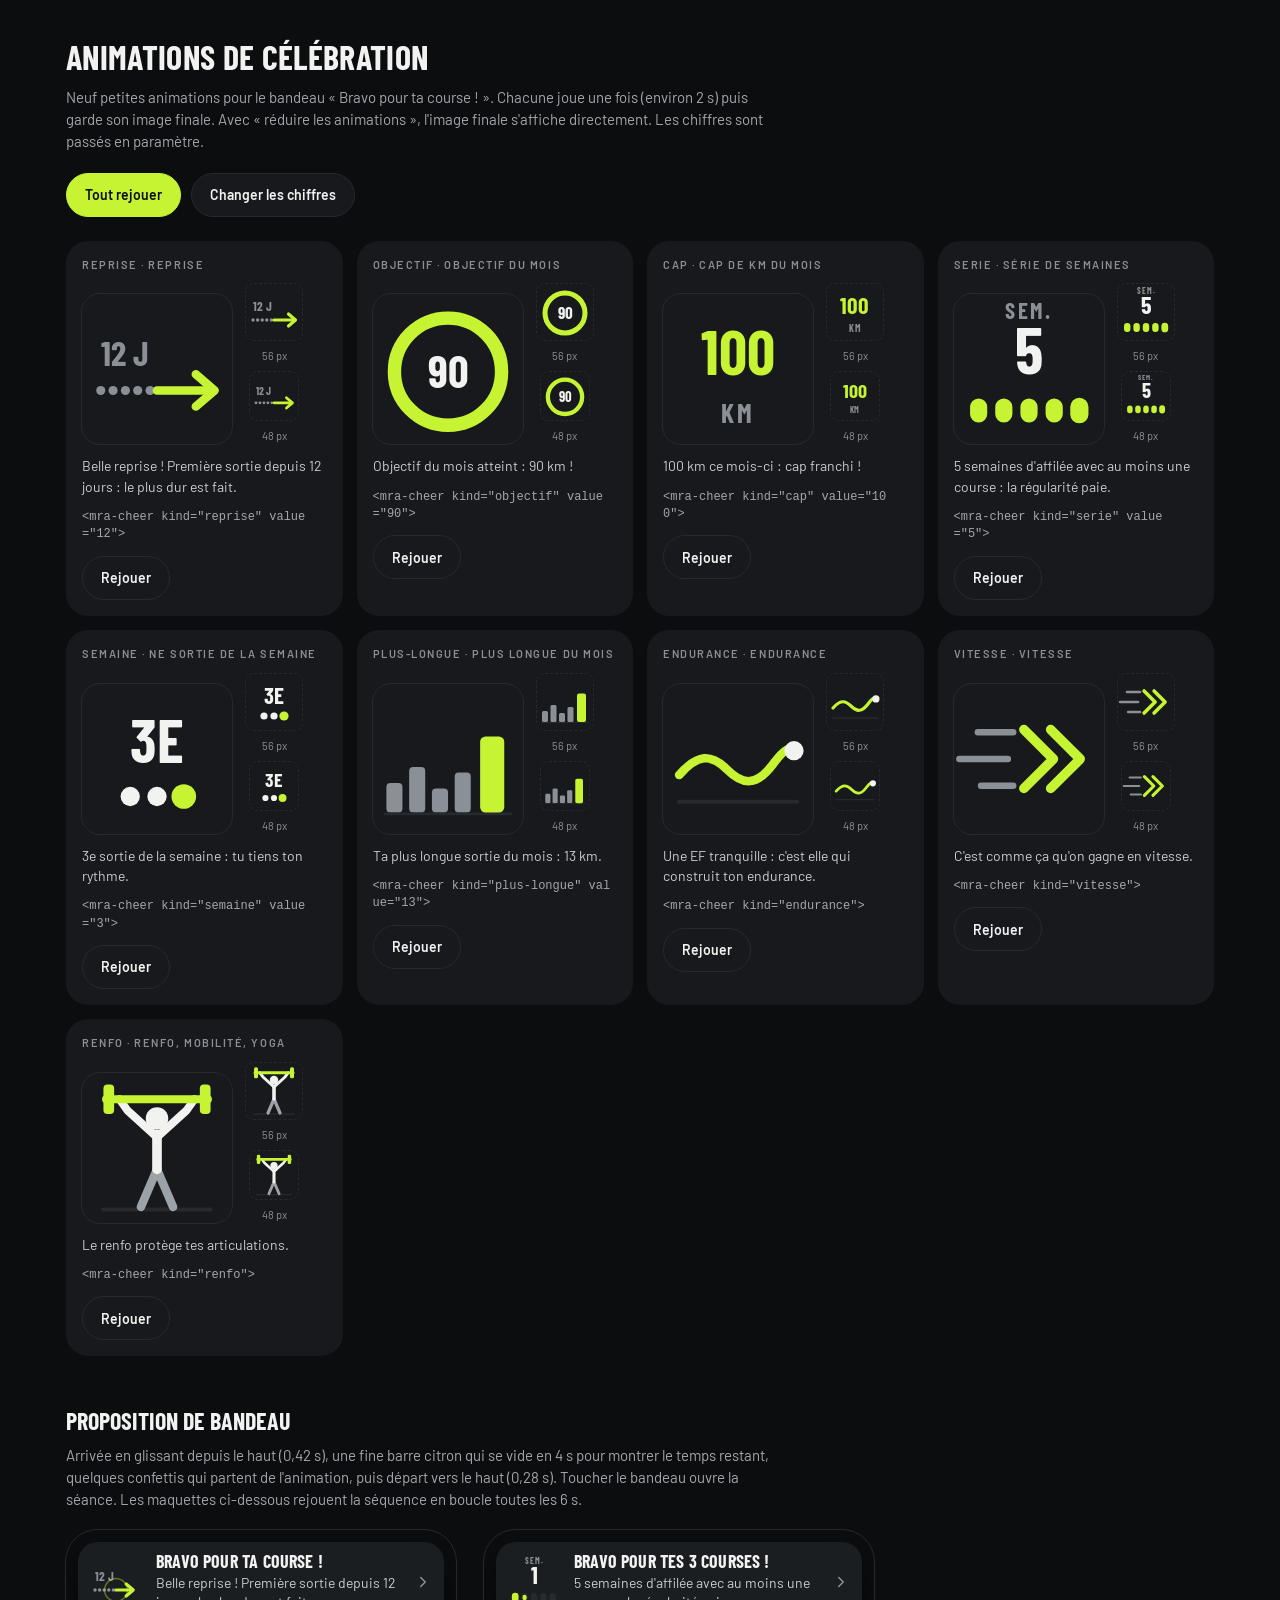
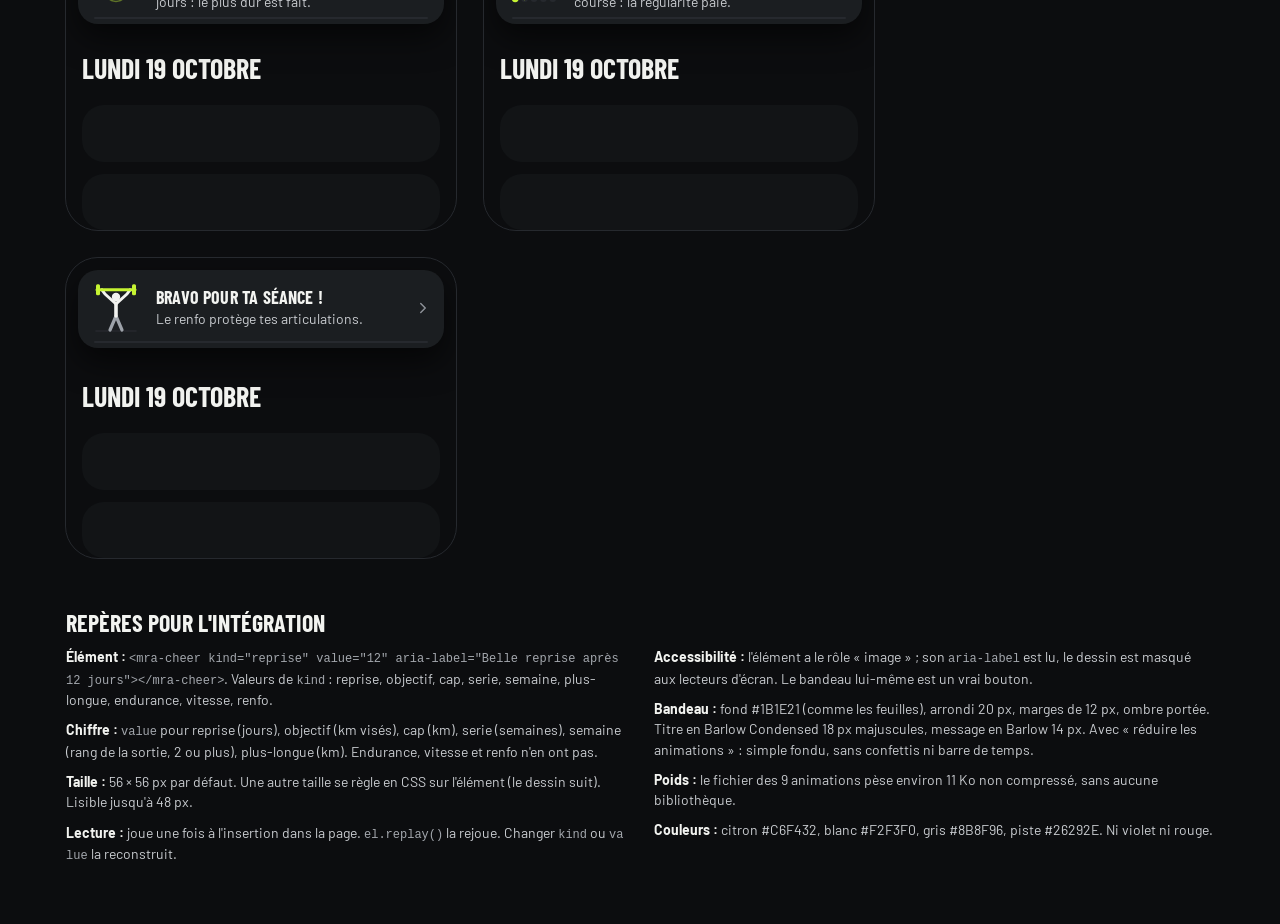
<file: docs/design/demo-celebrations.html>
<!doctype html>
<html lang="fr">
<head>
<meta charset="utf-8">
<meta name="viewport" content="width=device-width, initial-scale=1">
<title>Animations de célébration</title>
<link rel="stylesheet" href="https://fonts.googleapis.com/css2?family=Barlow:wght@400;500;600;700&family=Barlow+Condensed:wght@600;700&display=swap">
<style>
:root{--bg:#0C0D0F;--surface:#17191C;--raised:#1B1E21;--line:#26292E;--text:#F2F3F0;--text-2:#C9CCD0;--text-3:#A3A7AD;--muted:#8B8F96;--accent:#C6F432;--on-accent:#0C0D0F}
*{box-sizing:border-box}
body{margin:0;background:var(--bg);color:var(--text);font-family:Barlow,sans-serif;font-size:15px;line-height:1.45}
main{max-width:1180px;margin:0 auto;padding:32px 16px 64px}
h1{font-family:'Barlow Condensed',sans-serif;font-weight:700;font-size:34px;text-transform:uppercase;margin:0 0 6px;letter-spacing:.01em}
h2{font-family:'Barlow Condensed',sans-serif;font-weight:700;font-size:24px;text-transform:uppercase;margin:48px 0 6px}
.lead{color:var(--text-3);max-width:720px;margin:0 0 20px}
.bar{display:flex;flex-wrap:wrap;gap:10px;align-items:center;margin:16px 0 24px}
button.ctl{height:44px;padding:0 18px;border-radius:999px;border:1px solid var(--line);background:var(--surface);color:var(--text);font:600 14px Barlow,sans-serif;cursor:pointer}
button.ctl.primary{background:var(--accent);color:var(--on-accent);border-color:var(--accent)}
.grid{display:grid;grid-template-columns:repeat(auto-fill,minmax(250px,1fr));gap:14px}
.card{background:var(--surface);border-radius:22px;padding:16px;display:flex;flex-direction:column;gap:12px}
.card .over{font-size:11px;letter-spacing:.14em;text-transform:uppercase;color:var(--muted);font-weight:600}
.stage{display:flex;align-items:flex-end;gap:14px}
.big{width:150px;height:150px;border-radius:18px;background:var(--surface);outline:1px solid var(--line)}
.sizes{display:flex;flex-direction:column;gap:8px;align-items:center;font-size:11px;color:var(--muted)}
.sizes mra-cheer{background:var(--surface);outline:1px dashed var(--line);border-radius:8px}
.msg{font-size:14px;color:var(--text-2)}
code{font-size:12px;color:var(--text-3);word-break:break-all}
.card button.ctl{align-self:flex-start;height:44px}

/* ---------- Proposition de bandeau ---------- */
.phones{display:flex;flex-wrap:wrap;gap:28px;align-items:flex-start}
.phone{width:390px;max-width:100%;height:300px;border-radius:32px;background:var(--bg);outline:1px solid var(--line);position:relative;overflow:hidden}
.phone .fake{position:absolute;inset:0;padding:118px 16px 0;display:flex;flex-direction:column;gap:12px}
.phone .fake div{height:64px;border-radius:22px;background:var(--surface);opacity:.6}
.phone .fake h3{margin:0 0 4px;font-family:'Barlow Condensed',sans-serif;font-weight:700;font-size:28px;text-transform:uppercase;color:var(--text)}
.cheer{position:absolute;left:12px;right:12px;top:12px;display:flex;align-items:center;gap:12px;padding:10px 12px 12px 10px;border:none;border-radius:20px;background:var(--raised);box-shadow:0 14px 30px rgba(0,0,0,.55);color:var(--text);text-align:left;font-family:Barlow,sans-serif;cursor:pointer;overflow:hidden}
.cheer .txt{flex:1;min-width:0;display:flex;flex-direction:column;gap:2px}
.cheer .t{font-family:'Barlow Condensed',sans-serif;font-weight:700;font-size:18px;text-transform:uppercase;line-height:1.1;letter-spacing:.01em}
.cheer .m{font-size:14px;line-height:1.35;color:var(--text-2)}
.cheer .chev{flex:none;color:var(--muted);display:flex}
.cheer .timer{position:absolute;left:16px;right:16px;bottom:5px;height:2px;border-radius:2px;background:var(--line);overflow:hidden}
.cheer .timer i{position:absolute;inset:0;background:var(--accent);transform-origin:left;transform:scaleX(0)}
.cheer.live .timer i{animation:timer 4s linear forwards}
@keyframes timer{from{transform:scaleX(1)}to{transform:scaleX(0)}}
.cheer.in{animation:cheerIn .42s cubic-bezier(.2,.8,.2,1) both}
.cheer.out{animation:cheerOut .28s cubic-bezier(.4,0,1,1) both}
@keyframes cheerIn{from{transform:translateY(-120%);opacity:0}to{transform:none;opacity:1}}
@keyframes cheerOut{to{transform:translateY(-120%);opacity:0}}
.conf{position:absolute;left:0;top:0;width:100%;height:100%;pointer-events:none;overflow:visible}
.conf i{position:absolute;width:4px;height:8px;border-radius:1px;opacity:0}
.cheer.live .conf i{animation:conf 1.3s cubic-bezier(.2,.7,.3,1) forwards}
@keyframes conf{0%{opacity:1;transform:translate(0,0) rotate(0)}100%{opacity:0;transform:translate(var(--dx),var(--dy)) rotate(var(--r))}}
.spec{columns:2 320px;column-gap:28px;color:var(--text-2);font-size:14px}
.spec p{margin:0 0 10px;break-inside:avoid}
.spec b{color:var(--text)}
@media (prefers-reduced-motion: reduce){
 .cheer.in{animation:fade .2s both}.cheer.out{animation:fadeOut .2s both}
 .cheer.live .conf i,.cheer.live .timer i{animation:none}
 @keyframes fade{from{opacity:0}}@keyframes fadeOut{to{opacity:0}}
}
</style>
</head>
<body>
<main>
<h1>Animations de célébration</h1>
<p class="lead">Neuf petites animations pour le bandeau « Bravo pour ta course ! ». Chacune joue une fois (environ 2 s) puis garde son image finale. Avec « réduire les animations », l'image finale s'affiche directement. Les chiffres sont passés en paramètre.</p>
<div class="bar">
  <button class="ctl primary" type="button" onclick="replayAll()">Tout rejouer</button>
  <button class="ctl" type="button" onclick="randomize()">Changer les chiffres</button>
</div>

<div class="grid" id="grid"></div>

<h2>Proposition de bandeau</h2>
<p class="lead">Arrivée en glissant depuis le haut (0,42 s), une fine barre citron qui se vide en 4 s pour montrer le temps restant, quelques confettis qui partent de l'animation, puis départ vers le haut (0,28 s). Toucher le bandeau ouvre la séance. Les maquettes ci-dessous rejouent la séquence en boucle toutes les 6 s.</p>
<div class="phones" id="phones"></div>

<h2>Repères pour l'intégration</h2>
<div class="spec">
<p><b>Élément :</b> <code>&lt;mra-cheer kind="reprise" value="12" aria-label="Belle reprise après 12 jours"&gt;&lt;/mra-cheer&gt;</code>. Valeurs de <code>kind</code> : reprise, objectif, cap, serie, semaine, plus-longue, endurance, vitesse, renfo.</p>
<p><b>Chiffre :</b> <code>value</code> pour reprise (jours), objectif (km visés), cap (km), serie (semaines), semaine (rang de la sortie, 2 ou plus), plus-longue (km). Endurance, vitesse et renfo n'en ont pas.</p>
<p><b>Taille :</b> 56 × 56 px par défaut. Une autre taille se règle en CSS sur l'élément (le dessin suit). Lisible jusqu'à 48 px.</p>
<p><b>Lecture :</b> joue une fois à l'insertion dans la page. <code>el.replay()</code> la rejoue. Changer <code>kind</code> ou <code>value</code> la reconstruit.</p>
<p><b>Accessibilité :</b> l'élément a le rôle « image » ; son <code>aria-label</code> est lu, le dessin est masqué aux lecteurs d'écran. Le bandeau lui-même est un vrai bouton.</p>
<p><b>Bandeau :</b> fond #1B1E21 (comme les feuilles), arrondi 20 px, marges de 12 px, ombre portée. Titre en Barlow Condensed 18 px majuscules, message en Barlow 14 px. Avec « réduire les animations » : simple fondu, sans confettis ni barre de temps.</p>
<p><b>Poids :</b> le fichier des 9 animations pèse environ 11 Ko non compressé, sans aucune bibliothèque.</p>
<p><b>Couleurs :</b> citron #C6F432, blanc #F2F3F0, gris #8B8F96, piste #26292E. Ni violet ni rouge.</p>
</div>
</main>

<script>
/* Petites animations de célébration du bandeau « Bravo pour ta course ! » (MyRunningApp).
   Même principe que record-man.js : un seul fichier, un élément, aucune bibliothèque.
   Usage : <mra-cheer kind="reprise" value="12" aria-label="Belle reprise après 12 jours"></mra-cheer>
   kind : reprise | objectif | cap | serie | semaine | plus-longue | endurance | vitesse | renfo
   value : le chiffre affiché (jours, km, semaines, rang de la sortie) pour reprise, objectif, cap, serie, semaine, plus-longue.
   Joue une fois (~2 s) puis garde l'image finale. Avec « réduire les animations », l'image finale s'affiche directement.
   Taille : 56 × 56 px par défaut ; une autre taille se règle en CSS (width/height), le dessin suit.
   el.replay() rejoue l'animation. Police Barlow Condensed (web/fonts), avec repli. */
(()=>{
if(customElements.get('mra-cheer'))return;
const NS='http://www.w3.org/2000/svg',C='#C6F432',W='#F2F3F0',G='#8B8F96',T='#26292E',BG='#17191C',DUR=2000;
const F="'Barlow Condensed','Arial Narrow',sans-serif";
const cl=t=>Math.max(0,Math.min(1,t)),seg=(t,a,b)=>cl((t-a)/(b-a)),eo=t=>1-(1-t)**3,
 back=t=>{const c=1.7;return 1+(c+1)*(t-1)**3+c*(t-1)**2;},L=(a,b,t)=>a+(b-a)*t,
 pop=t=>t<=0?0:t>=1?1:back(t);
const mk=(svg)=>(tag,a,par)=>{const e=document.createElementNS(NS,tag);for(const k in a)e.setAttribute(k,a[k]);(par||svg).appendChild(e);return e;};
const txt=(s,x,y,size,fill,str,extra)=>{const e=s('text',Object.assign({x,y,'text-anchor':'middle','font-family':F,'font-weight':700,'font-size':size,fill},extra||{}));e.textContent=str;return e;};
const sc=(e,cx,cy,k)=>e.setAttribute('transform',`translate(${cx} ${cy}) scale(${k.toFixed(3)}) translate(${-cx} ${-cy})`);
const num=(v,d)=>{const n=parseInt(v,10);return isFinite(n)&&n>=0?n:d;};

const K={
 // 1 · Reprise : la pause en pointillés gris, puis la trace citron repart.
 reprise(s,v){
  const n=num(v,12);
  const dots=[];for(let i=0;i<5;i++)dots.push(s('circle',{cx:7+i*4.6,cy:36,r:1.7,fill:G}));
  const lab=txt(s,16,27,13,G,n+' J');
  const ring=s('circle',{cx:28,cy:36,r:3,fill:'none',stroke:C,'stroke-width':1.5});
  const line=s('path',{d:'M28 36 L46 36',fill:'none',stroke:C,'stroke-width':3.2,'stroke-linecap':'round'});
  const head=s('path',{d:'M43 30 L50 36 L43 42',fill:'none',stroke:C,'stroke-width':3.2,'stroke-linecap':'round','stroke-linejoin':'round'});
  return t=>{
   dots.forEach((d,i)=>d.setAttribute('opacity',seg(t,.02+i*.04,.12+i*.04)));
   lab.setAttribute('opacity',seg(t,.1,.3));
   const r=seg(t,.28,.62);ring.setAttribute('r',3+9*eo(r));ring.setAttribute('opacity',r>0&&r<1?1-r:0);
   const g=eo(seg(t,.3,.8)),x=L(28,47,g);line.setAttribute('d',`M28 36 L${x.toFixed(1)} 36`);line.setAttribute('opacity',g>0?1:0);
   head.setAttribute('transform',`translate(${(x-47).toFixed(1)} 0)`);head.setAttribute('opacity',g>0?1:0);
  };
 },
 // 2 · Objectif du mois atteint : l'anneau se ferme, coche finale.
 objectif(s,v){
  const n=num(v,90),R=20,P=2*Math.PI*R;
  s('circle',{cx:28,cy:29,r:R,fill:'none',stroke:T,'stroke-width':5});
  const arc=s('circle',{cx:28,cy:29,r:R,fill:'none',stroke:C,'stroke-width':5,'stroke-linecap':'round','stroke-dasharray':P,'stroke-dashoffset':P,transform:'rotate(-90 28 29)'});
  const g=s('g',{});const t1=txt(s,28,35,String(n).length>2?14:17,W,String(n));g.appendChild(t1);
  const b=s('g',{});s('circle',{cx:45,cy:11,r:7,fill:C,stroke:BG,'stroke-width':2},b);s('path',{d:'M41.8 11.2 L44.2 13.6 L48.4 8.8',fill:'none',stroke:BG,'stroke-width':2,'stroke-linecap':'round','stroke-linejoin':'round'},b);
  return t=>{
   arc.setAttribute('stroke-dashoffset',(P*(1-eo(seg(t,.05,.7)))).toFixed(2));
   const k=seg(t,.15,.45);t1.setAttribute('opacity',k);
   const p=seg(t,.68,.9);sc(g,28,29,1+.12*Math.sin(Math.PI*p));
   const q=pop(seg(t,.72,.95));sc(b,45,11,q);b.setAttribute('opacity',q>0?1:0);
  };
 },
 // 3 · Cap franchi : le compteur défile jusqu'au cap, il passe en citron et se souligne.
 cap(s,v){
  const n=num(v,100),from=Math.max(0,n-Math.max(9,Math.round(n*.25))),big=String(n).length>3?17:String(n).length>2?22:26;
  const t1=txt(s,28,30,big,W,String(from));
  const u=txt(s,28,48,10,G,'KM',{'letter-spacing':'1'});
  const bar=s('rect',{x:10,y:34,width:0,height:3,rx:1.5,fill:C});
  return t=>{
   const c=eo(seg(t,0,.62));t1.textContent=String(Math.round(L(from,n,c)));
   const done=t>=.62;t1.setAttribute('fill',done?C:W);
   const p=seg(t,.62,.85);sc(t1,28,24,1+.14*Math.sin(Math.PI*p));
   bar.setAttribute('width',(36*eo(seg(t,.66,.92))).toFixed(1));
   u.setAttribute('opacity',seg(t,0,.2));
  };
 },
 // 4 · Série de semaines : les pastilles s'allument une à une, le chiffre suit.
 serie(s,v){
  const n=Math.max(1,num(v,5)),k=Math.min(n,6),gap=3,w=(44-(k-1)*gap)/k;
  const pills=[];for(let i=0;i<k;i++){s('rect',{x:6+i*(w+gap),y:39,width:w,height:9,rx:Math.min(4.5,w/2),fill:T});pills.push(s('rect',{x:6+i*(w+gap),y:39,width:w,height:9,rx:Math.min(4.5,w/2),fill:C}));}
  const t1=txt(s,28,30,24,W,String(n));
  const lab=txt(s,28,9.5,8.5,G,'SEM.',{'letter-spacing':'1'});
  return t=>{
   pills.forEach((p,i)=>{const a=.08+i*(.6/k),q=pop(seg(t,a,a+.2));sc(p,6+i*(w+gap)+w/2,43.5,q);p.setAttribute('opacity',q>0?1:0);});
   let lit=0;for(let i=0;i<k;i++)if(t>=.08+i*(.6/k)+.05)lit++;
   t1.textContent=String(t>=.75||n>6?n:Math.max(1,lit));
   t1.setAttribute('opacity',seg(t,.05,.2));lab.setAttribute('opacity',seg(t,.05,.2));
   const p=seg(t,.75,.95);sc(t1,28,22,1+.12*Math.sin(Math.PI*p));
  };
 },
 // 5 · Ne sortie de la semaine : les sorties de la semaine apparaissent, la dernière en grand.
 semaine(s,v){
  const n=Math.max(2,num(v,3)),k=Math.min(n,5),sp=10,x0=28-(k-1)*sp/2;
  const d=[];for(let i=0;i<k;i++)d.push(s('circle',{cx:x0+i*sp,cy:42,r:i===k-1?4.6:3.6,fill:i===k-1?C:W}));
  const t1=txt(s,28,30,24,W,n+'E');
  return t=>{
   d.forEach((e,i)=>{const a=.05+i*(.5/k),q=pop(seg(t,a,a+.22));sc(e,x0+i*sp,42,q);e.setAttribute('opacity',q>0?1:0);});
   const q=pop(seg(t,.55,.85));sc(t1,28,22,q);t1.setAttribute('opacity',q>0?1:0);
   const p=seg(t,.8,1);d[k-1].setAttribute('r',(4.6+1.6*Math.sin(Math.PI*p)).toFixed(2));
  };
 },
 // 6 · Plus longue sortie du mois : la barre citron dépasse toutes les autres.
 'plus-longue'(s,v){
  const n=num(v,13),base=48,hs=[11,17,9,15],bs=hs.map((h,i)=>s('rect',{x:5+i*8.5,y:base,width:6,height:0,rx:1.5,fill:G}));
  s('line',{x1:4,x2:52,y1:base+.5,y2:base+.5,stroke:T,'stroke-width':1});
  const lb=s('rect',{x:40,y:base,width:9,height:0,rx:2,fill:C});
  const t1=txt(s,44.5,14,12,C,String(n));
  return t=>{
   bs.forEach((b,i)=>{const h=hs[i]*eo(seg(t,i*.05,.25+i*.05));b.setAttribute('y',(base-h).toFixed(1));b.setAttribute('height',h.toFixed(1));});
   const H=29*eo(seg(t,.3,.78));lb.setAttribute('y',(base-H).toFixed(1));lb.setAttribute('height',H.toFixed(1));
   const q=pop(seg(t,.72,.95));sc(t1,44.5,10,q);t1.setAttribute('opacity',q>0?1:0);
  };
 },
 // 7 · Endurance : une longue trace calme qui s'allonge, au rythme tranquille.
 endurance(s){
  s('line',{x1:6,x2:50,y1:44,y2:44,stroke:T,'stroke-width':1.5,'stroke-linecap':'round'});
  const p=s('path',{d:'M6 34 C 13 26, 18 26, 24 32 S 35 38, 41 30 S 48 24, 50 26',fill:'none',stroke:C,'stroke-width':3.2,'stroke-linecap':'round'});
  const dot=s('circle',{r:3.6,fill:W});
  let len=0;
  return t=>{
   if(!len){try{len=p.getTotalLength();}catch(e){len=60;}p.setAttribute('stroke-dasharray',len);}
   const g=L(.02,1,eo(seg(t,.05,.9)));p.setAttribute('stroke-dashoffset',(len*(1-g)).toFixed(2));
   let pt={x:50,y:26};try{pt=p.getPointAtLength(len*g);}catch(e){}
   dot.setAttribute('cx',pt.x.toFixed(1));dot.setAttribute('cy',pt.y.toFixed(1));dot.setAttribute('opacity',seg(t,.03,.12));
  };
 },
 // 8 · Vitesse : traits de vitesse et double chevron qui file.
 vitesse(s){
  const ls=[[18,13],[28,20],[38,11]].map(([y,w])=>({y,w,e:s('line',{x1:0,x2:0,y1:y,y2:y,stroke:G,'stroke-width':2.4,'stroke-linecap':'round'})}));
  const g=s('g',{});
  s('path',{d:'M26 17 L37 28 L26 39',fill:'none',stroke:C,'stroke-width':3.6,'stroke-linecap':'round','stroke-linejoin':'round'},g);
  s('path',{d:'M36 17 L47 28 L36 39',fill:'none',stroke:C,'stroke-width':3.6,'stroke-linecap':'round','stroke-linejoin':'round'},g);
  return t=>{
   const m=seg(t,.08,.66),x=L(-26,0,back(m)),cx=26+x;
   g.setAttribute('transform',`translate(${x.toFixed(1)} 0)`);g.setAttribute('opacity',seg(t,.06,.16));
   ls.forEach((l,i)=>{const a=eo(seg(t,.2+i*.05,.75+i*.05)),x2=Math.max(3,cx-4-(i%2?2:0)),x1=Math.max(2,x2-l.w-16*(1-a));
    l.e.setAttribute('x1',x1.toFixed(1));l.e.setAttribute('x2',x2.toFixed(1));l.e.setAttribute('opacity',x2-x1>1?seg(t,.1,.25):0);});
  };
 },
 // 9 · Renfo, mobilité, yoga : une silhouette pousse la barre au-dessus de sa tête.
 renfo(s){
  s('line',{x1:8,x2:48,y1:51,y2:51,stroke:T,'stroke-width':1.5,'stroke-linecap':'round'});
  const st={'stroke-linecap':'round','stroke-linejoin':'round',fill:'none'};
  s('path',Object.assign({d:'M28 36 L22 50 M28 36 L34 50',stroke:'#9DA2A9','stroke-width':3.2},st));
  s('path',Object.assign({d:'M28 36 L28 23',stroke:W,'stroke-width':3.6},st));
  s('circle',{cx:28,cy:17,r:4.2,fill:W});
  const arms=s('path',Object.assign({stroke:W,'stroke-width':3},st));
  const bar=s('g',{});
  s('line',{x1:9,x2:47,y1:0,y2:0,stroke:C,'stroke-width':3,'stroke-linecap':'round'},bar);
  s('rect',{x:8,y:-5.5,width:4,height:11,rx:1.5,fill:C},bar);s('rect',{x:44,y:-5.5,width:4,height:11,rx:1.5,fill:C},bar);
  const spk=[s('path',Object.assign({d:'M12 -5 L10 -8.5 M28 -6 L28 -9.5 M44 -5 L46 -8.5',stroke:C,'stroke-width':2},st))];
  return t=>{
   const u=eo(seg(t,.12,.6)),dip=Math.sin(Math.PI*seg(t,.6,.8))*1.5,y=L(25,9,u)+dip,hx=L(16,14,u);
   const ex=L(13,17,u),ey=L(30,14,u);
   arms.setAttribute('d',`M28 24 L${ex.toFixed(1)} ${ey.toFixed(1)} L${hx.toFixed(1)} ${y.toFixed(1)} M28 24 L${(56-ex).toFixed(1)} ${ey.toFixed(1)} L${(56-hx).toFixed(1)} ${y.toFixed(1)}`);
   bar.setAttribute('transform',`translate(0 ${y.toFixed(1)})`);
   const q=seg(t,.78,.98);spk[0].setAttribute('opacity',q);spk[0].setAttribute('transform',`translate(0 ${(y+(1-q)*3).toFixed(1)})`);
  };
 }
};

class MraCheer extends HTMLElement{
 static get observedAttributes(){return['kind','value'];}
 connectedCallback(){this.build();}
 attributeChangedCallback(){if(this._b)this.build();}
 disconnectedCallback(){cancelAnimationFrame(this.raf);}
 build(){
  this._b=1;cancelAnimationFrame(this.raf);this.textContent='';
  const st=this.style;if(!st.display)st.display='inline-block';if(!st.width)st.width='56px';if(!st.height)st.height='56px';st.lineHeight='0';
  if(!this.hasAttribute('role'))this.setAttribute('role','img');
  const svg=document.createElementNS(NS,'svg');svg.setAttribute('viewBox','0 0 56 56');svg.setAttribute('width','100%');svg.setAttribute('height','100%');svg.setAttribute('aria-hidden','true');svg.setAttribute('focusable','false');svg.style.overflow='visible';
  this.appendChild(svg);
  const f=K[this.getAttribute('kind')]||K.endurance;
  this.draw=f(mk(svg),this.getAttribute('value'));
  this.play();
 }
 play(){
  cancelAnimationFrame(this.raf);
  if(matchMedia('(prefers-reduced-motion: reduce)').matches){this.draw(1);return;}
  this.draw(0);const t0=performance.now();
  const tick=now=>{if(!this.isConnected)return;const t=cl((now-t0)/DUR);this.draw(t);if(t<1)this.raf=requestAnimationFrame(tick);};
  this.raf=requestAnimationFrame(tick);
 }
 replay(){this.play();}
}
customElements.define('mra-cheer',MraCheer);
})();

</script>
<script>
const ITEMS=[
 {kind:'reprise',value:12,title:'Reprise',msg:v=>`Belle reprise ! Première sortie depuis ${v} jours : le plus dur est fait.`,rnd:()=>10+Math.floor(Math.random()*30)},
 {kind:'objectif',value:90,title:'Objectif du mois',msg:v=>`Objectif du mois atteint : ${v} km !`,rnd:()=>[40,60,90,120,150][Math.floor(Math.random()*5)]},
 {kind:'cap',value:100,title:'Cap de km du mois',msg:v=>`${v} km ce mois-ci : cap franchi !`,rnd:()=>[50,100,150,200][Math.floor(Math.random()*4)]},
 {kind:'serie',value:5,title:'Série de semaines',msg:v=>`${v} semaines d'affilée avec au moins une course : la régularité paie.`,rnd:()=>2+Math.floor(Math.random()*9)},
 {kind:'semaine',value:3,title:'Ne sortie de la semaine',msg:v=>`${v}e sortie de la semaine : tu tiens ton rythme.`,rnd:()=>2+Math.floor(Math.random()*4)},
 {kind:'plus-longue',value:13,title:'Plus longue du mois',msg:v=>`Ta plus longue sortie du mois : ${v} km.`,rnd:()=>8+Math.floor(Math.random()*15)},
 {kind:'endurance',title:'Endurance',msg:()=>`Une EF tranquille : c'est elle qui construit ton endurance.`},
 {kind:'vitesse',title:'Vitesse',msg:()=>`C'est comme ça qu'on gagne en vitesse.`},
 {kind:'renfo',title:'Renfo, mobilité, yoga',msg:()=>`Le renfo protège tes articulations.`}
];
const esc=s=>String(s).replace(/[&<>"]/g,c=>({'&':'&amp;','<':'&lt;','>':'&gt;','"':'&quot;'}[c]));
function card(it){
 const v=it.value!=null?` value="${it.value}"`:'',m=esc(it.msg(it.value));
 return `<article class="card"><div class="over">${esc(it.kind)} · ${esc(it.title)}</div>
  <div class="stage"><mra-cheer class="big" kind="${it.kind}"${v} aria-label="${m}" style="width:150px;height:150px"></mra-cheer>
   <div class="sizes"><mra-cheer kind="${it.kind}"${v} aria-label="${m}"></mra-cheer>56 px<mra-cheer kind="${it.kind}"${v} aria-label="${m}" style="width:48px;height:48px"></mra-cheer>48 px</div></div>
  <div class="msg">${m}</div>
  <code>&lt;mra-cheer kind="${it.kind}"${esc(v)}&gt;</code>
  <button class="ctl" type="button" data-kind="${it.kind}">Rejouer</button></article>`;
}
function render(){document.getElementById('grid').innerHTML=ITEMS.map(card).join('');
 document.querySelectorAll('#grid .card button').forEach(b=>b.onclick=()=>b.closest('.card').querySelectorAll('mra-cheer').forEach(e=>e.replay()));}
function replayAll(){document.querySelectorAll('#grid mra-cheer').forEach(e=>e.replay());}
function randomize(){ITEMS.forEach(it=>{if(it.rnd)it.value=it.rnd();});render();}
render();

const BANNERS=[
 {title:'Bravo pour ta course !',kind:'reprise',value:12,msg:'Belle reprise ! Première sortie depuis 12 jours : le plus dur est fait.'},
 {title:'Bravo pour tes 3 courses !',kind:'serie',value:5,msg:"5 semaines d'affilée avec au moins une course : la régularité paie."},
 {title:'Bravo pour ta séance !',kind:'renfo',msg:'Le renfo protège tes articulations.'}
];
const CC=['#C6F432','#F2F3F0','#8B8F96','#C6F432'];
function confetti(){let h='';for(let i=0;i<14;i++){const a=(-160+Math.random()*140)*Math.PI/180,d=40+Math.random()*90;
 h+=`<i style="left:38px;top:38px;background:${CC[i%4]};--dx:${(Math.cos(a)*d+30).toFixed(0)}px;--dy:${(Math.sin(a)*d*0.5+60+Math.random()*60).toFixed(0)}px;--r:${(Math.random()*540-270).toFixed(0)}deg;animation-delay:${(.15+Math.random()*.15).toFixed(2)}s"></i>`;}return h;}
function phone(b){
 const v=b.value!=null?` value="${b.value}"`:'';
 return `<div class="phone"><div class="fake"><h3>Lundi 19 octobre</h3><div></div><div></div></div>
  <button type="button" class="cheer" aria-label="${esc(b.title+' '+b.msg)} Ouvrir la séance.">
   <span class="conf" aria-hidden="true"></span>
   <span class="ico" style="flex:none"></span>
   <span class="txt"><span class="t">${esc(b.title)}</span><span class="m">${esc(b.msg)}</span></span>
   <span class="chev" aria-hidden="true"><svg width="18" height="18" viewBox="0 0 24 24" fill="none" stroke="currentColor" stroke-width="2" stroke-linecap="round" stroke-linejoin="round"><path d="M9 18l6-6-6-6"></path></svg></span>
   <span class="timer" aria-hidden="true"><i></i></span>
  </button></div>`.replace('<span class="ico" style="flex:none"></span>',`<mra-cheer kind="${b.kind}"${v} aria-label="${esc(b.msg)}" style="flex:none"></mra-cheer>`);
}
document.getElementById('phones').innerHTML=BANNERS.map(phone).join('');
function cycle(el){
 const c=el.querySelector('.cheer'),ch=el.querySelector('mra-cheer');
 c.classList.remove('out','live');c.style.visibility='visible';c.querySelector('.conf').innerHTML=confetti();
 void c.offsetWidth;c.classList.add('in','live');ch.replay();
 setTimeout(()=>{c.classList.remove('in');c.classList.add('out');},4400);
 setTimeout(()=>{c.style.visibility='hidden';},4700);
}
document.querySelectorAll('.phone').forEach((p,i)=>{setTimeout(()=>{cycle(p);setInterval(()=>cycle(p),6000);},300+i*500);});
</script>
</body>
</html>
</file>
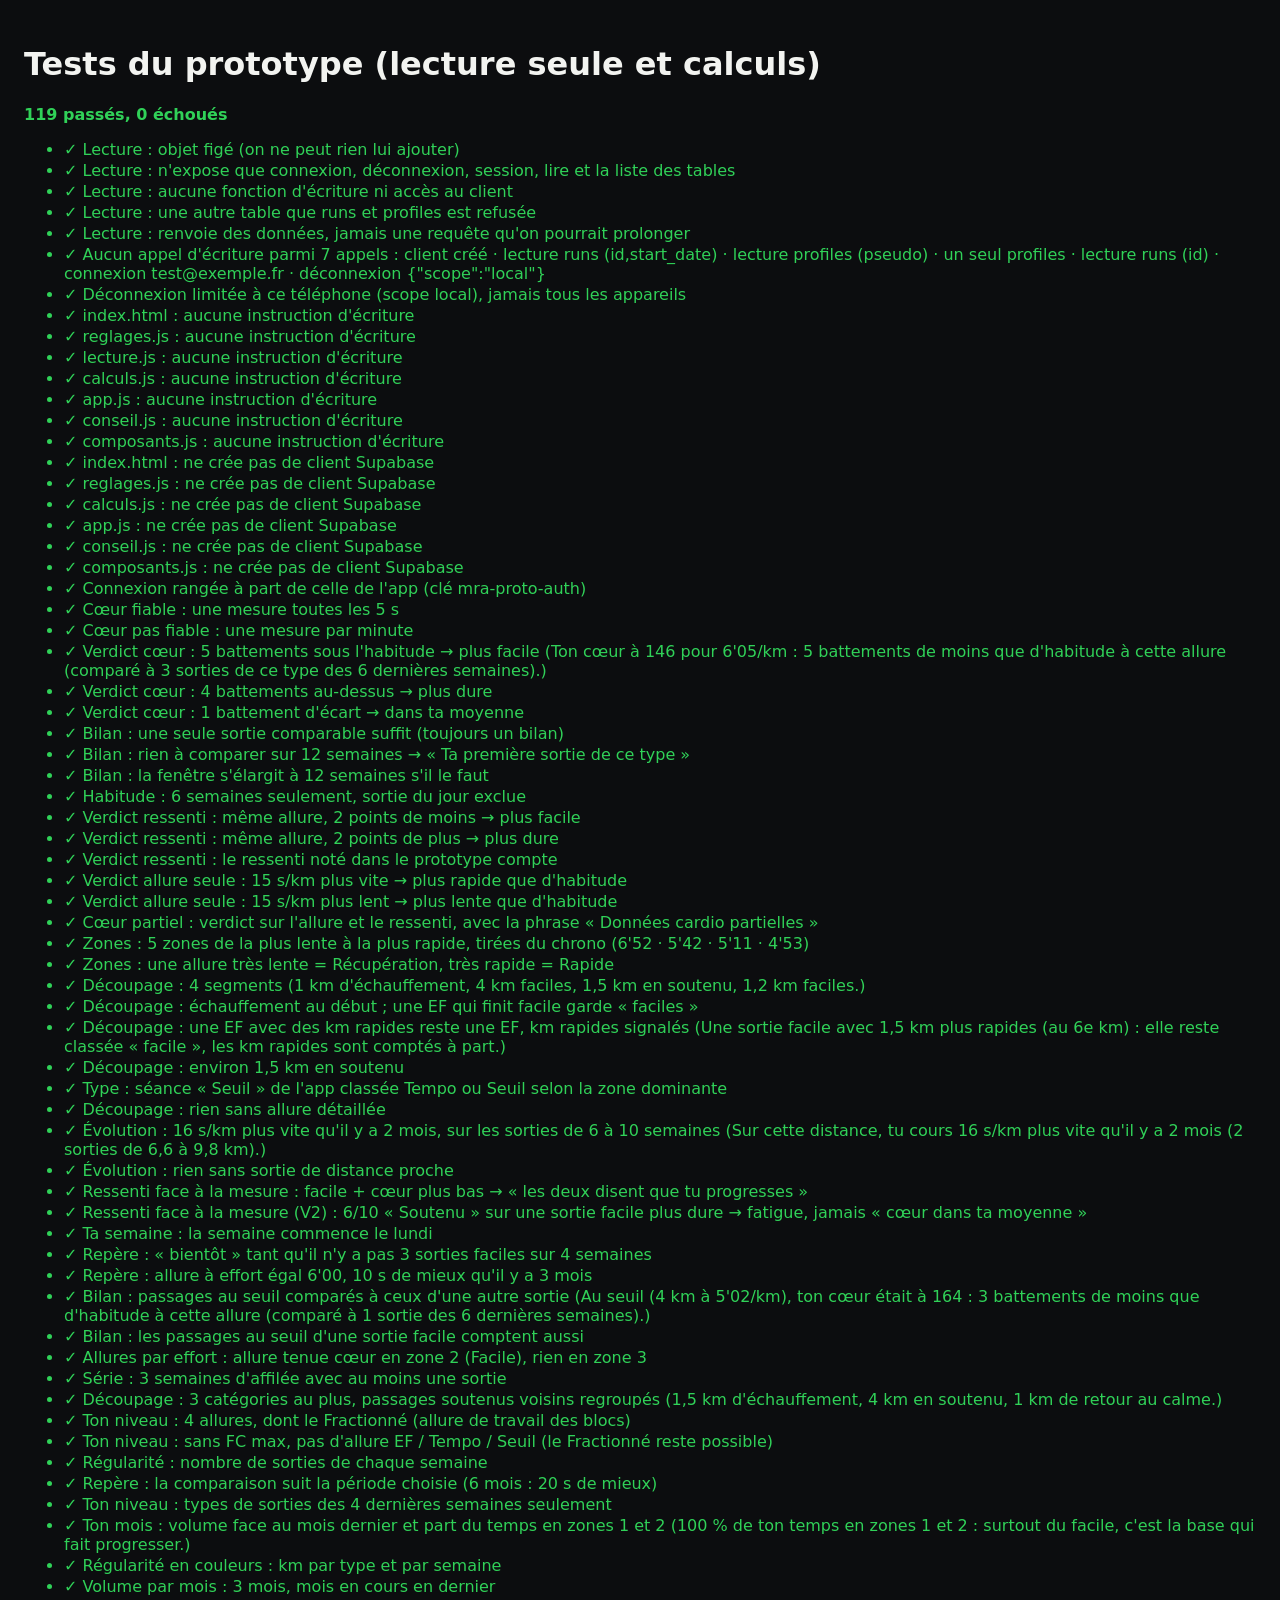
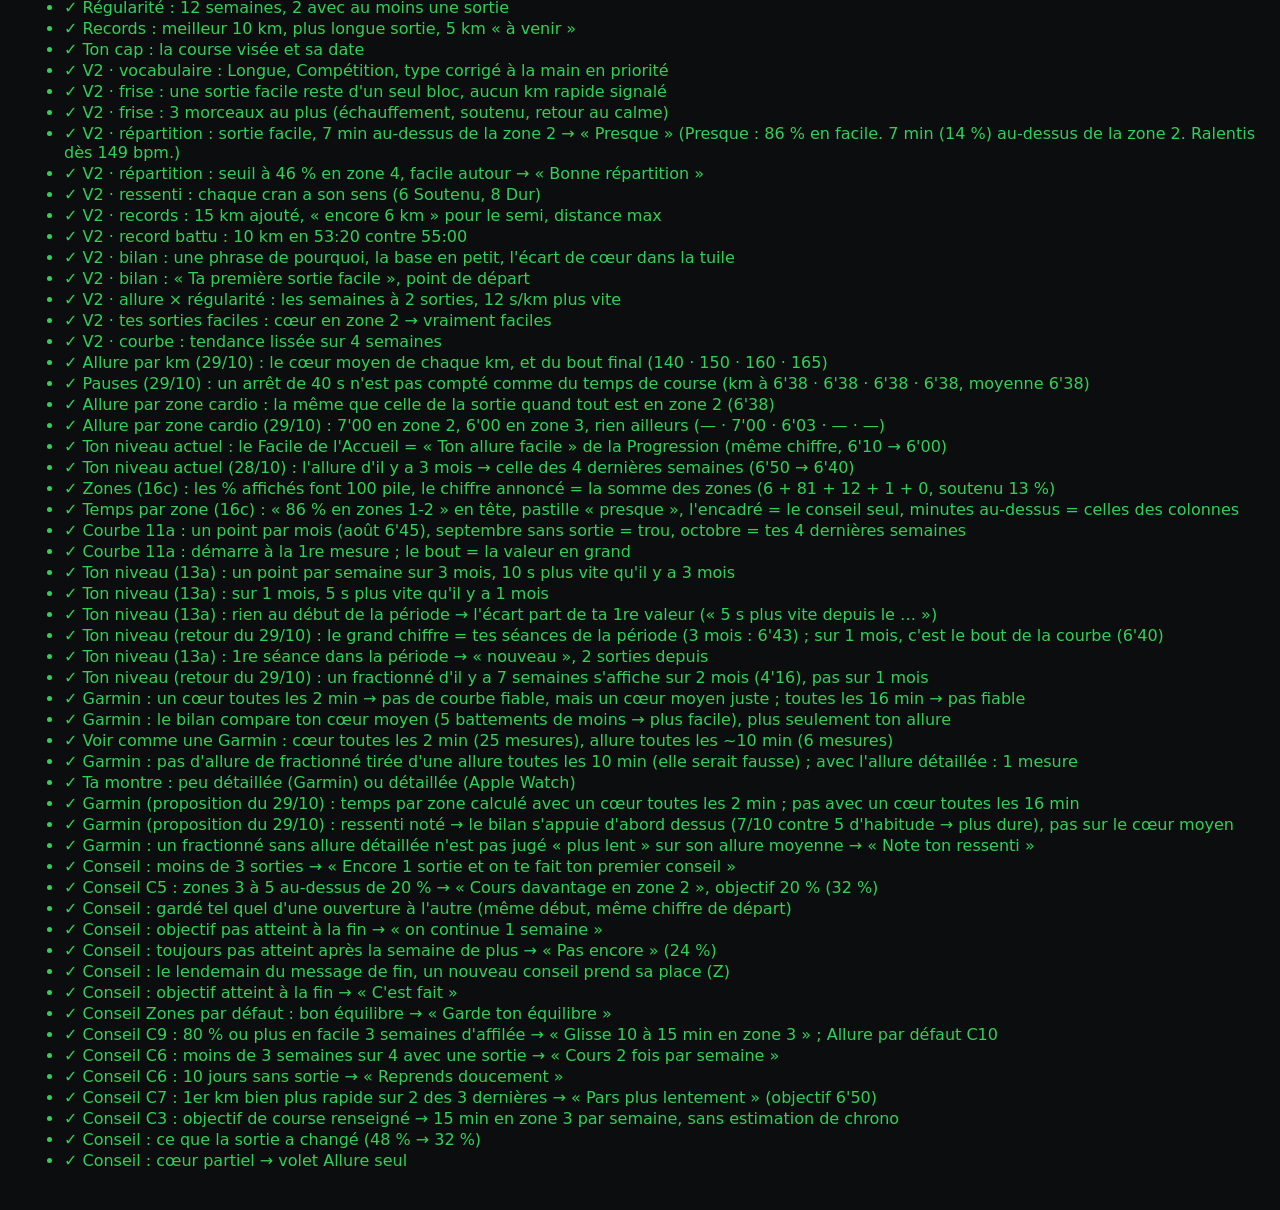
<file: web/proto/test.html>
<!doctype html>
<html lang="fr">
<head>
<meta charset="utf-8">
<title>Tests du prototype</title>
<style>body{font-family:system-ui,sans-serif;background:#0C0D0F;color:#F2F3F0;padding:16px}.ok{color:#30d158}.ko{color:#ff453a}li{margin:2px 0}</style>
</head>
<body>
<h1>Tests du prototype (lecture seule et calculs)</h1>
<p id="bilan">Exécution des tests…</p>
<ul id="liste"></ul>
<!-- Faux Supabase installé AVANT lecture.js : il note chaque appel, y compris toute tentative d'écriture. -->
<script>
window.__appels = [];
(function () {
  const note = (x) => window.__appels.push(x);
  function constructeur(table) {
    const b = {
      select(c) { note(`lecture ${table} (${c})`); return b; }, order() { return b; }, maybeSingle() { note(`un seul ${table}`); return b; },
      eq() { return b; }, then(ok) { return Promise.resolve({ data: [], error: null }).then(ok); },
    };
    ["insert", "update", "upsert", "delete"].forEach((m) => { b[m] = () => { note(`ÉCRITURE ${m} ${table}`); return b; }; });
    return b;
  }
  const client = {
    from: (t) => constructeur(t),
    rpc: (f) => { note(`ÉCRITURE rpc ${f}`); return Promise.resolve({}); },
    auth: {
      signInWithPassword: (x) => { note(`connexion ${x.email}`); return Promise.resolve({ data: { session: { user: { email: x.email } } }, error: null }); },
      signOut: (o) => { note(`déconnexion ${JSON.stringify(o || {})}`); return Promise.resolve({}); },
      getSession: () => Promise.resolve({ data: { session: null } }),
    },
  };
  window.supabase = { createClient: () => { note("client créé"); return client; } };
})();
</script>
<script src="../config.js"></script>
<script src="../logic.js?v=114"></script>
<script src="reglages.js?v=13"></script>
<script src="lecture.js?v=1"></script>
<script src="calculs.js?v=24"></script>
<script src="conseil.js?v=3"></script>
<script>
(async () => {
  const res = [];
  const ok = (cond, nom) => res.push({ ok: !!cond, nom });
  const JOUR = 86400000, NOW = Date.parse("2026-10-26T12:00:00");
  const iso = (ts) => new Date(ts).toISOString();

  /* ---------- 1 · Lecture seule ---------- */
  ok(Object.isFrozen(Lecture), "Lecture : objet figé (on ne peut rien lui ajouter)");
  ok(JSON.stringify(Object.keys(Lecture).sort()) === JSON.stringify(["connexion", "deconnexion", "lire", "session", "tables"]),
    "Lecture : n'expose que connexion, déconnexion, session, lire et la liste des tables");
  ok(["insert", "update", "upsert", "delete", "rpc", "from", "client", "storage", "functions"].every((k) => !(k in Lecture)), "Lecture : aucune fonction d'écriture ni accès au client");
  await Lecture.lire("runs", "id,start_date", { trierPar: "start_date" });
  await Lecture.lire("profiles", "pseudo", { unSeul: true });
  const refus = await Lecture.lire("planned_sessions", "*");
  ok(refus.error && /non lisible/.test(refus.error.message), "Lecture : une autre table que runs et profiles est refusée");
  const rendu = await Lecture.lire("runs", "id");
  ok(rendu && !("then" in rendu) && !("insert" in rendu) && !("update" in rendu), "Lecture : renvoie des données, jamais une requête qu'on pourrait prolonger");
  await Lecture.connexion("test@exemple.fr", "x");
  await Lecture.deconnexion();
  await Lecture.session();
  ok(window.__appels.every((a) => !/^ÉCRITURE/.test(a)), "Aucun appel d'écriture parmi " + window.__appels.length + " appels : " + window.__appels.join(" · "));
  ok(window.__appels.includes('déconnexion {"scope":"local"}'), "Déconnexion limitée à ce téléphone (scope local), jamais tous les appareils");
  // Recherche dans tout le code du prototype : aucune fonction d'écriture de Supabase, et seul lecture.js crée le client.
  const fichiers = ["index.html", "reglages.js", "lecture.js", "calculs.js", "app.js", "conseil.js", "composants.js"];
  const textes = await Promise.all(fichiers.map((f) => fetch(f + "?t=" + Date.now()).then((r) => r.text())));
  const ecriture = /\.(insert|update|upsert|delete|rpc)\s*\(|functions\.invoke|storage\.from|resetPassword|updateUser/;
  fichiers.forEach((f, i) => ok(!ecriture.test(textes[i].replace(/\/\*[\s\S]*?\*\//g, "").replace(/\/\/.*$/gm, "")), `${f} : aucune instruction d'écriture`));
  fichiers.forEach((f, i) => { if (f !== "lecture.js") ok(!/createClient|window\.supabase/.test(textes[i].replace(/<script src=[^>]+><\/script>/g, "")), `${f} : ne crée pas de client Supabase`); });
  ok(/storageKey:\s*"mra-proto-auth"/.test(textes[2]), "Connexion rangée à part de celle de l'app (clé mra-proto-auth)");

  /* ---------- 2 · Calculs ---------- */
  const serie = (dur, pas, f) => { const a = []; for (let t = pas; t <= dur; t += pas) a.push(f(t)); return a; };
  const sortie = (o) => Calc.versSortie({ id: o.id, start_date: iso(o.ts), type: o.type || "EF", apple_type: "Running", distance_km: o.km, duration_sec: Math.round(o.km * o.pace),
    avg_hr: o.fc || null, peak_hr: o.fcMax || null, avg_cadence: o.cad || null, pain_ratings: o.rpe != null ? { rpe: o.rpe } : null, include_in_stats: true,
    hr_series: o.hrPas ? serie(Math.round(o.km * o.pace), o.hrPas, (t) => ({ t, hr: o.fc })) : null, pace_series: o.paceSerie || null });
  // Cœur fiable
  ok(Calc.coeurFiable(sortie({ id: "a", ts: NOW, km: 8, pace: 365, fc: 150, hrPas: 5 })), "Cœur fiable : une mesure toutes les 5 s");
  ok(!Calc.coeurFiable(sortie({ id: "b", ts: NOW, km: 8, pace: 365, fc: 150, hrPas: 60 })), "Cœur pas fiable : une mesure par minute");
  // Verdict avec cœur
  const hab = [1, 2, 3].map((i) => sortie({ id: "h" + i, ts: NOW - i * 7 * JOUR, km: 8, pace: 365, fc: 151, hrPas: 5 }));
  const v1 = Calc.verdict(sortie({ id: "x1", ts: NOW, km: 8.2, pace: 365, fc: 146, hrPas: 5 }), hab, {});
  ok(v1.cle === "facile" && /5 battements de moins/.test(v1.phrase) && v1.base === "coeur", "Verdict cœur : 5 battements sous l'habitude → plus facile (" + v1.phrase + ")");
  ok(Calc.verdict(sortie({ id: "x2", ts: NOW, km: 8, pace: 365, fc: 155, hrPas: 5 }), hab, {}).cle === "dure", "Verdict cœur : 4 battements au-dessus → plus dure");
  ok(Calc.verdict(sortie({ id: "x3", ts: NOW, km: 8, pace: 368, fc: 150, hrPas: 5 }), hab, {}).cle === "moyenne", "Verdict cœur : 1 battement d'écart → dans ta moyenne");
  ok(Calc.verdict(sortie({ id: "x4", ts: NOW, km: 8, pace: 365, fc: 150, hrPas: 5 }), [hab[0]], {}).cle === "moyenne", "Bilan : une seule sortie comparable suffit (toujours un bilan)");
  const prem = Calc.verdict(sortie({ id: "x6", ts: NOW, km: 8, pace: 365, fc: 150, hrPas: 5 }), [], {});
  ok(prem.cle === "premiere" && /point de départ/.test(prem.phrase), "Bilan : rien à comparer sur 12 semaines → « Ta première sortie de ce type »");
  ok(Calc.verdict(sortie({ id: "x7", ts: NOW, km: 8, pace: 365, fc: 146, hrPas: 5 }), [sortie({ id: "x8", ts: NOW - 9 * 7 * JOUR, km: 8, pace: 365, fc: 151, hrPas: 5 })], {}).cle === "facile", "Bilan : la fenêtre s'élargit à 12 semaines s'il le faut");
  const vieille = sortie({ id: "v", ts: NOW - 50 * JOUR, km: 8, pace: 365, fc: 151, hrPas: 5 });
  ok(Calc.habitude(sortie({ id: "x5", ts: NOW, km: 8, pace: 365 }), [...hab, vieille], REGLAGES).length === 3, "Habitude : 6 semaines seulement, sortie du jour exclue");
  // Verdict sans cœur fiable
  const habR = [1, 2, 3].map((i) => sortie({ id: "r" + i, ts: NOW - i * 7 * JOUR, km: 8, pace: 370, rpe: 5 }));
  ok(Calc.verdict(sortie({ id: "y1", ts: NOW, km: 8, pace: 372, rpe: 3 }), habR, {}).cle === "facile", "Verdict ressenti : même allure, 2 points de moins → plus facile");
  ok(Calc.verdict(sortie({ id: "y2", ts: NOW, km: 8, pace: 372, rpe: 7 }), habR, {}).cle === "dure", "Verdict ressenti : même allure, 2 points de plus → plus dure");
  ok(Calc.verdict(sortie({ id: "y3", ts: NOW, km: 8, pace: 372 }), habR, { y3: 3 }).cle === "facile", "Verdict ressenti : le ressenti noté dans le prototype compte");
  const habA = [1, 2, 3].map((i) => sortie({ id: "z" + i, ts: NOW - i * 7 * JOUR, km: 8, pace: 370 }));
  ok(Calc.verdict(sortie({ id: "y4", ts: NOW, km: 8, pace: 355 }), habA, {}).cle === "rapide", "Verdict allure seule : 15 s/km plus vite → plus rapide que d'habitude");
  ok(Calc.verdict(sortie({ id: "y5", ts: NOW, km: 8, pace: 385 }), habA, {}).cle === "lente", "Verdict allure seule : 15 s/km plus lent → plus lente que d'habitude");
  const part = Calc.verdict(sortie({ id: "y6", ts: NOW, km: 8, pace: 372, fc: 150, hrPas: 960, rpe: 3 }), habR, {});   // 29/10 : un cœur toutes les 16 min (toutes les 2 min suffit désormais pour le cœur moyen)
  ok(part.base === "ressenti" && /partielles/.test(part.note || ""), "Cœur partiel : verdict sur l'allure et le ressenti, avec la phrase « Données cardio partielles »");
  // Zones d'allure
  const profil = { program_settings: { refDistanceKm: 10, refTimeSec: 3000, refDate: "2026-09-15", refSource: "chrono" } };
  const z = Calc.zonesAllure(profil, [], NOW);
  ok(z && z.bornes.every((b, i) => i === 0 || b < z.bornes[i - 1]) && /chrono/.test(z.source), "Zones : 5 zones de la plus lente à la plus rapide, tirées du chrono (" + z.bornes.map((b) => fmtKmPace(b)).join(" · ") + ")");
  ok(Calc.zoneDe(z.bornes[0] + 5, z) === 0 && Calc.zoneDe(z.bornes[3] - 5, z) === 4, "Zones : une allure très lente = Récupération, très rapide = Rapide");
  // Découpage : 1 km d'échauffement, 4 km faciles, 1,5 km au tempo, 1,2 km faciles
  const allures = [[1000, z.bornes[0] + 15], [4000, (z.bornes[0] + z.bornes[1]) / 2], [1500, (z.bornes[1] + z.bornes[2]) / 2], [1200, (z.bornes[0] + z.bornes[1]) / 2]];
  const ps = []; let t = 0;
  allures.forEach(([m, p]) => { const dur = m * p / 1000; for (let u = 5; u <= dur; u += 5) ps.push({ t: Math.round(t + u), pace: Math.round(p) }); t += dur; });
  const kmTot = allures.reduce((a, x) => a + x[0], 0) / 1000;
  const sd = Calc.versSortie({ id: "d", start_date: iso(NOW), type: "EF", distance_km: kmTot, duration_sec: Math.round(t), pace_series: ps, include_in_stats: true });
  const dec = Calc.decoupage(sd, z);
  ok(dec && dec.segments.length === 4, "Découpage : 4 segments (" + (dec ? dec.texte : "aucun") + ")");
  ok(dec && dec.segments[0].role === "echauffement" && dec.segments[3].role === null, "Découpage : échauffement au début ; une EF qui finit facile garde « faciles »");
  ok(dec && /reste classée « facile »/.test(dec.commentaire) && /au 6e km/.test(dec.commentaire), "Découpage : une EF avec des km rapides reste une EF, km rapides signalés (" + (dec ? dec.commentaire : "") + ")");
  ok(dec && Math.abs(dec.soutenuM - 1500) < 120, "Découpage : environ 1,5 km en soutenu");
  ok(Calc.libelleType({ type: "Seuil" }, { tempsParZone: [0, 0, 100, 300, 0] }) === "Seuil" && Calc.libelleType({ type: "Seuil" }, { tempsParZone: [0, 0, 300, 100, 0] }) === "Tempo", "Type : séance « Seuil » de l'app classée Tempo ou Seuil selon la zone dominante");
  ok(Calc.decoupage(sortie({ id: "n", ts: NOW, km: 8, pace: 365 }), z) === null, "Découpage : rien sans allure détaillée");
  // Évolution sur cette distance
  const anciennes = [sortie({ id: "e1", ts: NOW - 8 * 7 * JOUR, km: 8, pace: 380 }), sortie({ id: "e2", ts: NOW - 9 * 7 * JOUR, km: 8.4, pace: 380 }), sortie({ id: "e3", ts: NOW - 2 * 7 * JOUR, km: 8, pace: 300 })];
  const ev = Calc.evolution(sortie({ id: "e", ts: NOW, km: 8.2, pace: 364 }), anciennes);
  ok(ev.ecart === 16 && ev.n === 2 && /16 s\/km plus vite/.test(ev.texte), "Évolution : 16 s/km plus vite qu'il y a 2 mois, sur les sorties de 6 à 10 semaines (" + ev.texte + ")");
  ok(Calc.evolution(sortie({ id: "f", ts: NOW, km: 21, pace: 364 }), anciennes).ecart === null, "Évolution : rien sans sortie de distance proche");
  // Ressenti face à la mesure
  ok(/les deux disent que tu progresses/.test(Calc.ressentiFaceMesure({ id: "q", rpe: 2 }, { cle: "facile", base: "coeur" }, {})), "Ressenti face à la mesure : facile + cœur plus bas → « les deux disent que tu progresses »");
  ok(/6\/10 et un cœur plus haut que d'habitude : les deux parlent de fatigue/.test(Calc.ressentiFaceMesure({ id: "q2", rpe: 6, type: "EF" }, { cle: "dure", base: "coeur" }, {})), "Ressenti face à la mesure (V2) : 6/10 « Soutenu » sur une sortie facile plus dure → fatigue, jamais « cœur dans ta moyenne »");
  // Ta semaine (lundi 26/10 : la semaine commence aujourd'hui)
  const sem = Calc.semaine([sortie({ id: "s1", ts: NOW - 2 * JOUR, km: 8, pace: 365 }), sortie({ id: "s2", ts: NOW - 1 * 3600000, km: 5, pace: 365 })], NOW, null);
  ok(sem.cette.n === 1 && sem.derniere.n === 1, "Ta semaine : la semaine commence le lundi");
  // Repère
  const rp = Calc.repere([sortie({ id: "p1", ts: NOW - 3 * JOUR, km: 8, pace: 365, fc: 150, hrPas: 5 })], NOW);
  ok(rp.etat === "bientot" && rp.manque === 2, "Repère : « bientôt » tant qu'il n'y a pas 3 sorties faciles sur 4 semaines");
  const fac = [3, 8, 15].map((d, i) => sortie({ id: "pa" + i, ts: NOW - d * JOUR, km: 8, pace: 360, fc: 150, hrPas: 5 }))
    .concat([95, 100, 110].map((d, i) => sortie({ id: "pb" + i, ts: NOW - d * JOUR, km: 8, pace: 370, fc: 150, hrPas: 5 })));
  const rp2 = Calc.repere(fac, NOW);
  ok(rp2.etat === "valeur" && rp2.valeur === 360 && rp2.ecart === 10, "Repère : allure à effort égal 6'00, 10 s de mieux qu'il y a 3 mois");

  // Bilan sur les passages à la même allure (toutes sorties confondues)
  const serieSortie = (id, ts, type, blocs) => { const ps = [], hs = []; let t = 0, m = 0;
    blocs.forEach(([mb, p, hr]) => { const dur = mb * p / 1000; for (let u = 5; u <= dur; u += 5) { ps.push({ t: Math.round(t + u), pace: Math.round(p) }); hs.push({ t: Math.round(t + u), hr }); } t += dur; m += mb; });
    return Calc.versSortie({ id, start_date: iso(ts), type, apple_type: "Running", distance_km: m / 1000, duration_sec: Math.round(t), avg_hr: 155, peak_hr: 175, include_in_stats: true, pace_series: ps, hr_series: hs }); };
  const pSeuil = (z.bornes[2] + z.bornes[3]) / 2, pEndu = (z.bornes[0] + z.bornes[1]) / 2;
  const sA = serieSortie("sa", NOW - 5 * JOUR, "Seuil", [[1500, pEndu, 140], [4000, pSeuil, 168], [1000, pEndu, 145]]);
  const sB = serieSortie("sb", NOW, "Seuil", [[1500, pEndu, 140], [4000, pSeuil, 165], [1000, pEndu, 145]]);
  const vB = Calc.verdict(sB, [sA, sB], {}, null, z);
  ok(vB.cle === "facile" && vB.zone === 3 && /Au seuil/.test(vB.phrase) && /3 battements de moins/.test(vB.phrase), "Bilan : passages au seuil comparés à ceux d'une autre sortie (" + vB.phrase + ")");
  const sC = serieSortie("sc", NOW - 3 * JOUR, "EF", [[2000, pSeuil, 169], [5000, pEndu, 142]]);
  ok(Calc.verdict(sB, [sC, sB], {}, null, z).cle === "facile", "Bilan : les passages au seuil d'une sortie facile comptent aussi");
  // Allures par effort (cœur en zone 2 = EF)
  const defs = hrZoneDefs(188, 58);
  const ef1 = serieSortie("ef1", NOW - 4 * JOUR, "EF", [[8000, 400, 145]]), ef2 = serieSortie("ef2", NOW - 11 * JOUR, "EF", [[8000, 404, 145]]);
  const ape = Calc.alluresParEffort([ef1, ef2], NOW, 3, z, defs);
  ok(ape[0].nom === "Facile" && Math.abs(ape[0].maintenant - 402) <= 2 && ape[1].maintenant === null, "Allures par effort : allure tenue cœur en zone 2 (Facile), rien en zone 3");
  ok(Calc.serie([sortie({ id: "w1", ts: NOW - 3600000, km: 5, pace: 365 }), sortie({ id: "w2", ts: NOW - 4 * JOUR, km: 5, pace: 365 }), sortie({ id: "w3", ts: NOW - 10 * JOUR, km: 5, pace: 365 })], NOW) === 3, "Série : 3 semaines d'affilée avec au moins une sortie");
  const decS = Calc.decoupage(sB, z);
  ok(decS && decS.segments.length === 3 && decS.segments[1].cat === "soutenu", "Découpage : 3 catégories au plus, passages soutenus voisins regroupés (" + (decS ? decS.texte : "") + ")");

  // Retours du 27/10 (2) : niveau Fractionné, comparaison selon la période, régularité par semaine
  const fr1 = Calc.versSortie({ id: "fr1", start_date: iso(NOW - 6 * JOUR), type: "Fractionné", apple_type: "Running", distance_km: 6, duration_sec: 2000, include_in_stats: true, frac_work_manual: 270 });
  const ape2 = Calc.alluresParEffort([ef1, ef2, fr1], NOW, 3, z, defs);
  ok(ape2.length === 4 && ape2[3].cle === "frac" && ape2[3].maintenant === 270, "Ton niveau : 4 allures, dont le Fractionné (allure de travail des blocs)");
  ok(Calc.alluresParEffort([ef1, ef2], NOW, 3, z, null)[0].maintenant === null, "Ton niveau : sans FC max, pas d'allure EF / Tempo / Seuil (le Fractionné reste possible)");
  const sps = Calc.sortiesParSemaine([ef1, ef2, sortie({ id: "sp3", ts: NOW - 2 * 3600000, km: 5, pace: 365 }), sortie({ id: "sp4", ts: NOW - 3 * 3600000, km: 5, pace: 365 })], NOW, 12);
  ok(sps.length === 12 && sps[11].n === 2 && sps[10].n === 1 && sps[9].n === 1, "Régularité : nombre de sorties de chaque semaine");
  const pts6 = [3, 8, 15].map((d, i) => sortie({ id: "q" + i, ts: NOW - d * JOUR, km: 8, pace: 360, fc: 150, hrPas: 5 })).concat([185, 190, 195].map((d, i) => sortie({ id: "q6" + i, ts: NOW - d * JOUR, km: 8, pace: 380, fc: 150, hrPas: 5 })));
  ok(Calc.repere(pts6, NOW, null, 183).ecart === 20 && Calc.repere(pts6, NOW).ecart === null, "Repère : la comparaison suit la période choisie (6 mois : 20 s de mieux)");

  // Accueil du 27/10 : types de sorties sur 4 semaines, ton mois, semaines en couleurs
  const ty = Calc.typesSur([sortie({ id: "t1", ts: NOW - 3 * JOUR, km: 8, pace: 420 }), sortie({ id: "t2", ts: NOW - 10 * JOUR, km: 6, pace: 420, type: "Fractionné" }), sortie({ id: "t3", ts: NOW - 40 * JOUR, km: 8, pace: 420 })], NOW, 28, z);
  ok(ty["Sortie facile"] === 1 && ty["Fractionné"] === 1 && Object.keys(ty).length === 2, "Ton niveau : types de sorties des 4 dernières semaines seulement");
  const mo = Calc.mois([ef1, ef2, sortie({ id: "mo3", ts: Date.parse("2026-09-20T08:00:00"), km: 10, pace: 420 })], NOW, 188, 58);
  ok(mo.ce.n === 2 && Math.abs(mo.ce.km - 16) < 0.01 && mo.avant.n === 1 && mo.pctFacile === 100 && /zones 1 et 2/.test(mo.phrase), "Ton mois : volume face au mois dernier et part du temps en zones 1 et 2 (" + mo.phrase + ")");
  const spt = Calc.semainesParType([ef1, serieSortie("st2", NOW - 2 * 3600000, "Fractionné", [[3000, 300, 175]])], NOW, 12, z);
  ok(spt.length === 12 && spt[11].parType["Fractionné"] === 3 && spt[11 - 1].parType["Sortie facile"] === 8, "Régularité en couleurs : km par type et par semaine");

  // Progression (étape 3)
  const vol = Calc.volumeParMois([sortie({ id: "m1", ts: NOW - 2 * JOUR, km: 8, pace: 365 }), sortie({ id: "m2", ts: Date.parse("2026-09-10T08:00:00"), km: 10, pace: 365 })], NOW, 3);
  ok(vol.length === 3 && vol[2].km === 8 && vol[1].km === 10 && vol[0].km === 0, "Volume par mois : 3 mois, mois en cours en dernier");
  const rg = Calc.regularite([sortie({ id: "g1", ts: NOW - 1 * 3600000, km: 5, pace: 365 }), sortie({ id: "g2", ts: NOW - 15 * JOUR, km: 5, pace: 365 })], NOW, 12);
  ok(rg.semaines.length === 12 && rg.avec === 2 && rg.semaines[11] === true, "Régularité : 12 semaines, 2 avec au moins une sortie");
  const rec = Calc.records([sortie({ id: "k1", ts: NOW - 5 * JOUR, km: 10.02, pace: 330 }), sortie({ id: "k2", ts: NOW - 9 * JOUR, km: 10, pace: 345 }), sortie({ id: "k3", ts: NOW - 20 * JOUR, km: 15.2, pace: 380 })]);
  ok(rec.find((x) => x.cle === "10k").id === "k1" && rec.find((x) => x.cle === "longue").valeur === "15,2 km" && rec.find((x) => x.cle === "5k").valeur === null, "Records : meilleur 10 km, plus longue sortie, 5 km « à venir »");
  ok(Calc.cap({ goals: { principal: { objectifPrincipal: "Préparer une course", distanceCourse: "10km", dateCible: "2027-03-14" } } }) === "10 km le 14/03/2027", "Ton cap : la course visée et sa date");

  /* ---------- 3 · V2 (maquettes Claude Design du 27/10) ---------- */
  ok(Calc.libelleType({ type: "Long" }) === "Longue" && Calc.libelleType({ type: "Course" }) === "Compétition" && Calc.libelleType({ type: "EF", typeV2: "Tempo" }) === "Tempo", "V2 · vocabulaire : Longue, Compétition, type corrigé à la main en priorité");
  const f1 = Calc.frise3(sd, z), f2 = Calc.frise3(sB, z);
  ok(f1 && f1.morceaux.length === 1 && f1.morceaux[0].cat === "facile", "V2 · frise : une sortie facile reste d'un seul bloc, aucun km rapide signalé");
  ok(f2 && f2.morceaux.map((m) => m.cat).join(",") === "calme,soutenu,calme" && f2.morceaux[0].mot === "d'échauffement", "V2 · frise : 3 morceaux au plus (échauffement, soutenu, retour au calme)");
  const zsF = { secs: [120, 2460, 360, 60, 0], tot: 3000, defs }, vrF = Calc.verdictRepartition("Sortie facile", zsF);
  ok(vrF.ton === "presque" && /7 min/.test(vrF.phrase) && /Ralentis dès 149 bpm/.test(vrF.phrase), "V2 · répartition : sortie facile, 7 min au-dessus de la zone 2 → « Presque » (" + vrF.titre + " " + vrF.phrase + ")");
  const vrS = Calc.verdictRepartition("Seuil", { secs: [300, 1200, 300, 1560, 0], tot: 3360, defs });
  ok(vrS.ton === "bon" && /Bonne répartition pour un seuil/.test(vrS.titre), "V2 · répartition : seuil à 46 % en zone 4, facile autour → « Bonne répartition »");
  ok(Calc.ressentiCran(6).mot === "Soutenu" && /quelques mots/.test(Calc.ressentiCran(8).phrase) && Calc.ressentiCran(null) === null, "V2 · ressenti : chaque cran a son sens (6 Soutenu, 8 Dur)");
  ok(rec.find((x) => x.cle === "15k").valeur && rec.find((x) => x.cle === "semi").manque === 6 && rec.find((x) => x.cle === "longue").label === "Max", "V2 · records : 15 km ajouté, « encore 6 km » pour le semi, distance max");
  const rb = Calc.recordsBattus(sortie({ id: "k0", ts: NOW, km: 10, pace: 320 }), [sortie({ id: "k1", ts: NOW - 5 * JOUR, km: 10.02, pace: 330 })]);
  ok(rb.length === 1 && rb[0].cle === "10k" && rb[0].temps === 3200 && rb[0].ancien === 3300, "V2 · record battu : 10 km en 53:20 contre 55:00");
  ok(v1.pourquoi === "À la même allure, ton cœur battait moins vite." && /^Comparé à 3 sorties/.test(v1.compare) && v1.tuiles[1].delta === -5, "V2 · bilan : une phrase de pourquoi, la base en petit, l'écart de cœur dans la tuile");
  ok(prem.titre === "Ta première sortie facile" && /point de départ/.test(prem.pourquoi), "V2 · bilan : « Ta première sortie facile », point de départ");
  const ar = Calc.allureRegularite([sortie({ id: "r1", ts: NOW - 1 * JOUR, km: 6, pace: 400 }), sortie({ id: "r2", ts: NOW - 2 * JOUR, km: 6, pace: 400 }), sortie({ id: "r3", ts: NOW - 9 * JOUR, km: 6, pace: 412 })], NOW);
  ok(ar.deux === 400 && ar.une === 412 && ar.gain === 12, "V2 · allure × régularité : les semaines à 2 sorties, 12 s/km plus vite");
  const sfz = Calc.sortiesFacilesZones([ef1, ef2], NOW, 188, 58);
  ok(sfz.length === 2 && sfz.every((x) => x.vraiment && x.pct > 95), "V2 · tes sorties faciles : cœur en zone 2 → vraiment faciles");
  ok(Calc.lisser([{ ts: NOW - 20 * JOUR, v: 10 }, { ts: NOW - 2 * JOUR, v: 20 }], NOW - 28 * JOUR, NOW).slice(-1)[0].v === 15, "V2 · courbe : tendance lissée sur 4 semaines");
  const niv = Calc.alluresParEffort([4, 11, 95, 100].map((j, i) => serieSortie("nv" + i, NOW - j * JOUR, "EF", [[8000, j < 50 ? 400 : 410, 145]])), NOW, 3, z, defs, null, 3)[0];
  const kc = Calc.kmCoeur(serieSortie("kc", NOW, "EF", [[1000, 300, 140], [1000, 300, 150], [1000, 300, 160], [500, 300, 165]]));
  ok(kc && kc.length === 4 && Math.abs(kc[0] - 140) <= 1 && Math.abs(kc[1] - 150) <= 1 && Math.abs(kc[2] - 160) <= 1 && Math.abs(kc[3] - 165) <= 1, "Allure par km (29/10) : le cœur moyen de chaque km, et du bout final (" + (kc || []).join(" · ") + ")");
  // 29/10 : un arrêt de 40 s (au feu) au milieu d'une sortie à 6'40 ne doit pas ralentir les allures calculées.
  const psP = [], hsP = []; for (let t = 3; t <= 1640; t += 3) { if (t > 800 && t <= 840) continue; psP.push({ t, pace: 400 }); hsP.push({ t, hr: 145 }); }
  const sPause = Calc.versSortie({ id: "pause", start_date: iso(NOW), type: "EF", apple_type: "Running", distance_km: 4, duration_sec: 1600, avg_hr: 145, include_in_stats: true, pace_series: psP, hr_series: hsP });
  const kpP = Calc.kmParKm(sPause), tpsP = Calc.pointsAllure(sPause, z).reduce((a, x) => a + x.dt, 0);
  ok(kpP && Math.abs(kpP.avg - 400) <= 2 && kpP.kms.every((k) => Math.abs(k - 400) <= 3) && Math.abs(tpsP - 1600) <= 10, "Pauses (29/10) : un arrêt de 40 s n'est pas compté comme du temps de course (km à " + (kpP ? kpP.kms.map(fmtKmPace).join(" · ") : "—") + ", moyenne " + (kpP ? fmtKmPace(kpP.avg) : "—") + ")");
  const azcP = Calc.allureZonesCardio(sPause, z, defs);
  ok(azcP && Math.abs(azcP[1] - 400) <= 3, "Allure par zone cardio : la même que celle de la sortie quand tout est en zone 2 (" + (azcP && azcP[1] ? fmtKmPace(azcP[1]) : "—") + ")");
  const azc = Calc.allureZonesCardio(serieSortie("azc", NOW, "EF", [[3000, 420, 140], [2000, 360, 155]]), z, defs);
  ok(azc && Math.abs(azc[1] - 420) <= 6 && Math.abs(azc[2] - 360) <= 6 && azc[0] === null && azc[4] === null, "Allure par zone cardio (29/10) : 7'00 en zone 2, 6'00 en zone 3, rien ailleurs (" + (azc || []).map((v) => v ? fmtKmPace(v) : "—").join(" · ") + ")");
  const na = Calc.niveauActuel(fac, NOW, z, defs)[0], rpNa = Calc.repere(fac, NOW);
  ok(na.cle === "ef" && na.maintenant === rpNa.valeur && na.maintenant === 360 && na.avant === 370 && na.ecart === 10, "Ton niveau actuel : le Facile de l'Accueil = « Ton allure facile » de la Progression (même chiffre, 6'10 → 6'00)");
  ok(Math.abs(niv.maintenant - 400) <= 2 && Math.abs(niv.avant - 410) <= 2 && niv.ecart === niv.avant - niv.maintenant, "Ton niveau actuel (28/10) : l'allure d'il y a 3 mois → celle des 4 dernières semaines (" + fmtKmPace(niv.avant) + " → " + fmtKmPace(niv.maintenant) + ")");

  // Révisions Claude Design du 29/10 (11a, 13a, 15a, 16c)
  const pzT = Calc.partsZones([63, 806, 114, 13, 4]);
  ok(pzT.pcts.reduce((a, v) => a + v, 0) === 100 && pzT.facilePct + pzT.soutenuPct === 100 && pzT.soutenuPct === pzT.pcts[2] + pzT.pcts[3] + pzT.pcts[4] && pzT.soutenuPct === 13,
    "Zones (16c) : les % affichés font 100 pile, le chiffre annoncé = la somme des zones (" + pzT.pcts.join(" + ") + ", soutenu " + pzT.soutenuPct + " %)");
  ok(vrF.tete.pct === vrF.pz.facilePct && vrF.mot === "presque" && /^7 min au-dessus de la zone 2/.test(vrF.conseil) && vrF.pz.mins[2] + vrF.pz.mins[3] + vrF.pz.mins[4] === 7,
    "Temps par zone (16c) : « " + vrF.tete.pct + " % en zones 1-2 » en tête, pastille « presque », l'encadré = le conseil seul, minutes au-dessus = celles des colonnes");
  const ptsC = [{ ts: Date.parse("2026-08-10T08:00:00"), v: 400 }, { ts: Date.parse("2026-08-20T08:00:00"), v: 410 }, { ts: Date.parse("2026-10-20T08:00:00"), v: 390 }];
  const scM = Calc.serieCourbe(ptsC, NOW, 3, "mois");
  ok(scM.length === 3 && scM[0].v === 405 && scM[1].v === null && scM[2].v === 390 && scM[2].ts === NOW, "Courbe 11a : un point par mois (août 6'45), septembre sans sortie = trou, octobre = tes 4 dernières semaines");
  ok(Calc.serieCourbe(ptsC, NOW, 6, "mois").length === 3 && Calc.serieCourbe(ptsC, NOW, 3, "mois", { fin: 385 })[2].v === 385, "Courbe 11a : démarre à la 1re mesure ; le bout = la valeur en grand");
  const eT = { cle: "tempo", maintenant: 400, min: 2, points: [[100, 410], [95, 410], [40, 405], [33, 405], [10, 400], [3, 400]].map(([j, v]) => ({ ts: NOW - j * JOUR, v })) };
  const ns3 = Calc.niveauSerie(eT, NOW, 3), ns1 = Calc.niveauSerie(eT, NOW, 1);
  ok(ns3.serie.length === 14 && ns3.ecart === 10 && !ns3.nouveau && ns3.serie[13].v === 400, "Ton niveau (13a) : un point par semaine sur 3 mois, 10 s plus vite qu'il y a 3 mois");
  ok(ns1.serie.length === 5 && ns1.ecart === 5 && !ns1.nouveau && !ns1.tronquee, "Ton niveau (13a) : sur 1 mois, 5 s plus vite qu'il y a 1 mois");
  const eTr = { ...eT, points: eT.points.slice(2) }, nsTr = Calc.niveauSerie(eTr, NOW, 3);
  ok(nsTr.tronquee && !nsTr.nouveau && nsTr.ecart === 5, "Ton niveau (13a) : rien au début de la période → l'écart part de ta 1re valeur (« 5 s plus vite depuis le … »)");
  ok(ns3.valeur === 403 && ns3.n === 4 && ns1.valeur === 400 && ns1.valeur === ns1.serie[ns1.serie.length - 1].v,
    "Ton niveau (retour du 29/10) : le grand chiffre = tes séances de la période (3 mois : 6'43) ; sur 1 mois, c'est le bout de la courbe (6'40)");
  const eN = { cle: "seuil", maintenant: 380, min: 2, points: [{ ts: NOW - 20 * JOUR, v: 385 }, { ts: NOW - 5 * JOUR, v: 380 }] };
  eN.premiere = eN.points[0];
  const nsN = Calc.niveauSerie(eN, NOW, 3);
  ok(nsN.nouveau && nsN.ecart === null && nsN.n === 2, "Ton niveau (13a) : 1re séance dans la période → « nouveau », 2 sorties depuis");
  const eF = { cle: "frac", maintenant: null, min: 1, points: [[60, 258], [47, 256]].map(([j, v]) => ({ ts: NOW - j * JOUR, v })) };
  const nsF2 = Calc.niveauSerie(eF, NOW, 2);
  ok(nsF2.n === 1 && nsF2.valeur === 256 && nsF2.ecart === 2 && Calc.niveauSerie(eF, NOW, 1).n === 0,
    "Ton niveau (retour du 29/10) : un fractionné d'il y a 7 semaines s'affiche sur 2 mois (4'16), pas sur 1 mois");

  // Garmin (29/10) : dans Apple Santé, un cœur toutes les 2 min et une allure toutes les ~10 min
  const gs = (id, j, fc) => sortie({ id, ts: NOW - j * JOUR, km: 8, pace: 365, fc, hrPas: 120 });
  const g0 = gs("g0", 0, 146), habG = [7, 14, 21].map((j, i) => gs("gh" + i, j, 151));
  ok(!Calc.coeurFiable(g0) && Calc.coeurMoyenOk(g0) && !Calc.coeurMoyenOk(sortie({ id: "g16", ts: NOW, km: 8, pace: 365, fc: 150, hrPas: 960 })),
    "Garmin : un cœur toutes les 2 min → pas de courbe fiable, mais un cœur moyen juste ; toutes les 16 min → pas fiable");
  const vG = Calc.verdict(g0, habG, {});
  ok(vG.base === "coeur" && vG.cle === "facile" && !vG.note, "Garmin : le bilan compare ton cœur moyen (5 battements de moins → plus facile), plus seulement ton allure");
  const ligG = { id: "gr", start_date: iso(NOW), type: "Fractionné", apple_type: "Running", distance_km: 8.57, duration_sec: 3000, avg_hr: 150, include_in_stats: true,
    pace_series: Array.from({ length: 600 }, (_, i) => ({ t: (i + 1) * 5, pace: i % 120 < 60 ? 300 : 420 })), hr_series: Array.from({ length: 600 }, (_, i) => ({ t: (i + 1) * 5, hr: 150 })) };
  const sgG = Calc.versSortie(Calc.commeGarmin(ligG)), sdG = Calc.versSortie(ligG);
  ok(Calc.allureDetaillee(sdG) && !Calc.allureDetaillee(sgG) && sgG.hr.length === 25 && Math.abs(Calc.intervalleCoeur(sgG) - 120) < 1 && sgG.pace.length <= 6,
    "Voir comme une Garmin : cœur toutes les 2 min (" + sgG.hr.length + " mesures), allure toutes les ~10 min (" + sgG.pace.length + " mesures)");
  const fracG = Calc.alluresParEffort([sgG], NOW, 3, z, defs).find((e) => e.cle === "frac"), fracD = Calc.alluresParEffort([sdG], NOW, 3, z, defs).find((e) => e.cle === "frac");
  ok(fracG.points.length === 0, "Garmin : pas d'allure de fractionné tirée d'une allure toutes les 10 min (elle serait fausse) ; avec l'allure détaillée : " + fracD.points.length + " mesure");
  ok(!Calc.detailMontre([g0, ...habG], NOW).coeur && Calc.detailMontre([sdG], NOW).coeur && !Calc.detailMontre([sgG], NOW).allure, "Ta montre : peu détaillée (Garmin) ou détaillée (Apple Watch)");

  ok(Calc.coeurZonesOk(g0) && !Calc.coeurZonesOk(sortie({ id: "g16b", ts: NOW, km: 8, pace: 365, fc: 150, hrPas: 960 })) && Calc.zonesSortie(g0, 188, 58) != null,
    "Garmin (proposition du 29/10) : temps par zone calculé avec un cœur toutes les 2 min ; pas avec un cœur toutes les 16 min");
  const gR = sortie({ id: "gR", ts: NOW, km: 8, pace: 365, fc: 146, hrPas: 120, rpe: 7 }), habGR = [7, 14, 21].map((j, i) => sortie({ id: "gRh" + i, ts: NOW - j * JOUR, km: 8, pace: 365, fc: 151, hrPas: 120, rpe: 5 }));
  const vGR = Calc.verdict(gR, habGR, {});
  ok(vGR.base === "ressenti" && vGR.cle === "dure", "Garmin (proposition du 29/10) : ressenti noté → le bilan s'appuie d'abord dessus (7/10 contre 5 d'habitude → plus dure), pas sur le cœur moyen");

  const vF = Calc.verdict(sgG, [sgG, Calc.versSortie(Calc.commeGarmin({ ...ligG, id: "gr2", start_date: iso(NOW - 7 * JOUR) }))], {});
  ok(vF.cle === "aNoter" && vF.titre === "Note ton ressenti", "Garmin : un fractionné sans allure détaillée n'est pas jugé « plus lent » sur son allure moyenne → « Note ton ressenti »");

  // Ton conseil (C3 à C10)
  const ctxC = (courses, now) => ({ courses, nowTs: now || NOW, fmax: 188, frepos: 58, defs, objectif: null, niveau: [], bilan: () => ({ cle: "moyenne" }) });
  const mixte = (id, j) => serieSortie(id, NOW - j * JOUR, "EF", [[3000, 400, 145], [3000, 370, 155]]);
  const cC5 = [serieSortie("c1", NOW - 2 * JOUR, "EF", [[6000, 400, 145]]), mixte("c2", 5), mixte("c3", 9)];
  ok(Conseil.evaluer(ctxC(cC5.slice(0, 2)), {}).attente.manque === 1, "Conseil : moins de 3 sorties → « Encore 1 sortie et on te fait ton premier conseil »");
  const r1 = Conseil.evaluer(ctxC(cC5), {});
  ok(r1.zones && r1.zones.regle === "C5" && r1.zones.titre === "Cours davantage en zone 2" && r1.zones.objectif === 20 && /149 bpm/.test(r1.zones.detail), "Conseil C5 : zones 3 à 5 au-dessus de 20 % → « Cours davantage en zone 2 », objectif 20 % (" + Math.round(r1.zones.valeur) + " %)");
  const r2 = Conseil.evaluer(ctxC(cC5, NOW + 3 * JOUR), r1.stock);
  ok(r2.zones.debut === NOW && r2.zones.depart === r1.zones.depart && r2.zones.resteJours === 11, "Conseil : gardé tel quel d'une ouverture à l'autre (même début, même chiffre de départ)");
  const r3 = Conseil.evaluer(ctxC(cC5, NOW + 15 * JOUR), r2.stock);
  ok(r3.zones.prolonge === true && !r3.zones.resultat, "Conseil : objectif pas atteint à la fin → « on continue 1 semaine »");
  const r4 = Conseil.evaluer(ctxC(cC5, NOW + 22 * JOUR), r3.stock);
  ok(r4.zones.resultat === "pasEncore", "Conseil : toujours pas atteint après la semaine de plus → « Pas encore » (" + Math.round(r4.zones.valeur) + " %)");
  const r5 = Conseil.evaluer(ctxC(cC5, NOW + 23 * JOUR), r4.stock);
  ok(r5.zones && r5.zones.debut === NOW + 23 * JOUR && !r5.zones.resultat, "Conseil : le lendemain du message de fin, un nouveau conseil prend sa place (" + (r5.zones && r5.zones.regle) + ")");
  const faciles = [1, 2, 3].map((j) => serieSortie("f" + j, NOW - j * JOUR, "EF", [[6000, 400, 145]]));
  const fait = Conseil.evaluer(ctxC(faciles), { zones: { volet: "zones", regle: "C5", mesure: "soutenu", sens: "max", unite: "%", objectif: 20, debut: NOW - 20 * JOUR, fin: NOW - 1, prolonge: false, resultat: null, titre: "Cours davantage en zone 2" } });
  ok(fait.zones.resultat === "fait" && fait.zones.valeur === 0, "Conseil : objectif atteint à la fin → « C'est fait »");
  ok(Conseil.evaluer(ctxC(faciles), {}).zones.regle === "Z", "Conseil Zones par défaut : bon équilibre → « Garde ton équilibre »");
  const base3 = [1, 8, 15].map((j) => serieSortie("b" + j, NOW - j * JOUR, "EF", [[6000, 400, 145]]));
  const rB = Conseil.evaluer(ctxC(base3), {});
  ok(rB.zones.regle === "C9" && rB.allure.regle === "C10", "Conseil C9 : 80 % ou plus en facile 3 semaines d'affilée → « Glisse 10 à 15 min en zone 3 » ; Allure par défaut C10");
  ok(Conseil.evaluer(ctxC(faciles), {}).allure.titre === "Cours 2 fois par semaine", "Conseil C6 : moins de 3 semaines sur 4 avec une sortie → « Cours 2 fois par semaine »");
  ok(Conseil.evaluer(ctxC([12, 13, 14].map((j) => serieSortie("p" + j, NOW - j * JOUR, "EF", [[6000, 400, 145]]))), {}).allure.titre === "Reprends doucement", "Conseil C6 : 10 jours sans sortie → « Reprends doucement »");
  const vite = [1, 8, 15].map((j) => serieSortie("v" + j, NOW - j * JOUR, "EF", [[1000, 330, 145], [5000, 400, 145]]));
  const rV = Conseil.evaluer(ctxC(vite), {});
  ok(rV.allure.regle === "C7" && rV.allure.titre === "Pars plus lentement" && rV.allure.objectif % 5 === 0 && rV.allure.unite === "allure", "Conseil C7 : 1er km bien plus rapide sur 2 des 3 dernières → « Pars plus lentement » (objectif " + fmtKmPace(rV.allure.objectif) + ")");
  const rObj = Conseil.evaluer({ ...ctxC(base3), objectif: { label: "10 km en 55 min", allure: 330 } }, {});
  ok(rObj.allure.regle === "C3" && /10 km en 55 min/.test(rObj.allure.detail) && rObj.allure.objectif === 15, "Conseil C3 : objectif de course renseigné → 15 min en zone 3 par semaine, sans estimation de chrono");
  const eff = Conseil.effet(r1.zones, ctxC(cC5), cC5[0]);
  ok(eff && eff.avant != null && eff.apres != null && eff.avant !== eff.apres, "Conseil : ce que la sortie a changé (" + Math.round(eff.avant) + " % → " + Math.round(eff.apres) + " %)");
  const sansCoeur = [1, 8, 15].map((j) => sortie({ id: "g" + j, ts: NOW - j * JOUR, km: 6, pace: 400 }));
  const rP = Conseil.evaluer(ctxC(sansCoeur), {});
  ok(rP.partiel && !rP.zones && rP.allure, "Conseil : cœur partiel → volet Allure seul");

  const nOk = res.filter((r) => r.ok).length, nKo = res.length - nOk;
  document.getElementById("bilan").innerHTML = `<b class="${nKo ? "ko" : "ok"}">${nOk} passés, ${nKo} échoués</b>`;
  document.getElementById("liste").innerHTML = res.map((r) => `<li class="${r.ok ? "ok" : "ko"}">${r.ok ? "✓" : "✗"} ${r.nom.replace(/</g, "&lt;")}</li>`).join("");
})().catch((e) => { document.getElementById("bilan").innerHTML = `<b class="ko">Erreur : ${String(e && e.message || e)}</b>`; });
</script>
</body>
</html>
</file>
